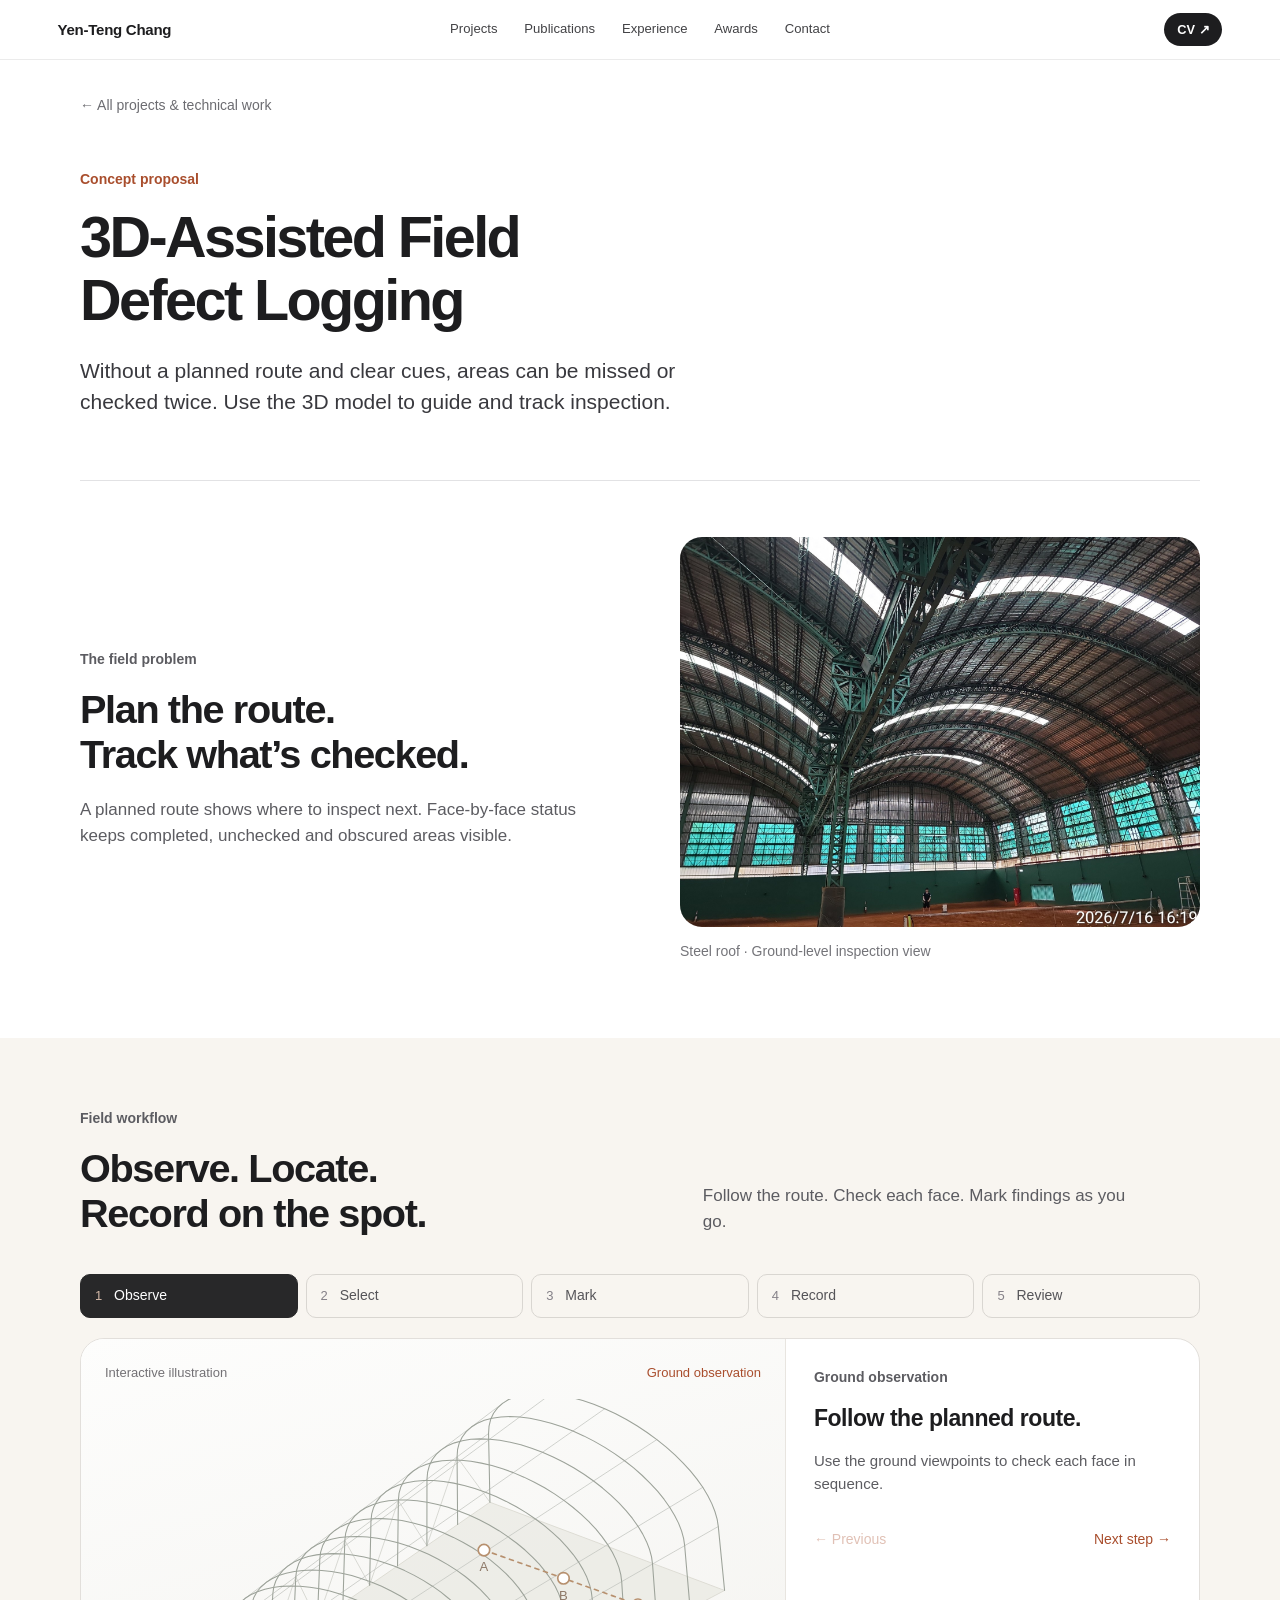
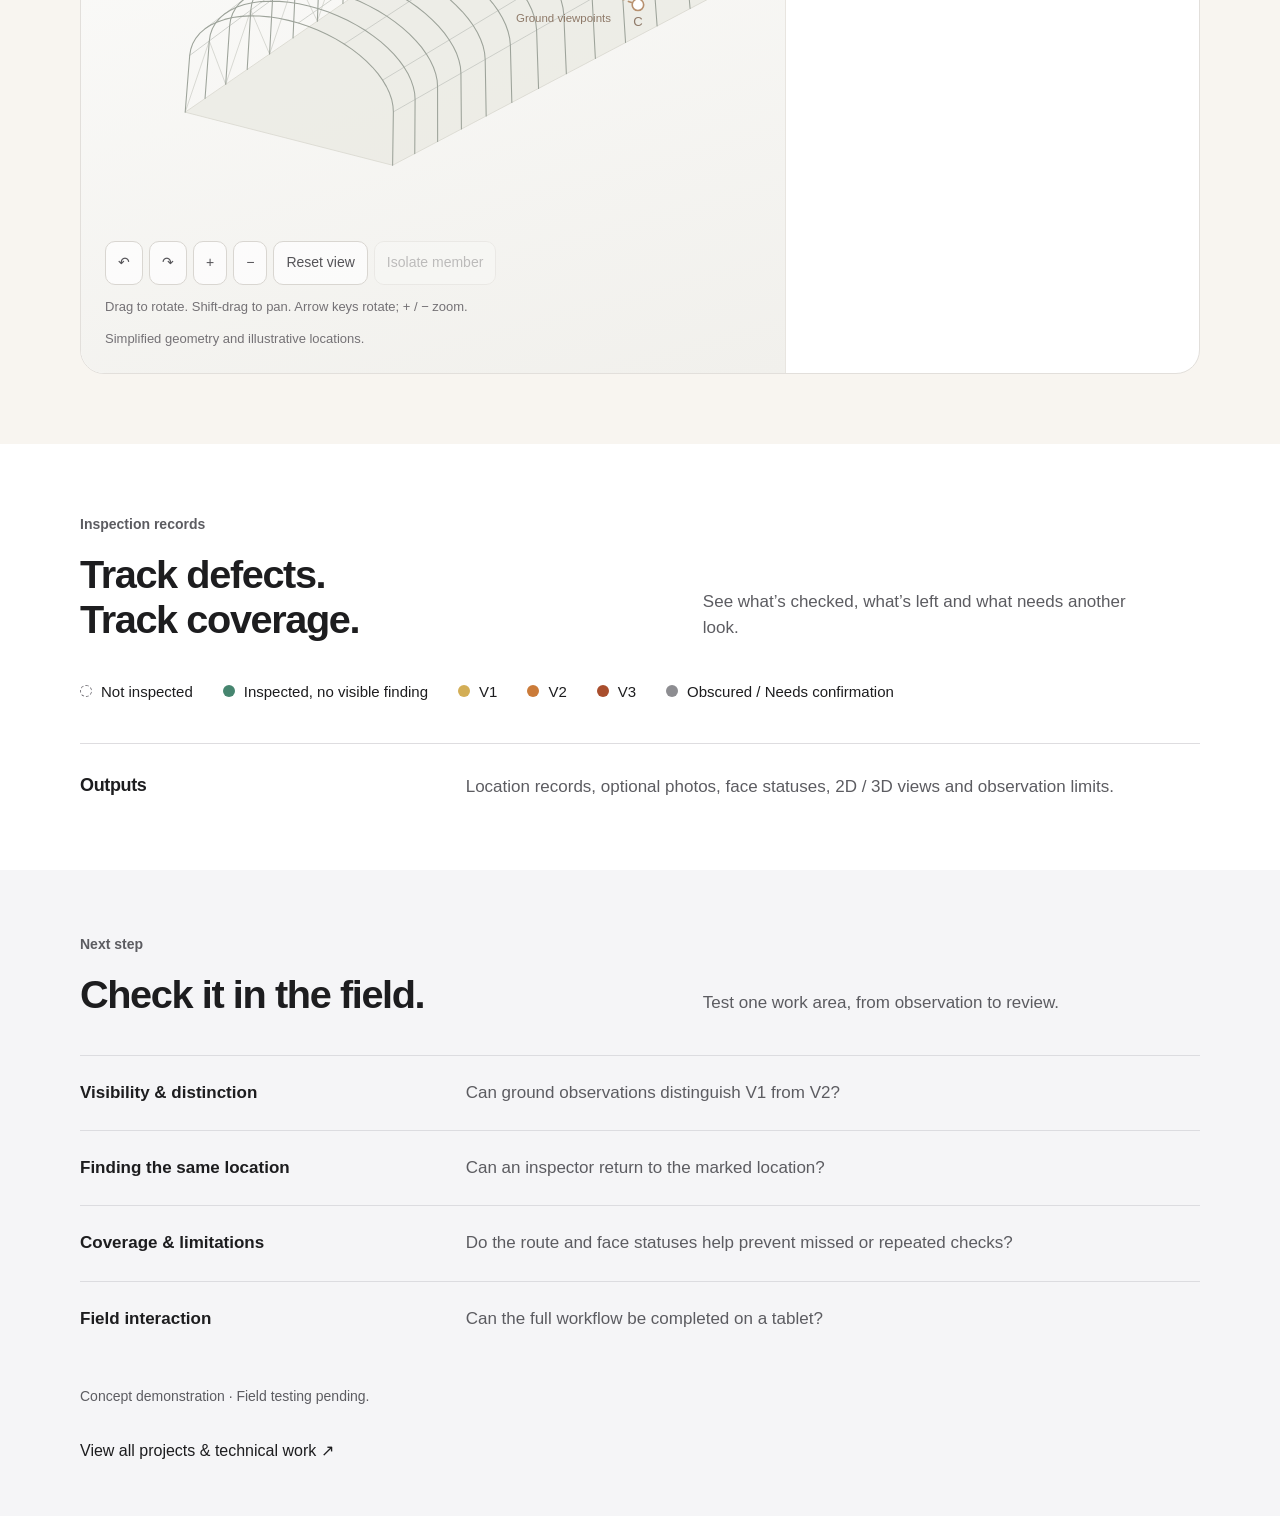
<file: 3d-assisted-field-defect-logging/index.html>
<!doctype html>
<html lang="en">
<head>
  <meta charset="utf-8">
  <meta name="viewport" content="width=device-width, initial-scale=1">
  <meta name="description" content="Guide field inspection with a planned route and clear face statuses to address missed or repeated checks. Concept demonstration; field testing pending.">
  <title>3D-Assisted Field Defect Logging | Yen-Teng Chang</title>
  <link rel="stylesheet" href="/assets/wireframe.css">
  <link rel="stylesheet" href="/assets/styles/3d-assisted-field-defect-logging.css">
  <script src="/assets/scripts/3d-assisted-field-defect-logging.js" defer></script>
</head>
<body class="df-page">
  <a class="skip-link" href="#df-main">Skip to content</a>
  <header class="site-header">
    <a class="site-name" href="/#top">Yen-Teng Chang</a>
    <nav class="desktop-nav" aria-label="Primary navigation">
      <a href="/#projects">Projects</a><a href="/#publications">Publications</a><a href="/#experience">Experience</a><a href="/#awards">Awards</a><a href="/#contact">Contact</a>
    </nav>
    <a class="header-cv" href="/#cv">CV <span aria-hidden="true">↗</span></a>
    <details class="mobile-menu"><summary aria-label="Open navigation">Menu</summary><nav aria-label="Mobile navigation"><a href="/#projects">Projects</a><a href="/#publications">Publications</a><a href="/#experience">Experience</a><a href="/#awards">Awards</a><a href="/#contact">Contact</a></nav></details>
  </header>
  <main id="df-main">
    <section class="df-shell df-hero" aria-labelledby="df-title">
      <a class="df-back" href="/#all-projects">← All projects &amp; technical work</a>
      <p class="df-kicker df-proposal">Concept proposal</p>
      <h1 id="df-title">3D-Assisted Field<br>Defect Logging</h1>
      <p class="df-lead">Without a planned route and clear cues, areas can be missed or checked twice. Use the 3D model to guide and track inspection.</p>
    </section>

    <section class="df-shell df-problem" aria-labelledby="df-problem-title">
      <div class="df-problem-copy">
        <p class="df-kicker">The field problem</p>
        <h2 id="df-problem-title">Plan the route.<br>Track what’s checked.</h2>
        <p>A planned route shows where to inspect next. Face-by-face status keeps completed, unchecked and obscured areas visible.</p>
      </div>
      <figure class="df-field-figure">
        <div class="df-field-photo"><img src="/assets/images/3d-assisted-field-defect-logging/field-context.jpg" width="1800" height="1350" alt="Repeated arched steel roof members above an indoor tennis court, viewed from the ground." decoding="async"></div>
        <figcaption>Steel roof · Ground-level inspection view</figcaption>
      </figure>
    </section>

    <section class="df-workflow" id="df-workflow" aria-labelledby="df-workflow-title">
      <div class="df-shell">
        <div class="df-heading-row"><div><p class="df-kicker">Field workflow</p><h2 id="df-workflow-title">Observe. Locate.<br>Record on the spot.</h2></div><p>Follow the route. Check each face. Mark findings as you go.</p></div>
        <div class="df-steps df-interactive" role="group" aria-label="Explore the field workflow illustration">
          <button type="button" data-df-step="0" aria-pressed="true"><span>1</span> Observe</button>
          <button type="button" data-df-step="1" aria-pressed="false"><span>2</span> Select</button>
          <button type="button" data-df-step="2" aria-pressed="false"><span>3</span> Mark</button>
          <button type="button" data-df-step="3" aria-pressed="false"><span>4</span> Record</button>
          <button type="button" data-df-step="4" aria-pressed="false"><span>5</span> Review</button>
        </div>
        <div class="df-stage">
          <div class="df-model-column">
            <div class="df-model-top"><span>Interactive illustration</span><span class="df-model-selection" data-df-selection>R02 · South face</span></div>
            <div class="df-model" data-df-model><img src="/assets/visuals/3d-assisted-field-defect-logging/model-review.svg" width="800" height="520" alt="Simplified arched structural model with a highlighted rib, an illustrative V2 marker and ground observation route."></div>
            <div class="df-model-tools df-interactive" role="group" aria-label="Model view controls">
              <button type="button" data-df-view="left" aria-label="Rotate model left">↶</button><button type="button" data-df-view="right" aria-label="Rotate model right">↷</button>
              <button type="button" data-df-view="in" aria-label="Zoom in">+</button><button type="button" data-df-view="out" aria-label="Zoom out">−</button>
              <button type="button" data-df-view="reset">Reset view</button><button type="button" data-df-isolate aria-pressed="false">Isolate member</button>
            </div>
            <p class="df-model-hint df-interactive">Drag to rotate. Shift-drag to pan. Arrow keys rotate; + / − zoom.</p>
            <p class="df-model-caption">Simplified geometry and illustrative locations.</p>
          </div>
          <div class="df-stage-copy">
            <p class="df-kicker" data-df-step-label>Example record</p>
            <h3 data-df-step-title>Review before moving on.</h3>
            <p data-df-step-copy>See which faces are checked, unchecked or obscured before moving on.</p>
            <div class="df-example-controls df-interactive">
              <label>Component <select data-df-component><option value="1">R01</option><option value="2" selected>R02</option><option value="3">R03</option></select></label>
              <label>Inspection face <select data-df-face><option>South face</option><option>North face</option></select></label>
              <label>Section <select data-df-section><option value="upper">Upper section</option><option value="middle" selected>Middle section</option><option value="lower">Lower section</option></select></label>
            </div>
            <div class="df-record" data-df-record>
              <div class="df-record-header"><span>Example record</span><span data-df-category-label>V2</span></div>
              <dl><div><dt>Location</dt><dd data-df-location>R02 · South face · Middle section</dd></div><div><dt>Photo</dt><dd>Optional clear photo</dd></div><div><dt>Notes</dt><dd>Text or voice</dd></div><div><dt>Observation limits</dt><dd>Visibility or image limits</dd></div></dl>
              <div class="df-categories df-interactive" role="group" aria-label="Example visual category"><button type="button" data-df-grade-choice="V1" aria-pressed="false">V1</button><button type="button" data-df-grade-choice="V2" aria-pressed="true">V2</button><button type="button" data-df-grade-choice="V3" aria-pressed="false">V3</button></div>
              <button type="button" class="df-marker-toggle df-interactive" data-df-marker>Remove example marker</button>
            </div>
            <p class="df-small" data-df-criteria>V1–V3: visual categories; criteria pending.</p>
            <div class="df-step-navigation df-interactive"><button type="button" data-df-previous>← Previous</button><button type="button" data-df-next>Next step →</button></div>
            <p class="df-sr-only" data-df-announcement aria-live="polite" aria-atomic="true"></p>
          </div>
        </div>
        <ol class="df-static-steps">
          <li><strong>Observe each face.</strong> Follow the planned route and check each face.</li>
          <li><strong>Select the component.</strong> Identify the member and face, isolating it if needed.</li>
          <li><strong>Mark the location.</strong> Select a section, then place or revise the marker.</li>
          <li><strong>Record the observation.</strong> Choose V1–V3 and add optional photos or notes.</li>
          <li><strong>Review face status.</strong> Check completed, unchecked and obscured areas before moving on.</li>
        </ol>
      </div>
    </section>

    <section class="df-shell df-records" aria-labelledby="df-records-title">
      <div class="df-heading-row"><div><p class="df-kicker">Inspection records</p><h2 id="df-records-title">Track defects.<br>Track coverage.</h2></div><p>See what’s checked, what’s left and what needs another look.</p></div>
      <ul class="df-status-list" aria-label="Inspection face statuses">
        <li><span class="df-dot df-dot-open"></span>Not inspected</li><li><span class="df-dot df-dot-clear"></span>Inspected, no visible finding</li><li><span class="df-dot df-dot-v1"></span>V1</li><li><span class="df-dot df-dot-v2"></span>V2</li><li><span class="df-dot df-dot-v3"></span>V3</li><li><span class="df-dot df-dot-limited"></span>Obscured / Needs confirmation</li>
      </ul>
      <div class="df-output-row"><h3>Outputs</h3><p>Location records, optional photos, face statuses, 2D / 3D views and observation limits.</p></div>
    </section>

    <section class="df-validation" aria-labelledby="df-validation-title"><div class="df-shell">
      <div class="df-heading-row"><div><p class="df-kicker">Next step</p><h2 id="df-validation-title">Check it in the field.</h2></div><p>Test one work area, from observation to review.</p></div>
      <dl class="df-questions">
        <div><dt>Visibility &amp; distinction</dt><dd>Can ground observations distinguish V1 from V2?</dd></div>
        <div><dt>Finding the same location</dt><dd>Can an inspector return to the marked location?</dd></div>
        <div><dt>Coverage &amp; limitations</dt><dd>Do the route and face statuses help prevent missed or repeated checks?</dd></div>
        <div><dt>Field interaction</dt><dd>Can the full workflow be completed on a tablet?</dd></div>
      </dl>
      <p class="df-source-note">Concept demonstration · Field testing pending.</p>
      <a class="df-return" href="/#all-projects">View all projects &amp; technical work <span aria-hidden="true">↗</span></a>
    </div></section>
  </main>
</body>
</html>
</file>
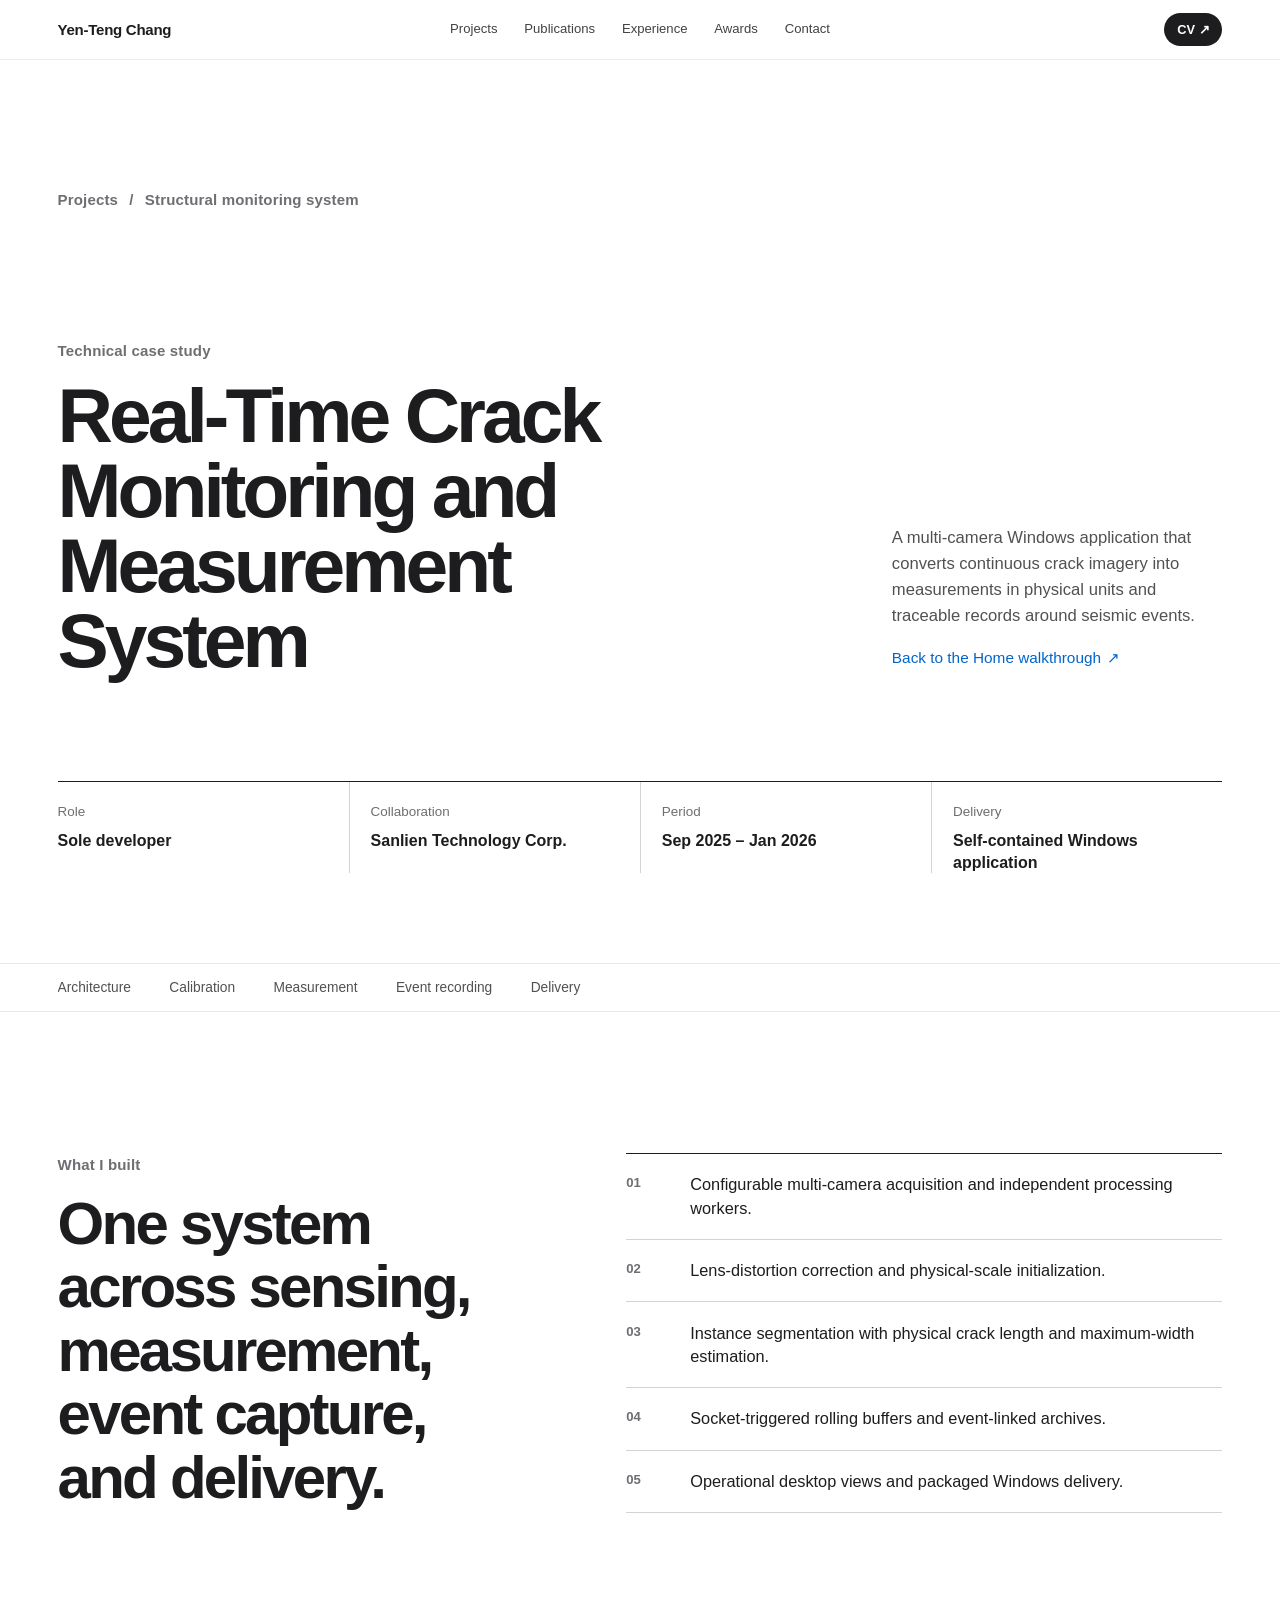
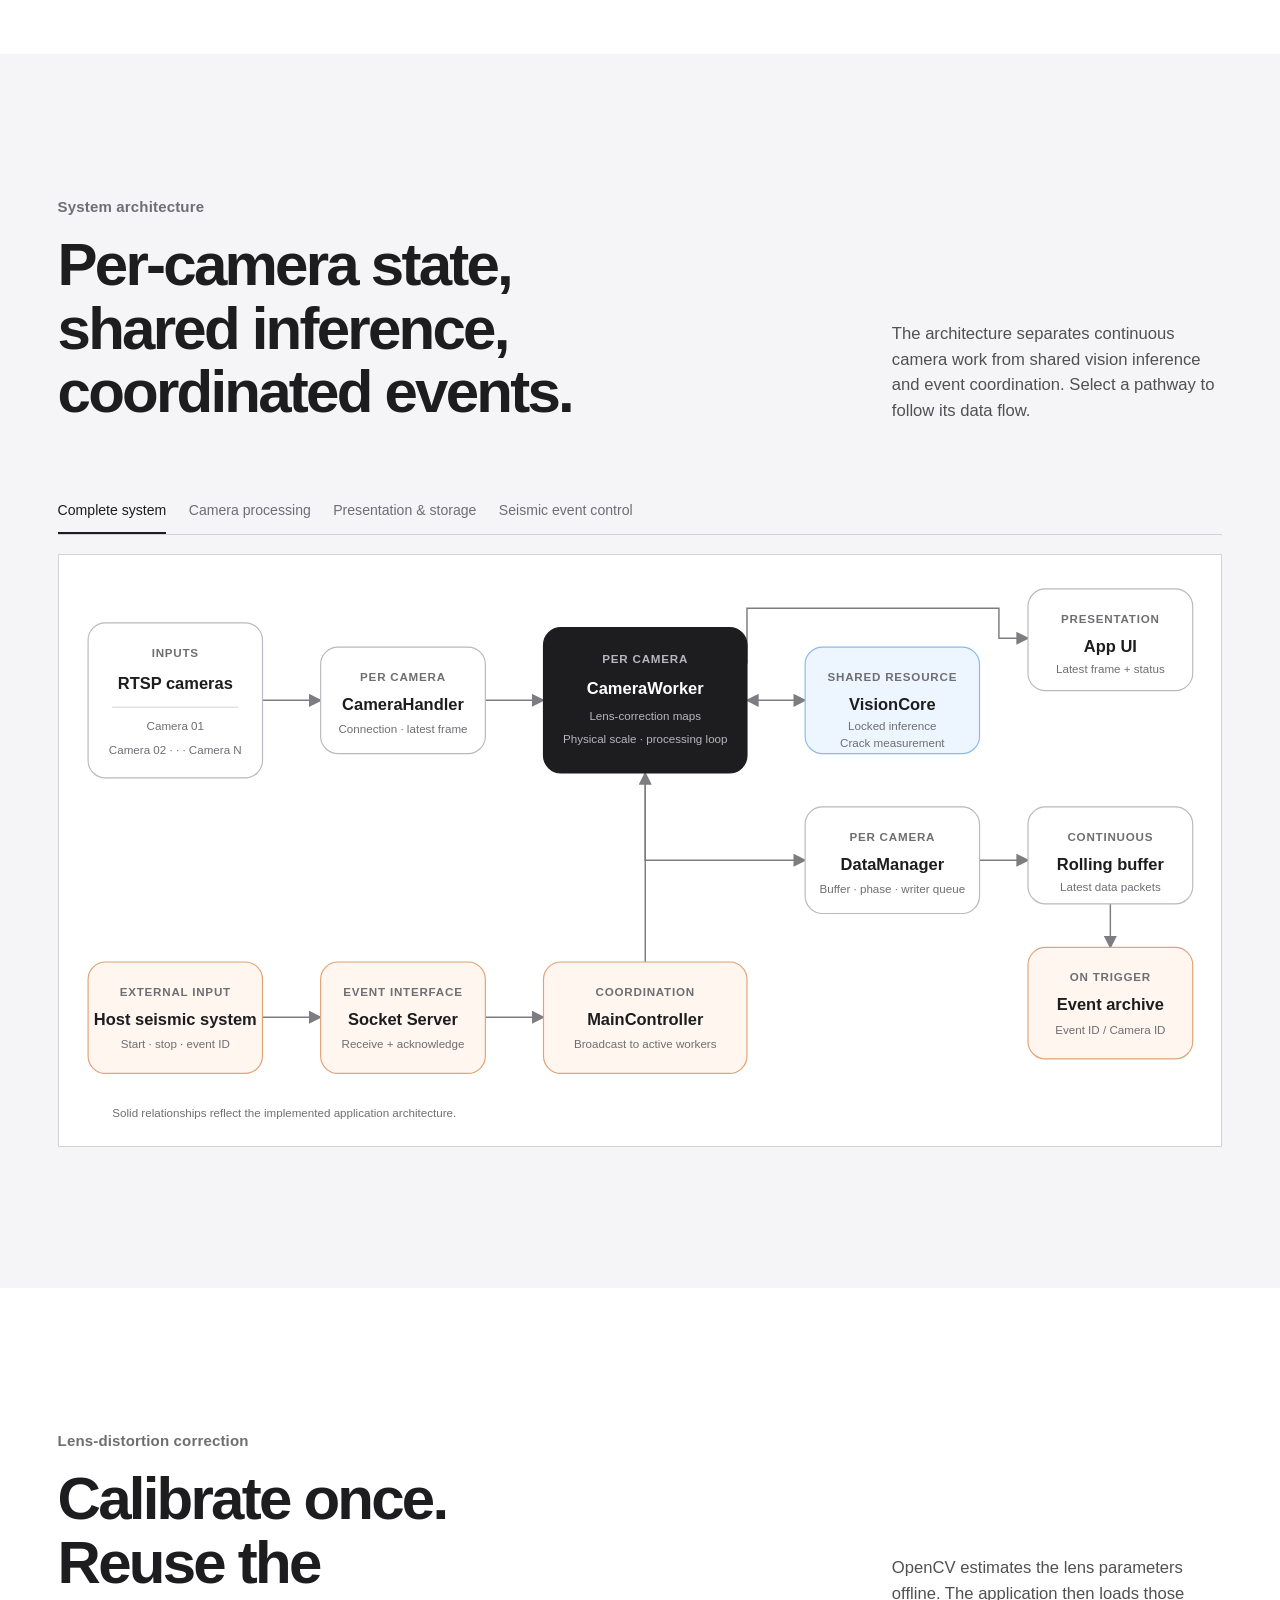
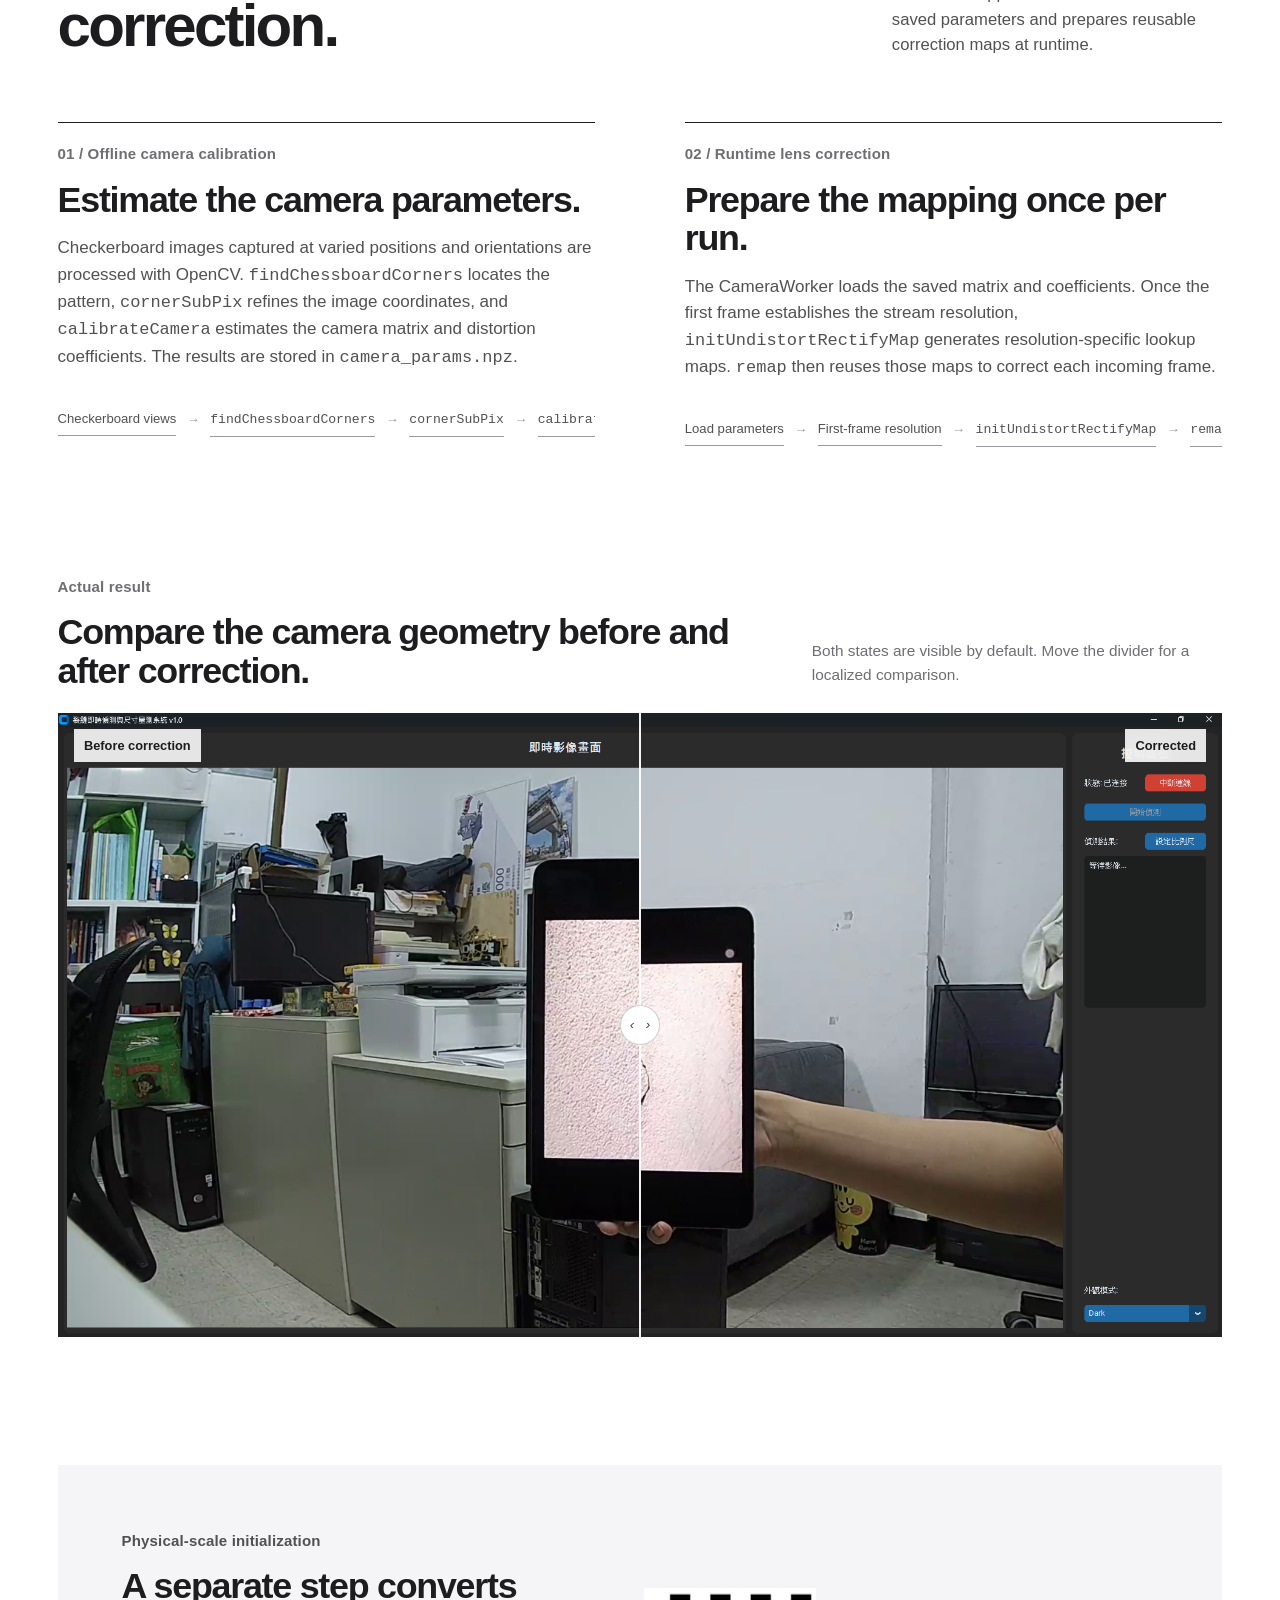
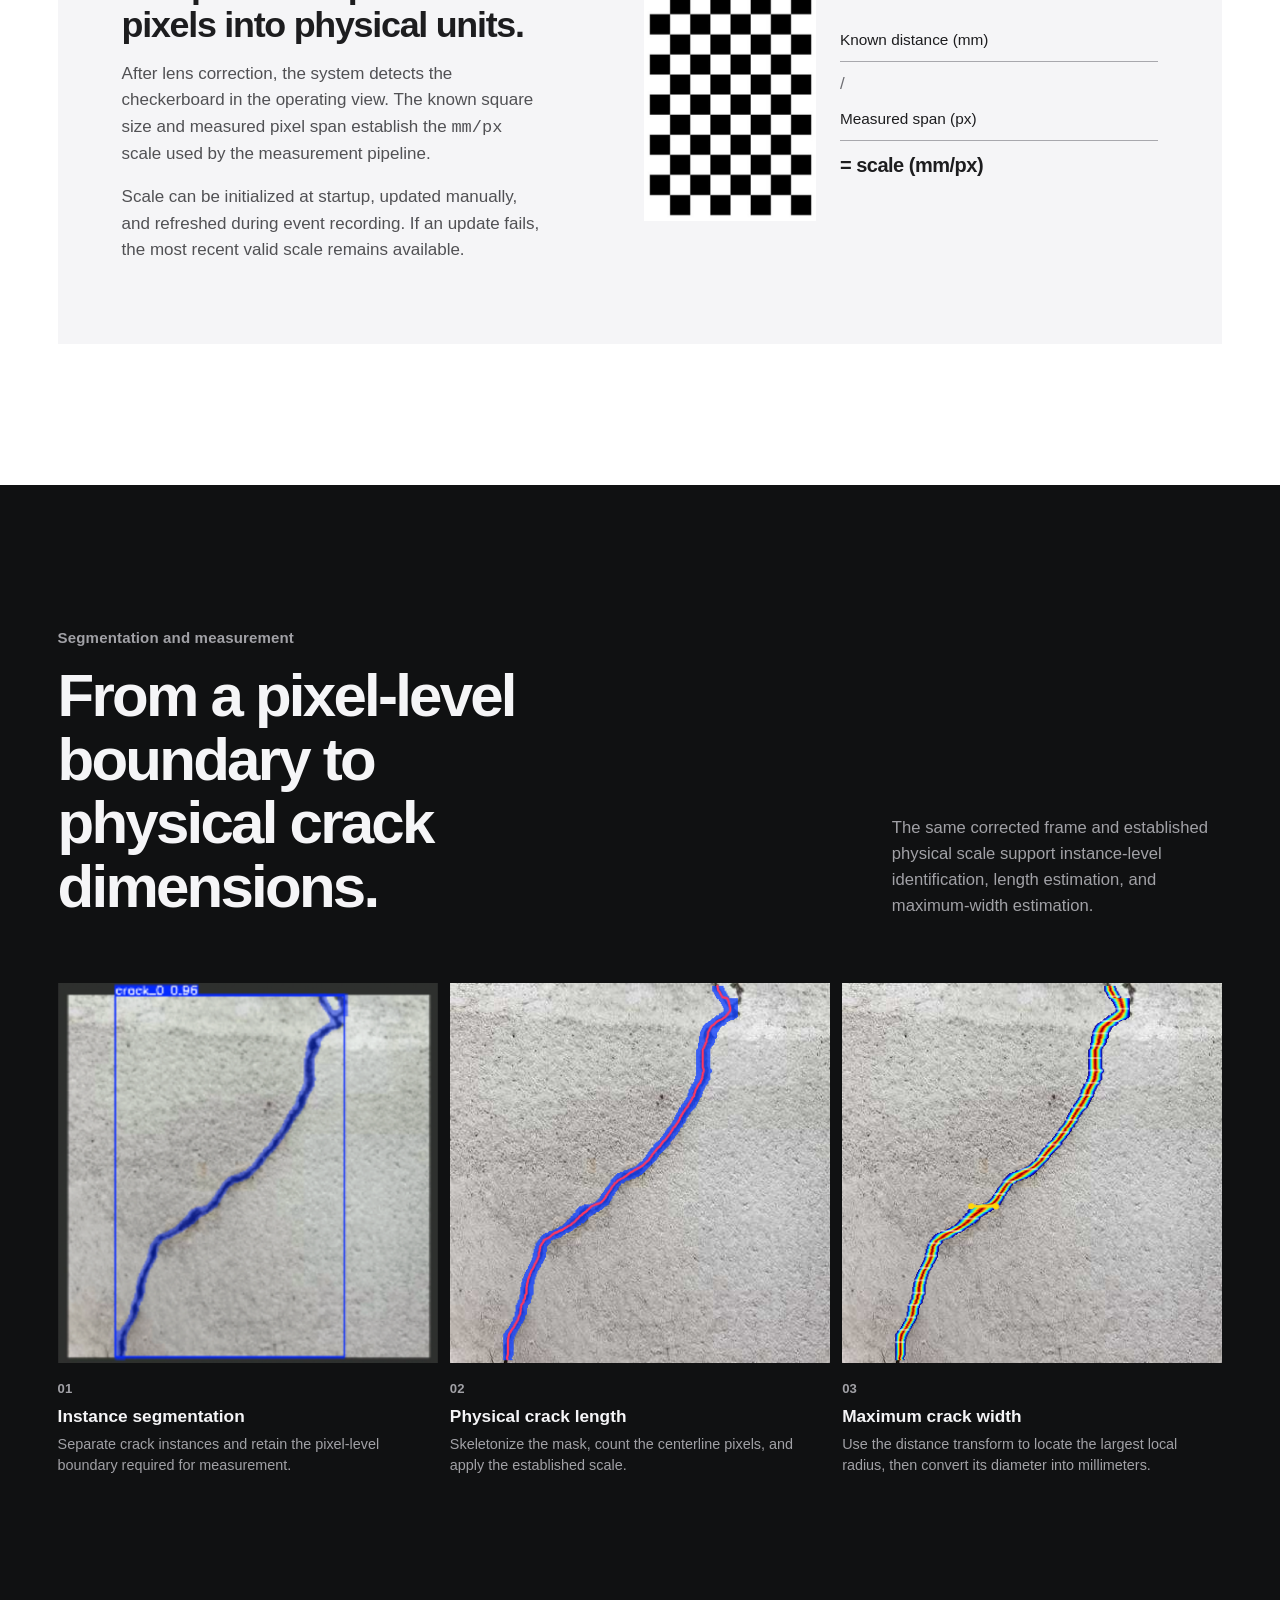
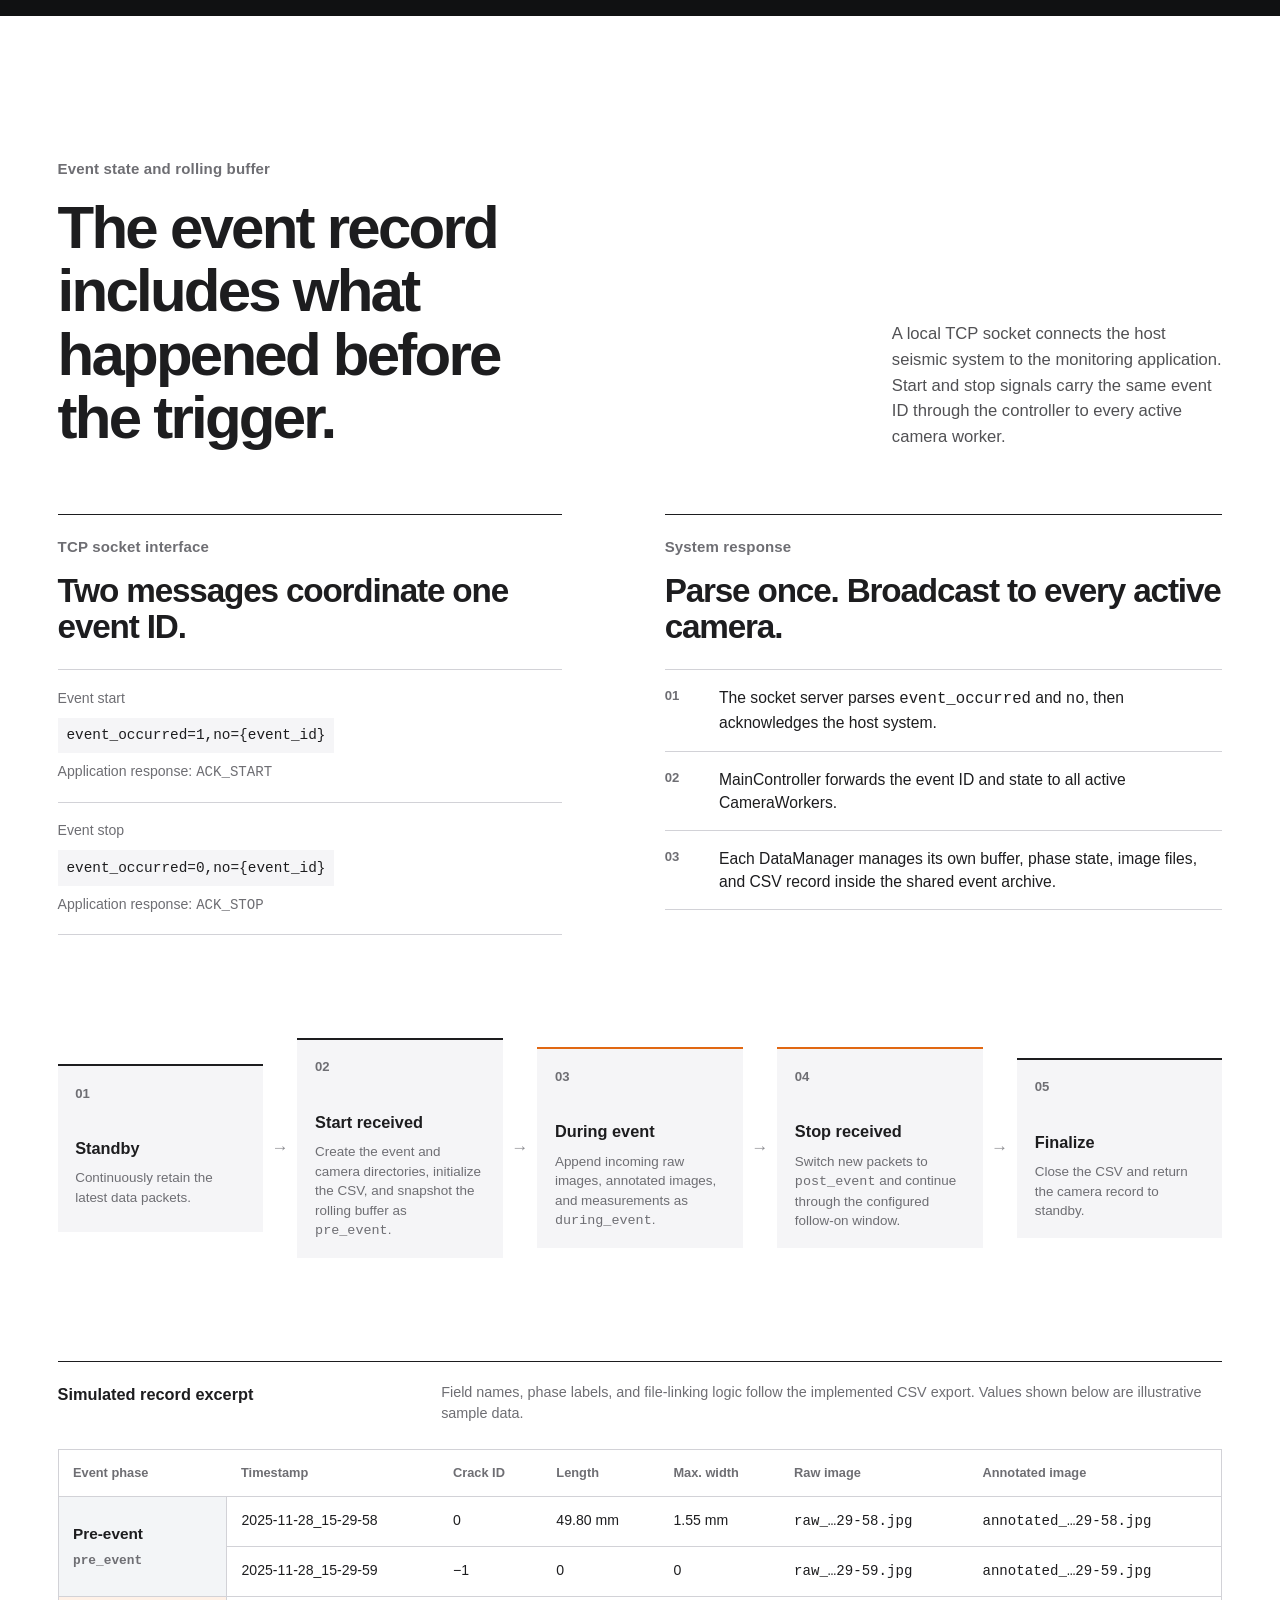
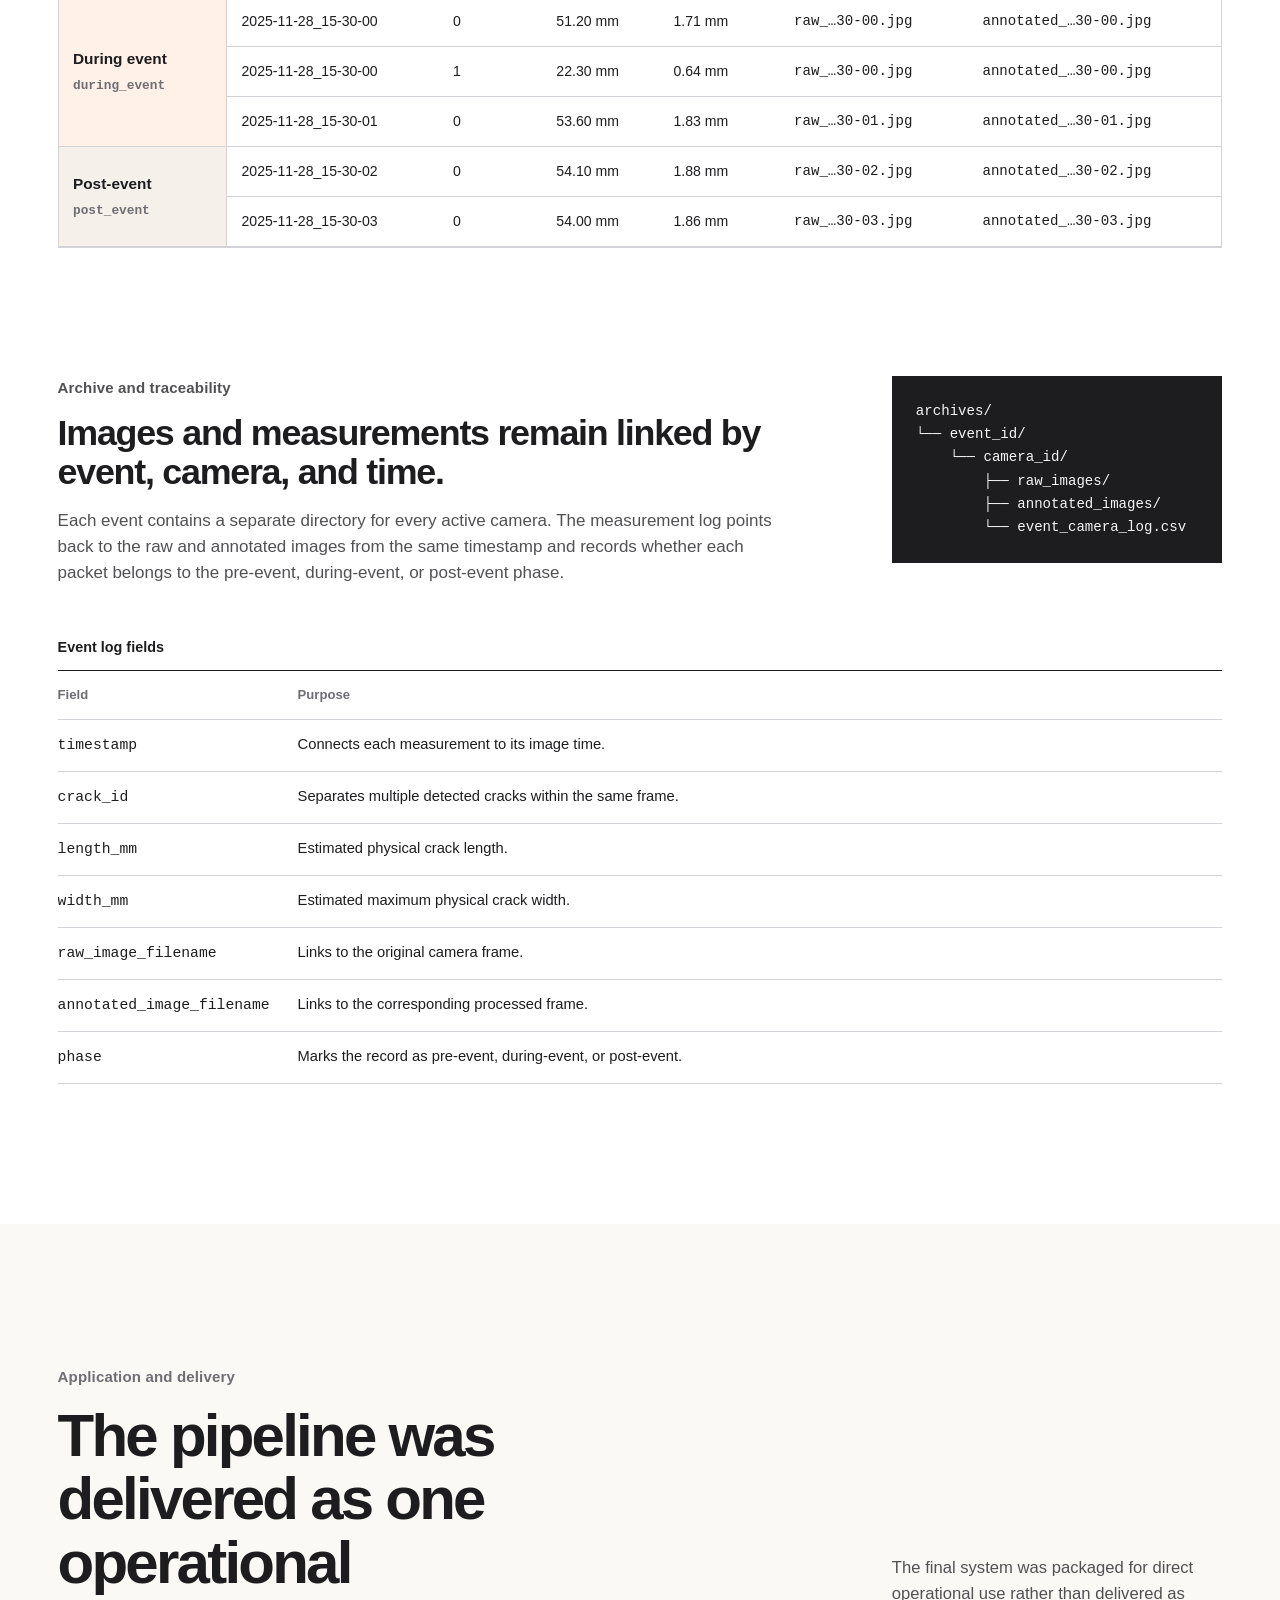
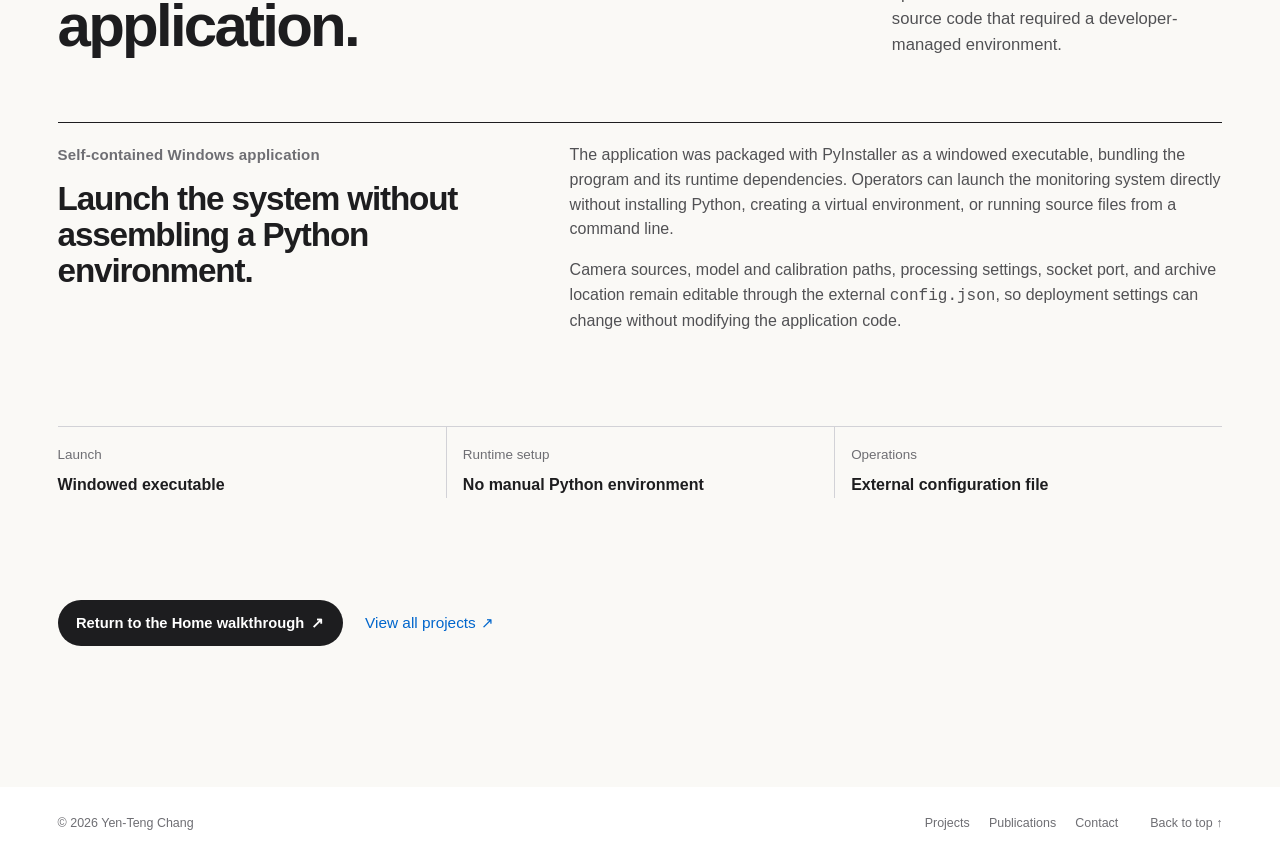
<file: crack-monitoring/index.html>
<!doctype html>
<html lang="en">
<head>
  <meta charset="utf-8">
  <meta name="viewport" content="width=device-width, initial-scale=1">
  <meta name="description" content="Technical case study of Yen-Teng Chang's real-time multi-camera crack monitoring and measurement system for Sanlien Technology Corp.">
  <title>Real-Time Crack Monitoring and Measurement System | Yen-Teng Chang</title>
  <link rel="stylesheet" href="/assets/wireframe.css">
  <link rel="stylesheet" href="/assets/crack-detail.css?v=20260906a">
</head>
<body class="detail-page">
  <a class="skip-link" href="#main-content">Skip to content</a>

  <header class="site-header">
    <a class="site-name" href="/#top">Yen-Teng Chang</a>
    <nav class="desktop-nav" aria-label="Primary navigation">
      <a href="/#projects">Projects</a>
      <a href="/#publications">Publications</a>
      <a href="/#experience">Experience</a>
      <a href="/#awards">Awards</a>
      <a href="/#contact">Contact</a>
    </nav>
    <a class="header-cv" href="/#cv">CV <span aria-hidden="true">↗</span></a>
    <details class="mobile-menu">
      <summary aria-label="Open navigation">Menu</summary>
      <nav aria-label="Mobile navigation">
        <a href="/#projects">Projects</a>
        <a href="/#publications">Publications</a>
        <a href="/#experience">Experience</a>
        <a href="/#awards">Awards</a>
        <a href="/#contact">Contact</a>
      </nav>
    </details>
  </header>

  <main id="main-content">
    <section class="detail-hero" id="top" aria-labelledby="project-title">
      <div class="detail-shell">
        <p class="detail-breadcrumb"><a href="/#projects">Projects</a><span aria-hidden="true">/</span> Structural monitoring system</p>
        <div class="detail-hero-grid">
          <div>
            <p class="detail-kicker">Technical case study</p>
            <h1 id="project-title">Real-Time Crack Monitoring and Measurement System</h1>
          </div>
          <div class="detail-introduction">
            <p>A multi-camera Windows application that converts continuous crack imagery into measurements in physical units and traceable records around seismic events.</p>
            <a class="detail-text-link" href="/#crack-monitoring">Back to the Home walkthrough <span aria-hidden="true">↗</span></a>
          </div>
        </div>
        <dl class="project-facts" aria-label="Project facts">
          <div><dt>Role</dt><dd>Sole developer</dd></div>
          <div><dt>Collaboration</dt><dd>Sanlien Technology Corp.</dd></div>
          <div><dt>Period</dt><dd>Sep 2025 – Jan 2026</dd></div>
          <div><dt>Delivery</dt><dd>Self-contained Windows application</dd></div>
        </dl>
      </div>
    </section>

    <nav class="detail-section-nav" aria-label="Case study sections">
      <div class="detail-shell">
        <a href="#architecture">Architecture</a>
        <a href="#calibration">Calibration</a>
        <a href="#measurement">Measurement</a>
        <a href="#event-recording">Event recording</a>
        <a href="#delivery">Delivery</a>
      </div>
    </nav>

    <section class="detail-overview detail-shell" aria-labelledby="overview-title">
      <div class="detail-section-heading">
        <p class="detail-kicker">What I built</p>
        <h2 id="overview-title">One system across sensing, measurement, event capture, and delivery.</h2>
      </div>
      <ol class="build-list">
        <li><span>01</span><p>Configurable multi-camera acquisition and independent processing workers.</p></li>
        <li><span>02</span><p>Lens-distortion correction and physical-scale initialization.</p></li>
        <li><span>03</span><p>Instance segmentation with physical crack length and maximum-width estimation.</p></li>
        <li><span>04</span><p>Socket-triggered rolling buffers and event-linked archives.</p></li>
        <li><span>05</span><p>Operational desktop views and packaged Windows delivery.</p></li>
      </ol>
    </section>

    <section class="architecture-section" id="architecture" aria-labelledby="architecture-title">
      <div class="detail-shell">
        <div class="detail-heading-row">
          <div class="detail-section-heading">
            <p class="detail-kicker">System architecture</p>
            <h2 id="architecture-title">Per-camera state, shared inference, coordinated events.</h2>
          </div>
          <p>The architecture separates continuous camera work from shared vision inference and event coordination. Select a pathway to follow its data flow.</p>
        </div>
        <div class="architecture-controls" role="group" aria-label="Highlight an architecture pathway">
          <button type="button" class="is-active" data-architecture-filter="all" aria-pressed="true">Complete system</button>
          <button type="button" data-architecture-filter="camera" aria-pressed="false">Camera processing</button>
          <button type="button" data-architecture-filter="output" aria-pressed="false">Presentation &amp; storage</button>
          <button type="button" data-architecture-filter="event" aria-pressed="false">Seismic event control</button>
        </div>
        <div class="architecture-scroll" tabindex="0" aria-label="Scrollable system architecture diagram">
          <svg class="architecture-map" viewBox="0 0 1200 610" role="img" aria-labelledby="architecture-svg-title architecture-svg-desc">
            <title id="architecture-svg-title">Crack monitoring system architecture</title>
            <desc id="architecture-svg-desc">Configurable RTSP cameras feed per-camera handlers and workers. Workers share one locked vision core, update the application interface, and pass images and measurements to per-camera data managers. A host seismic system sends start, stop, and event identifiers through a socket server and the main controller to all active workers.</desc>
            <defs>
              <marker id="arrow" markerWidth="9" markerHeight="9" refX="8" refY="4.5" orient="auto" markerUnits="strokeWidth"><path d="M0,0 L9,4.5 L0,9 z"></path></marker>
              <marker id="arrow-start" markerWidth="9" markerHeight="9" refX="1" refY="4.5" orient="auto" markerUnits="strokeWidth"><path d="M9,0 L0,4.5 L9,9 z"></path></marker>
            </defs>
            <g class="arch-connectors">
              <path data-path-tags="camera" d="M210 150 H270" marker-end="url(#arrow)"></path>
              <path data-path-tags="camera" d="M440 150 H500" marker-end="url(#arrow)"></path>
              <path data-path-tags="camera" d="M710 150 H770" marker-start="url(#arrow-start)" marker-end="url(#arrow)"></path>
              <path data-path-tags="output" d="M710 112 V55 H970 V86 H1000" marker-end="url(#arrow)"></path>
              <path data-path-tags="output event" d="M605 225 V315 H770" marker-end="url(#arrow)"></path>
              <path data-path-tags="output event" d="M950 315 H1000" marker-end="url(#arrow)"></path>
              <path data-path-tags="event" d="M210 477 H270" marker-end="url(#arrow)"></path>
              <path data-path-tags="event" d="M440 477 H500" marker-end="url(#arrow)"></path>
              <path data-path-tags="event" d="M605 420 V225" marker-end="url(#arrow)"></path>
              <path data-path-tags="event" d="M1085 360 V405" marker-end="url(#arrow)"></path>
            </g>
            <g class="arch-node" data-path-tags="camera">
              <rect x="30" y="70" width="180" height="160" rx="18"></rect>
              <text x="120" y="105" class="arch-label">INPUTS</text>
              <text x="120" y="138" class="arch-title">RTSP cameras</text>
              <line x1="55" y1="157" x2="185" y2="157"></line>
              <text x="120" y="181" class="arch-detail">Camera 01</text>
              <text x="120" y="205" class="arch-detail">Camera 02 · · · Camera N</text>
            </g>
            <g class="arch-node" data-path-tags="camera">
              <rect x="270" y="95" width="170" height="110" rx="18"></rect>
              <text x="355" y="130" class="arch-label">PER CAMERA</text>
              <text x="355" y="160" class="arch-title">CameraHandler</text>
              <text x="355" y="184" class="arch-detail">Connection · latest frame</text>
            </g>
            <g class="arch-node arch-node-primary" data-path-tags="camera output event">
              <rect x="500" y="75" width="210" height="150" rx="18"></rect>
              <text x="605" y="111" class="arch-label">PER CAMERA</text>
              <text x="605" y="143" class="arch-title">CameraWorker</text>
              <text x="605" y="170" class="arch-detail">Lens-correction maps</text>
              <text x="605" y="194" class="arch-detail">Physical scale · processing loop</text>
            </g>
            <g class="arch-node arch-node-shared" data-path-tags="camera">
              <rect x="770" y="95" width="180" height="110" rx="18"></rect>
              <text x="860" y="130" class="arch-label">SHARED RESOURCE</text>
              <text x="860" y="160" class="arch-title">VisionCore</text>
              <text x="860" y="181" class="arch-detail">Locked inference</text>
              <text x="860" y="198" class="arch-detail">Crack measurement</text>
            </g>
            <g class="arch-node" data-path-tags="output">
              <rect x="1000" y="35" width="170" height="105" rx="18"></rect>
              <text x="1085" y="70" class="arch-label">PRESENTATION</text>
              <text x="1085" y="100" class="arch-title">App UI</text>
              <text x="1085" y="122" class="arch-detail">Latest frame + status</text>
            </g>
            <g class="arch-node" data-path-tags="output event">
              <rect x="770" y="260" width="180" height="110" rx="18"></rect>
              <text x="860" y="295" class="arch-label">PER CAMERA</text>
              <text x="860" y="325" class="arch-title">DataManager</text>
              <text x="860" y="349" class="arch-detail">Buffer · phase · writer queue</text>
            </g>
            <g class="arch-node" data-path-tags="output event">
              <rect x="1000" y="260" width="170" height="100" rx="18"></rect>
              <text x="1085" y="295" class="arch-label">CONTINUOUS</text>
              <text x="1085" y="325" class="arch-title">Rolling buffer</text>
              <text x="1085" y="347" class="arch-detail">Latest data packets</text>
            </g>
            <g class="arch-node arch-node-event" data-path-tags="event output">
              <rect x="1000" y="405" width="170" height="115" rx="18"></rect>
              <text x="1085" y="440" class="arch-label">ON TRIGGER</text>
              <text x="1085" y="470" class="arch-title">Event archive</text>
              <text x="1085" y="494" class="arch-detail">Event ID / Camera ID</text>
            </g>
            <g class="arch-node arch-node-event" data-path-tags="event">
              <rect x="30" y="420" width="180" height="115" rx="18"></rect>
              <text x="120" y="455" class="arch-label">EXTERNAL INPUT</text>
              <text x="120" y="485" class="arch-title">Host seismic system</text>
              <text x="120" y="509" class="arch-detail">Start · stop · event ID</text>
            </g>
            <g class="arch-node arch-node-event" data-path-tags="event">
              <rect x="270" y="420" width="170" height="115" rx="18"></rect>
              <text x="355" y="455" class="arch-label">EVENT INTERFACE</text>
              <text x="355" y="485" class="arch-title">Socket Server</text>
              <text x="355" y="509" class="arch-detail">Receive + acknowledge</text>
            </g>
            <g class="arch-node arch-node-event" data-path-tags="event">
              <rect x="500" y="420" width="210" height="115" rx="18"></rect>
              <text x="605" y="455" class="arch-label">COORDINATION</text>
              <text x="605" y="485" class="arch-title">MainController</text>
              <text x="605" y="509" class="arch-detail">Broadcast to active workers</text>
            </g>
            <text x="55" y="580" class="arch-caption">Solid relationships reflect the implemented application architecture.</text>
          </svg>
        </div>
        <p class="architecture-hint" aria-hidden="true">On smaller screens, swipe horizontally to inspect the complete diagram.</p>
      </div>
    </section>

    <section class="calibration-section" id="calibration" aria-labelledby="calibration-title">
      <div class="detail-shell">
        <div class="detail-heading-row">
          <div class="detail-section-heading">
            <p class="detail-kicker">Lens-distortion correction</p>
            <h2 id="calibration-title">Calibrate once. Reuse the correction.</h2>
          </div>
          <p>OpenCV estimates the lens parameters offline. The application then loads those saved parameters and prepares reusable correction maps at runtime.</p>
        </div>
        <div class="calibration-process" aria-label="Camera calibration and runtime correction process">
          <article>
            <p class="process-index">01 / Offline camera calibration</p>
            <h3>Estimate the camera parameters.</h3>
            <p>Checkerboard images captured at varied positions and orientations are processed with OpenCV. <code>findChessboardCorners</code> locates the pattern, <code>cornerSubPix</code> refines the image coordinates, and <code>calibrateCamera</code> estimates the camera matrix and distortion coefficients. The results are stored in <code>camera_params.npz</code>.</p>
            <div class="process-flow" aria-label="Checkerboard views through OpenCV corner detection and camera calibration to a saved parameter file">
              <span>Checkerboard views</span><b aria-hidden="true">→</b><span><code>findChessboardCorners</code></span><b aria-hidden="true">→</b><span><code>cornerSubPix</code></span><b aria-hidden="true">→</b><span><code>calibrateCamera</code></span><b aria-hidden="true">→</b><span><code>camera_params.npz</code></span>
            </div>
          </article>
          <article>
            <p class="process-index">02 / Runtime lens correction</p>
            <h3>Prepare the mapping once per run.</h3>
            <p>The CameraWorker loads the saved matrix and coefficients. Once the first frame establishes the stream resolution, <code>initUndistortRectifyMap</code> generates resolution-specific lookup maps. <code>remap</code> then reuses those maps to correct each incoming frame.</p>
            <div class="process-flow" aria-label="Load parameters to first frame resolution to remap tables to corrected frames">
              <span>Load parameters</span><b aria-hidden="true">→</b><span>First-frame resolution</span><b aria-hidden="true">→</b><span><code>initUndistortRectifyMap</code></span><b aria-hidden="true">→</b><span><code>remap</code> every frame</span>
            </div>
          </article>
        </div>
        <div class="comparison-heading">
          <div><p class="detail-kicker">Actual result</p><h3>Compare the camera geometry before and after correction.</h3></div>
          <p>Both states are visible by default. Move the divider for a localized comparison.</p>
        </div>
        <figure class="lens-comparison" data-lens-comparison style="--split: 50%;">
          <img class="lens-before" src="/assets/images/crack-monitoring/technical/lens-before.png" alt="Camera image before lens-distortion correction" loading="lazy" decoding="async">
          <div class="lens-after-wrap" aria-hidden="true"><img class="lens-after" src="/assets/images/crack-monitoring/technical/lens-after.png" alt=""></div>
          <span class="comparison-label comparison-label-before">Before correction</span>
          <span class="comparison-label comparison-label-after">Corrected</span>
          <span class="comparison-divider" aria-hidden="true"><i></i></span>
          <input type="range" min="0" max="100" value="50" aria-label="Adjust the lens-correction comparison">
        </figure>
        <div class="physical-scale-block">
          <div>
            <p class="detail-kicker">Physical-scale initialization</p>
            <h3>A separate step converts pixels into physical units.</h3>
            <p>After lens correction, the system detects the checkerboard in the operating view. The known square size and measured pixel span establish the <code>mm/px</code> scale used by the measurement pipeline.</p>
            <p>Scale can be initialized at startup, updated manually, and refreshed during event recording. If an update fails, the most recent valid scale remains available.</p>
          </div>
          <div class="scale-equation" aria-label="Physical-scale calculation">
            <img src="/assets/images/crack-monitoring/checkerboard.jpg" alt="Checkerboard used to establish the physical scale" loading="lazy" decoding="async">
            <div><span>Known distance (mm)</span><b aria-hidden="true">/</b><span>Measured span (px)</span><strong>= scale (mm/px)</strong></div>
          </div>
        </div>
      </div>
    </section>

    <section class="measurement-section" id="measurement" aria-labelledby="measurement-title">
      <div class="detail-shell">
        <div class="detail-heading-row detail-heading-row-dark">
          <div class="detail-section-heading">
            <p class="detail-kicker">Segmentation and measurement</p>
            <h2 id="measurement-title">From a pixel-level boundary to physical crack dimensions.</h2>
          </div>
          <p>The same corrected frame and established physical scale support instance-level identification, length estimation, and maximum-width estimation.</p>
        </div>
        <div class="measurement-visuals" aria-label="Three stages of the crack measurement method">
          <figure>
            <div class="measurement-image"><img src="/assets/images/crack-monitoring/segmentation-reference.png" alt="Actual instance-segmentation result with crack mask, bounding box, class, and confidence" loading="lazy" decoding="async"></div>
            <figcaption><span>01</span><strong>Instance segmentation</strong><small>Separate crack instances and retain the pixel-level boundary required for measurement.</small></figcaption>
          </figure>
          <figure>
            <div class="measurement-image measurement-layered">
              <img src="/assets/images/crack-monitoring/crack-primary.jpg" alt="Crack image with a source-derived mask and centerline visualization" loading="lazy" decoding="async">
              <canvas width="400" height="400" data-technical-layer="mask" aria-hidden="true"></canvas>
              <canvas width="400" height="400" data-technical-layer="skeleton" aria-hidden="true"></canvas>
            </div>
            <figcaption><span>02</span><strong>Physical crack length</strong><small>Skeletonize the mask, count the centerline pixels, and apply the established scale.</small></figcaption>
          </figure>
          <figure>
            <div class="measurement-image measurement-layered">
              <img src="/assets/images/crack-monitoring/crack-primary.jpg" alt="Crack image with a source-derived distance-transform and maximum-width visualization" loading="lazy" decoding="async">
              <canvas width="400" height="400" data-technical-layer="distance" aria-hidden="true"></canvas>
              <canvas width="400" height="400" data-technical-layer="scan" aria-hidden="true"></canvas>
              <canvas width="400" height="400" data-technical-layer="maximum" aria-hidden="true"></canvas>
            </div>
            <figcaption><span>03</span><strong>Maximum crack width</strong><small>Use the distance transform to locate the largest local radius, then convert its diameter into millimeters.</small></figcaption>
          </figure>
        </div>
      </div>
    </section>

    <section class="event-section" id="event-recording" aria-labelledby="event-title">
      <div class="detail-shell">
        <div class="detail-heading-row">
          <div class="detail-section-heading">
            <p class="detail-kicker">Event state and rolling buffer</p>
            <h2 id="event-title">The event record includes what happened before the trigger.</h2>
          </div>
          <p>A local TCP socket connects the host seismic system to the monitoring application. Start and stop signals carry the same event ID through the controller to every active camera worker.</p>
        </div>
        <div class="event-interface">
          <article class="socket-contract">
            <p class="process-index">TCP socket interface</p>
            <h3>Two messages coordinate one event ID.</h3>
            <div class="socket-messages">
              <div>
                <span>Event start</span>
                <code>event_occurred=1,no={event_id}</code>
                <small>Application response: <code>ACK_START</code></small>
              </div>
              <div>
                <span>Event stop</span>
                <code>event_occurred=0,no={event_id}</code>
                <small>Application response: <code>ACK_STOP</code></small>
              </div>
            </div>
          </article>
          <article class="event-dispatch">
            <p class="process-index">System response</p>
            <h3>Parse once. Broadcast to every active camera.</h3>
            <ol>
              <li><span>01</span><p>The socket server parses <code>event_occurred</code> and <code>no</code>, then acknowledges the host system.</p></li>
              <li><span>02</span><p>MainController forwards the event ID and state to all active CameraWorkers.</p></li>
              <li><span>03</span><p>Each DataManager manages its own buffer, phase state, image files, and CSV record inside the shared event archive.</p></li>
            </ol>
          </article>
        </div>
        <div class="event-state-flow" aria-label="Event recording state sequence">
          <article><span>01</span><strong>Standby</strong><small>Continuously retain the latest data packets.</small></article>
          <i aria-hidden="true">→</i>
          <article><span>02</span><strong>Start received</strong><small>Create the event and camera directories, initialize the CSV, and snapshot the rolling buffer as <code>pre_event</code>.</small></article>
          <i aria-hidden="true">→</i>
          <article><span>03</span><strong>During event</strong><small>Append incoming raw images, annotated images, and measurements as <code>during_event</code>.</small></article>
          <i aria-hidden="true">→</i>
          <article><span>04</span><strong>Stop received</strong><small>Switch new packets to <code>post_event</code> and continue through the configured follow-on window.</small></article>
          <i aria-hidden="true">→</i>
          <article><span>05</span><strong>Finalize</strong><small>Close the CSV and return the camera record to standby.</small></article>
        </div>
        <figure class="event-data-figure" data-event-data-figure hidden>
          <figcaption>
            <span>Illustrative event histories</span>
            <small><strong>Simulated demonstration.</strong> The trajectories illustrate how the implemented event-log structure can organize crack measurements over time; they are not measurements from an experimental earthquake response.</small>
          </figcaption>
          <p class="event-chart-hint" aria-hidden="true">Swipe horizontally to follow the complete event history.</p>
          <div class="event-chart-scroll" tabindex="0" aria-label="Horizontally scrollable simulated crack measurement histories">
            <svg class="event-data-chart" viewBox="0 0 1160 660" role="img" aria-labelledby="event-chart-title event-chart-description">
              <title id="event-chart-title">Simulated crack length and maximum crack width histories around a seismic event</title>
              <desc id="event-chart-description">Two synchronized line charts share an event-relative time axis. Both are divided into pre-event, during-event, and post-event phases. Values are simulated to explain the implemented record structure and are not experimental results.</desc>

              <g class="event-phase-bands" aria-hidden="true">
                <rect class="event-phase-band event-phase-pre" x="130" y="112" width="285" height="460"></rect>
                <rect class="event-phase-band event-phase-during" x="415" y="112" width="427.5" height="460"></rect>
                <rect class="event-phase-band event-phase-post" x="842.5" y="112" width="237.5" height="460"></rect>
                <text x="272.5" y="92" text-anchor="middle">PRE-EVENT</text>
                <text x="628.75" y="92" text-anchor="middle">DURING EVENT</text>
                <text x="961.25" y="92" text-anchor="middle">POST-EVENT</text>
              </g>

              <g class="event-chart-grid" aria-hidden="true">
                <line x1="130" y1="120" x2="1080" y2="120"></line>
                <line x1="130" y1="157.5" x2="1080" y2="157.5"></line>
                <line x1="130" y1="195" x2="1080" y2="195"></line>
                <line x1="130" y1="232.5" x2="1080" y2="232.5"></line>
                <line x1="130" y1="270" x2="1080" y2="270"></line>
                <line x1="130" y1="300" x2="1080" y2="300"></line>
                <line x1="130" y1="385" x2="1080" y2="385"></line>
                <line x1="130" y1="430" x2="1080" y2="430"></line>
                <line x1="130" y1="475" x2="1080" y2="475"></line>
                <line x1="130" y1="520" x2="1080" y2="520"></line>
                <line x1="130" y1="565" x2="1080" y2="565"></line>
                <line x1="367.5" y1="120" x2="367.5" y2="300"></line>
                <line x1="605" y1="120" x2="605" y2="300"></line>
                <line x1="842.5" y1="120" x2="842.5" y2="300"></line>
                <line x1="367.5" y1="385" x2="367.5" y2="565"></line>
                <line x1="605" y1="385" x2="605" y2="565"></line>
                <line x1="842.5" y1="385" x2="842.5" y2="565"></line>
              </g>

              <g class="event-plot-frames" aria-hidden="true">
                <rect x="130" y="120" width="950" height="180"></rect>
                <rect x="130" y="385" width="950" height="180"></rect>
              </g>

              <g class="event-chart-labels" aria-hidden="true">
                <text class="event-chart-name" x="130" y="108">(a) Crack length history</text>
                <text class="event-axis-label" transform="translate(40 210) rotate(-90)" text-anchor="middle">Crack length (mm)</text>
                <text x="116" y="125" text-anchor="end">50.02</text>
                <text x="116" y="162.5" text-anchor="end">49.97</text>
                <text x="116" y="200" text-anchor="end">49.92</text>
                <text x="116" y="237.5" text-anchor="end">49.87</text>
                <text x="116" y="275" text-anchor="end">49.82</text>
                <text x="116" y="305" text-anchor="end">49.78</text>
                <text class="event-chart-name" x="130" y="373">(b) Maximum crack width history</text>
                <text class="event-axis-label" transform="translate(40 475) rotate(-90)" text-anchor="middle">Maximum width (mm)</text>
                <text x="116" y="390" text-anchor="end">1.64</text>
                <text x="116" y="435" text-anchor="end">1.60</text>
                <text x="116" y="480" text-anchor="end">1.56</text>
                <text x="116" y="525" text-anchor="end">1.52</text>
                <text x="116" y="570" text-anchor="end">1.48</text>
                <text class="event-time-label" x="605" y="637" text-anchor="middle">EVENT-RELATIVE TIME</text>
              </g>

              <g class="event-marker-group event-trigger-marker" aria-hidden="true">
                <line x1="415" y1="112" x2="415" y2="572"></line>
                <text x="403" y="610" text-anchor="end">t₀ · TRIGGER</text>
              </g>
              <g class="event-marker-group event-stop-marker" aria-hidden="true">
                <line x1="842.5" y1="112" x2="842.5" y2="572"></line>
                <text x="854.5" y="610">t₁ · STOP</text>
              </g>

              <path class="event-series-path event-series-length" pathLength="1" d="M130.0 266.8 L135.9 266.3 L141.9 268.2 L147.8 267.5 L153.8 268.5 L159.7 269.3 L165.6 266.3 L171.6 266.1 L177.5 268.5 L183.4 269.1 L189.4 272.1 L195.3 275.2 L201.3 273.2 L207.2 272.1 L213.1 272.4 L219.1 270.4 L225.0 271.3 L230.9 273.7 L236.9 271.6 L242.8 269.7 L248.8 268.8 L254.7 265.1 L260.6 264.8 L266.6 267.7 L272.5 267.9 L278.4 268.9 L284.4 270.5 L290.3 268.2 L296.3 267.9 L302.2 270.9 L308.1 271.6 L314.1 273.6 L320.0 276.2 L325.9 273.6 L331.9 271.2 L337.8 271.2 L343.8 269.1 L349.7 269.2 L355.6 271.6 L361.6 269.7 L367.5 267.5 L373.4 267.2 L379.4 264.7 L385.3 264.8 L391.3 268.8 L397.2 269.8 L403.1 270.6 L409.1 272.4 L415.0 270.5 L420.9 269.5 L426.9 272.3 L432.8 272.8 L438.8 274.7 L444.7 276.2 L450.6 272.1 L456.6 268.4 L462.5 266.5 L468.4 267.1 L474.4 268.9 L480.3 269.2 L486.3 267.3 L492.2 258.8 L498.1 255.4 L504.1 255.3 L510.0 250.1 L515.9 252.0 L521.9 246.8 L527.8 236.6 L533.8 240.6 L539.7 238.9 L545.6 240.0 L551.6 246.5 L557.5 236.9 L563.4 234.5 L569.4 236.3 L575.3 233.5 L581.3 240.5 L587.2 237.1 L593.1 229.8 L599.1 228.4 L605.0 223.4 L610.9 228.7 L616.9 226.8 L622.8 213.4 L628.8 204.2 L634.7 186.9 L640.6 185.1 L646.6 194.7 L652.5 191.3 L658.4 194.8 L664.4 187.8 L670.3 174.5 L676.3 182.3 L682.2 184.3 L688.1 186.7 L694.1 191.3 L700.0 177.7 L705.9 170.9 L711.9 170.1 L717.8 167.4 L723.8 171.3 L729.7 166.2 L735.6 157.1 L741.6 150.7 L747.5 145.4 L753.4 149.5 L759.4 151.7 L765.3 152.1 L771.3 153.5 L777.2 147.3 L783.1 146.6 L789.1 148.0 L795.0 144.3 L800.9 146.5 L806.9 146.4 L812.8 143.2 L818.8 144.9 L824.7 143.9 L830.6 140.9 L836.6 142.3 L842.5 144.4 L848.4 139.5 L854.4 144.9 L860.3 150.2 L866.3 150.5 L872.2 150.7 L878.1 148.9 L884.1 145.9 L890.0 148.0 L895.9 150.2 L901.9 148.5 L907.8 147.8 L913.8 145.5 L919.7 141.5 L925.6 142.3 L931.6 144.5 L937.5 143.9 L943.4 145.2 L949.4 145.1 L955.3 142.3 L961.3 143.7 L967.2 146.7 L973.1 147.6 L979.1 150.5 L985.0 151.6 L990.9 148.4 L996.9 147.6 L1002.8 148.0 L1008.8 146.6 L1014.7 148.2 L1020.6 149.2 L1026.6 145.7 L1032.5 143.9 L1038.4 142.9 L1044.4 140.5 L1050.3 142.4 L1056.3 145.6 L1062.2 145.1 L1068.1 145.9 L1074.1 146.5 L1080.0 144.3"></path>
              <path class="event-series-path event-series-width" pathLength="1" d="M130.0 493.6 L135.9 493.0 L141.9 496.4 L147.8 495.4 L153.8 495.8 L159.7 495.9 L165.6 492.4 L171.6 494.6 L177.5 497.6 L183.4 498.2 L189.4 501.8 L195.3 500.8 L201.3 498.0 L207.2 499.8 L213.1 499.2 L219.1 500.2 L225.0 503.0 L230.9 499.4 L236.9 497.1 L242.8 496.3 L248.8 493.1 L254.7 495.5 L260.6 497.3 L266.6 494.9 L272.5 495.5 L278.4 493.7 L284.4 492.1 L290.3 496.6 L296.3 498.1 L302.2 499.2 L308.1 501.4 L314.1 498.2 L320.0 497.9 L325.9 500.5 L331.9 499.9 L337.8 502.3 L343.8 502.3 L349.7 497.5 L355.6 496.9 L361.6 495.6 L367.5 494.4 L373.4 497.8 L379.4 496.5 L385.3 494.1 L391.3 494.6 L397.2 492.1 L403.1 493.7 L409.1 498.3 L415.0 498.0 L420.9 498.7 L426.9 498.4 L432.8 497.2 L438.8 506.1 L444.7 503.0 L450.6 498.5 L456.6 485.9 L462.5 501.3 L468.4 510.9 L474.4 507.8 L480.3 497.3 L486.3 471.9 L492.2 489.8 L498.1 490.3 L504.1 530.8 L510.0 509.2 L515.9 464.5 L521.9 469.3 L527.8 483.5 L533.8 537.0 L539.7 514.2 L545.6 512.3 L551.6 455.3 L557.5 455.5 L563.4 522.1 L569.4 538.5 L575.3 539.0 L581.3 447.0 L587.2 465.6 L593.1 470.9 L599.1 517.0 L605.0 553.7 L610.9 486.8 L616.9 451.0 L622.8 418.6 L628.8 517.3 L634.7 522.6 L640.6 510.1 L646.6 474.5 L652.5 420.2 L658.4 468.3 L664.4 489.3 L670.3 550.1 L676.3 475.1 L682.2 432.9 L688.1 448.4 L694.1 468.8 L700.0 516.2 L705.9 483.5 L711.9 474.2 L717.8 413.2 L723.8 446.0 L729.7 491.5 L735.6 484.3 L741.6 472.1 L747.5 425.6 L753.4 448.5 L759.4 452.2 L765.3 482.1 L771.3 481.6 L777.2 450.1 L783.1 444.4 L789.1 450.9 L795.0 478.7 L800.9 469.6 L806.9 468.0 L812.8 456.6 L818.8 452.2 L824.7 462.6 L830.6 462.6 L836.6 461.6 L842.5 459.6 L848.4 440.9 L854.4 450.1 L860.3 462.9 L866.3 464.4 L872.2 460.9 L878.1 453.8 L884.1 450.7 L890.0 457.6 L895.9 461.9 L901.9 463.2 L907.8 464.5 L913.8 460.7 L919.7 460.0 L925.6 462.4 L931.6 460.7 L937.5 462.0 L943.4 462.7 L949.4 459.3 L955.3 459.5 L961.3 457.6 L967.2 454.3 L973.1 456.6 L979.1 456.7 L985.0 456.6 L990.9 459.1 L996.9 456.4 L1002.8 455.6 L1008.8 458.5 L1014.7 458.7 L1020.6 462.2 L1026.6 464.5 L1032.5 461.3 L1038.4 461.4 L1044.4 461.1 L1050.3 459.9 L1056.3 463.5 L1062.2 462.8 L1068.1 459.6 L1074.1 459.1 L1080.0 455.3"></path>
            </svg>
          </div>
        </figure>
        <figure class="record-excerpt">
          <figcaption>
            <span>Simulated record excerpt</span>
            <small>Field names, phase labels, and file-linking logic follow the implemented CSV export. Values shown below are illustrative sample data.</small>
          </figcaption>
          <div class="record-table-wrap" tabindex="0" aria-label="Horizontally scrollable event record example">
            <table class="record-table">
              <thead>
                <tr><th>Event phase</th><th>Timestamp</th><th>Crack ID</th><th>Length</th><th>Max. width</th><th>Raw image</th><th>Annotated image</th></tr>
              </thead>
              <tbody>
                <tr class="record-pre"><th scope="rowgroup" rowspan="2"><strong>Pre-event</strong><code>pre_event</code></th><td>2025-11-28_15-29-58</td><td>0</td><td>49.80 mm</td><td>1.55 mm</td><td><code>raw_…29-58.jpg</code></td><td><code>annotated_…29-58.jpg</code></td></tr>
                <tr class="record-pre"><td>2025-11-28_15-29-59</td><td>−1</td><td>0</td><td>0</td><td><code>raw_…29-59.jpg</code></td><td><code>annotated_…29-59.jpg</code></td></tr>
                <tr class="record-during"><th scope="rowgroup" rowspan="3"><strong>During event</strong><code>during_event</code></th><td>2025-11-28_15-30-00</td><td>0</td><td>51.20 mm</td><td>1.71 mm</td><td><code>raw_…30-00.jpg</code></td><td><code>annotated_…30-00.jpg</code></td></tr>
                <tr class="record-during"><td>2025-11-28_15-30-00</td><td>1</td><td>22.30 mm</td><td>0.64 mm</td><td><code>raw_…30-00.jpg</code></td><td><code>annotated_…30-00.jpg</code></td></tr>
                <tr class="record-during"><td>2025-11-28_15-30-01</td><td>0</td><td>53.60 mm</td><td>1.83 mm</td><td><code>raw_…30-01.jpg</code></td><td><code>annotated_…30-01.jpg</code></td></tr>
                <tr class="record-post"><th scope="rowgroup" rowspan="2"><strong>Post-event</strong><code>post_event</code></th><td>2025-11-28_15-30-02</td><td>0</td><td>54.10 mm</td><td>1.88 mm</td><td><code>raw_…30-02.jpg</code></td><td><code>annotated_…30-02.jpg</code></td></tr>
                <tr class="record-post"><td>2025-11-28_15-30-03</td><td>0</td><td>54.00 mm</td><td>1.86 mm</td><td><code>raw_…30-03.jpg</code></td><td><code>annotated_…30-03.jpg</code></td></tr>
              </tbody>
            </table>
          </div>
        </figure>
        <div class="archive-block" aria-labelledby="archive-title">
          <div>
            <p class="detail-kicker">Archive and traceability</p>
            <h3 id="archive-title">Images and measurements remain linked by event, camera, and time.</h3>
            <p>Each event contains a separate directory for every active camera. The measurement log points back to the raw and annotated images from the same timestamp and records whether each packet belongs to the pre-event, during-event, or post-event phase.</p>
          </div>
          <pre class="archive-tree" aria-label="Event archive folder structure"><code>archives/
└── event_id/
    └── camera_id/
        ├── raw_images/
        ├── annotated_images/
        └── event_camera_log.csv</code></pre>
        </div>
        <div class="schema-table-wrap" tabindex="0">
          <table class="schema-table">
            <caption>Event log fields</caption>
            <thead><tr><th>Field</th><th>Purpose</th></tr></thead>
            <tbody>
              <tr><td><code>timestamp</code></td><td>Connects each measurement to its image time.</td></tr>
              <tr><td><code>crack_id</code></td><td>Separates multiple detected cracks within the same frame.</td></tr>
              <tr><td><code>length_mm</code></td><td>Estimated physical crack length.</td></tr>
              <tr><td><code>width_mm</code></td><td>Estimated maximum physical crack width.</td></tr>
              <tr><td><code>raw_image_filename</code></td><td>Links to the original camera frame.</td></tr>
              <tr><td><code>annotated_image_filename</code></td><td>Links to the corresponding processed frame.</td></tr>
              <tr><td><code>phase</code></td><td>Marks the record as pre-event, during-event, or post-event.</td></tr>
            </tbody>
          </table>
        </div>
      </div>
    </section>

    <section class="delivery-section" id="delivery" aria-labelledby="delivery-title">
      <div class="detail-shell">
        <div class="detail-heading-row">
          <div class="detail-section-heading">
            <p class="detail-kicker">Application and delivery</p>
            <h2 id="delivery-title">The pipeline was delivered as one operational application.</h2>
          </div>
          <p>The final system was packaged for direct operational use rather than delivered as source code that required a developer-managed environment.</p>
        </div>
        <div class="delivery-feature">
          <div>
            <p class="process-index">Self-contained Windows application</p>
            <h3>Launch the system without assembling a Python environment.</h3>
          </div>
          <div class="delivery-copy">
            <p>The application was packaged with PyInstaller as a windowed executable, bundling the program and its runtime dependencies. Operators can launch the monitoring system directly without installing Python, creating a virtual environment, or running source files from a command line.</p>
            <p>Camera sources, model and calibration paths, processing settings, socket port, and archive location remain editable through the external <code>config.json</code>, so deployment settings can change without modifying the application code.</p>
          </div>
          <dl>
            <div><dt>Launch</dt><dd>Windowed executable</dd></div>
            <div><dt>Runtime setup</dt><dd>No manual Python environment</dd></div>
            <div><dt>Operations</dt><dd>External configuration file</dd></div>
          </dl>
        </div>
        <div class="detail-next-actions">
          <a class="button" href="/#crack-monitoring">Return to the Home walkthrough <span aria-hidden="true">↗</span></a>
          <a class="detail-text-link" href="/#all-projects">View all projects <span aria-hidden="true">↗</span></a>
        </div>
      </div>
    </section>
  </main>

  <footer class="site-footer">
    <span>© 2026 Yen-Teng Chang</span>
    <nav aria-label="Footer navigation"><a href="/#projects">Projects</a><a href="/#publications">Publications</a><a href="/#contact">Contact</a></nav>
    <a href="#top">Back to top ↑</a>
  </footer>
  <script src="/scripts/crack-detail.js?v=20260906a" defer></script>
</body>
</html>
</file>
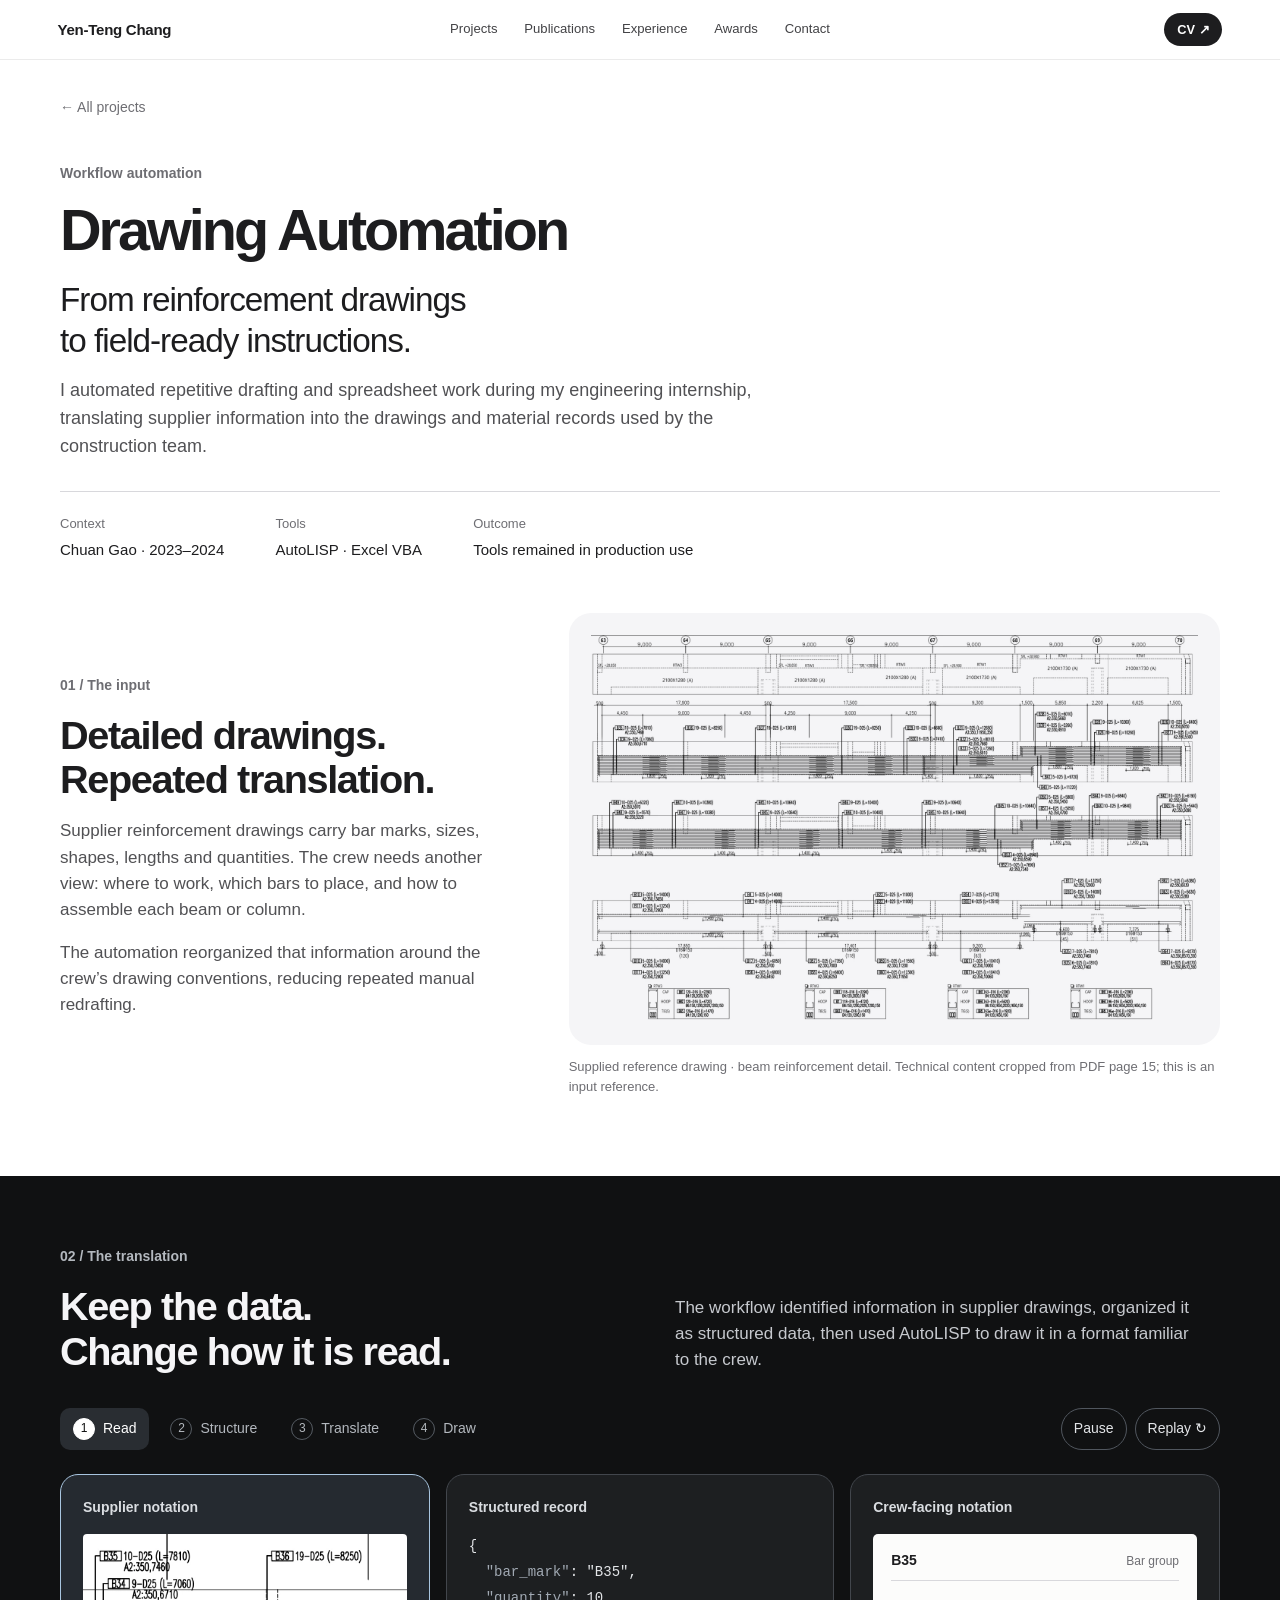
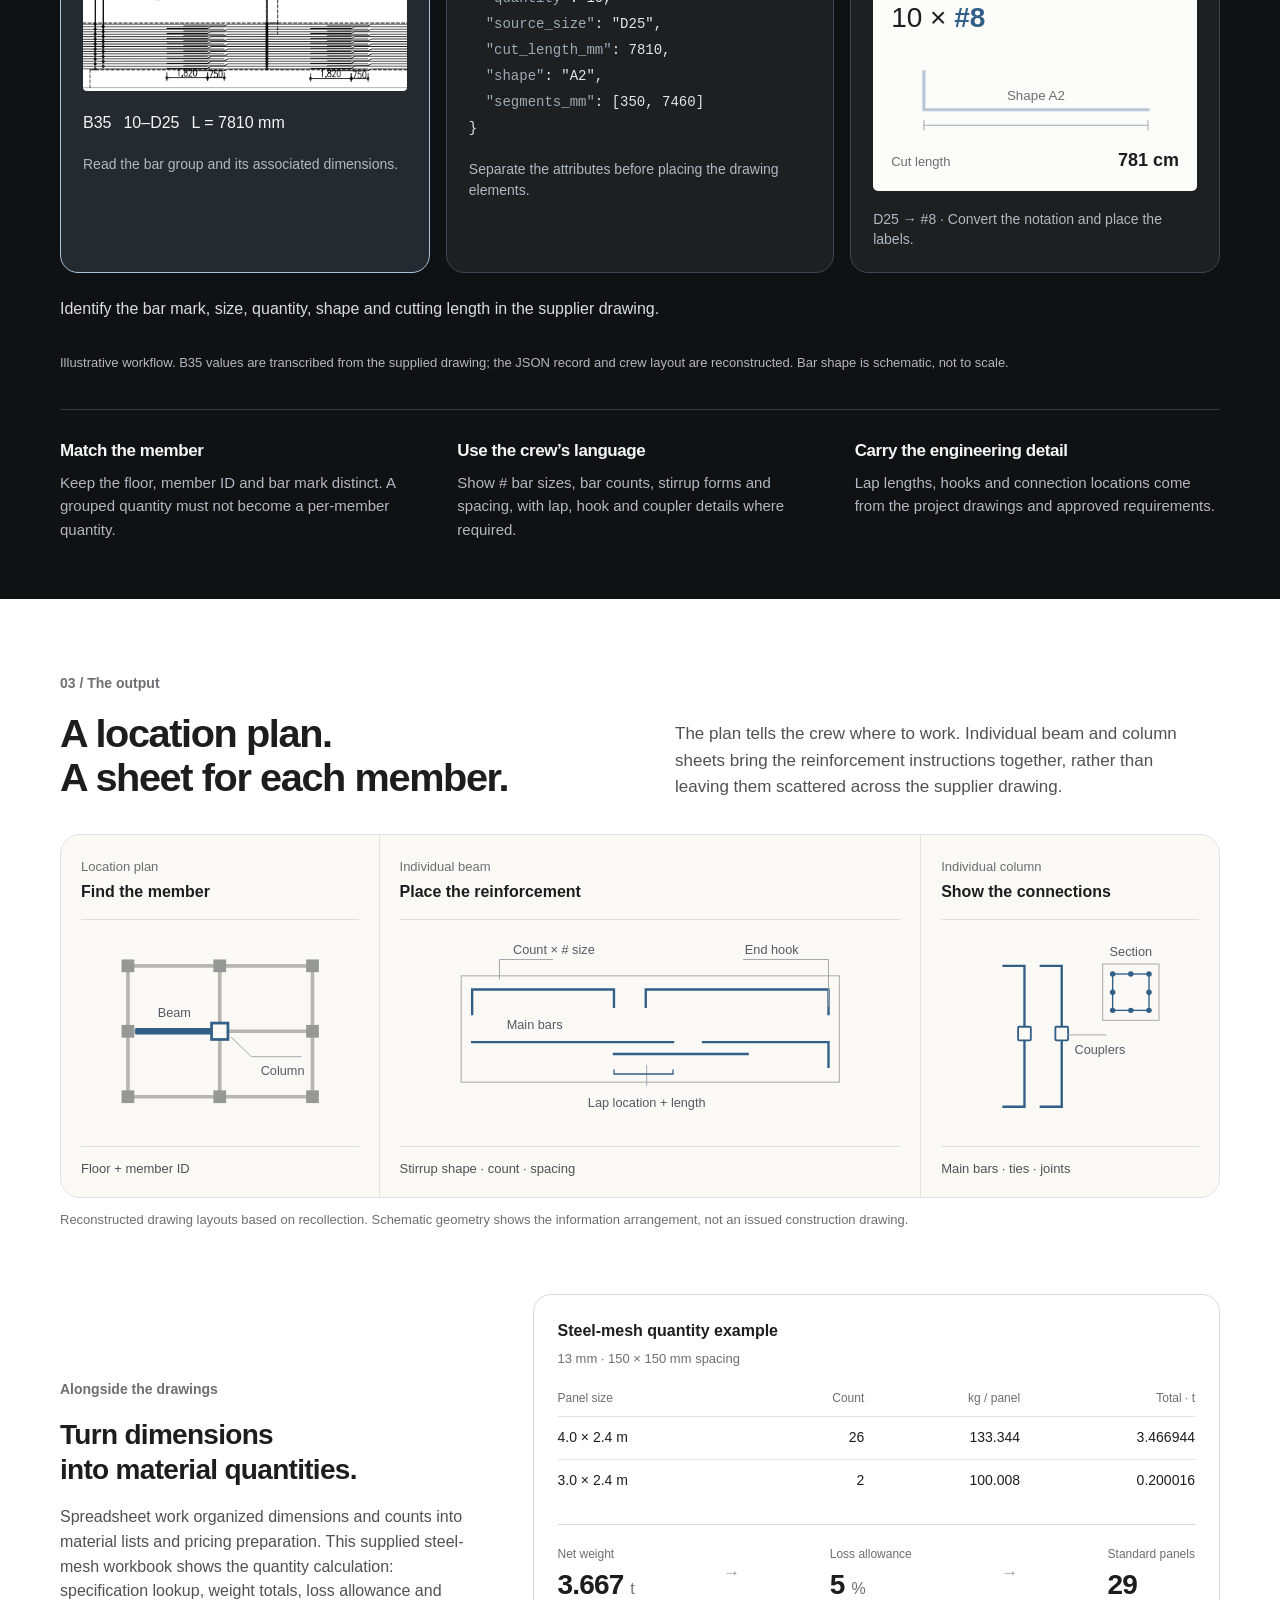
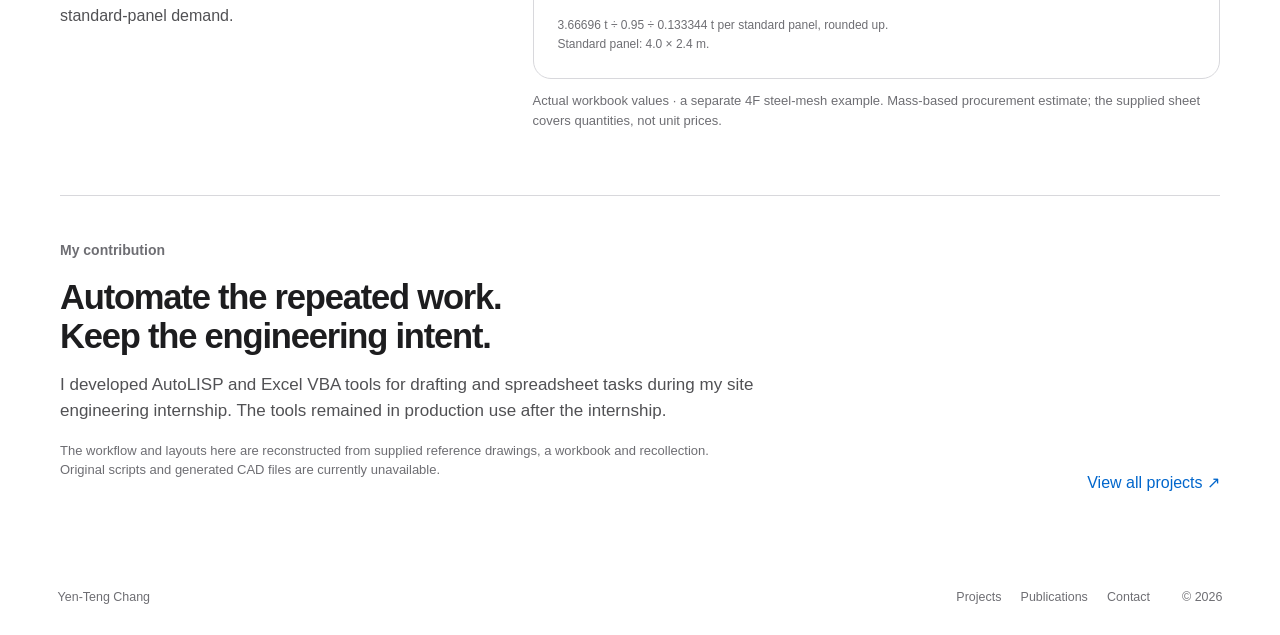
<file: drawing-automation/index.html>
<!doctype html>
<html lang="en">
<head>
  <meta charset="utf-8">
  <meta name="viewport" content="width=device-width, initial-scale=1">
  <meta name="description" content="Yen-Teng Chang’s engineering workflow automation: translating supplier reinforcement drawings into crew-oriented field sheets with AutoLISP, alongside Excel-based material preparation.">
  <title>Drawing Automation | Yen-Teng Chang</title>
  <link rel="stylesheet" href="/assets/wireframe.css">
  <link rel="stylesheet" href="/assets/styles/drawing-automation.css">
  <script src="/assets/scripts/drawing-automation.js" defer></script>
</head>
<body class="da-page">
  <a class="skip-link" href="#main-content">Skip to content</a>
  <header class="site-header">
    <a class="site-name" href="/#top">Yen-Teng Chang</a>
    <nav class="desktop-nav" aria-label="Primary navigation"><a href="/#projects">Projects</a><a href="/#publications">Publications</a><a href="/#experience">Experience</a><a href="/#awards">Awards</a><a href="/#contact">Contact</a></nav>
    <a class="header-cv" href="/#cv">CV <span aria-hidden="true">↗</span></a>
    <details class="mobile-menu"><summary aria-label="Open navigation">Menu</summary><nav aria-label="Mobile navigation"><a href="/#projects">Projects</a><a href="/#publications">Publications</a><a href="/#experience">Experience</a><a href="/#awards">Awards</a><a href="/#contact">Contact</a></nav></details>
  </header>
  <main id="main-content">
    <section class="da-hero da-shell" aria-labelledby="da-title">
      <a class="da-back" href="/#all-projects">← All projects</a>
      <p class="da-kicker">Workflow automation</p>
      <h1 id="da-title">Drawing Automation</h1>
      <p class="da-lead">From reinforcement drawings<br class="da-desktop-break"> to field-ready instructions.</p>
      <p class="da-intro">I automated repetitive drafting and spreadsheet work during my engineering internship, translating supplier information into the drawings and material records used by the construction team.</p>
      <dl class="da-facts">
        <div><dt>Context</dt><dd>Chuan Gao · 2023–2024</dd></div>
        <div><dt>Tools</dt><dd>AutoLISP · Excel VBA</dd></div>
        <div><dt>Outcome</dt><dd>Tools remained in production use</dd></div>
      </dl>
    </section>

    <section class="da-source da-shell" aria-labelledby="da-source-title">
      <div class="da-source-copy">
        <p class="da-kicker">01 / The input</p>
        <h2 id="da-source-title">Detailed drawings.<br>Repeated translation.</h2>
        <p>Supplier reinforcement drawings carry bar marks, sizes, shapes, lengths and quantities. The crew needs another view: where to work, which bars to place, and how to assemble each beam or column.</p>
        <p>The automation reorganized that information around the crew’s drawing conventions, reducing repeated manual redrafting.</p>
      </div>
      <figure class="da-source-figure">
        <div class="da-source-image"><img src="/assets/images/drawing-automation/supplier-beam-detail.webp" width="1600" height="1022" alt="Cropped supplier beam reinforcement drawing with plan, upper and lower bar groups, and stirrup schedules"></div>
        <figcaption>Supplied reference drawing · beam reinforcement detail. Technical content cropped from PDF page 15; this is an input reference.</figcaption>
      </figure>
    </section>

    <section class="da-process" aria-labelledby="da-process-title">
      <div class="da-shell">
        <div class="da-section-heading">
          <div><p class="da-kicker">02 / The translation</p><h2 id="da-process-title">Keep the data.<br>Change how it is read.</h2></div>
          <p>The workflow identified information in supplier drawings, organized it as structured data, then used AutoLISP to draw it in a format familiar to the crew.</p>
        </div>
        <div class="da-walkthrough" data-da-walkthrough data-da-state="3">
          <div class="da-process-controls da-js-only" aria-label="Illustrative workflow controls">
            <div class="da-steps" role="group" aria-label="Workflow steps">
              <button type="button" data-da-step="0" aria-pressed="false"><span>1</span>Read</button>
              <button type="button" data-da-step="1" aria-pressed="false"><span>2</span>Structure</button>
              <button type="button" data-da-step="2" aria-pressed="false"><span>3</span>Translate</button>
              <button type="button" data-da-step="3" aria-pressed="true"><span>4</span>Draw</button>
            </div>
            <div class="da-playback"><button type="button" data-da-play>Play</button><button type="button" data-da-replay>Replay <span aria-hidden="true">↻</span></button></div>
          </div>
          <div class="da-process-grid">
            <div class="da-stage da-stage-source">
              <p class="da-stage-label">Supplier notation</p>
              <img src="/assets/images/drawing-automation/supplier-bar-group.webp" width="447" height="217" loading="lazy" alt="Source bar group B35: 10-D25, cutting length 7810 millimetres, shape A2 with segment lengths 350 and 7460 millimetres">
              <div class="da-source-notation"><strong>B35</strong><span>10–D25</span><span>L = 7810 mm</span></div>
              <p class="da-stage-note">Read the bar group and its associated dimensions.</p>
            </div>
            <div class="da-stage da-stage-record">
              <p class="da-stage-label">Structured record</p>
              <pre aria-label="Illustrative JSON record for bar group B35"><code>{
  <span>"bar_mark"</span>: "B35",
  <span>"quantity"</span>: <b>10</b>,
  <span>"source_size"</span>: <b>"D25"</b>,
  <span>"cut_length_mm"</span>: <b>7810</b>,
  <span>"shape"</span>: "A2",
  <span>"segments_mm"</span>: [350, 7460]
}</code></pre>
              <p class="da-stage-note">Separate the attributes before placing the drawing elements.</p>
            </div>
            <div class="da-stage da-stage-drawing">
              <p class="da-stage-label">Crew-facing notation</p>
              <div class="da-bar-paper">
                <div class="da-paper-heading"><strong>B35</strong><span>Bar group</span></div>
                <p class="da-bar-callout">10 × <strong>#8</strong></p>
                <svg viewBox="0 0 280 92" role="img" aria-label="Schematic bent-bar shape with one short leg and a longer straight segment">
                  <path class="da-bar-base" d="M32 28V65H250"/>
                  <path class="da-bar-trace" d="M32 28V65H250"/>
                  <path class="da-bar-dimension" d="M32 80H250M32 75V85M250 75V85"/>
                  <text x="141" y="55" text-anchor="middle">Shape A2</text>
                </svg>
                <div class="da-cut-length"><span>Cut length</span><strong>781 cm</strong></div>
              </div>
              <p class="da-stage-note"><span class="da-size-mapping">D25 → #8</span> · Convert the notation and place the labels.</p>
            </div>
          </div>
          <p class="da-state-description" data-da-description>AutoLISP places the bar geometry and annotations using the crew’s drawing layout.</p>
          <p class="da-sr-only" data-da-announcement role="status" aria-live="polite"></p>
        </div>
        <p class="da-caption">Illustrative workflow. B35 values are transcribed from the supplied drawing; the JSON record and crew layout are reconstructed. Bar shape is schematic, not to scale.</p>
        <div class="da-rules">
          <div><h3>Match the member</h3><p>Keep the floor, member ID and bar mark distinct. A grouped quantity must not become a per-member quantity.</p></div>
          <div><h3>Use the crew’s language</h3><p>Show # bar sizes, bar counts, stirrup forms and spacing, with lap, hook and coupler details where required.</p></div>
          <div><h3>Carry the engineering detail</h3><p>Lap lengths, hooks and connection locations come from the project drawings and approved requirements.</p></div>
        </div>
      </div>
    </section>

    <section class="da-outputs da-shell" aria-labelledby="da-outputs-title">
      <div class="da-section-heading">
        <div><p class="da-kicker">03 / The output</p><h2 id="da-outputs-title">A location plan.<br>A sheet for each member.</h2></div>
        <p>The plan tells the crew where to work. Individual beam and column sheets bring the reinforcement instructions together, rather than leaving them scattered across the supplier drawing.</p>
      </div>
      <figure class="da-sheet-set">
        <div class="da-sheet-grid">
          <div class="da-location-sheet">
            <div class="da-sheet-title"><span>Location plan</span><strong>Find the member</strong></div>
            <svg viewBox="0 0 270 220" role="img" aria-label="Illustrative floor plan with a selected beam and a column located at its end">
              <g class="da-plan-grid"><path d="M34 35H237M34 107H237M34 179H237M34 35V179M135 35V179M237 35V179"/></g>
              <g class="da-plan-columns"><rect x="27" y="28" width="14" height="14"/><rect x="128" y="28" width="14" height="14"/><rect x="230" y="28" width="14" height="14"/><rect x="27" y="100" width="14" height="14"/><rect x="128" y="100" width="14" height="14"/><rect x="230" y="100" width="14" height="14"/><rect x="27" y="172" width="14" height="14"/><rect x="128" y="172" width="14" height="14"/><rect x="230" y="172" width="14" height="14"/></g>
              <path class="da-plan-selected" d="M42 107H128"/>
              <rect class="da-plan-selected-column" x="126" y="98" width="18" height="18"/>
              <text x="85" y="91" text-anchor="middle">Beam</text><path class="da-leader" d="M147 113L170 135H225"/><text x="180" y="155">Column</text>
            </svg>
            <p>Floor + member ID</p>
          </div>
          <div class="da-beam-sheet">
            <div class="da-sheet-title"><span>Individual beam</span><strong>Place the reinforcement</strong></div>
            <svg viewBox="0 0 460 220" role="img" aria-label="Reconstructed beam sheet showing main-bar groups, lap location, end hooks and a separate stirrup instruction band">
              <rect class="da-concrete" x="22" y="46" width="416" height="117"/>
              <g class="da-rebar"><path d="M34 88V61H190V80M225 80V61H426V88M34 119H255M190 132H337M288 119H426V146"/></g>
              <g class="da-leader"><path d="M64 50V28H123M426 80V28H332M226 144V167"/></g>
              <text x="79" y="22">Count × # size</text><text x="334" y="22">End hook</text>
              <text x="72" y="105">Main bars</text><text x="226" y="190" text-anchor="middle">Lap location + length</text>
              <path class="da-lap-bracket" d="M190 149V154H255V149"/>
            </svg>
            <p>Stirrup shape · count · spacing</p>
          </div>
          <div class="da-column-sheet">
            <div class="da-sheet-title"><span>Individual column</span><strong>Show the connections</strong></div>
            <svg viewBox="0 0 230 220" role="img" aria-label="Reconstructed column sheet showing main bars and couplers, alongside a schematic tied cross section">
              <g class="da-rebar"><path d="M42 35H65V102M65 117V190H42M83 35H106V102M106 117V190H83"/></g>
              <g class="da-couplers"><rect x="58" y="102" width="14" height="15" rx="1"/><rect x="99" y="102" width="14" height="15" rx="1"/></g>
              <path class="da-leader" d="M112 111H155"/><text x="120" y="132">Couplers</text>
              <rect class="da-concrete" x="151" y="33" width="62" height="62"/><rect class="da-stirrup" x="162" y="44" width="40" height="40"/>
              <g class="da-rebar-dots"><circle cx="162" cy="44" r="3"/><circle cx="182" cy="44" r="3"/><circle cx="202" cy="44" r="3"/><circle cx="162" cy="64" r="3"/><circle cx="202" cy="64" r="3"/><circle cx="162" cy="84" r="3"/><circle cx="182" cy="84" r="3"/><circle cx="202" cy="84" r="3"/></g>
              <text x="182" y="24" text-anchor="middle">Section</text>
            </svg>
            <p>Main bars · ties · joints</p>
          </div>
        </div>
        <figcaption>Reconstructed drawing layouts based on recollection. Schematic geometry shows the information arrangement, not an issued construction drawing.</figcaption>
      </figure>

      <div class="da-materials">
        <div class="da-materials-copy"><p class="da-kicker">Alongside the drawings</p><h3>Turn dimensions<br>into material quantities.</h3><p>Spreadsheet work organized dimensions and counts into material lists and pricing preparation. This supplied steel-mesh workbook shows the quantity calculation: specification lookup, weight totals, loss allowance and standard-panel demand.</p></div>
        <figure class="da-materials-figure">
          <div class="da-materials-paper">
            <div class="da-materials-title"><strong>Steel-mesh quantity example</strong><span>13 mm · 150 × 150 mm spacing</span></div>
            <table><caption class="da-sr-only">Two steel-mesh entries from the supplied workbook’s 4F M1 lowered-floor sheet</caption><thead><tr><th scope="col">Panel size</th><th scope="col">Count</th><th scope="col">kg / panel</th><th scope="col">Total · t</th></tr></thead><tbody><tr><th scope="row">4.0 × 2.4 m</th><td>26</td><td>133.344</td><td>3.466944</td></tr><tr><th scope="row">3.0 × 2.4 m</th><td>2</td><td>100.008</td><td>0.200016</td></tr></tbody></table>
            <div class="da-quantity-flow"><div><span>Net weight</span><strong>3.667 <small>t</small></strong></div><b aria-hidden="true">→</b><div><span>Loss allowance</span><strong>5 <small>%</small></strong></div><b aria-hidden="true">→</b><div><span>Standard panels</span><strong>29</strong></div></div>
            <p class="da-quantity-note">3.66696 t ÷ 0.95 ÷ 0.133344 t per standard panel, rounded up.<br>Standard panel: 4.0 × 2.4 m.</p>
          </div>
          <figcaption>Actual workbook values · a separate 4F steel-mesh example. Mass-based procurement estimate; the supplied sheet covers quantities, not unit prices.</figcaption>
        </figure>
      </div>
    </section>

    <section class="da-close da-shell" aria-labelledby="da-role-title">
      <div><p class="da-kicker">My contribution</p><h2 id="da-role-title">Automate the repeated work.<br>Keep the engineering intent.</h2><p>I developed AutoLISP and Excel VBA tools for drafting and spreadsheet tasks during my site engineering internship. The tools remained in production use after the internship.</p><p class="da-caption">The workflow and layouts here are reconstructed from supplied reference drawings, a workbook and recollection. Original scripts and generated CAD files are currently unavailable.</p></div>
      <a class="da-end-link" href="/#all-projects">View all projects <span aria-hidden="true">↗</span></a>
    </section>
  </main>
  <footer class="site-footer"><span>Yen-Teng Chang</span><nav aria-label="Footer navigation"><a href="/#projects">Projects</a><a href="/#publications">Publications</a><a href="/#contact">Contact</a></nav><span>© 2026</span></footer>
</body>
</html>
</file>
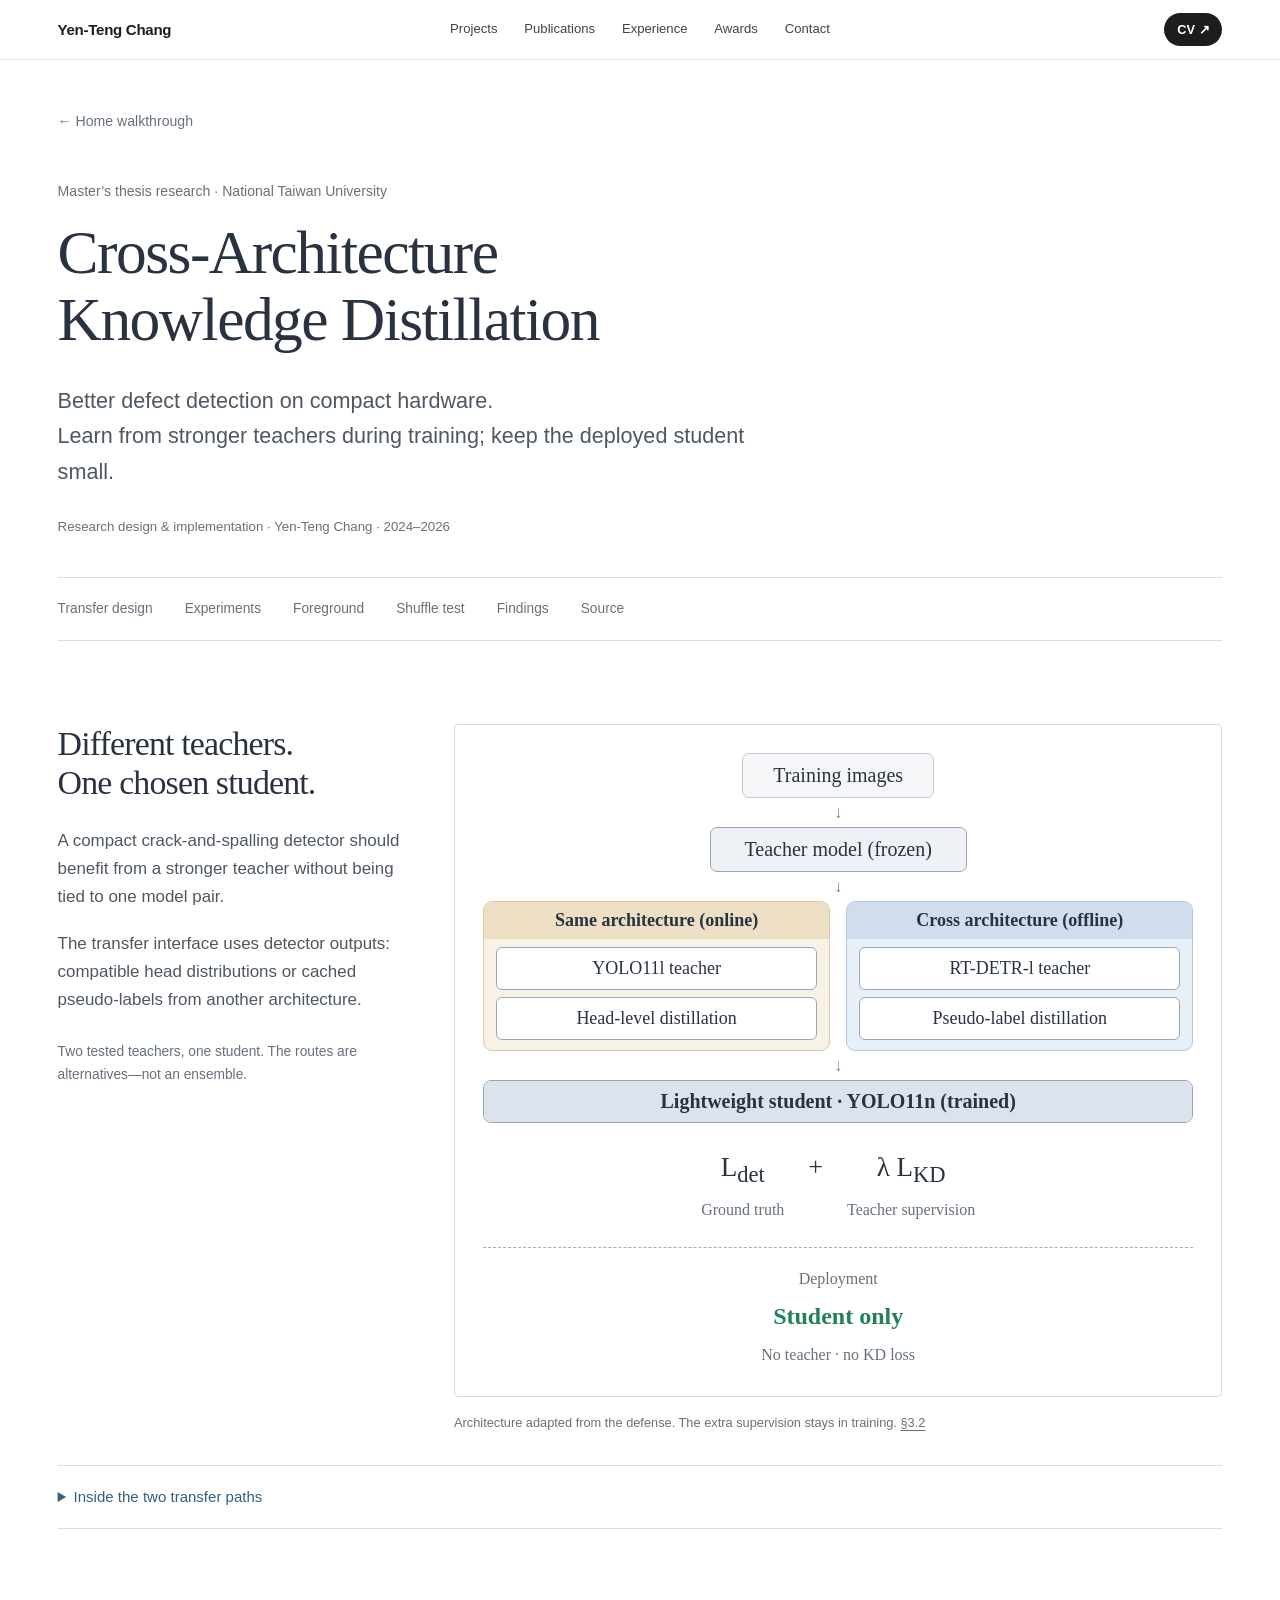
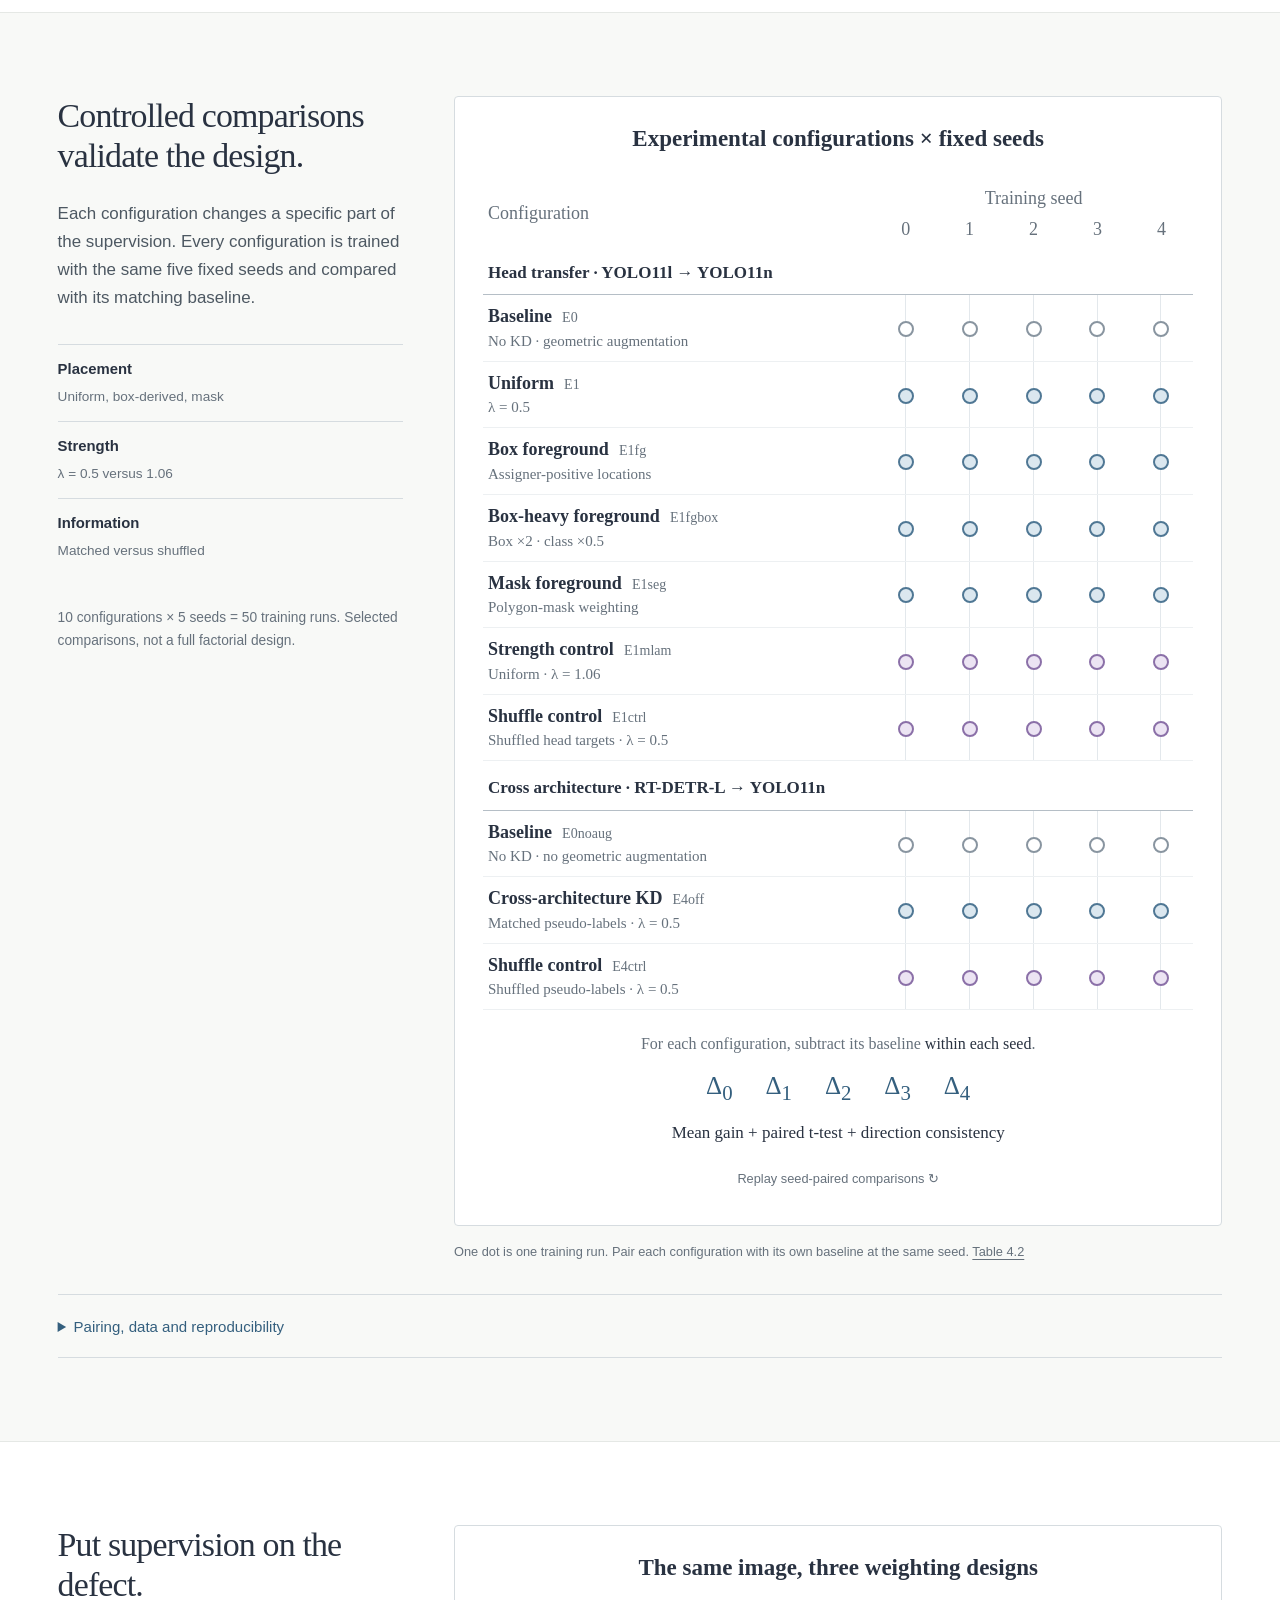
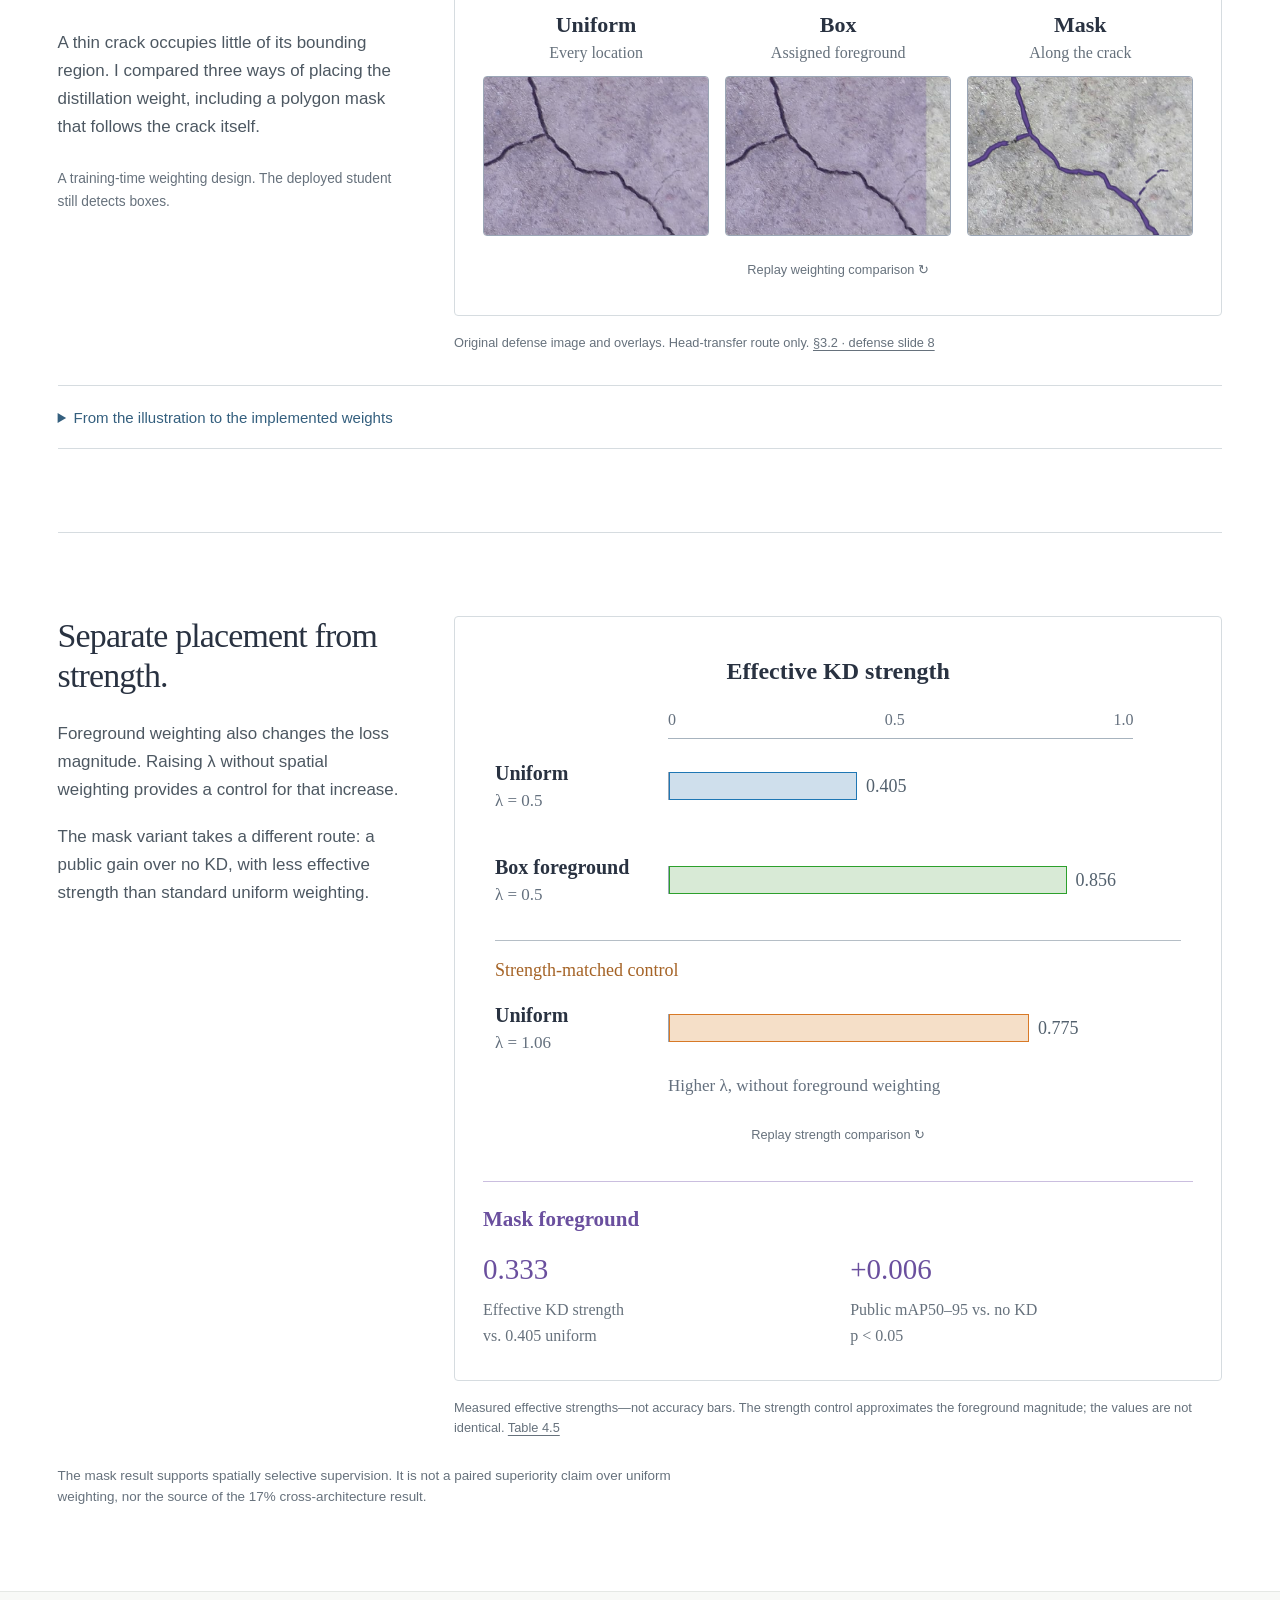
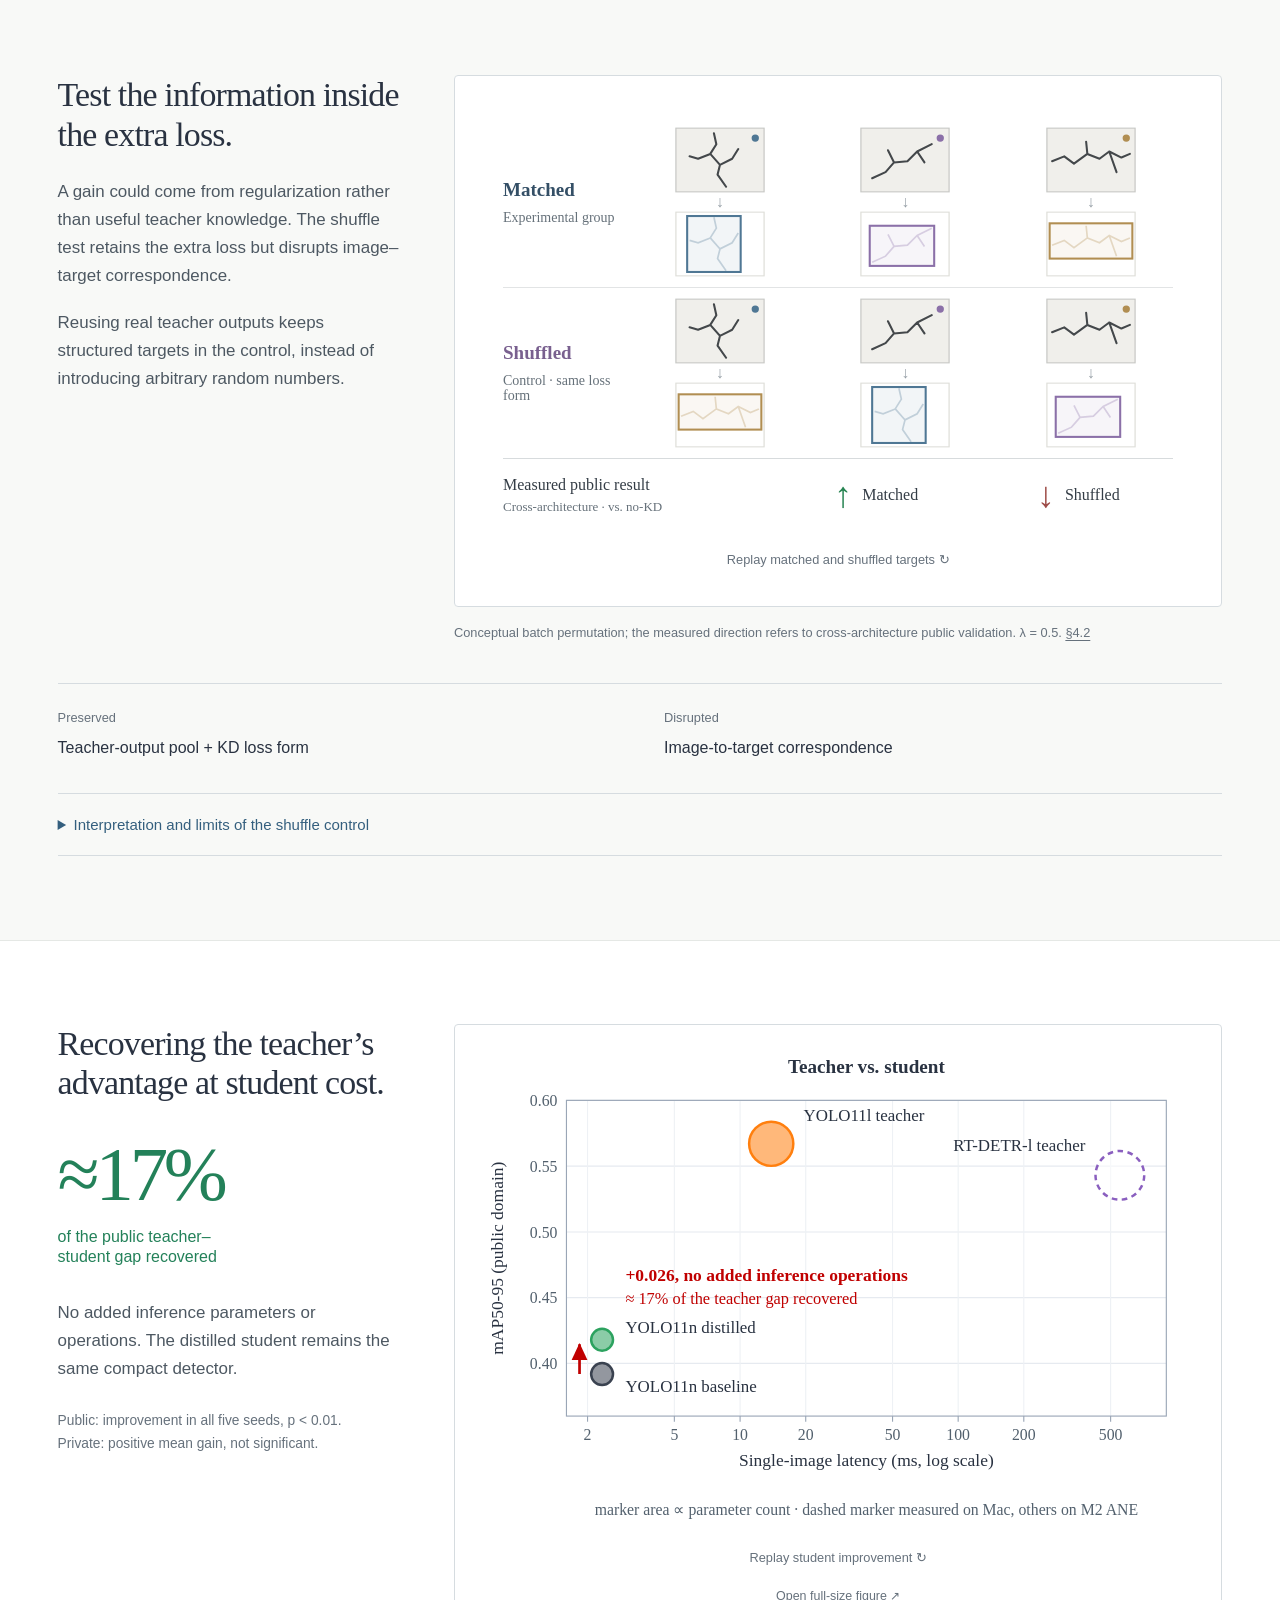
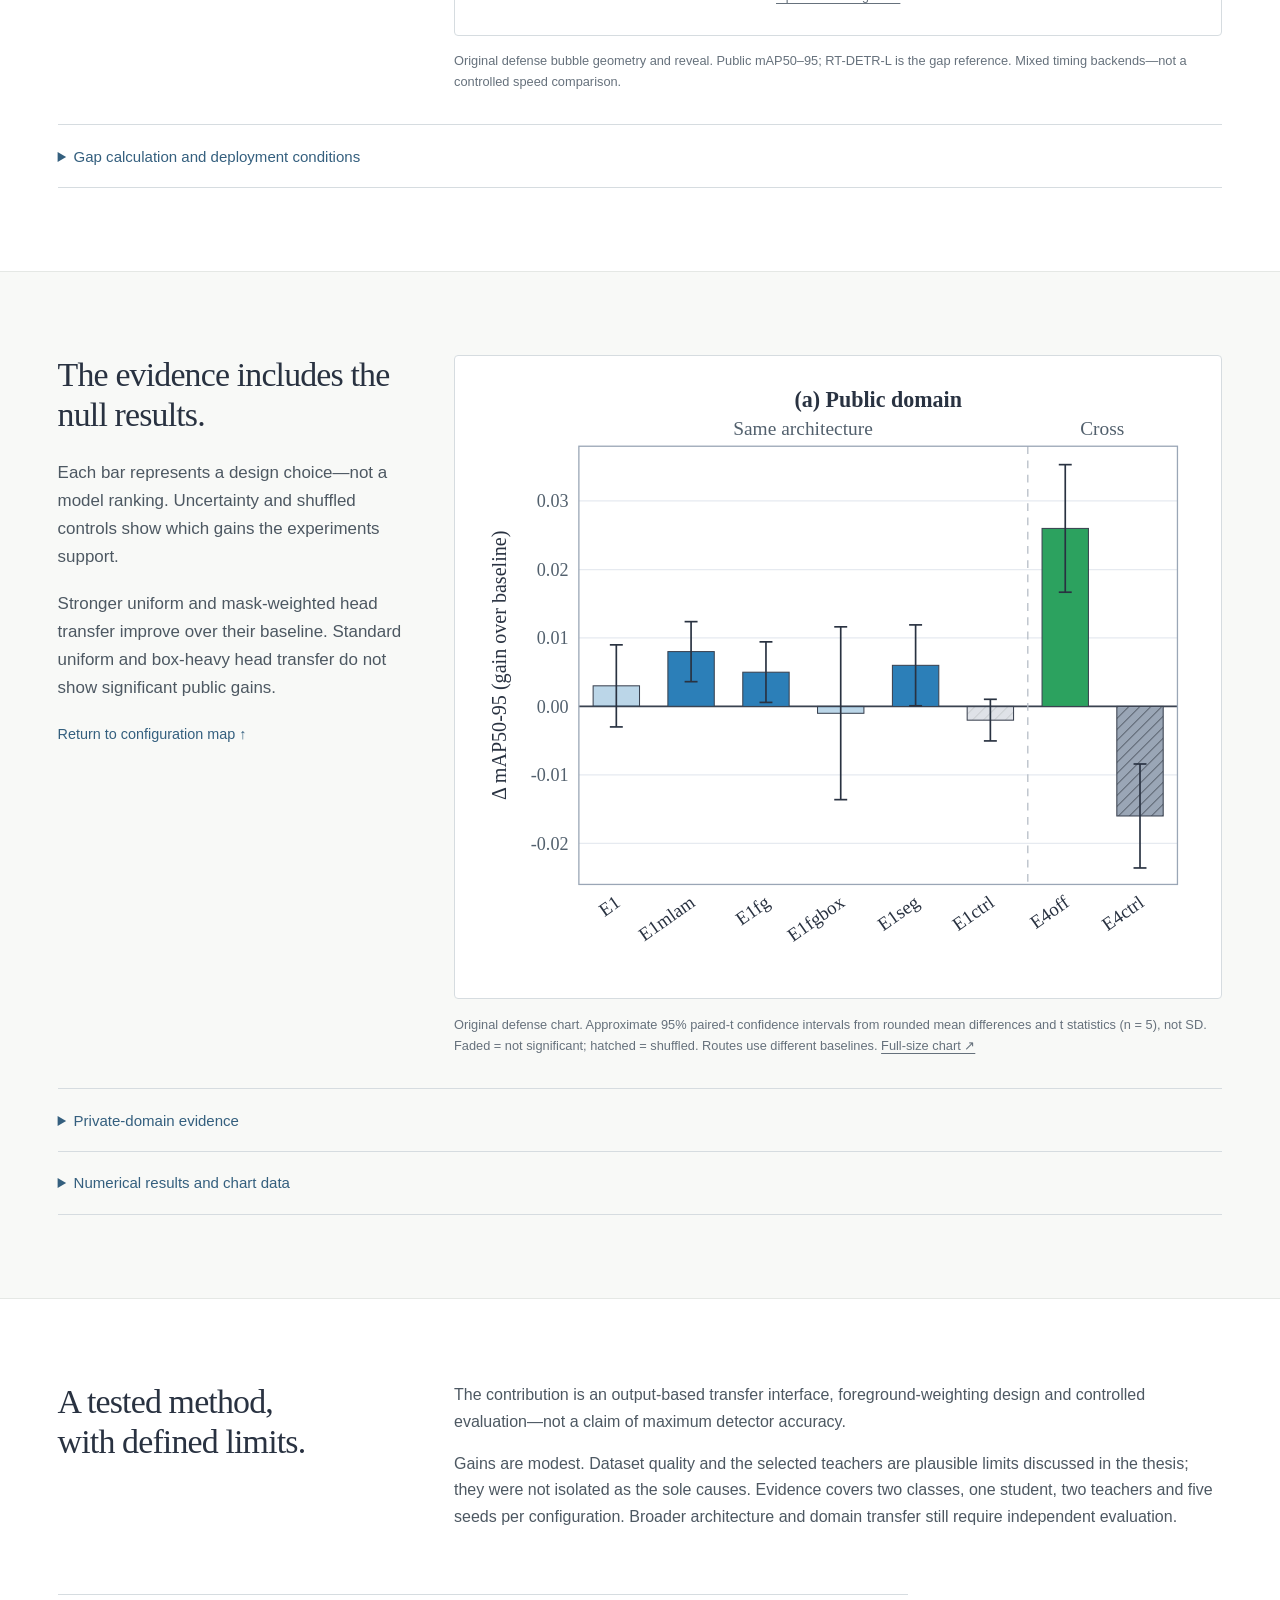
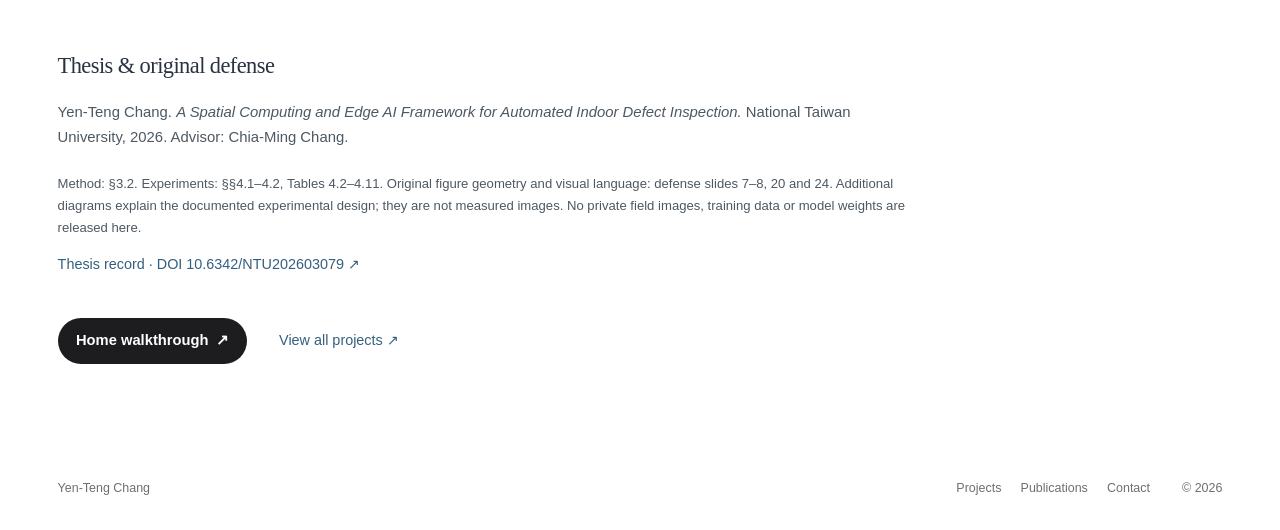
<file: knowledge-distillation/index.html>
<!doctype html>
<html lang="en">
<head>
  <meta charset="utf-8">
  <meta name="viewport" content="width=device-width, initial-scale=1">
  <title>Cross-Architecture Knowledge Distillation | Yen-Teng Chang</title>
  <meta name="description" content="Training compact defect detectors across teacher architectures: foreground weighting, distillation-strength controls and seed-paired shuffle tests, with unchanged student inference.">
  <link rel="stylesheet" href="/assets/wireframe.css">
  <link rel="stylesheet" href="/assets/styles/knowledge-distillation-deck.css?v=20260919-v08">
  <link rel="stylesheet" href="/assets/styles/knowledge-distillation-experiments.css?v=20260919-v08">
  <link rel="stylesheet" href="/assets/styles/knowledge-distillation-validation.css?v=20260919-v08">
  <link rel="stylesheet" href="/assets/styles/knowledge-distillation-detail.css?v=20260919-v08">
</head>
<body class="kd-detail-page">
  <a class="skip-link" href="#main-content">Skip to content</a>
  <header class="site-header">
    <a class="site-name" href="/#top">Yen-Teng Chang</a>
    <nav class="desktop-nav" aria-label="Primary navigation"><a href="/#projects">Projects</a><a href="/#publications">Publications</a><a href="/#experience">Experience</a><a href="/#awards">Awards</a><a href="/#contact">Contact</a></nav>
    <a class="header-cv" href="/#cv">CV <span aria-hidden="true">↗</span></a>
    <details class="mobile-menu"><summary aria-label="Open navigation">Menu</summary><nav aria-label="Mobile navigation"><a href="/#projects">Projects</a><a href="/#publications">Publications</a><a href="/#experience">Experience</a><a href="/#awards">Awards</a><a href="/#contact">Contact</a></nav></details>
  </header>
  <main id="main-content">
    <section class="kd-detail-hero kd-shell" id="top" aria-labelledby="project-title">
      <a class="kd-back" href="/#knowledge-distillation">← Home walkthrough</a>
      <p class="kd-detail-kicker">Master’s thesis research · National Taiwan University</p>
      <h1 id="project-title">Cross-Architecture<br>Knowledge Distillation</h1>
      <p class="kd-abstract">Better defect detection on compact hardware.<br>Learn from stronger teachers during training; keep the deployed student small.</p>
      <p class="kd-byline">Research design &amp; implementation · Yen-Teng Chang · 2024–2026</p>
      <nav class="kd-section-nav" aria-label="Case study sections"><a href="#method">Transfer design</a><a href="#protocol">Experiments</a><a href="#foreground">Foreground</a><a href="#validation">Shuffle test</a><a href="#results">Findings</a><a href="#sources">Source</a></nav>
    </section>

    <section class="kd-detail-section kd-shell" id="method" aria-labelledby="method-title">
      <div class="kd-detail-split">
        <div class="kd-detail-copy">
          <h2 id="method-title">Different teachers.<br>One chosen student.</h2>
          <p>A compact crack-and-spalling detector should benefit from a stronger teacher without being tied to one model pair.</p>
          <p>The transfer interface uses detector outputs: compatible head distributions or cached pseudo-labels from another architecture.</p>
          <p class="kd-margin-note">Two tested teachers, one student. The routes are alternatives—not an ensemble.</p>
        </div>
        <figure>
          <div class="kd-detail-paper">
            <!-- KD-DECK:framework --><div class="kd-deck-framework kd-deck-original">
<div class="fig">

  <!-- ① 輸入 -->
  <div class="row"><div class="input" id="kdd-framework-k-input">
    Training images
  </div></div>
  <div class="dn">↓</div>

  <!-- ② 教師 -->
  <div class="row"><div class="teacher" id="kdd-framework-k-teacher">
    Teacher model (frozen)
  </div></div>
  <div class="dn">↓</div>

  <!-- ③ 雙路徑 -->
  <div class="paths">
    <div class="path ho" id="kdd-framework-k-pathA">
      <div class="phd">Same architecture&nbsp;(online)</div>
      <div class="box">YOLO11l teacher</div>
      <div class="box">Head-level distillation</div>
    </div>
    <div class="path he" id="kdd-framework-k-pathB">
      <div class="phd">Cross architecture&nbsp;(offline)</div>
      <div class="box">RT-DETR-l teacher</div>
      <div class="box">Pseudo-label distillation</div>
    </div>
  </div>
  <div class="dn">↓</div>

  <!-- Foreground weighting is explained separately, only for head KD. -->

  <div class="student" id="kdd-framework-k-student">
    <div class="sh">Lightweight student&nbsp;·&nbsp;YOLO11n (trained)</div>

  </div>

</div>
</div><!-- /KD-DECK:framework -->
            <div class="kd-loss-flow" aria-label="Ground-truth detection loss plus weighted teacher loss trains the student. Only the student is deployed.">
              <div class="kd-loss-terms"><span><b>L<sub>det</sub></b><small>Ground truth</small></span><i>+</i><span><b>λ L<sub>KD</sub></b><small>Teacher supervision</small></span></div>
              <div class="kd-deploy-boundary"><span>Deployment</span><strong>Student only</strong><small>No teacher · no KD loss</small></div>
            </div>
          </div>
          <figcaption>Architecture adapted from the defense. The extra supervision stays in training. <a href="#sources">§3.2</a></figcaption>
        </figure>
      </div>
      <details class="kd-disclosure"><summary>Inside the two transfer paths</summary>
        <div class="kd-two-column">
          <div><h3>Compatible detection heads</h3><p>YOLO11l → YOLO11n. A frozen online teacher supplies temperature-scaled sigmoid class targets for binary cross-entropy and 16-bin box distributions for KL divergence. Temperature: 2.</p><p>Class, spatial-grid and box-bin semantics must be compatible. Foreground weighting applies to this route.</p></div>
          <div><h3>Cached pseudo-labels</h3><p>RT-DETR-L → YOLO11n. Boxes, classes and confidence above 0.5 form an additional detection loss (CIoU, classification and distribution focal loss), scaled by batch-mean confidence and λ = 0.5.</p><p>Ground-truth supervision is retained. Valid coordinates and class mapping are required; geometric augmentation is disabled to preserve cached-box correspondence.</p></div>
        </div>
      </details>
    </section>

    <section class="kd-detail-section kd-tinted" id="protocol" aria-labelledby="protocol-title">
      <div class="kd-shell kd-detail-split">
        <div class="kd-detail-copy">
          <h2 id="protocol-title">Controlled comparisons validate the design.</h2>
          <p>Each configuration changes a specific part of the supervision. Every configuration is trained with the same five fixed seeds and compared with its matching baseline.</p>
          <dl class="kd-design-questions">
            <div><dt>Placement</dt><dd>Uniform, box-derived, mask</dd></div>
            <div><dt>Strength</dt><dd>λ = 0.5 versus 1.06</dd></div>
            <div><dt>Information</dt><dd>Matched versus shuffled</dd></div>
          </dl>
          <p class="kd-margin-note">10 configurations × 5 seeds = 50 training runs. Selected comparisons, not a full factorial design.</p>
        </div>
        <figure>
          <div class="kd-detail-paper kd-matrix-paper">
            <!-- KD-VISUAL:matrix --><div class="kd-matrix-visual" data-kd-diagram>
<p class="kd-paper-heading">Experimental configurations × fixed seeds</p>
<table class="kd-config-matrix" aria-label="Ten configurations, five training seeds in each row. Dots represent runs, not results.">
<colgroup><col class="kd-config-column"><col span="5"></colgroup>
<thead><tr><th scope="col" rowspan="2">Configuration</th><th scope="colgroup" colspan="5">Training seed</th></tr><tr><th scope="col">0</th><th scope="col">1</th><th scope="col">2</th><th scope="col">3</th><th scope="col">4</th></tr></thead>
<tbody><tr class="kd-matrix-route"><th colspan="6" scope="rowgroup">Head transfer · YOLO11l → YOLO11n</th></tr>
<tr class="kd-config-row kd-protocol-baseline" data-kd-config="E0"><th scope="row"><strong>Baseline</strong> <code>E0</code><small>No KD · geometric augmentation</small></th><td aria-label="Seed 0 training run"><span class="kd-run" aria-hidden="true"></span></td><td aria-label="Seed 1 training run"><span class="kd-run" aria-hidden="true"></span></td><td aria-label="Seed 2 training run"><span class="kd-run" aria-hidden="true"></span></td><td aria-label="Seed 3 training run"><span class="kd-run" aria-hidden="true"></span></td><td aria-label="Seed 4 training run"><span class="kd-run" aria-hidden="true"></span></td></tr>
<tr class="kd-config-row kd-protocol-experiment" data-kd-config="E1"><th scope="row"><strong>Uniform</strong> <code>E1</code><small>λ = 0.5</small></th><td aria-label="Seed 0 training run"><span class="kd-run" aria-hidden="true"></span></td><td aria-label="Seed 1 training run"><span class="kd-run" aria-hidden="true"></span></td><td aria-label="Seed 2 training run"><span class="kd-run" aria-hidden="true"></span></td><td aria-label="Seed 3 training run"><span class="kd-run" aria-hidden="true"></span></td><td aria-label="Seed 4 training run"><span class="kd-run" aria-hidden="true"></span></td></tr>
<tr class="kd-config-row kd-protocol-experiment" data-kd-config="E1fg"><th scope="row"><strong>Box foreground</strong> <code>E1fg</code><small>Assigner-positive locations</small></th><td aria-label="Seed 0 training run"><span class="kd-run" aria-hidden="true"></span></td><td aria-label="Seed 1 training run"><span class="kd-run" aria-hidden="true"></span></td><td aria-label="Seed 2 training run"><span class="kd-run" aria-hidden="true"></span></td><td aria-label="Seed 3 training run"><span class="kd-run" aria-hidden="true"></span></td><td aria-label="Seed 4 training run"><span class="kd-run" aria-hidden="true"></span></td></tr>
<tr class="kd-config-row kd-protocol-experiment" data-kd-config="E1fgbox"><th scope="row"><strong>Box-heavy foreground</strong> <code>E1fgbox</code><small>Box ×2 · class ×0.5</small></th><td aria-label="Seed 0 training run"><span class="kd-run" aria-hidden="true"></span></td><td aria-label="Seed 1 training run"><span class="kd-run" aria-hidden="true"></span></td><td aria-label="Seed 2 training run"><span class="kd-run" aria-hidden="true"></span></td><td aria-label="Seed 3 training run"><span class="kd-run" aria-hidden="true"></span></td><td aria-label="Seed 4 training run"><span class="kd-run" aria-hidden="true"></span></td></tr>
<tr class="kd-config-row kd-protocol-experiment" data-kd-config="E1seg"><th scope="row"><strong>Mask foreground</strong> <code>E1seg</code><small>Polygon-mask weighting</small></th><td aria-label="Seed 0 training run"><span class="kd-run" aria-hidden="true"></span></td><td aria-label="Seed 1 training run"><span class="kd-run" aria-hidden="true"></span></td><td aria-label="Seed 2 training run"><span class="kd-run" aria-hidden="true"></span></td><td aria-label="Seed 3 training run"><span class="kd-run" aria-hidden="true"></span></td><td aria-label="Seed 4 training run"><span class="kd-run" aria-hidden="true"></span></td></tr>
<tr class="kd-config-row kd-protocol-control" data-kd-config="E1mlam"><th scope="row"><strong>Strength control</strong> <code>E1mlam</code><small>Uniform · λ = 1.06</small></th><td aria-label="Seed 0 training run"><span class="kd-run" aria-hidden="true"></span></td><td aria-label="Seed 1 training run"><span class="kd-run" aria-hidden="true"></span></td><td aria-label="Seed 2 training run"><span class="kd-run" aria-hidden="true"></span></td><td aria-label="Seed 3 training run"><span class="kd-run" aria-hidden="true"></span></td><td aria-label="Seed 4 training run"><span class="kd-run" aria-hidden="true"></span></td></tr>
<tr class="kd-config-row kd-protocol-control" data-kd-config="E1ctrl"><th scope="row"><strong>Shuffle control</strong> <code>E1ctrl</code><small>Shuffled head targets · λ = 0.5</small></th><td aria-label="Seed 0 training run"><span class="kd-run" aria-hidden="true"></span></td><td aria-label="Seed 1 training run"><span class="kd-run" aria-hidden="true"></span></td><td aria-label="Seed 2 training run"><span class="kd-run" aria-hidden="true"></span></td><td aria-label="Seed 3 training run"><span class="kd-run" aria-hidden="true"></span></td><td aria-label="Seed 4 training run"><span class="kd-run" aria-hidden="true"></span></td></tr>
</tbody>
<tbody><tr class="kd-matrix-route"><th colspan="6" scope="rowgroup">Cross architecture · RT-DETR-L → YOLO11n</th></tr>
<tr class="kd-config-row kd-protocol-baseline" data-kd-config="E0noaug"><th scope="row"><strong>Baseline</strong> <code>E0noaug</code><small>No KD · no geometric augmentation</small></th><td aria-label="Seed 0 training run"><span class="kd-run" aria-hidden="true"></span></td><td aria-label="Seed 1 training run"><span class="kd-run" aria-hidden="true"></span></td><td aria-label="Seed 2 training run"><span class="kd-run" aria-hidden="true"></span></td><td aria-label="Seed 3 training run"><span class="kd-run" aria-hidden="true"></span></td><td aria-label="Seed 4 training run"><span class="kd-run" aria-hidden="true"></span></td></tr>
<tr class="kd-config-row kd-protocol-experiment" data-kd-config="E4off"><th scope="row"><strong>Cross-architecture KD</strong> <code>E4off</code><small>Matched pseudo-labels · λ = 0.5</small></th><td aria-label="Seed 0 training run"><span class="kd-run" aria-hidden="true"></span></td><td aria-label="Seed 1 training run"><span class="kd-run" aria-hidden="true"></span></td><td aria-label="Seed 2 training run"><span class="kd-run" aria-hidden="true"></span></td><td aria-label="Seed 3 training run"><span class="kd-run" aria-hidden="true"></span></td><td aria-label="Seed 4 training run"><span class="kd-run" aria-hidden="true"></span></td></tr>
<tr class="kd-config-row kd-protocol-control" data-kd-config="E4ctrl"><th scope="row"><strong>Shuffle control</strong> <code>E4ctrl</code><small>Shuffled pseudo-labels · λ = 0.5</small></th><td aria-label="Seed 0 training run"><span class="kd-run" aria-hidden="true"></span></td><td aria-label="Seed 1 training run"><span class="kd-run" aria-hidden="true"></span></td><td aria-label="Seed 2 training run"><span class="kd-run" aria-hidden="true"></span></td><td aria-label="Seed 3 training run"><span class="kd-run" aria-hidden="true"></span></td><td aria-label="Seed 4 training run"><span class="kd-run" aria-hidden="true"></span></td></tr>
</tbody>
</table>
<div class="kd-pairing-analysis"><p>For each configuration, subtract its baseline <strong>within each seed</strong>.</p><div class="kd-delta-sequence" aria-label="Five paired differences: delta zero through delta four"><span>Δ<sub>0</sub></span><span>Δ<sub>1</sub></span><span>Δ<sub>2</sub></span><span>Δ<sub>3</sub></span><span>Δ<sub>4</sub></span></div><p class="kd-pairing-test">Mean gain + paired t-test + direction consistency</p></div>
</div><!-- /KD-VISUAL:matrix -->
            <button type="button" class="kd-detail-replay" data-kd-diagram-replay hidden>Replay seed-paired comparisons ↻</button>
          </div>
          <figcaption>One dot is one training run. Pair each configuration with its own baseline at the same seed. <a href="#sources">Table 4.2</a></figcaption>
        </figure>
      </div>
      <div class="kd-shell">
        <details class="kd-disclosure"><summary>Pairing, data and reproducibility</summary>
          <div class="kd-two-column">
            <div><h3>Five within-seed differences</h3><p>For each configuration, compute Δ<sub>s</sub> = mAP<sub>configuration,s</sub> − mAP<sub>baseline,s</sub>, then apply a paired t-test (n = 5, df = 4). Report direction consistency alongside the test. Pairing reduces seed-related variation; it does not eliminate training noise.</p><p>The head route uses augmented E0. The cached-label route uses E0noaug with geometric augmentation disabled; photometric augmentation remains. Different baselines prevent a direct ranking of the two routes.</p></div>
            <div><h3>Fixed training protocol</h3><p>YOLO11n · 640 × 640 · 100 epochs · batch 32 · no early stopping. SGD: learning rate 0.01, momentum 0.937, weight decay 0.0005; three warm-up epochs. Seeds 0–4, deterministic mode, NVIDIA V100 32 GB.</p><p>Approximately 31,500 training images combine public/private defect images and clean negatives, with private-data oversampling. Scene grouping and pHash deduplication reduce leakage.</p></div>
          </div>
          <div class="kd-data-split"><div><strong>Public validation</strong><span>2,065 images</span><small>Also selects checkpoints</small></div><div><strong>Private validation</strong><span>119 positive images</span><small>Detection / domain transfer</small></div><div><strong>Clean negatives</strong><span>200 images</span><small>Separate false-positive assessment</small></div></div>
          <p class="kd-source-note">Public validation is not an independent held-out test. Training and evaluation protocol: thesis §§4.1–4.2.</p>
        </details>
      </div>
    </section>

    <section class="kd-detail-section kd-shell" id="foreground" aria-labelledby="foreground-title">
      <div class="kd-detail-split">
        <div class="kd-detail-copy">
          <h2 id="foreground-title">Put supervision on the defect.</h2>
          <p>A thin crack occupies little of its bounding region. I compared three ways of placing the distillation weight, including a polygon mask that follows the crack itself.</p>
          <p class="kd-margin-note">A training-time weighting design. The deployed student still detects boxes.</p>
        </div>
        <figure>
          <div class="kd-detail-paper kd-weight-paper">
            <p class="kd-paper-heading">The same image, three weighting designs</p>
            <!-- KD-DECK:weights --><div class="kd-weight-visual" data-kd-diagram><div class="kd-weight-panel" style="--kd-weight-delay:0.35s"><div class="kd-weight-label"><h4>Uniform</h4><p>Every location</p></div><svg role="img" aria-label="Uniform weighting over all locations" viewBox="0 0 380 268" xmlns="http://www.w3.org/2000/svg"><image x="0" y="0" width="380" height="268" href="[data-uri]"/><g class="kd-weight-overlay"><rect width="380" height="268" fill="#7a5cab" opacity="0.30"/></g></svg></div><div class="kd-weight-panel" style="--kd-weight-delay:1.1s"><div class="kd-weight-label"><h4>Box</h4><p>Assigned foreground</p></div><svg role="img" aria-label="Box foreground illustration: substantial background remains inside the region" viewBox="0 0 380 268" xmlns="http://www.w3.org/2000/svg"><image x="0" y="0" width="380" height="268" href="[data-uri]"/><g class="kd-weight-overlay"><rect x="0.6" y="0.6" width="338.2" height="266.7" fill="#7a5cab" opacity="0.30" stroke="#5e4a87" stroke-width="1.6" stroke-dasharray="5 3"/></g></svg></div><div class="kd-weight-panel" style="--kd-weight-delay:1.85s"><div class="kd-weight-label"><h4>Mask</h4><p>Along the crack</p></div><svg role="img" aria-label="Mask foreground illustration: weights follow the crack" viewBox="0 0 380 268" xmlns="http://www.w3.org/2000/svg"><image x="0" y="0" width="380" height="268" href="[data-uri]"/><g class="kd-weight-overlay"><polygon points="300.4,187.7 298.3,187.7 297.6,188.4 297.6,189.1 296.9,189.8 296.2,189.8 296.2,190.5 295.5,191.2 295.5,191.9 294.1,193.3 293.4,193.3 293.4,194.0 291.3,196.1 291.3,196.8 290.6,197.5 290.6,198.9 292.0,198.9 292.7,198.2 292.7,197.5 293.4,196.8 293.4,196.1 294.8,194.7 294.8,194.0 299.7,189.1 299.7,188.4" fill="#6a4f9e" opacity="0.92" stroke="#43356e" stroke-width="2" stroke-linejoin="round"/><polygon points="319.2,166.1 317.1,166.1 315.7,167.5 315.0,167.5 313.6,168.9 312.9,168.9 309.4,172.4 308.8,172.4 307.4,173.8 306.7,173.8 305.3,175.2 304.6,175.2 302.5,177.3 301.8,177.3 301.8,178.0 302.5,178.7 302.5,179.4 303.2,178.7 303.9,178.7 308.8,173.8 309.4,173.8 309.4,173.1 310.1,172.4 310.8,172.4 315.0,168.2 315.7,168.2 316.4,167.5 317.1,167.5 317.8,166.8 318.5,166.8" fill="#6a4f9e" opacity="0.92" stroke="#43356e" stroke-width="2" stroke-linejoin="round"/><polygon points="321.3,160.5 322.0,161.2 322.7,161.2 324.1,159.8 324.8,159.8 325.5,159.1 326.2,159.1 326.9,158.4 329.7,158.4 330.4,159.1 338.8,159.1 332.5,159.1 331.8,158.4 331.8,157.7 326.2,157.7 325.5,158.4 324.8,158.4 324.1,159.1 323.4,159.1 322.7,159.8 322.0,159.8" fill="#6a4f9e" opacity="0.92" stroke="#43356e" stroke-width="2" stroke-linejoin="round"/><polygon points="67.1,109.6 62.9,109.6 62.2,108.9 60.1,108.9 59.4,109.6 58.0,109.6 56.6,111.0 54.5,111.0 53.8,110.3 52.4,111.0 51.7,110.3 48.9,113.8 47.5,113.1 46.1,113.8 45.4,115.2 41.9,115.9 40.5,117.9 37.0,118.6 36.3,120.0 33.5,122.1 33.5,122.8 31.4,124.9 30.7,127.0 28.6,129.1 27.9,131.2 24.4,134.7 23.1,134.7 18.9,138.2 14.0,140.3 11.2,142.4 9.1,142.4 6.3,144.5 4.9,144.5 2.8,145.9 0.0,145.9 0.0,150.1 1.4,150.1 2.1,150.8 5.6,150.8 7.0,149.4 9.1,149.4 10.5,148.0 11.9,148.0 14.0,145.9 16.1,145.9 21.0,143.8 22.4,141.0 23.1,141.7 24.4,141.7 25.1,141.0 27.9,140.3 27.9,139.6 29.3,138.9 32.8,135.4 34.9,131.2 41.9,122.8 43.3,123.5 47.5,120.0 51.7,119.3 53.1,117.9 55.2,117.2 55.2,116.6 57.3,115.2 58.0,115.9 64.3,115.9 65.0,115.2 67.1,115.2 67.8,113.8 65.7,113.8 65.0,113.1 65.0,112.4 67.1,111.0" fill="#6a4f9e" opacity="0.92" stroke="#43356e" stroke-width="2" stroke-linejoin="round"/><polygon points="74.0,0.0 74.7,8.4 81.7,18.1 81.0,28.6 90.1,51.6 92.2,69.1 103.4,95.6 83.1,100.5 83.1,107.5 104.1,99.1 119.4,113.8 122.2,121.4 146.0,141.0 153.0,154.9 165.6,161.9 185.1,164.0 187.2,161.2 197.0,166.1 220.7,165.4 230.5,173.1 236.8,188.4 246.6,191.2 261.2,204.5 277.3,212.2 291.3,230.3 303.2,256.1 315.0,263.8 315.0,267.3 323.4,267.3 315.7,256.1 306.7,251.9 305.3,243.6 285.7,215.7 291.3,206.6 284.3,212.9 250.1,186.3 241.7,184.2 231.2,164.0 212.4,158.4 215.1,161.2 213.1,162.6 188.6,157.0 175.3,158.4 155.1,152.8 152.3,143.1 142.5,129.1 122.2,113.1 119.4,106.1 108.3,96.3 106.9,90.0 102.0,87.2 104.8,83.1 85.9,23.0 89.4,19.5 79.6,0.0" fill="#6a4f9e" opacity="0.92" stroke="#43356e" stroke-width="2" stroke-linejoin="round"/></g></svg></div></div><!-- /KD-DECK:weights -->
            <button type="button" class="kd-detail-replay" data-kd-diagram-replay hidden>Replay weighting comparison ↻</button>
          </div>
          <figcaption>Original defense image and overlays. Head-transfer route only. <a href="#sources">§3.2 · defense slide 8</a></figcaption>
        </figure>
      </div>
      <details class="kd-disclosure"><summary>From the illustration to the implemented weights</summary>
        <div class="kd-weight-definitions">
          <div><h3>Uniform</h3><p>All head locations participate without foreground selection.</p></div>
          <div><h3>Box-derived foreground</h3><p><code>gt_positive</code> uses assigner-positive head locations. The rectangular illustration shows the background problem; implementation does not weight every image pixel inside the box.</p></div>
          <div><h3>Mask foreground</h3><p><code>gt_seg</code> rasterizes ground-truth polygons and uses max-pooling when reducing masks to each head grid, preserving thin defects. These are supervision weights, not student segmentation predictions.</p></div>
        </div>
        <p class="kd-source-note">The box-heavy E1fgbox ablation changes classification ×0.5 and box loss ×2. It is not a box-only loss.</p>
      </details>
    </section>

    <section class="kd-detail-section kd-shell kd-ruled" id="strength" aria-labelledby="strength-title">
      <div class="kd-detail-split">
        <div class="kd-detail-copy">
          <h2 id="strength-title">Separate placement from strength.</h2>
          <p>Foreground weighting also changes the loss magnitude. Raising λ without spatial weighting provides a control for that increase.</p>
          <p>The mask variant takes a different route: a public gain over no KD, with less effective strength than standard uniform weighting.</p>
        </div>
        <figure>
          <div class="kd-detail-paper">
            <!-- KD-VISUAL:strength --><div class="kd-strength-visual" data-kd-diagram role="group" aria-labelledby="kdd-strength-kd-strength-chart-title" aria-describedby="kdd-strength-kd-strength-chart-note">
  <p class="kd-experiment-heading" id="kdd-strength-kd-strength-chart-title">Effective KD strength</p>
  <div class="kd-strength-scale" aria-hidden="true"><span>0</span><span>0.5</span><span>1.0</span></div>
  <div class="kd-strength-row kd-strength-standard" style="--kd-strength:.405;--kd-strength-delay:0s"><p>Uniform<small>λ = 0.5</small></p><div class="kd-strength-track"><span class="kd-strength-bar"></span><b>0.405</b></div></div>
  <div class="kd-strength-row kd-strength-foreground" style="--kd-strength:.856;--kd-strength-delay:.7s"><p>Box foreground<small>λ = 0.5</small></p><div class="kd-strength-track"><span class="kd-strength-bar"></span><b>0.856</b></div></div>
  <div class="kd-strength-control-label">Strength-matched control</div>
  <div class="kd-strength-row kd-strength-control" style="--kd-strength:.775;--kd-strength-delay:1.4s"><p>Uniform<small>λ = 1.06</small></p><div class="kd-strength-track"><span class="kd-strength-bar"></span><b>0.775</b></div></div>
  <p class="kd-strength-note" id="kdd-strength-kd-strength-chart-note">Higher λ, without foreground weighting</p>
</div><!-- /KD-VISUAL:strength -->
            <button type="button" class="kd-detail-replay" data-kd-diagram-replay hidden>Replay strength comparison ↻</button>
            <div class="kd-mask-finding">
              <p>Mask foreground</p>
              <div><span><strong>0.333</strong><small>Effective KD strength<br>vs. 0.405 uniform</small></span><span><strong>+0.006</strong><small>Public mAP50–95 vs. no KD<br>p &lt; 0.05</small></span></div>
            </div>
          </div>
          <figcaption>Measured effective strengths—not accuracy bars. The strength control approximates the foreground magnitude; the values are not identical. <a href="#sources">Table 4.5</a></figcaption>
        </figure>
      </div>
      <p class="kd-method-boundary">The mask result supports spatially selective supervision. It is not a paired superiority claim over uniform weighting, nor the source of the 17% cross-architecture result.</p>
    </section>

    <section class="kd-detail-section kd-tinted" id="validation" aria-labelledby="validation-title">
      <div class="kd-shell">
        <div class="kd-detail-split">
          <div class="kd-detail-copy">
            <h2 id="validation-title">Test the information inside the extra loss.</h2>
            <p>A gain could come from regularization rather than useful teacher knowledge. The shuffle test retains the extra loss but disrupts image–target correspondence.</p>
            <p>Reusing real teacher outputs keeps structured targets in the control, instead of introducing arbitrary random numbers.</p>
          </div>
          <figure>
            <div class="kd-detail-paper">
              <!-- KD-VISUAL:validation --><!-- Embed once per page. Load knowledge-distillation-validation.css externally.
     The final state is the default. Toggle .is-playing on the outer element to replay. -->
<div class="kd-validation-visual" role="group" aria-labelledby="kdd-validation-kdv6-validation-title" aria-describedby="kdd-validation-kdv6-validation-description">
  <h4 class="kdv6-validation-sr" id="kdd-validation-kdv6-validation-title">Controlled validation of knowledge distillation</h4>
  <p class="kdv6-validation-sr" id="kdd-validation-kdv6-validation-description">Conceptual visualization. In the shuffle test, retain the same batch of real teacher outputs and the same loss formulation, but change their association with images. The three illustrated outputs move from matching images to different images. This does not guarantee identical loss values or gradient distributions. Actual random permutations may leave some items unchanged.</p>
  <svg class="kdv6-validation-defs" xmlns="http://www.w3.org/2000/svg" aria-hidden="true" focusable="false">
    <defs>
      <path id="kdd-validation-kdv6-validation-crack-a" d="M32 5 34 14 29 22 37 31 35 39 42 49M29 22 19 26 12 24M37 31 47 26 52 18"/>
      <path id="kdd-validation-kdv6-validation-crack-b" d="M10 42 21 37 28 29 39 28 47 20 59 14M28 29 23 19M47 20 53 29"/>
      <path id="kdd-validation-kdv6-validation-crack-c" d="M5 28 15 24 23 30 34 22 44 26 52 20 62 25 69 22M34 22 33 12M52 20 58 37"/>
      <symbol id="kdd-validation-kdv6-validation-image-a" viewBox="0 0 74 54"><rect x=".75" y=".75" width="72.5" height="52.5" fill="#f0efeb" stroke="#c7c8c5"/><use href="#kdd-validation-kdv6-validation-crack-a" fill="none" stroke="#44484b" stroke-width="1.7" stroke-linejoin="round" stroke-linecap="round"/><circle cx="66" cy="9" r="3" fill="#4f7794"/></symbol>
      <symbol id="kdd-validation-kdv6-validation-image-b" viewBox="0 0 74 54"><rect x=".75" y=".75" width="72.5" height="52.5" fill="#f0efeb" stroke="#c7c8c5"/><use href="#kdd-validation-kdv6-validation-crack-b" fill="none" stroke="#44484b" stroke-width="1.7" stroke-linejoin="round" stroke-linecap="round"/><circle cx="66" cy="9" r="3" fill="#8b70a8"/></symbol>
      <symbol id="kdd-validation-kdv6-validation-image-c" viewBox="0 0 74 54"><rect x=".75" y=".75" width="72.5" height="52.5" fill="#f0efeb" stroke="#c7c8c5"/><use href="#kdd-validation-kdv6-validation-crack-c" fill="none" stroke="#44484b" stroke-width="1.7" stroke-linejoin="round" stroke-linecap="round"/><circle cx="66" cy="9" r="3" fill="#b18e52"/></symbol>
      <symbol id="kdd-validation-kdv6-validation-target-a" viewBox="0 0 74 54"><rect x=".75" y=".75" width="72.5" height="52.5" fill="#fff" stroke="#deded9"/><use href="#kdd-validation-kdv6-validation-crack-a" fill="none" stroke="#4f7794" stroke-opacity=".3" stroke-width="1.4"/><rect x="10" y="4" width="44" height="46" fill="#4f7794" fill-opacity=".07" stroke="#4f7794" stroke-width="1.7"/></symbol>
      <symbol id="kdd-validation-kdv6-validation-target-b" viewBox="0 0 74 54"><rect x=".75" y=".75" width="72.5" height="52.5" fill="#fff" stroke="#deded9"/><use href="#kdd-validation-kdv6-validation-crack-b" fill="none" stroke="#8b70a8" stroke-opacity=".3" stroke-width="1.4"/><rect x="8" y="12" width="53" height="33" fill="#8b70a8" fill-opacity=".07" stroke="#8b70a8" stroke-width="1.7"/></symbol>
      <symbol id="kdd-validation-kdv6-validation-target-c" viewBox="0 0 74 54"><rect x=".75" y=".75" width="72.5" height="52.5" fill="#fff" stroke="#deded9"/><use href="#kdd-validation-kdv6-validation-crack-c" fill="none" stroke="#b18e52" stroke-opacity=".3" stroke-width="1.4"/><rect x="3" y="10" width="68" height="29" fill="#b18e52" fill-opacity=".07" stroke="#b18e52" stroke-width="1.7"/></symbol>
    </defs>
  </svg>

  <div class="kdv6-validation-row kdv6-validation-matched">
    <div class="kdv6-validation-row-label"><strong>Matched</strong><span>Experimental group</span></div>
    <div class="kdv6-validation-correspondence" aria-hidden="true">
      <div class="kdv6-validation-image-row"><svg viewBox="0 0 74 54" focusable="false"><use href="#kdd-validation-kdv6-validation-image-a"/></svg><svg viewBox="0 0 74 54" focusable="false"><use href="#kdd-validation-kdv6-validation-image-b"/></svg><svg viewBox="0 0 74 54" focusable="false"><use href="#kdd-validation-kdv6-validation-image-c"/></svg></div>
      <div class="kdv6-validation-arrows"><span>↓</span><span>↓</span><span>↓</span></div>
      <div class="kdv6-validation-output-row"><div><svg viewBox="0 0 74 54" focusable="false"><use href="#kdd-validation-kdv6-validation-target-a"/></svg></div><div><svg viewBox="0 0 74 54" focusable="false"><use href="#kdd-validation-kdv6-validation-target-b"/></svg></div><div><svg viewBox="0 0 74 54" focusable="false"><use href="#kdd-validation-kdv6-validation-target-c"/></svg></div></div>
    </div>
  </div>

  <div class="kdv6-validation-row kdv6-validation-shuffled">
    <div class="kdv6-validation-row-label"><strong>Shuffled</strong><span>Control · same loss form</span></div>
    <div class="kdv6-validation-correspondence" aria-hidden="true">
      <div class="kdv6-validation-image-row"><svg viewBox="0 0 74 54" focusable="false"><use href="#kdd-validation-kdv6-validation-image-a"/></svg><svg viewBox="0 0 74 54" focusable="false"><use href="#kdd-validation-kdv6-validation-image-b"/></svg><svg viewBox="0 0 74 54" focusable="false"><use href="#kdd-validation-kdv6-validation-image-c"/></svg></div>
      <div class="kdv6-validation-arrows"><span>↓</span><span>↓</span><span>↓</span></div>
      <div class="kdv6-validation-output-row"><div class="kdv6-validation-target-c"><svg viewBox="0 0 74 54" focusable="false"><use href="#kdd-validation-kdv6-validation-target-c"/></svg></div><div class="kdv6-validation-target-a"><svg viewBox="0 0 74 54" focusable="false"><use href="#kdd-validation-kdv6-validation-target-a"/></svg></div><div class="kdv6-validation-target-b"><svg viewBox="0 0 74 54" focusable="false"><use href="#kdd-validation-kdv6-validation-target-b"/></svg></div></div>
    </div>
  </div>
  <div class="kdv6-validation-finding" aria-label="Measured cross-architecture public-validation mAP: matched targets improve over the no-teacher baseline; shuffled targets decline below it. Arrows show direction, not magnitude.">
    <p>Measured public result <small>Cross-architecture · vs. no-KD</small></p>
    <div><span class="kdv6-validation-up" aria-hidden="true">↑</span><strong>Matched</strong></div>
    <div><span class="kdv6-validation-down" aria-hidden="true">↓</span><strong>Shuffled</strong></div>
  </div>
</div><!-- /KD-VISUAL:validation -->
              <button type="button" class="kd-detail-replay" data-kd-diagram-replay hidden>Replay matched and shuffled targets ↻</button>
            </div>
            <figcaption>Conceptual batch permutation; the measured direction refers to cross-architecture public validation. λ = 0.5. <a href="#sources">§4.2</a></figcaption>
          </figure>
        </div>
        <div class="kd-control-summary"><div><span>Preserved</span><strong>Teacher-output pool + KD loss form</strong></div><div><span>Disrupted</span><strong>Image-to-target correspondence</strong></div></div>
        <details class="kd-disclosure"><summary>Interpretation and limits of the shuffle control</summary>
          <p>Whole teacher-output bundles are shuffled across images in each batch. The control retains the structured output pool and loss computation, but does not guarantee identical numerical loss or gradient distributions. A permutation can retain some matched items.</p>
          <p>Matched cross-architecture targets outperform shuffled targets on both validation domains: public paired Δ +0.043 (p &lt; 0.001), private +0.041 (p &lt; 0.05). This supports a contribution from correctly associated information; it does not exclude every possible regularization mechanism.</p>
          <p>The head-route shuffle control uses λ = 0.5. There is no corresponding λ = 1.06 shuffle experiment. Numerical results are available below.</p>
        </details>
      </div>
    </section>

    <section class="kd-detail-section kd-shell" id="results" aria-labelledby="results-title">
      <div class="kd-detail-split">
        <div class="kd-detail-copy">
          <h2 id="results-title">Recovering the teacher’s advantage at student cost.</h2>
          <p class="kd-gap-callout"><strong>≈17%</strong><span>of the public teacher–student gap recovered</span></p>
          <p>No added inference parameters or operations. The distilled student remains the same compact detector.</p>
          <p class="kd-margin-note">Public: improvement in all five seeds, p &lt; 0.01.<br>Private: positive mean gain, not significant.</p>
        </div>
        <figure>
          <div class="kd-detail-paper">
            <div class="kd-bubble-overview"><!-- KD-DECK:bubbles --><svg class="kd-deck-bubbles kd-deck-original" role="img" aria-label="Baseline student and two teachers; the distilled student recovers about 17 percent of the gap to RT-DETR-L at unchanged model size" width="630" height="418" viewBox="0 0 630 418" xmlns="http://www.w3.org/2000/svg"><text class="kd-bubble-full-label" x="340" y="18" font-size="17" font-weight="bold" text-anchor="middle">Teacher vs. student</text><line x1="74" y1="275.3" x2="606" y2="275.3" stroke="#e6eaf0" stroke-width="1"/><text class="kd-bubble-full-label" x="66" y="280.3" font-size="14" fill="#52606d" text-anchor="end">0.40</text><line x1="74" y1="217.0" x2="606" y2="217.0" stroke="#e6eaf0" stroke-width="1"/><text class="kd-bubble-full-label" x="66" y="222.0" font-size="14" fill="#52606d" text-anchor="end">0.45</text><line x1="74" y1="158.7" x2="606" y2="158.7" stroke="#e6eaf0" stroke-width="1"/><text class="kd-bubble-full-label" x="66" y="163.7" font-size="14" fill="#52606d" text-anchor="end">0.50</text><line x1="74" y1="100.3" x2="606" y2="100.3" stroke="#e6eaf0" stroke-width="1"/><text class="kd-bubble-full-label" x="66" y="105.3" font-size="14" fill="#52606d" text-anchor="end">0.55</text><line x1="74" y1="42.0" x2="606" y2="42.0" stroke="#e6eaf0" stroke-width="1"/><text class="kd-bubble-full-label" x="66" y="47.0" font-size="14" fill="#52606d" text-anchor="end">0.60</text><line x1="92.7" y1="42" x2="92.7" y2="322" stroke="#eef1f5" stroke-width="1"/><line x1="92.7" y1="322" x2="92.7" y2="327" stroke="#9aa6b6" stroke-width="1"/><text class="kd-bubble-full-label" x="92.7" y="343" font-size="14" fill="#52606d" text-anchor="middle">2</text><line x1="169.7" y1="42" x2="169.7" y2="322" stroke="#eef1f5" stroke-width="1"/><line x1="169.7" y1="322" x2="169.7" y2="327" stroke="#9aa6b6" stroke-width="1"/><text class="kd-bubble-full-label" x="169.7" y="343" font-size="14" fill="#52606d" text-anchor="middle">5</text><line x1="228.0" y1="42" x2="228.0" y2="322" stroke="#eef1f5" stroke-width="1"/><line x1="228.0" y1="322" x2="228.0" y2="327" stroke="#9aa6b6" stroke-width="1"/><text class="kd-bubble-full-label" x="228.0" y="343" font-size="14" fill="#52606d" text-anchor="middle">10</text><line x1="286.2" y1="42" x2="286.2" y2="322" stroke="#eef1f5" stroke-width="1"/><line x1="286.2" y1="322" x2="286.2" y2="327" stroke="#9aa6b6" stroke-width="1"/><text class="kd-bubble-full-label" x="286.2" y="343" font-size="14" fill="#52606d" text-anchor="middle">20</text><line x1="363.2" y1="42" x2="363.2" y2="322" stroke="#eef1f5" stroke-width="1"/><line x1="363.2" y1="322" x2="363.2" y2="327" stroke="#9aa6b6" stroke-width="1"/><text class="kd-bubble-full-label" x="363.2" y="343" font-size="14" fill="#52606d" text-anchor="middle">50</text><line x1="421.4" y1="42" x2="421.4" y2="322" stroke="#eef1f5" stroke-width="1"/><line x1="421.4" y1="322" x2="421.4" y2="327" stroke="#9aa6b6" stroke-width="1"/><text class="kd-bubble-full-label" x="421.4" y="343" font-size="14" fill="#52606d" text-anchor="middle">100</text><line x1="479.6" y1="42" x2="479.6" y2="322" stroke="#eef1f5" stroke-width="1"/><line x1="479.6" y1="322" x2="479.6" y2="327" stroke="#9aa6b6" stroke-width="1"/><text class="kd-bubble-full-label" x="479.6" y="343" font-size="14" fill="#52606d" text-anchor="middle">200</text><line x1="556.6" y1="42" x2="556.6" y2="322" stroke="#eef1f5" stroke-width="1"/><line x1="556.6" y1="322" x2="556.6" y2="327" stroke="#9aa6b6" stroke-width="1"/><text class="kd-bubble-full-label" x="556.6" y="343" font-size="14" fill="#52606d" text-anchor="middle">500</text><g id="kdd-bubbles-e-teach" data-build="2"><circle cx="564.8" cy="108.5" r="21.6" fill="#fff" fill-opacity="0.55" stroke="#8a5fbf" stroke-width="2.2" stroke-dasharray="5 4"/><text class="kd-bubble-full-label" x="534.2" y="86.5" font-size="15" fill="#293241" text-anchor="end">RT-DETR-l teacher</text><circle cx="255.6" cy="80.5" r="19.6" fill="#ff7f0e" fill-opacity="0.55" stroke="#ff7f0e" stroke-width="2.2"/><text class="kd-bubble-full-label" x="284.2" y="60.5" font-size="15" fill="#293241" text-anchor="start">YOLO11l teacher</text><text class="kd-bubble-compact-label" x="220" y="47" >YOLO11l teacher</text><text class="kd-bubble-compact-label" x="595" y="154" text-anchor="end">RT-DETR-L teacher</text></g><g id="kdd-bubbles-e-base" data-build="2"><circle cx="105.6" cy="284.7" r="9.7" fill="#3a4250" fill-opacity="0.55" stroke="#3a4250" stroke-width="2.2"/><text class="kd-bubble-full-label" x="126.3" y="300.7" font-size="15" fill="#293241">YOLO11n baseline</text><text class="kd-bubble-compact-label" x="140" y="313" >Baseline student</text></g><g id="kdd-bubbles-e-dist" data-build="3"><circle cx="105.6" cy="254.3" r="9.7" fill="#2ca25f" fill-opacity="0.55" stroke="#2ca25f" stroke-width="2.2"/><text class="kd-bubble-full-label" x="126.3" y="248.3" font-size="15" fill="#293241">YOLO11n distilled</text><text class="kd-bubble-compact-label" x="140" y="258" >Distilled student</text></g><g id="kdd-bubbles-e-arrow" data-build="3"><defs><marker id="kdd-bubbles-am" markerWidth="8" markerHeight="8" refX="6" refY="3" orient="auto"><path d="M0 0 L6.5 3 L0 6 z" fill="#C00000"/></marker></defs><line x1="85.6" y1="284.7" x2="85.6" y2="258.3" stroke="#C00000" stroke-width="2.4" marker-end="url(#kdd-bubbles-am)"/><text class="kd-bubble-full-label" x="126.3" y="202.3" font-size="15.5" fill="#C00000" font-weight="bold">+0.026, no added inference operations</text><text class="kd-bubble-full-label" x="126.3" y="222.3" font-size="14.5" fill="#C00000">&asymp; 17% of the teacher gap recovered</text></g><rect x="74" y="42" width="532" height="280" fill="none" stroke="#9aa6b6" stroke-width="1"/><text class="kd-bubble-full-label" x="340" y="366" font-size="15.5" fill="#293241" text-anchor="middle">Single-image latency (ms, log scale)</text><text class="kd-bubble-full-label" x="18" y="182" font-size="15.5" fill="#293241" text-anchor="middle" transform="rotate(-90 18 182)">mAP50-95 (public domain)</text><text class="kd-bubble-full-label" x="340" y="410" font-size="14" fill="#52606d" text-anchor="middle">marker area &prop; parameter count &middot; dashed marker measured on Mac, others on M2 ANE</text><text class="kd-bubble-compact-label" x="66" y="284" text-anchor="end">0.40</text><text class="kd-bubble-compact-label" x="66" y="167" text-anchor="end">0.50</text><text class="kd-bubble-compact-label" x="66" y="50" text-anchor="end">0.60</text><text class="kd-bubble-compact-label" x="92.7" y="350" text-anchor="middle">2</text><text class="kd-bubble-compact-label" x="286.2" y="350" text-anchor="middle">20</text><text class="kd-bubble-compact-label" x="556.6" y="350" text-anchor="middle">500</text><text class="kd-bubble-compact-label" x="340" y="382" text-anchor="middle">Latency (ms, log)</text><text class="kd-bubble-compact-label" x="340" y="17" text-anchor="middle">Public mAP50–95</text><text class="kd-bubble-compact-label" x="340" y="410" text-anchor="middle">Area ∝ parameters</text></svg><!-- /KD-DECK:bubbles --></div>
            <button type="button" class="kd-detail-replay" data-kd-replay hidden>Replay student improvement ↻</button>
            <a class="kd-figure-fullsize" href="/assets/visuals/knowledge-distillation/defense/teacher-student.svg" target="_blank" rel="noopener">Open full-size figure ↗</a>
          </div>
          <figcaption>Original defense bubble geometry and reveal. Public mAP50–95; RT-DETR-L is the gap reference. Mixed timing backends—not a controlled speed comparison.</figcaption>
        </figure>
      </div>
      <details class="kd-disclosure"><summary>Gap calculation and deployment conditions</summary>
        <div class="kd-two-column">
          <div><h3>Fraction of the available gap</h3><p class="kd-gap-equation">(0.418 − 0.392) / (0.543 − 0.392)<br>= 17.2%</p><p>E4off minus E0noaug, divided by the RT-DETR-L teacher’s advantage over E0noaug. This is not a 17% relative accuracy increase.</p><p>Private mean gain: +0.016 mAP50–95, not significant; mean recall changes from 0.316 to 0.303.</p></div>
          <div id="deployment"><h3>The deployed architecture is unchanged</h3><p>YOLO11n · 2.6M parameters · 6.6 GFLOPs at 640 × 640 · 5.4 MB model. No teacher or KD-loss computation at inference.</p><p>M2 Core ML CPU_AND_NE: 2.2–2.7 ms per prediction across ten seed-0 configurations. FP16, 640 × 640, batch 1, random input, no embedded NMS. Eight warm-up calls and 60 timed model.predict calls; median per run.</p><p>This excludes camera capture and application rendering. It is not an iPad end-to-end frame rate or a guarantee of identical latency on every device.</p></div>
        </div>
      </details>
    </section>

    <section class="kd-detail-section kd-tinted" id="evidence" aria-labelledby="evidence-title">
      <div class="kd-shell">
        <div class="kd-detail-split">
          <div class="kd-detail-copy">
            <h2 id="evidence-title">The evidence includes the null results.</h2>
            <p>Each bar represents a design choice—not a model ranking. Uncertainty and shuffled controls show which gains the experiments support.</p>
            <p>Stronger uniform and mask-weighted head transfer improve over their baseline. Standard uniform and box-heavy head transfer do not show significant public gains.</p>
            <a class="kd-text-link" href="#protocol">Return to configuration map ↑</a>
          </div>
          <figure class="kd-gain-figure">
            <div class="kd-detail-paper"><div class="kd-chart-scroll" tabindex="0" role="region" aria-label="Public paired-gain chart. Scroll horizontally on narrow screens."><img src="/assets/visuals/knowledge-distillation/defense/gain-public.svg" width="548" height="452" loading="lazy" alt="Public mean paired mAP50–95 gain with approximate 95 percent paired-t confidence intervals. Faded bars are not significant; hatched bars are shuffled controls."></div></div>
            <figcaption>Original defense chart. Approximate 95% paired-t confidence intervals from rounded mean differences and t statistics (n = 5), not SD. Faded = not significant; hatched = shuffled. Routes use different baselines. <a href="/assets/visuals/knowledge-distillation/defense/gain-public.svg" target="_blank" rel="noopener">Full-size chart ↗</a></figcaption>
          </figure>
        </div>
        <details class="kd-disclosure"><summary>Private-domain evidence</summary>
          <div class="kd-two-column"><div><h3>Transfer is less consistent on the private domain.</h3><p>Matched cross-architecture KD improves in four of five seeds, but its mean gain is not statistically significant. The result does not establish reliable improvement in every deployment domain.</p><p>Same interval convention as the public chart; head and cross-architecture gains have separate baselines.</p></div><figure class="kd-gain-figure"><div class="kd-chart-scroll" tabindex="0" role="region" aria-label="Private gain chart. Scroll horizontally on narrow screens."><img src="/assets/visuals/knowledge-distillation/defense/gain-private.svg" width="548" height="452" loading="lazy" alt="Private paired-gain chart: cross-architecture matched gain is not significant, while shuffled targets are significantly below baseline."></div><figcaption><a href="/assets/visuals/knowledge-distillation/defense/gain-private.svg" target="_blank" rel="noopener">Full-size private chart ↗</a></figcaption></figure></div>
        </details>
        <details class="kd-disclosure"><summary>Numerical results and chart data</summary>
          <div class="kd-table-scroll" role="region" aria-label="Cross-architecture results" tabindex="0"><table class="kd-table"><caption>Cross-architecture · mAP50–95 · five seeds</caption><thead><tr><th scope="col">Configuration</th><th scope="col">Public mean ± SD</th><th scope="col">Private mean ± SD</th><th scope="col">Public paired Δ</th><th scope="col">Private paired Δ</th></tr></thead><tbody><tr><th scope="row">E0noaug · baseline</th><td>0.392 ± 0.006</td><td>0.232 ± 0.008</td><td>—</td><td>—</td></tr><tr><th scope="row">E4off · matched</th><td>0.418 ± 0.007</td><td>0.248 ± 0.015</td><td>+0.026 · p &lt; 0.01</td><td>+0.016 · n.s.</td></tr><tr><th scope="row">E4ctrl · shuffled</th><td>0.375 ± 0.002</td><td>0.207 ± 0.009</td><td>−0.016 · p &lt; 0.01</td><td>−0.025 · p &lt; 0.01</td></tr></tbody></table></div>
          <div class="kd-table-scroll" role="region" aria-label="Head-transfer public results" tabindex="0"><table class="kd-table"><caption>Head transfer · public gain over augmented E0 (mean 0.505)</caption><thead><tr><th scope="col">Configuration</th><th scope="col">Design</th><th scope="col">Paired Δ</th><th scope="col">Paired test</th></tr></thead><tbody><tr><th scope="row">E1</th><td>Uniform, λ = 0.5</td><td>+0.003</td><td>n.s.</td></tr><tr><th scope="row">E1mlam</th><td>Stronger uniform, λ = 1.06</td><td>+0.008</td><td>p &lt; 0.01</td></tr><tr><th scope="row">E1fg</th><td>Assigner-positive foreground</td><td>+0.005</td><td>p &lt; 0.05</td></tr><tr><th scope="row">E1fgbox</th><td>Foreground; box ×2, class ×0.5</td><td>−0.001</td><td>n.s.</td></tr><tr><th scope="row">E1seg</th><td>Polygon-mask foreground</td><td>+0.006</td><td>p &lt; 0.05</td></tr><tr><th scope="row">E1ctrl</th><td>Shuffled head outputs, λ = 0.5</td><td>−0.002</td><td>n.s.</td></tr></tbody></table></div>
          <p class="kd-source-note">n.s. = not significant at p &lt; 0.05. Table ± values are across-seed SD; chart error bars are confidence intervals of paired differences. Means and deltas were rounded separately. Thesis Tables 4.5–4.9.</p>
          <p class="kd-data-links"><a href="/assets/visuals/knowledge-distillation/defense/gain-data.json" download>Gain-chart data ↓</a><a href="/assets/visuals/knowledge-distillation/results.json" download>Cross-architecture seed data ↓</a></p>
        </details>
      </div>
    </section>

    <section class="kd-detail-section kd-shell kd-closing" id="limits" aria-labelledby="limits-title">
      <div class="kd-detail-split">
        <div class="kd-detail-copy"><h2 id="limits-title">A tested method,<br>with defined limits.</h2></div>
        <div class="kd-closing-copy"><p>The contribution is an output-based transfer interface, foreground-weighting design and controlled evaluation—not a claim of maximum detector accuracy.</p><p>Gains are modest. Dataset quality and the selected teachers are plausible limits discussed in the thesis; they were not isolated as the sole causes. Evidence covers two classes, one student, two teachers and five seeds per configuration. Broader architecture and domain transfer still require independent evaluation.</p></div>
      </div>
      <div class="kd-source-block" id="sources">
        <h3>Thesis &amp; original defense</h3>
        <p>Yen-Teng Chang. <cite>A Spatial Computing and Edge AI Framework for Automated Indoor Defect Inspection.</cite> National Taiwan University, 2026. Advisor: Chia-Ming Chang.</p>
        <p class="kd-source-note">Method: §3.2. Experiments: §§4.1–4.2, Tables 4.2–4.11. Original figure geometry and visual language: defense slides 7–8, 20 and 24. Additional diagrams explain the documented experimental design; they are not measured images. No private field images, training data or model weights are released here.</p>
        <a class="kd-text-link" href="https://doi.org/10.6342/NTU202603079">Thesis record · DOI 10.6342/NTU202603079 ↗</a>
      </div>
      <div class="kd-detail-actions"><a class="button" href="/#knowledge-distillation">Home walkthrough <span aria-hidden="true">↗</span></a><a class="kd-text-link" href="/#all-projects">View all projects <span aria-hidden="true">↗</span></a></div>
    </section>
  </main>
  <footer class="site-footer"><span>Yen-Teng Chang</span><nav aria-label="Footer navigation"><a href="/#projects">Projects</a><a href="/#publications">Publications</a><a href="/#contact">Contact</a></nav><span>© 2026</span></footer>
  <script src="/assets/scripts/knowledge-distillation.js?v=20260919-v08" defer></script>
</body>
</html>
</file>
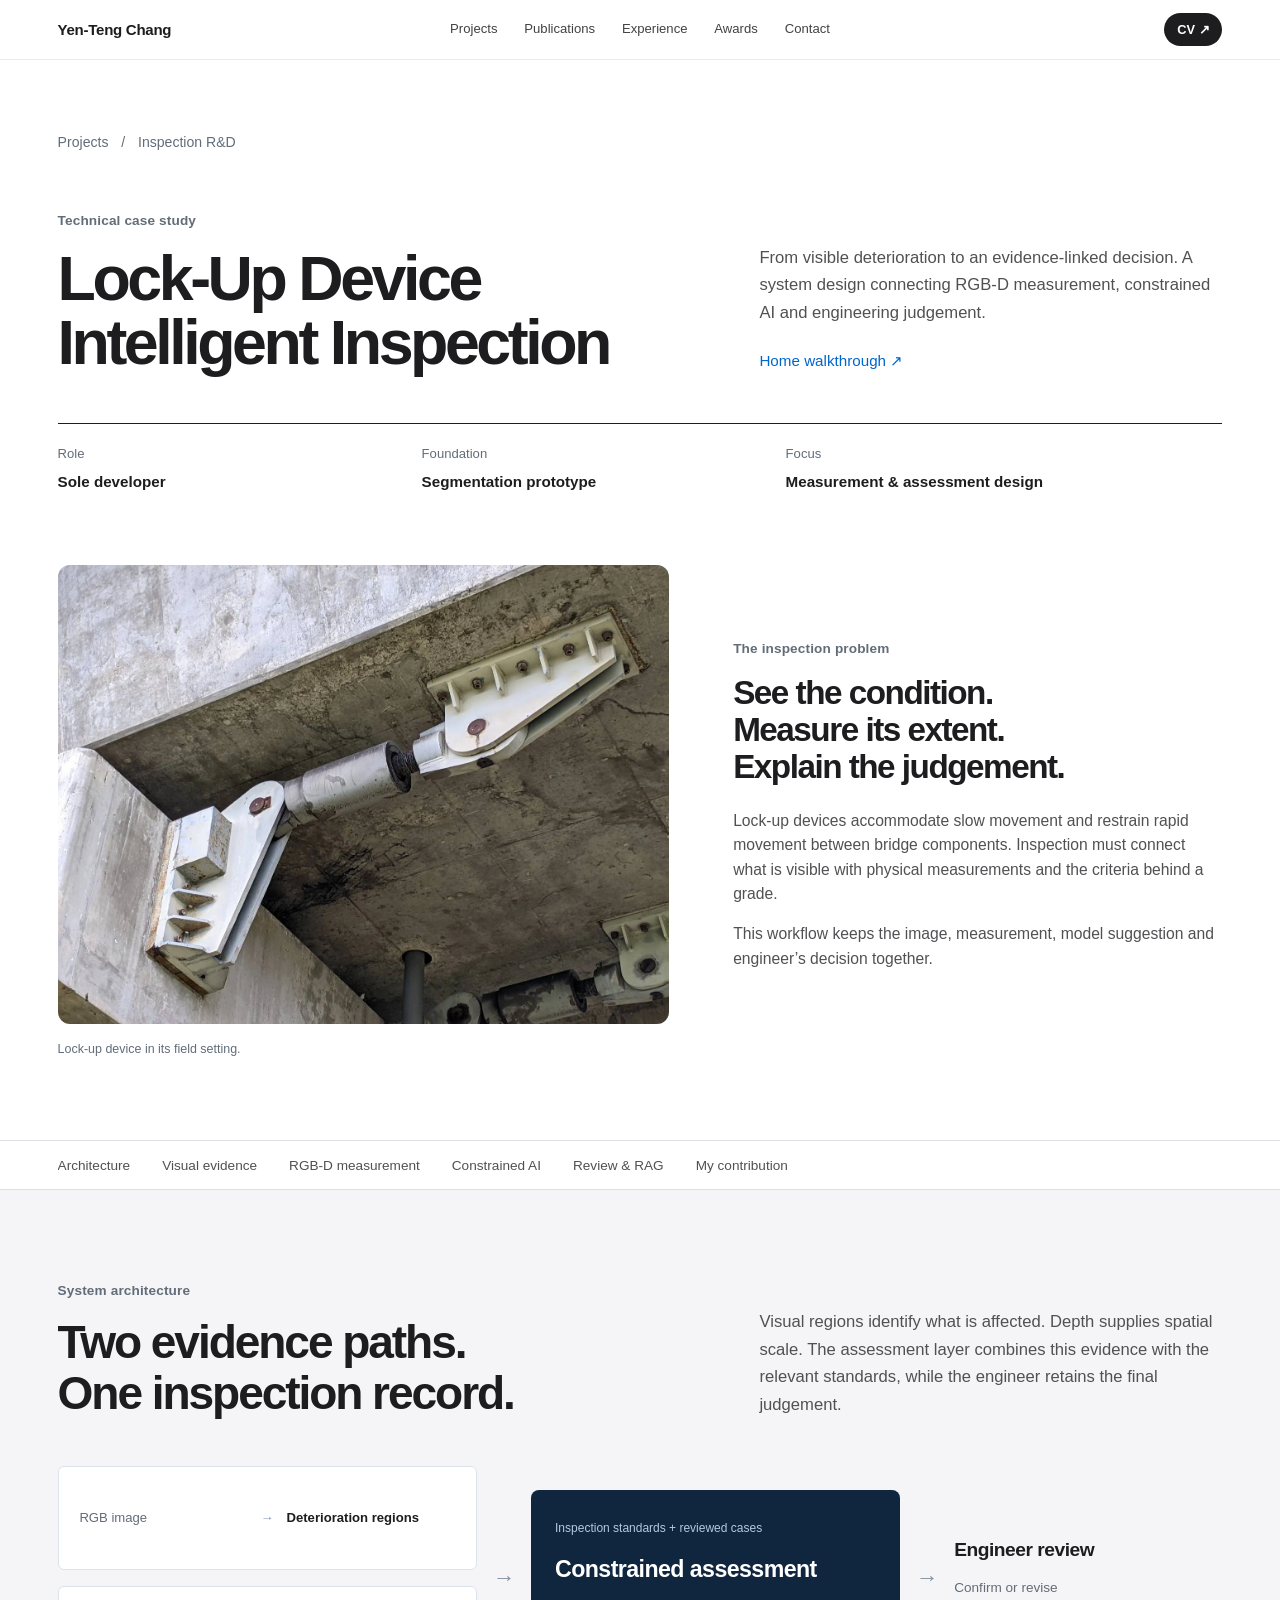
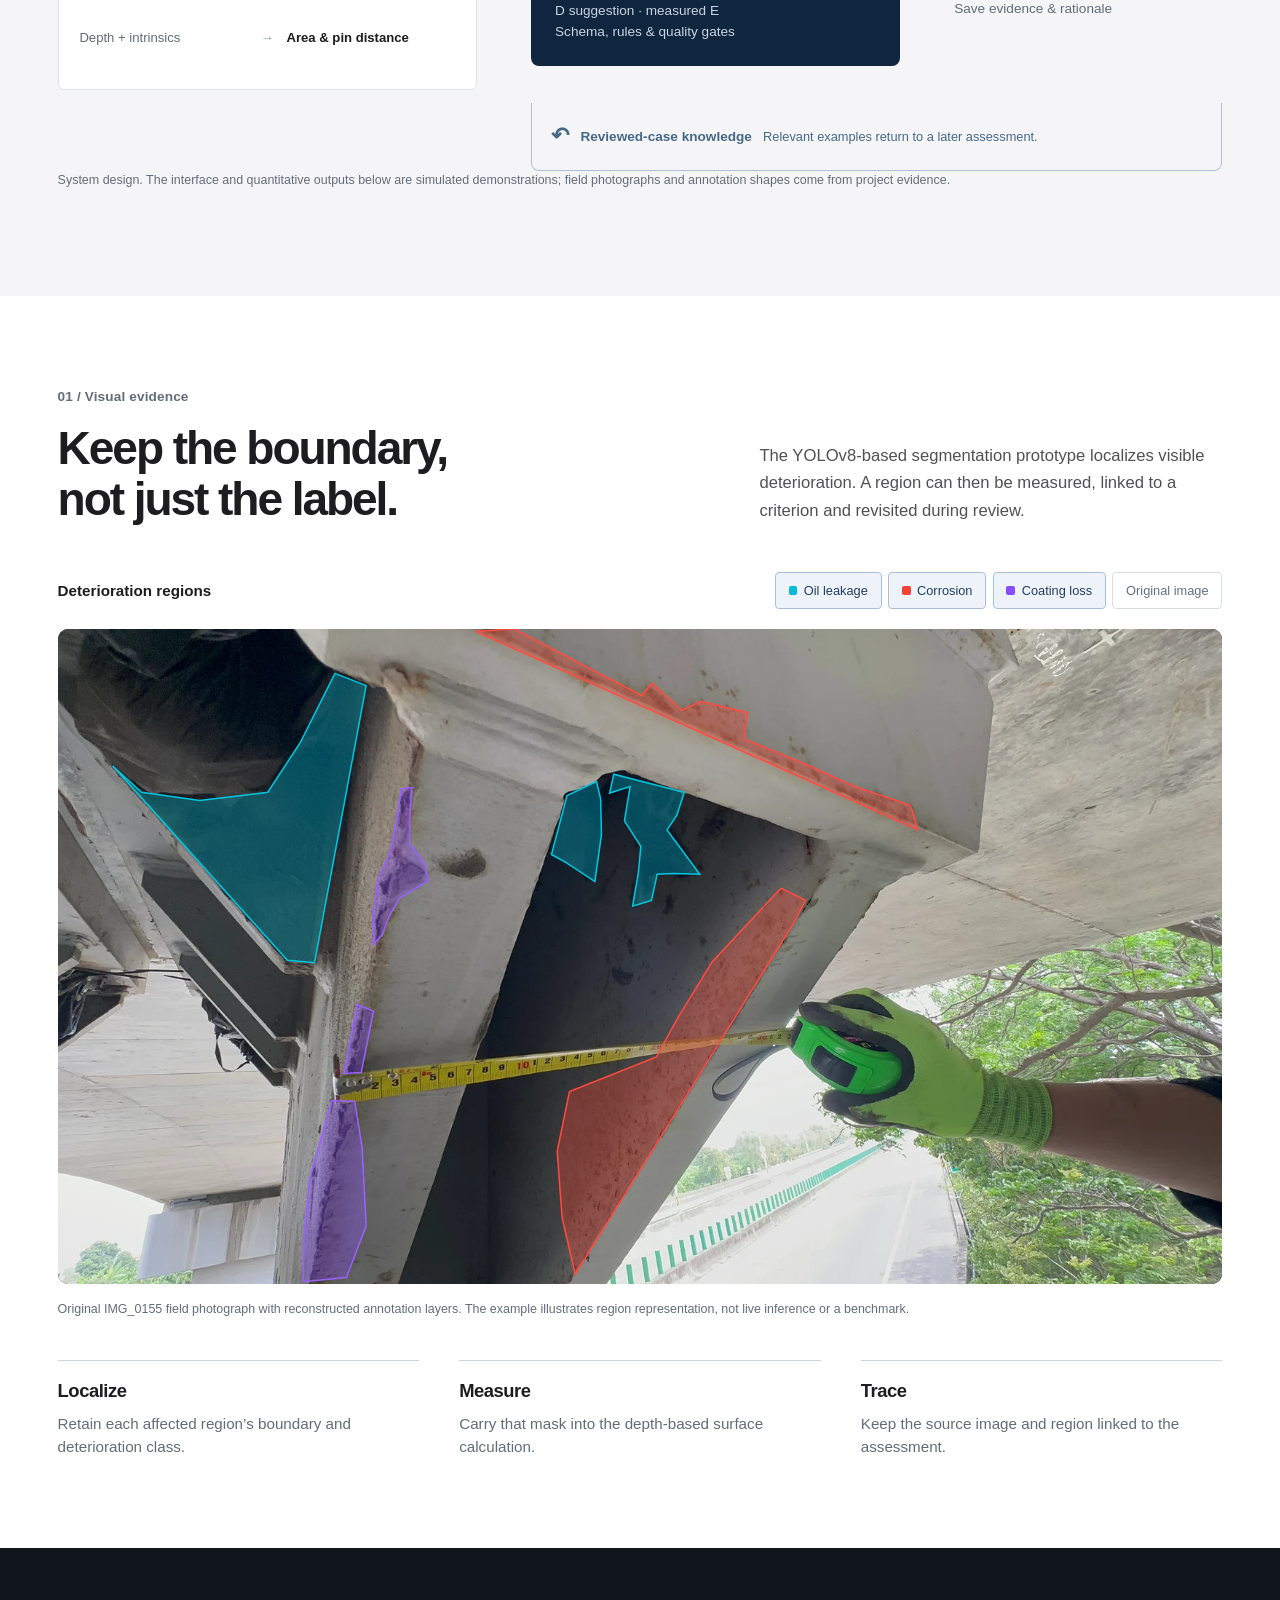
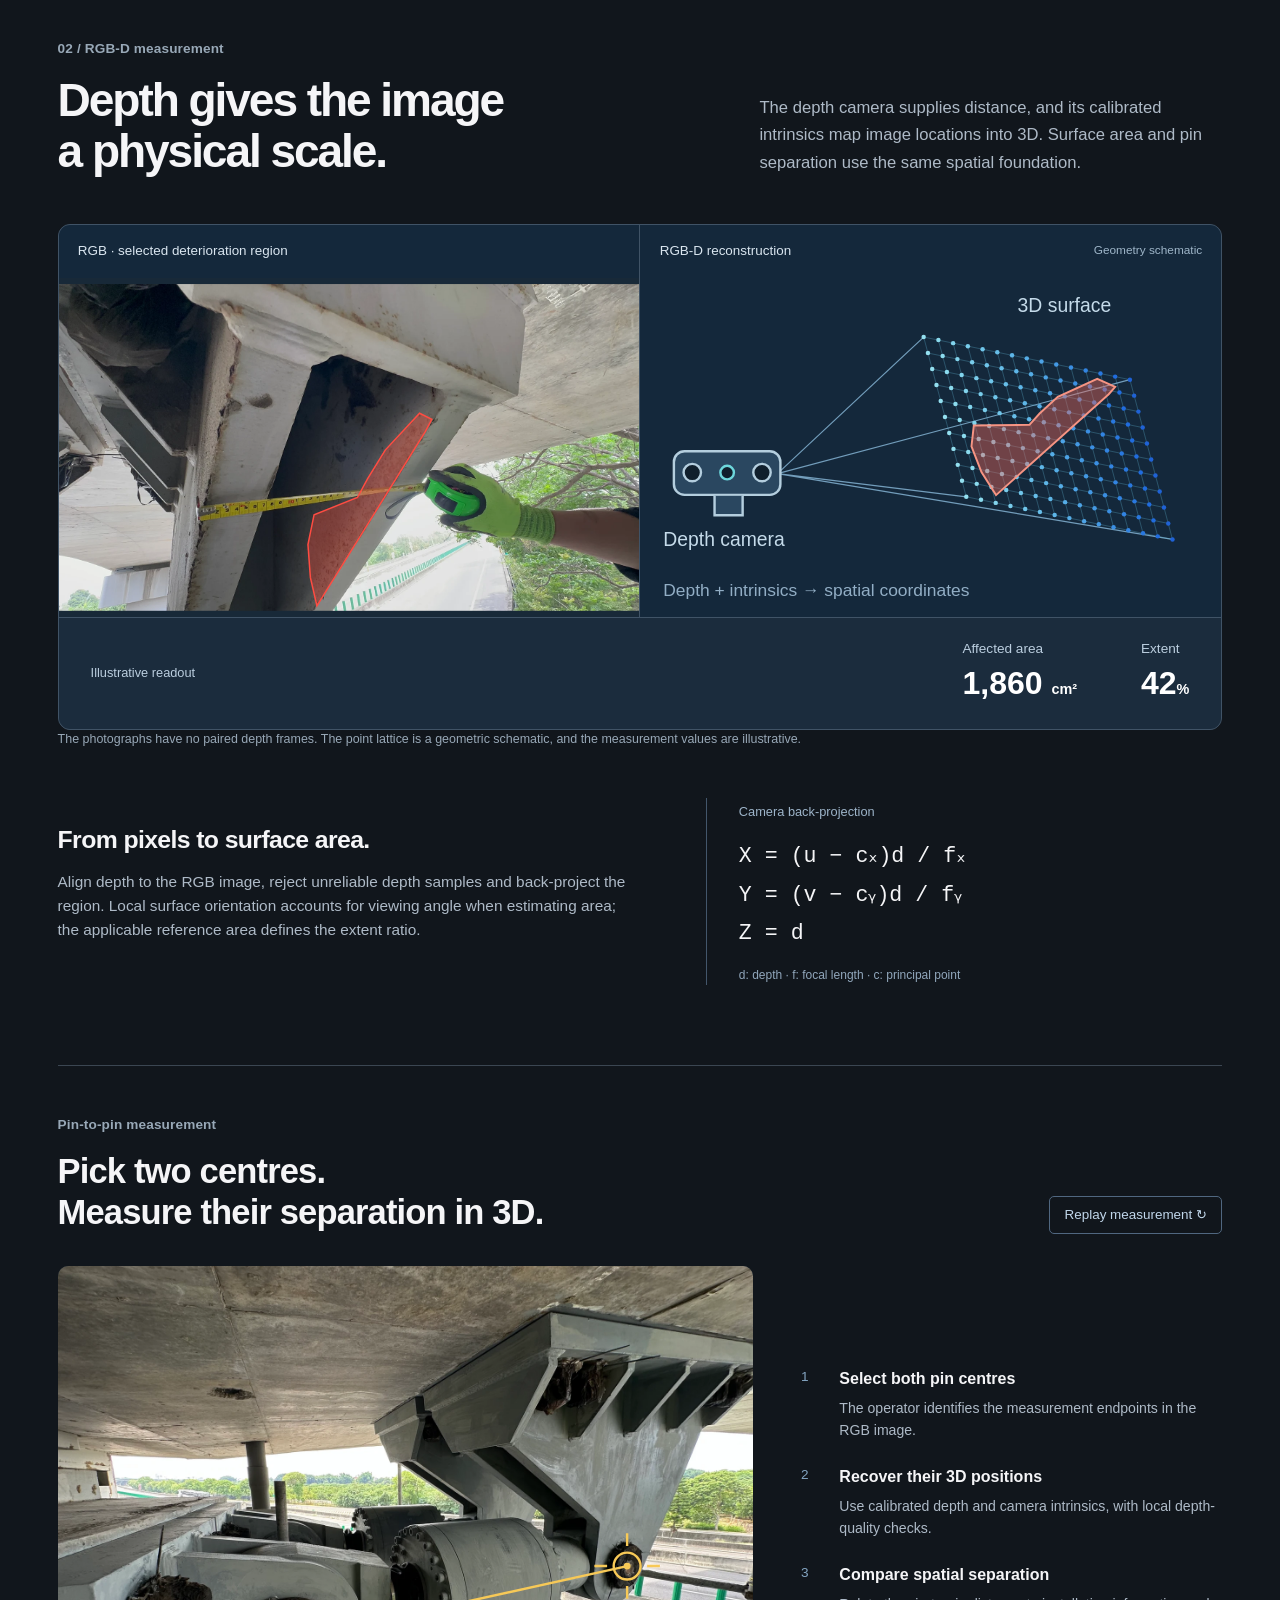
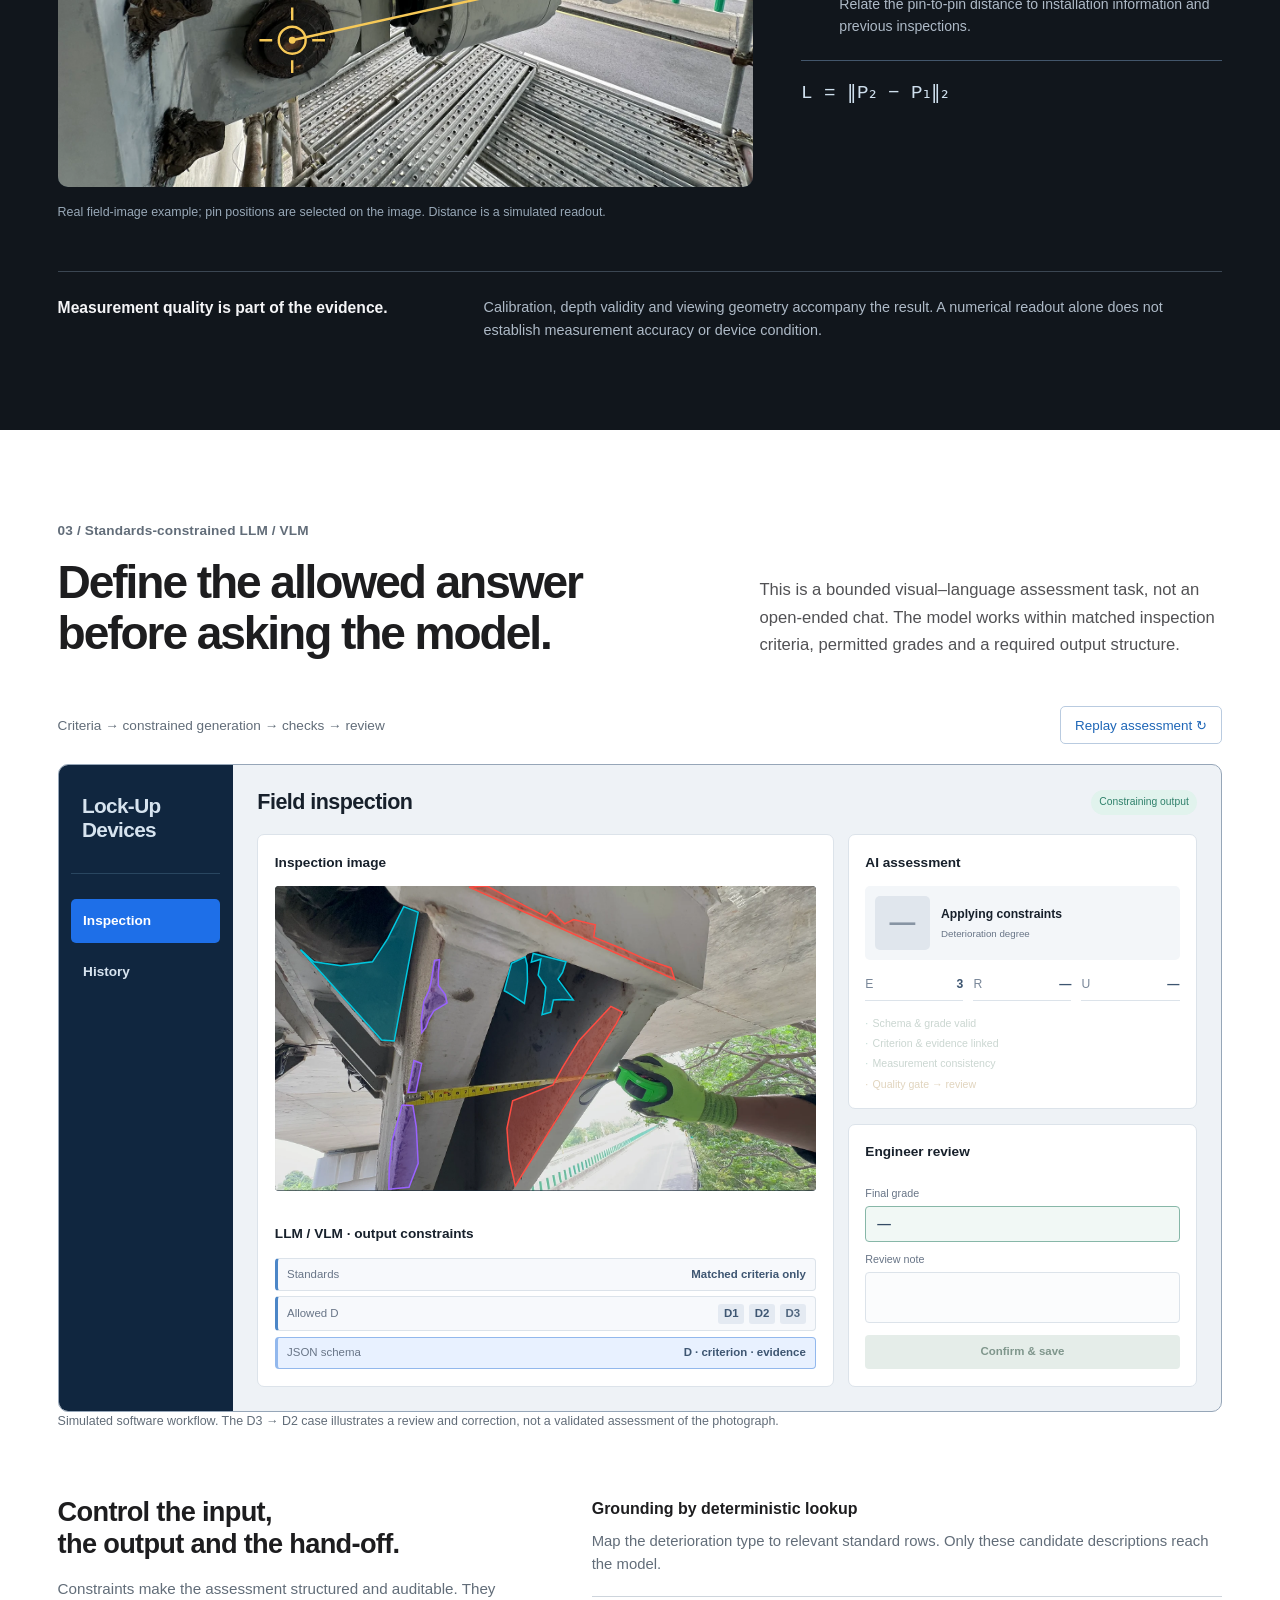
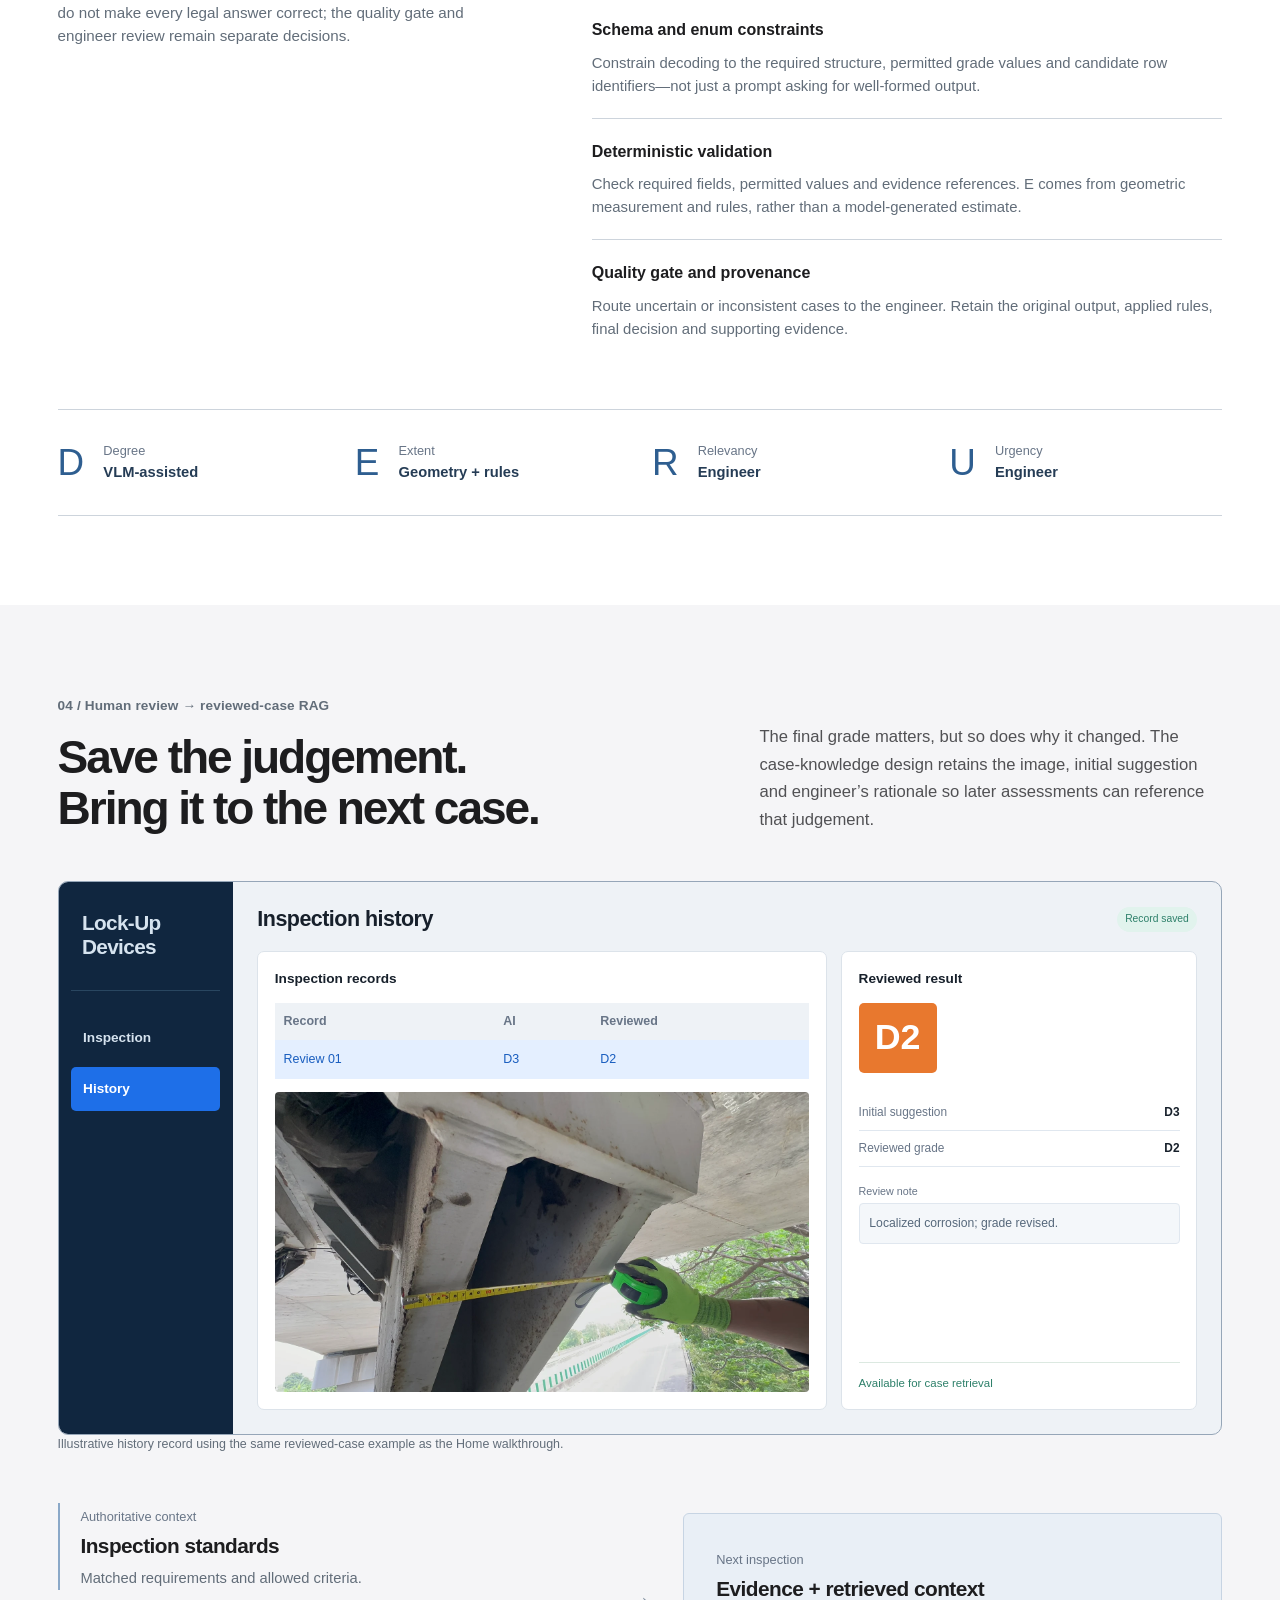
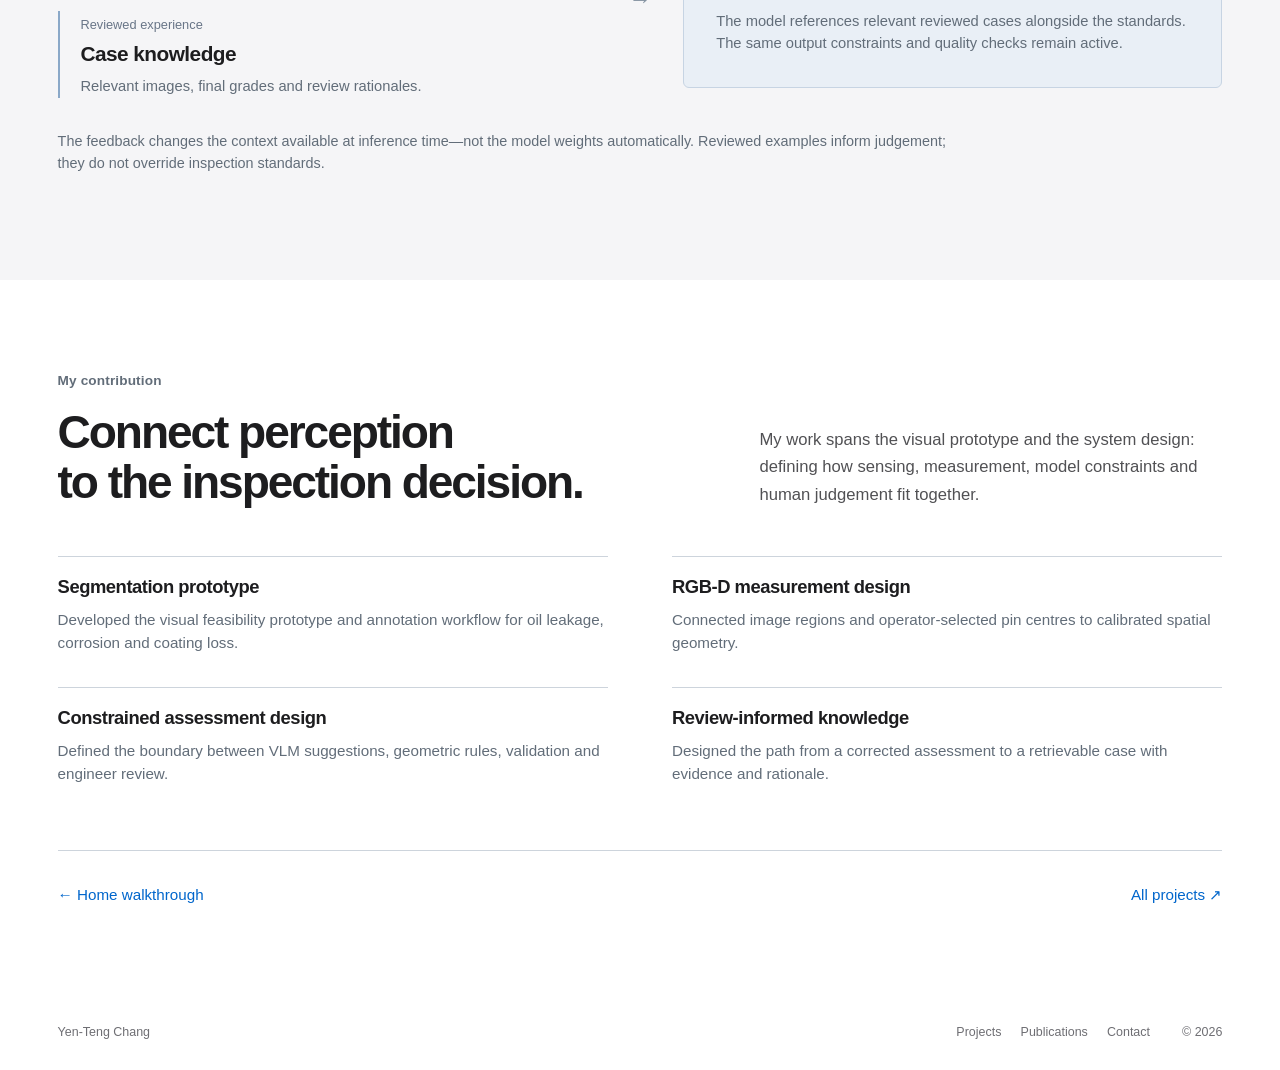
<file: lud-inspection/index.html>
<!doctype html>
<html lang="en">
<head>
  <meta charset="utf-8">
  <meta name="viewport" content="width=device-width, initial-scale=1">
  <meta name="description" content="Yen-Teng Chang’s LUD inspection case study: visual evidence, RGB-D geometry, standards-constrained VLM assessment and engineer-reviewed case retrieval.">
  <title>Lock-Up Device Intelligent Inspection | Yen-Teng Chang</title>
  <link rel="stylesheet" href="/assets/wireframe.css">
  <link rel="stylesheet" href="/assets/styles/lud-detail.css?v=20260919">
  <script src="/assets/scripts/lud-detail.js?v=20260919" defer></script>
</head>
<body class="ld-page">
  <a class="skip-link" href="#main-content">Skip to content</a>
  <header class="site-header">
    <a class="site-name" href="/#top">Yen-Teng Chang</a>
    <nav class="desktop-nav" aria-label="Primary navigation"><a href="/#projects">Projects</a><a href="/#publications">Publications</a><a href="/#experience">Experience</a><a href="/#awards">Awards</a><a href="/#contact">Contact</a></nav>
    <a class="header-cv" href="/#cv">CV <span aria-hidden="true">↗</span></a>
    <details class="mobile-menu"><summary aria-label="Open navigation">Menu</summary><nav aria-label="Mobile navigation"><a href="/#projects">Projects</a><a href="/#publications">Publications</a><a href="/#experience">Experience</a><a href="/#awards">Awards</a><a href="/#contact">Contact</a></nav></details>
  </header>
  <main id="main-content">
    <section class="ld-hero ld-shell" id="top" aria-labelledby="ld-title">
      <p class="ld-breadcrumb"><a href="/#projects">Projects</a><span>/</span> Inspection R&amp;D</p>
      <div class="ld-heading-row">
        <div><p class="ld-kicker">Technical case study</p><h1 id="ld-title">Lock-Up Device Intelligent Inspection</h1></div>
        <div class="ld-intro"><p>From visible deterioration to an evidence-linked decision. A system design connecting RGB-D measurement, constrained AI and engineering judgement.</p><a class="ld-link" href="/#lud">Home walkthrough ↗</a></div>
      </div>
      <dl class="ld-facts"><div><dt>Role</dt><dd>Sole developer</dd></div><div><dt>Foundation</dt><dd>Segmentation prototype</dd></div><div><dt>Focus</dt><dd>Measurement &amp; assessment design</dd></div></dl>
      <div class="ld-field-intro">
        <figure><img src="/assets/images/lud-inspection/overview.webp" alt="A complete lock-up device and its connections beneath a bridge" width="1477" height="1108"><figcaption>Lock-up device in its field setting.</figcaption></figure>
        <div><p class="ld-kicker">The inspection problem</p><h2>See the condition.<br>Measure its extent.<br>Explain the judgement.</h2><p>Lock-up devices accommodate slow movement and restrain rapid movement between bridge components. Inspection must connect what is visible with physical measurements and the criteria behind a grade.</p><p>This workflow keeps the image, measurement, model suggestion and engineer’s decision together.</p></div>
      </div>
    </section>
    <nav class="ld-section-nav" aria-label="Case study sections"><div class="ld-shell"><a href="#architecture">Architecture</a><a href="#segmentation">Visual evidence</a><a href="#geometry">RGB-D measurement</a><a href="#assessment">Constrained AI</a><a href="#case-knowledge">Review &amp; RAG</a><a href="#contribution">My contribution</a></div></nav>

    <section class="ld-section ld-tint" id="architecture" aria-labelledby="ld-architecture-title"><div class="ld-shell">
      <div class="ld-heading-row"><div><p class="ld-kicker">System architecture</p><h2 id="ld-architecture-title">Two evidence paths.<br>One inspection record.</h2></div><p>Visual regions identify what is affected. Depth supplies spatial scale. The assessment layer combines this evidence with the relevant standards, while the engineer retains the final judgement.</p></div>
      <div class="ld-architecture" aria-label="RGB imagery feeds segmentation; aligned depth feeds geometry; both feed constrained assessment and engineer review. Reviewed cases return as context.">
        <div class="ld-evidence-lanes"><div><span>RGB image</span><b aria-hidden="true">→</b><strong>Deterioration regions</strong></div><div><span>Depth + intrinsics</span><b aria-hidden="true">→</b><strong>Area &amp; pin distance</strong></div></div>
        <span class="ld-connector" aria-hidden="true">→</span><div class="ld-arch-assessment"><span>Inspection standards + reviewed cases</span><h3>Constrained assessment</h3><p>D suggestion · measured E<br>Schema, rules &amp; quality gates</p></div>
        <span class="ld-connector" aria-hidden="true">→</span><div class="ld-arch-review"><h3>Engineer review</h3><p>Confirm or revise<br>Save evidence &amp; rationale</p></div>
        <div class="ld-arch-return"><b aria-hidden="true">↶</b><strong>Reviewed-case knowledge</strong><span>Relevant examples return to a later assessment.</span></div>
      </div>
      <p class="ld-caption">System design. The interface and quantitative outputs below are simulated demonstrations; field photographs and annotation shapes come from project evidence.</p>
    </div></section>

    <section class="ld-section ld-shell" id="segmentation" aria-labelledby="ld-seg-title">
      <div class="ld-heading-row"><div><p class="ld-kicker">01 / Visual evidence</p><h2 id="ld-seg-title">Keep the boundary,<br>not just the label.</h2></div><p>The YOLOv8-based segmentation prototype localizes visible deterioration. A region can then be measured, linked to a criterion and revisited during review.</p></div>
      <figure class="ld-seg-figure" data-ld-segmentation>
        <div class="ld-figure-bar"><strong>Deterioration regions</strong><div class="ld-mask-controls ld-js-only" role="group" aria-label="Visible annotation categories"><button type="button" data-ld-category="oil" aria-pressed="true"><i class="ld-oil"></i>Oil leakage</button><button type="button" data-ld-category="rust" aria-pressed="true"><i class="ld-rust"></i>Corrosion</button><button type="button" data-ld-category="coating" aria-pressed="true"><i class="ld-coating"></i>Coating loss</button><button type="button" data-ld-original aria-pressed="false">Original image</button></div></div>
        <svg class="ld-photo" viewBox="0 0 3840 2160" role="img" aria-label="Support-connection photograph with oil leakage, corrosion and coating-loss annotations"><image href="/assets/images/lud-inspection/deterioration.webp" width="3840" height="2160"/><g class="ld-masks" data-ld-regions></g></svg>
        <figcaption>Original IMG_0155 field photograph with reconstructed annotation layers. The example illustrates region representation, not live inference or a benchmark.</figcaption>
        <p class="ld-asset-status" data-ld-mask-status role="status"></p>
      </figure>
      <div class="ld-three-notes"><div><h3>Localize</h3><p>Retain each affected region’s boundary and deterioration class.</p></div><div><h3>Measure</h3><p>Carry that mask into the depth-based surface calculation.</p></div><div><h3>Trace</h3><p>Keep the source image and region linked to the assessment.</p></div></div>
    </section>

    <section class="ld-section ld-dark" id="geometry" aria-labelledby="ld-geometry-title"><div class="ld-shell">
      <div class="ld-heading-row"><div><p class="ld-kicker">02 / RGB-D measurement</p><h2 id="ld-geometry-title">Depth gives the image<br>a physical scale.</h2></div><p>The depth camera supplies distance, and its calibrated intrinsics map image locations into 3D. Surface area and pin separation use the same spatial foundation.</p></div>
      <div class="ld-area-pair">
        <figure><div class="ld-media-label">RGB · selected deterioration region</div><svg class="ld-photo" viewBox="0 0 3840 2160" role="img" aria-label="Actual support-connection image with the corrosion region selected for measurement"><image href="/assets/images/lud-inspection/deterioration.webp" width="3840" height="2160"/><g class="ld-masks" data-ld-regions="region-4"></g></svg></figure>
        <figure class="ld-depth-figure"><div class="ld-media-label">RGB-D reconstruction <span>Geometry schematic</span></div><svg viewBox="0 0 600 350" role="img" aria-label="Schematic depth camera and projected 3D surface, with the source annotation silhouette mapped onto a synthetic plane"><g class="ld-depth-rays"><path d="M142 202L293 61M142 202L506 105M142 202L550 270M142 202L337 226"/></g><g class="ld-depth-camera"><rect x="35" y="179" width="110" height="45" rx="11"/><circle cx="54" cy="201" r="9"/><circle cx="90" cy="201" r="7"/><circle cx="126" cy="201" r="9"/><path d="M77 225V245H106V225"/></g><g data-ld-depth-cloud></g><g class="ld-depth-region" data-ld-depth-region></g><g class="ld-depth-labels"><text x="24" y="277">Depth camera</text><text x="390" y="35">3D surface</text><text x="24" y="328">Depth + intrinsics → spatial coordinates</text></g></svg></figure>
        <div class="ld-area-results"><span>Illustrative readout</span><div>Affected area <strong>1,860 <small>cm²</small></strong></div><div>Extent <strong>42<small>%</small></strong></div></div>
      </div>
      <p class="ld-caption">The photographs have no paired depth frames. The point lattice is a geometric schematic, and the measurement values are illustrative.</p>
      <div class="ld-geometry-explainer"><div><h3>From pixels to surface area.</h3><p>Align depth to the RGB image, reject unreliable depth samples and back-project the region. Local surface orientation accounts for viewing angle when estimating area; the applicable reference area defines the extent ratio.</p></div><div class="ld-equation"><span>Camera back-projection</span><code>X = (u − cₓ)d / fₓ<br>Y = (v − cᵧ)d / fᵧ<br>Z = d</code><p>d: depth · f: focal length · c: principal point</p></div></div>
      <div class="ld-pin-block" data-ld-motion="pins" data-phase="complete">
        <div class="ld-subheading"><div><p class="ld-kicker">Pin-to-pin measurement</p><h3>Pick two centres.<br>Measure their separation in 3D.</h3></div><button class="ld-replay ld-js-only" type="button" data-ld-replay="pins">Replay measurement ↻</button></div>
        <div class="ld-pin-layout"><figure><svg class="ld-pin-photo" viewBox="0 0 4032 3024" role="img" aria-label="Real close-up image with both pin centres marked and an illustrative 1.24 metre separation"><image href="/assets/images/lud-inspection/pin-distance.webp" width="4032" height="3024"/><g class="ld-pin-one"><circle cx="1358" cy="2170" r="78"/><circle cx="1358" cy="2170" r="13"/><path d="M1358 2054V1980M1242 2170H1168M1474 2170H1548M1358 2286V2360"/></g><g class="ld-pin-two"><circle cx="3300" cy="1740" r="78"/><circle cx="3300" cy="1740" r="13"/><path d="M3300 1624V1550M3184 1740H3110M3416 1740H3490M3300 1856V1930"/></g><path class="ld-pin-line" d="M1358 2170L3300 1740" pathLength="1"/><g class="ld-pin-value"><rect x="1980" y="1735" width="710" height="220" rx="24"/><text x="2335" y="1885" text-anchor="middle">1.24 m</text></g></svg><figcaption>Real field-image example; pin positions are selected on the image. Distance is a simulated readout.</figcaption></figure>
          <div class="ld-pin-method"><ol><li><span>1</span><div><strong>Select both pin centres</strong><p>The operator identifies the measurement endpoints in the RGB image.</p></div></li><li><span>2</span><div><strong>Recover their 3D positions</strong><p>Use calibrated depth and camera intrinsics, with local depth-quality checks.</p></div></li><li><span>3</span><div><strong>Compare spatial separation</strong><p>Relate the pin-to-pin distance to installation information and previous inspections.</p></div></li></ol><div class="ld-pin-equation">L = ‖P₂ − P₁‖₂</div></div>
        </div>
      </div>
      <div class="ld-method-note"><strong>Measurement quality is part of the evidence.</strong><p>Calibration, depth validity and viewing geometry accompany the result. A numerical readout alone does not establish measurement accuracy or device condition.</p></div>
    </div></section>

    <section class="ld-section ld-shell" id="assessment" aria-labelledby="ld-assessment-title">
      <div class="ld-heading-row"><div><p class="ld-kicker">03 / Standards-constrained LLM / VLM</p><h2 id="ld-assessment-title">Define the allowed answer<br>before asking the model.</h2></div><p>This is a bounded visual–language assessment task, not an open-ended chat. The model works within matched inspection criteria, permitted grades and a required output structure.</p></div>
      <div class="ld-assessment-demo" data-ld-motion="assessment" data-phase="complete">
        <div class="ld-demo-bar"><span>Criteria → constrained generation → checks → review</span><button class="ld-replay ld-js-only" type="button" data-ld-replay="assessment">Replay assessment ↻</button></div>
        <div class="ld-app">
          <aside class="ld-app-sidebar"><strong>Lock-Up<br> Devices</strong><div class="is-active">Inspection</div><div>History</div></aside>
          <div class="ld-app-main"><header><h3>Field inspection</h3><span class="ld-status" data-ld-assess-status>Review completed</span></header><div class="ld-app-inspection">
            <div class="ld-app-image"><h4>Inspection image</h4><svg class="ld-photo" viewBox="0 0 3840 2160" role="img" aria-label="Deterioration evidence supplied to the constrained assessment"><image href="/assets/images/lud-inspection/deterioration.webp" width="3840" height="2160"/><g class="ld-masks" data-ld-regions></g></svg><div class="ld-output-contract"><h4>LLM / VLM · output constraints</h4><div data-ld-contract="criteria"><span>Standards</span><strong>Matched criteria only</strong></div><div data-ld-contract="grades"><span>Allowed D</span><strong class="ld-options"><b>D1</b><b>D2</b><b class="ld-chosen">D3</b></strong></div><div data-ld-contract="schema"><span>JSON schema</span><strong>D · criterion · evidence</strong></div></div></div>
            <div class="ld-app-results"><section class="ld-app-card"><h4>AI assessment</h4><div class="ld-prediction"><b class="ld-grade" data-ld-suggested>D3</b><div><strong data-ld-suggestion-label>VLM suggestion</strong><span>Deterioration degree</span></div></div><dl class="ld-deru-inline"><div><dt>E</dt><dd>3</dd></div><div><dt>R</dt><dd>—</dd></div><div><dt>U</dt><dd>—</dd></div></dl><div class="ld-checks"><span>Schema &amp; grade valid</span><span>Criterion &amp; evidence linked</span><span>Measurement consistency</span><span class="ld-review-check" data-ld-review-status>Engineer review completed</span></div></section><section class="ld-app-card ld-app-review"><h4>Engineer review</h4><span class="ld-field-label">Final grade</span><div class="ld-select" data-ld-reviewed>D2</div><span class="ld-field-label">Review note</span><p class="ld-review-note" data-ld-rationale>Localized corrosion; grade revised.</p><span class="ld-save">Confirm &amp; save</span></section></div>
          </div></div>
        </div>
        <p class="ld-caption">Simulated software workflow. The D3 → D2 case illustrates a review and correction, not a validated assessment of the photograph.</p><p class="ld-sr-only" data-ld-animation-status aria-live="polite"></p>
      </div>
      <div class="ld-harness-detail"><div><h3>Control the input,<br>the output and the hand-off.</h3><p>Constraints make the assessment structured and auditable. They do not make every legal answer correct; the quality gate and engineer review remain separate decisions.</p></div><ol><li><strong>Grounding by deterministic lookup</strong><p>Map the deterioration type to relevant standard rows. Only these candidate descriptions reach the model.</p></li><li><strong>Schema and enum constraints</strong><p>Constrain decoding to the required structure, permitted grade values and candidate row identifiers—not just a prompt asking for well-formed output.</p></li><li><strong>Deterministic validation</strong><p>Check required fields, permitted values and evidence references. E comes from geometric measurement and rules, rather than a model-generated estimate.</p></li><li><strong>Quality gate and provenance</strong><p>Route uncertain or inconsistent cases to the engineer. Retain the original output, applied rules, final decision and supporting evidence.</p></li></ol></div>
      <div class="ld-responsibility" aria-label="DERU division of responsibility"><div><b>D</b><span>Degree<strong>VLM-assisted</strong></span></div><div><b>E</b><span>Extent<strong>Geometry + rules</strong></span></div><div><b>R</b><span>Relevancy<strong>Engineer</strong></span></div><div><b>U</b><span>Urgency<strong>Engineer</strong></span></div></div>
    </section>

    <section class="ld-section ld-tint" id="case-knowledge" aria-labelledby="ld-rag-title"><div class="ld-shell">
      <div class="ld-heading-row"><div><p class="ld-kicker">04 / Human review → reviewed-case RAG</p><h2 id="ld-rag-title">Save the judgement.<br>Bring it to the next case.</h2></div><p>The final grade matters, but so does why it changed. The case-knowledge design retains the image, initial suggestion and engineer’s rationale so later assessments can reference that judgement.</p></div>
      <div class="ld-app ld-history-app"><aside class="ld-app-sidebar"><strong>Lock-Up<br> Devices</strong><div>Inspection</div><div class="is-active">History</div></aside><div class="ld-app-main"><header><h3>Inspection history</h3><span class="ld-status">Record saved</span></header><div class="ld-history-grid"><section class="ld-app-card"><h4>Inspection records</h4><table><thead><tr><th>Record</th><th>AI</th><th>Reviewed</th></tr></thead><tbody><tr><td>Review 01</td><td>D3</td><td>D2</td></tr></tbody></table><img src="/assets/images/lud-inspection/deterioration.webp" alt="Original image retained in the illustrative reviewed case" width="1600" height="900" loading="lazy"></section><section class="ld-app-card ld-history-detail"><h4>Reviewed result</h4><b class="ld-reviewed-grade">D2</b><dl><div><dt>Initial suggestion</dt><dd>D3</dd></div><div><dt>Reviewed grade</dt><dd>D2</dd></div></dl><span class="ld-field-label">Review note</span><p>Localized corrosion; grade revised.</p><div class="ld-indexed">Available for case retrieval</div></section></div></div></div>
      <p class="ld-caption">Illustrative history record using the same reviewed-case example as the Home walkthrough.</p>
      <div class="ld-rag-flow"><div class="ld-rag-sources"><div><span>Authoritative context</span><h3>Inspection standards</h3><p>Matched requirements and allowed criteria.</p></div><div><span>Reviewed experience</span><h3>Case knowledge</h3><p>Relevant images, final grades and review rationales.</p></div></div><b class="ld-connector" aria-hidden="true">→</b><div class="ld-rag-next"><span>Next inspection</span><h3>Evidence + retrieved context</h3><p>The model references relevant reviewed cases alongside the standards. The same output constraints and quality checks remain active.</p></div></div>
      <p class="ld-rag-note">The feedback changes the context available at inference time—not the model weights automatically. Reviewed examples inform judgement; they do not override inspection standards.</p>
    </div></section>

    <section class="ld-section ld-shell" id="contribution" aria-labelledby="ld-contribution-title">
      <div class="ld-heading-row"><div><p class="ld-kicker">My contribution</p><h2 id="ld-contribution-title">Connect perception<br>to the inspection decision.</h2></div><p>My work spans the visual prototype and the system design: defining how sensing, measurement, model constraints and human judgement fit together.</p></div>
      <div class="ld-contributions"><div><h3>Segmentation prototype</h3><p>Developed the visual feasibility prototype and annotation workflow for oil leakage, corrosion and coating loss.</p></div><div><h3>RGB-D measurement design</h3><p>Connected image regions and operator-selected pin centres to calibrated spatial geometry.</p></div><div><h3>Constrained assessment design</h3><p>Defined the boundary between VLM suggestions, geometric rules, validation and engineer review.</p></div><div><h3>Review-informed knowledge</h3><p>Designed the path from a corrected assessment to a retrievable case with evidence and rationale.</p></div></div>
      <div class="ld-end"><a class="ld-link" href="/#lud">← Home walkthrough</a><a class="ld-link" href="/#all-projects">All projects ↗</a></div>
    </section>
  </main>
  <footer class="site-footer"><span>Yen-Teng Chang</span><nav aria-label="Footer navigation"><a href="/#projects">Projects</a><a href="/#publications">Publications</a><a href="/#contact">Contact</a></nav><span>© 2026</span></footer>
</body>
</html>
</file>
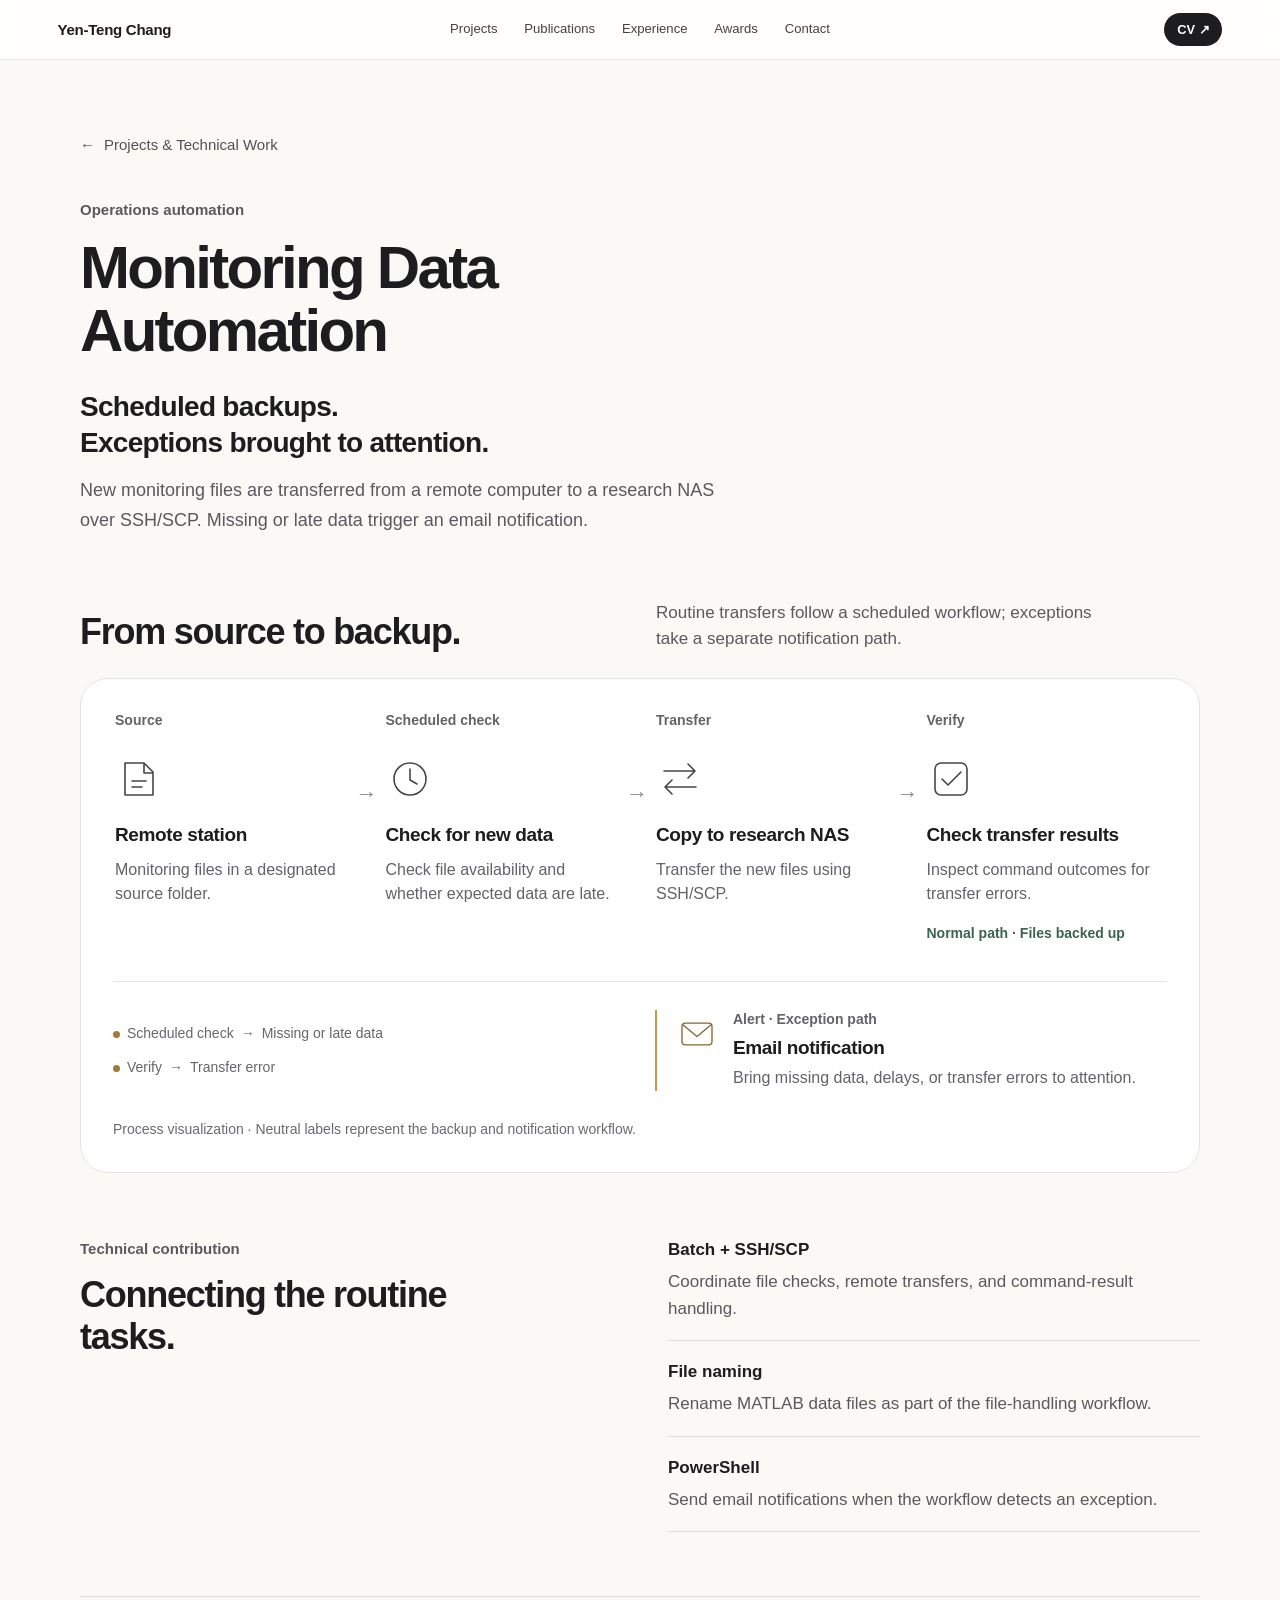
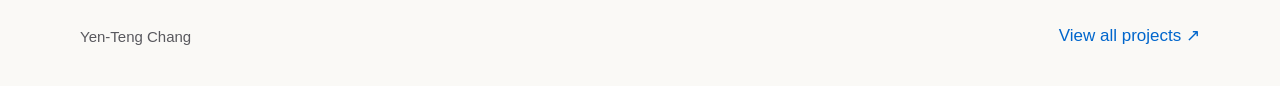
<file: monitoring-data-automation/index.html>
<!doctype html>
<html lang="en">
<head>
  <meta charset="utf-8">
  <meta name="viewport" content="width=device-width, initial-scale=1">
  <meta name="description" content="Yen-Teng Chang's operations automation for scheduled monitoring-file backups to a research NAS and email alerts for missing or late data.">
  <title>Monitoring Data Automation | Yen-Teng Chang</title>
  <link rel="stylesheet" href="/assets/wireframe.css">
  <link rel="stylesheet" href="/assets/styles/monitoring-data-automation.css?v=20261004a">
</head>
<body class="mda-page">
  <a class="skip-link" href="#main-content">Skip to content</a>
  <header class="site-header">
    <a class="site-name" href="/#top">Yen-Teng Chang</a>
    <nav class="desktop-nav" aria-label="Primary navigation">
      <a href="/#projects">Projects</a>
      <a href="/#publications">Publications</a>
      <a href="/#experience">Experience</a>
      <a href="/#awards">Awards</a>
      <a href="/#contact">Contact</a>
    </nav>
    <a class="header-cv" href="/#cv">CV <span aria-hidden="true">↗</span></a>
    <details class="mobile-menu">
      <summary aria-label="Open navigation">Menu</summary>
      <nav aria-label="Mobile navigation">
        <a href="/#projects">Projects</a>
        <a href="/#publications">Publications</a>
        <a href="/#experience">Experience</a>
        <a href="/#awards">Awards</a>
        <a href="/#contact">Contact</a>
      </nav>
    </details>
  </header>
  <main id="main-content" class="mda-shell">
    <section class="mda-intro" aria-labelledby="mda-title">
      <a class="mda-back" href="/#all-projects"><span aria-hidden="true">←</span> Projects &amp; Technical Work</a>
      <p class="mda-kicker">Operations automation</p>
      <h1 id="mda-title">Monitoring Data<br>Automation</h1>
      <p class="mda-lead">Scheduled backups.<br>Exceptions brought to attention.</p>
      <p class="mda-summary">New monitoring files are transferred from a remote computer to a research NAS over SSH/SCP. Missing or late data trigger an email notification.</p>
    </section>

    <section class="mda-workflow" aria-labelledby="mda-workflow-title">
      <div class="mda-section-heading">
        <h2 id="mda-workflow-title">From source to backup.</h2>
        <p>Routine transfers follow a scheduled workflow; exceptions take a separate notification path.</p>
      </div>
      <figure class="mda-process" aria-describedby="mda-caption">
        <ol class="mda-steps" aria-label="Backup workflow">
          <li class="mda-step">
            <p class="mda-step-label">Source</p>
            <svg class="mda-icon" viewBox="0 0 48 48" aria-hidden="true"><path d="M10 8h19l9 9v23H10zM29 8v10h9M17 26h14M17 32h10"/></svg>
            <h3>Remote station</h3>
            <p>Monitoring files in a designated source folder.</p>
          </li>
          <li class="mda-step mda-check">
            <p class="mda-step-label">Scheduled check</p>
            <svg class="mda-icon" viewBox="0 0 48 48" aria-hidden="true"><circle cx="24" cy="24" r="16"/><path d="M24 14v11l7 4"/></svg>
            <h3>Check for new data</h3>
            <p>Check file availability and whether expected data are late.</p>
          </li>
          <li class="mda-step">
            <p class="mda-step-label">Transfer</p>
            <svg class="mda-icon" viewBox="0 0 48 48" aria-hidden="true"><path d="M8 16h31m-7-7 7 7-7 7M40 32H9m7-7-7 7 7 7"/></svg>
            <h3>Copy to research NAS</h3>
            <p>Transfer the new files using SSH/SCP.</p>
          </li>
          <li class="mda-step mda-verify">
            <p class="mda-step-label">Verify</p>
            <svg class="mda-icon" viewBox="0 0 48 48" aria-hidden="true"><rect x="8" y="8" width="32" height="32" rx="6"/><path d="m15 24 6 6 13-13"/></svg>
            <h3>Check transfer results</h3>
            <p>Inspect command outcomes for transfer errors.</p>
            <span class="mda-outcome">Normal path · Files backed up</span>
          </li>
        </ol>
        <div class="mda-exceptions">
          <div class="mda-exception-sources" aria-label="Conditions that trigger an alert">
            <p><span class="mda-branch-dot" aria-hidden="true"></span> Scheduled check <span aria-hidden="true">→</span> Missing or late data</p>
            <p><span class="mda-branch-dot" aria-hidden="true"></span> Verify <span aria-hidden="true">→</span> Transfer error</p>
          </div>
          <div class="mda-alert">
            <svg class="mda-alert-icon" viewBox="0 0 48 48" aria-hidden="true"><rect x="6" y="11" width="36" height="26" rx="4"/><path d="m7 13 17 14 17-14"/></svg>
            <div><p class="mda-step-label">Alert · Exception path</p><h3>Email notification</h3><p>Bring missing data, delays, or transfer errors to attention.</p></div>
          </div>
        </div>
        <figcaption id="mda-caption">Process visualization · Neutral labels represent the backup and notification workflow.</figcaption>
      </figure>
    </section>

    <section class="mda-contribution" aria-labelledby="mda-contribution-title">
      <div><p class="mda-kicker">Technical contribution</p><h2 id="mda-contribution-title">Connecting the routine tasks.</h2></div>
      <dl class="mda-tools">
        <div><dt>Batch + SSH/SCP</dt><dd>Coordinate file checks, remote transfers, and command-result handling.</dd></div>
        <div><dt>File naming</dt><dd>Rename MATLAB data files as part of the file-handling workflow.</dd></div>
        <div><dt>PowerShell</dt><dd>Send email notifications when the workflow detects an exception.</dd></div>
      </dl>
    </section>
    <footer class="mda-footer"><span>Yen-Teng Chang</span><a class="mda-text-link" href="/#all-projects">View all projects <span aria-hidden="true">↗</span></a></footer>
  </main>
</body>
</html>
</file>
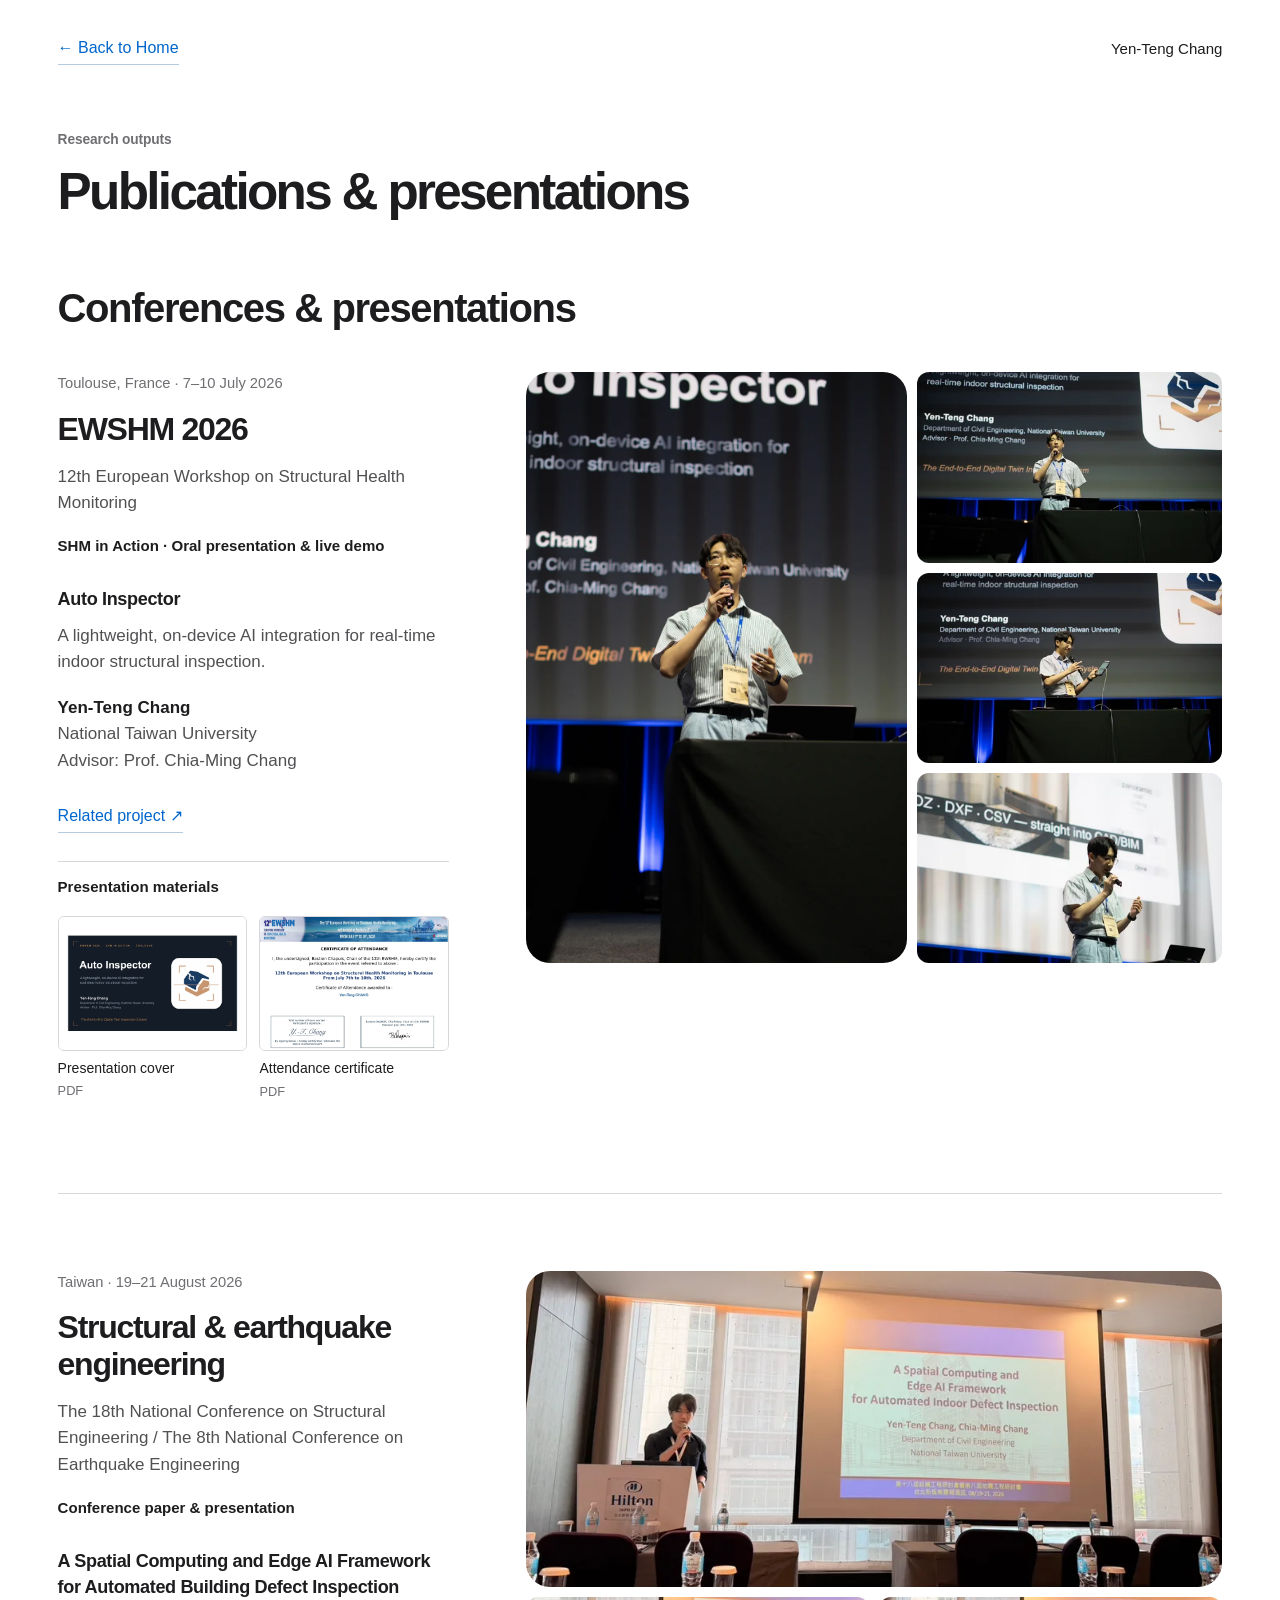
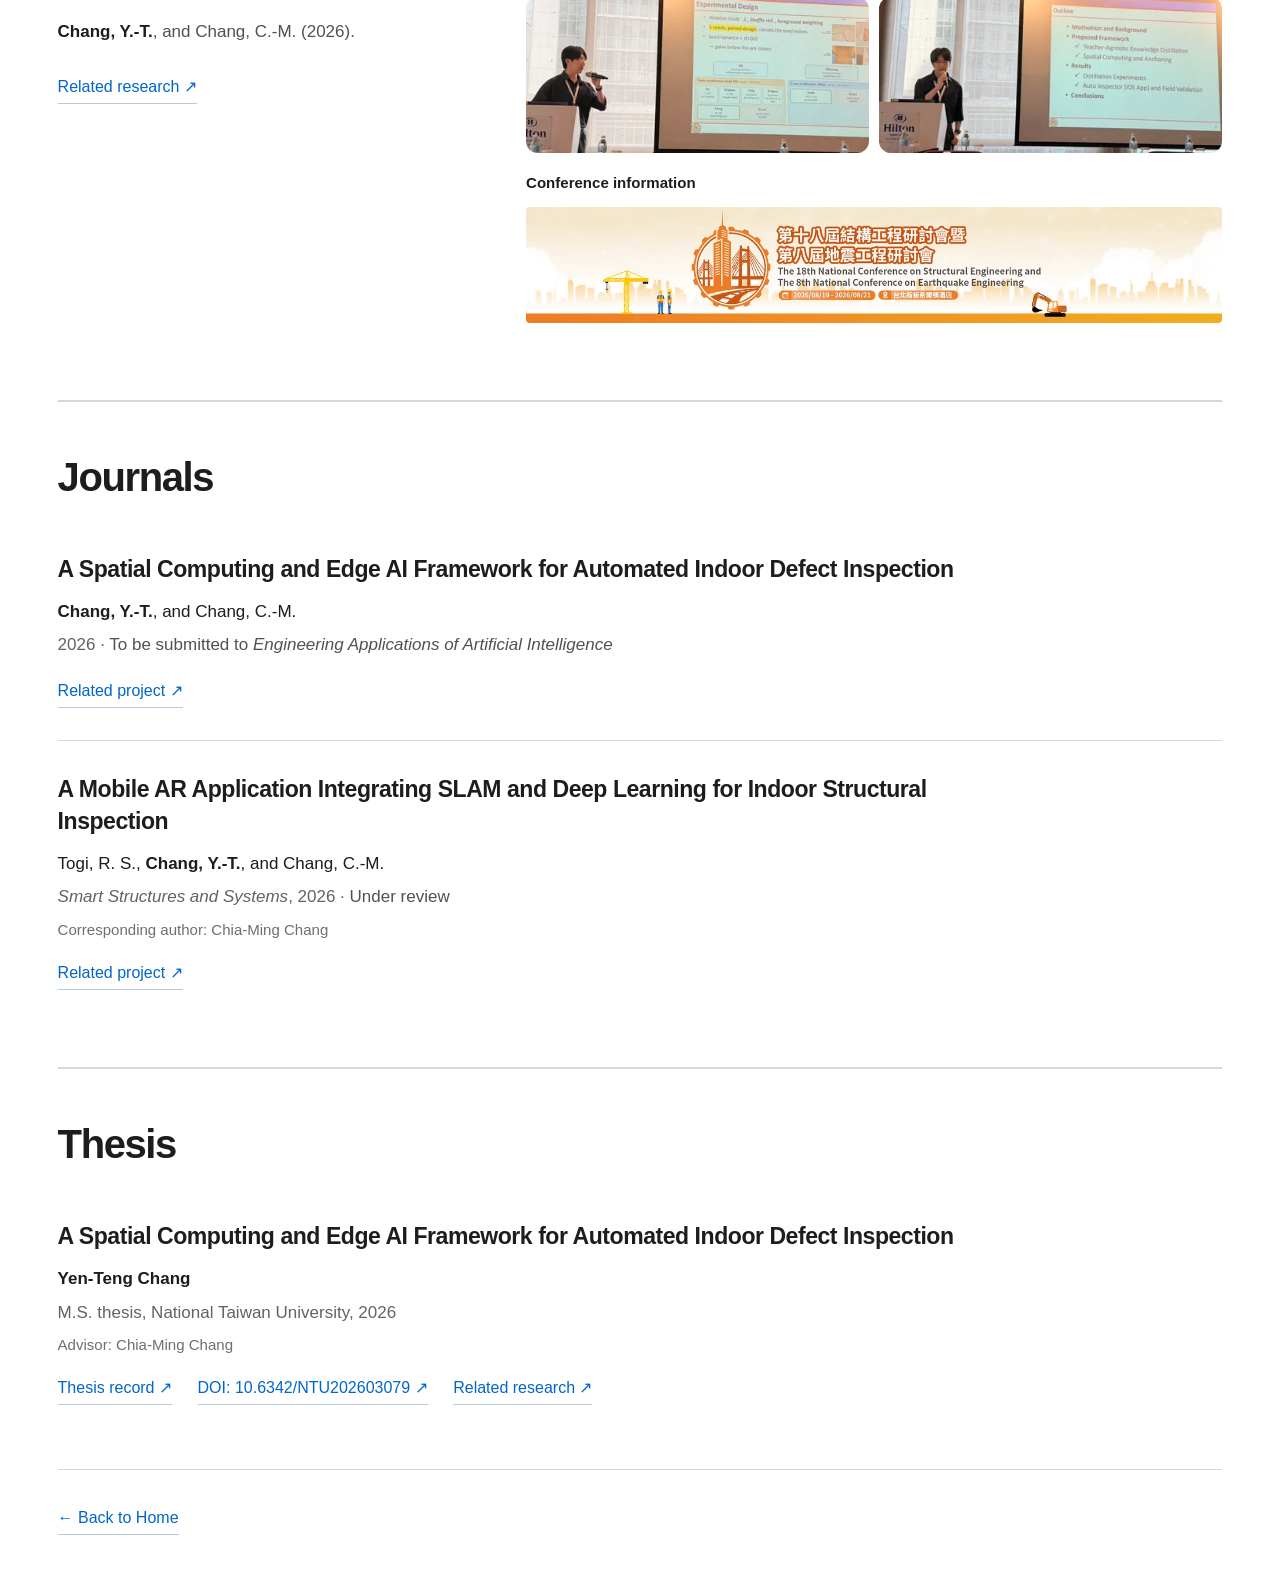
<file: publications/index.html>
<!doctype html>
<html lang="en">
<head>
 <meta charset="utf-8">
 <meta name="viewport" content="width=device-width, initial-scale=1">
 <title>Publications &amp; presentations — Yen-Teng Chang</title>
 <meta name="description" content="Conference presentations, journal manuscripts, and the master's thesis of Yen-Teng Chang, with publication status and supporting materials.">
 <link rel="stylesheet" href="/assets/wireframe.css">
 <link rel="stylesheet" href="/assets/styles/site-content.css?v=20260925c">
</head>
<body>
 <a class="skip-link" href="#publications">Skip to publications</a>
 <main class="section-shell site-content-record-page">
  <nav class="site-content-record-nav" aria-label="Page navigation"><a class="site-content-link" href="/#publications">← Back to Home</a><a href="/">Yen-Teng Chang</a></nav>
  <section class="site-content-publications" id="publications" aria-labelledby="publications-title">
   <div class="site-content-publications-heading"><p class="eyebrow">Research outputs</p><h1 id="publications-title">Publications &amp; presentations</h1></div>

<div class="site-content-conferences" aria-labelledby="site-content-conferences-title">
 <h2 class="site-content-group-title" id="site-content-conferences-title">Conferences &amp; presentations</h2>
 <article class="site-content-event" id="site-content-ewshm">
  <div class="site-content-event-copy">
   <p class="site-content-kicker">Toulouse, France · 7–10 July 2026</p>
   <h3 class="site-content-event-title">EWSHM 2026</h3>
   <p class="site-content-venue">12th European Workshop on Structural Health Monitoring</p>
   <p class="site-content-event-type">SHM in Action · Oral presentation &amp; live demo</p>
   <h4 class="site-content-talk-title">Auto Inspector</h4>
   <p>A lightweight, on-device AI integration for real-time indoor structural inspection.</p>
   <p class="site-content-credit"><strong>Yen-Teng Chang</strong><br>National Taiwan University<br>Advisor: Prof. Chia-Ming Chang</p>
   <a class="site-content-link" href="/auto-inspector/">Related project <span aria-hidden="true">↗</span></a>
   <div class="site-content-materials">
    <p class="site-content-materials-title">Presentation materials</p>
    <div class="site-content-document-grid">
     <a class="site-content-document" href="/assets/documents/site-content/ewshm-2026-presentation-cover.pdf" data-site-content-media="ewshm-materials" data-preview-src="/assets/images/site-content/publications/presentation-cover.webp" data-caption="Presentation cover" aria-label="Preview presentation cover"><img src="/assets/images/site-content/publications/presentation-cover.webp" alt="Auto Inspector presentation title slide." loading="lazy" width="1200" height="848"><span>Presentation cover <small>PDF</small></span></a>
     <a class="site-content-document" href="/assets/documents/site-content/ewshm-2026-attendance.pdf" data-site-content-media="ewshm-materials" data-preview-src="/assets/images/site-content/publications/attendance.webp" data-caption="Attendance certificate" aria-label="Preview attendance certificate"><img src="/assets/images/site-content/publications/attendance.webp" alt="EWSHM 2026 certificate of attendance awarded to Yen-Teng Chang." loading="lazy" width="1200" height="848"><span>Attendance certificate <small>PDF</small></span></a>
    </div>
   </div>
  </div>
  <div class="site-content-event-media site-content-ewshm-gallery">
<a class="site-content-gallery-image site-content-gallery-main" href="/assets/images/site-content/publications/8992-large.jpg" data-site-content-photo="ewshm" data-caption="EWSHM presentation" aria-label="Enlarge photo: Yen-Teng Chang holding a microphone and gesturing during the EWSHM presentation.">
  <img src="/assets/images/site-content/publications/8992-960.webp" alt="Yen-Teng Chang holding a microphone and gesturing during the EWSHM presentation." loading="lazy" decoding="async" style="object-position: 50% 38%">
</a>
 <div class="site-content-gallery-thumbnails">
<a class="site-content-gallery-image" href="/assets/images/site-content/publications/8991-large.jpg" data-site-content-photo="ewshm" data-caption="EWSHM presentation" aria-label="Enlarge photo: Yen-Teng Chang speaking on stage at EWSHM 2026.">
  <img src="/assets/images/site-content/publications/8991-480.webp" alt="Yen-Teng Chang speaking on stage at EWSHM 2026." loading="lazy" decoding="async" style="object-position: 50% 50%">
</a>
<a class="site-content-gallery-image" href="/assets/images/site-content/publications/8993-large.jpg" data-site-content-photo="ewshm" data-caption="EWSHM live demonstration" aria-label="Enlarge photo: Yen-Teng Chang demonstrating Auto Inspector with a tablet at EWSHM 2026.">
  <img src="/assets/images/site-content/publications/8993-480.webp" alt="Yen-Teng Chang demonstrating Auto Inspector with a tablet at EWSHM 2026." loading="lazy" decoding="async" style="object-position: 50% 50%">
</a>
<a class="site-content-gallery-image" href="/assets/images/site-content/publications/8994-large.jpg" data-site-content-photo="ewshm" data-caption="EWSHM presentation" aria-label="Enlarge photo: Yen-Teng Chang presenting in front of a projected slide at EWSHM 2026.">
  <img src="/assets/images/site-content/publications/8994-480.webp" alt="Yen-Teng Chang presenting in front of a projected slide at EWSHM 2026." loading="lazy" decoding="async" style="object-position: 50% 52%">
</a>
 </div>
  </div>
 </article>
 <article class="site-content-event" id="site-content-national-conference">
  <div class="site-content-event-copy">
   <p class="site-content-kicker">Taiwan · 19–21 August 2026</p>
   <h3 class="site-content-event-title">Structural &amp; earthquake engineering</h3>
   <p class="site-content-venue">The 18th National Conference on Structural Engineering / The 8th National Conference on Earthquake Engineering</p>
   <p class="site-content-event-type">Conference paper &amp; presentation</p>
   <h4 class="site-content-talk-title">A Spatial Computing and Edge AI Framework for Automated Building Defect Inspection</h4>
   <p class="site-content-credit"><strong>Chang, Y.-T.</strong>, and Chang, C.-M. (2026).</p>
   <a class="site-content-link" href="/knowledge-distillation/">Related research <span aria-hidden="true">↗</span></a>

  </div>
  <div class="site-content-event-media">
 <div class="site-content-national-gallery">
 <a class="site-content-gallery-image site-content-gallery-main" href="/assets/images/site-content/publications/9162-large.jpg" data-site-content-photo="national" data-caption="Structural and earthquake engineering conference" aria-label="Enlarge photo: Yen-Teng Chang presenting a spatial computing and edge AI framework in a conference room.">
  <img src="/assets/images/site-content/publications/9162-960.webp" alt="Yen-Teng Chang presenting a spatial computing and edge AI framework in a conference room." loading="lazy" decoding="async">
</a>
 <div class="site-content-gallery-thumbnails" style="--site-content-thumbnail-count: 2"><a class="site-content-gallery-image" href="/assets/images/site-content/publications/9163-large.jpg" data-site-content-photo="national" data-caption="Experimental design presentation" aria-label="Enlarge photo: Yen-Teng Chang explaining the experimental design at the structural and earthquake engineering conference.">
  <img src="/assets/images/site-content/publications/9163-480.webp" alt="Yen-Teng Chang explaining the experimental design at the structural and earthquake engineering conference." loading="lazy" decoding="async">
</a><a class="site-content-gallery-image" href="/assets/images/site-content/publications/9164-large.jpg" data-site-content-photo="national" data-caption="Research presentation" aria-label="Enlarge photo: Yen-Teng Chang presenting the research outline at the structural and earthquake engineering conference.">
  <img src="/assets/images/site-content/publications/9164-480.webp" alt="Yen-Teng Chang presenting the research outline at the structural and earthquake engineering conference." loading="lazy" decoding="async">
</a></div>
 </div>
 <div class="site-content-conference-information">
  <p class="site-content-materials-title">Conference information</p>
  <a class="site-content-banner" href="/assets/images/site-content/publications/conference-banner.webp" data-site-content-media="national-information" data-caption="Conference information" aria-label="Enlarge conference information"><img src="/assets/images/site-content/publications/conference-banner.webp" alt="Conference banner listing the 18th structural engineering and 8th earthquake engineering conferences, 19–21 August 2026, at Hilton Taipei Sinban." loading="lazy" width="1200" height="199"></a>
 </div>
 </div>
 </article>
</div>
<div class="site-content-bibliography" aria-labelledby="site-content-journals-title">
 <h2 class="site-content-group-title" id="site-content-journals-title">Journals</h2>
 <article class="site-content-citation" id="site-content-manuscript-preparation">
  <h3>A Spatial Computing and Edge AI Framework for Automated Indoor Defect Inspection</h3>
  <p class="site-content-authors"><strong>Chang, Y.-T.</strong>, and Chang, C.-M.</p>
  <p class="site-content-publication-meta">2026 · <span class="site-content-status">To be submitted to <em>Engineering Applications of Artificial Intelligence</em></span></p>
  <div class="site-content-citation-links"><a class="site-content-link" href="/knowledge-distillation/">Related project <span aria-hidden="true">↗</span></a></div>
 </article>
 <article class="site-content-citation" id="site-content-manuscript-sss">
  <h3>A Mobile AR Application Integrating SLAM and Deep Learning for Indoor Structural Inspection</h3>
  <p class="site-content-authors">Togi, R. S., <strong>Chang, Y.-T.</strong>, and Chang, C.-M.</p>
  <p class="site-content-publication-meta"><em>Smart Structures and Systems</em>, 2026 · <span class="site-content-status">Under review</span></p>
  <p class="site-content-corresponding">Corresponding author: Chia-Ming Chang</p>
  <div class="site-content-citation-links"><a class="site-content-link" href="/auto-inspector/">Related project <span aria-hidden="true">↗</span></a></div>
 </article>
</div>
<div class="site-content-bibliography" aria-labelledby="site-content-thesis-title">
 <h2 class="site-content-group-title" id="site-content-thesis-title">Thesis</h2>
 <article class="site-content-citation" id="site-content-thesis">
  <h3>A Spatial Computing and Edge AI Framework for Automated Indoor Defect Inspection</h3>
  <p class="site-content-authors"><strong>Yen-Teng Chang</strong></p>
  <p class="site-content-publication-meta">M.S. thesis, National Taiwan University, 2026</p>
  <p class="site-content-corresponding">Advisor: Chia-Ming Chang</p>
  <div class="site-content-citation-links"><a class="site-content-link" href="https://tdr.lib.ntu.edu.tw/jspui/handle/123456789/104421" target="_blank" rel="noopener">Thesis record <span aria-hidden="true">↗</span></a><a class="site-content-link" href="https://doi.org/10.6342/NTU202603079" target="_blank" rel="noopener">DOI: 10.6342/NTU202603079 <span aria-hidden="true">↗</span></a><a class="site-content-link" href="/knowledge-distillation/">Related research <span aria-hidden="true">↗</span></a></div>
 </article>
</div>
<dialog class="site-content-lightbox" aria-labelledby="site-content-lightbox-title">
 <div class="site-content-lightbox-panel">
  <div class="site-content-lightbox-top"><p id="site-content-lightbox-title">Presentation photograph</p><button class="site-content-lightbox-close" type="button" aria-label="Close preview" autofocus>Close <span aria-hidden="true">×</span></button></div>
  <div class="site-content-lightbox-stage"><img class="site-content-lightbox-image" alt=""></div>
  <div class="site-content-lightbox-file" hidden><a class="site-content-link" download>Download PDF <span aria-hidden="true">↓</span></a></div>
  <div class="site-content-lightbox-bottom"><button class="site-content-photo-previous" type="button" aria-label="Previous photograph">← Previous</button><p class="site-content-photo-counter" aria-live="polite"></p><button class="site-content-photo-next" type="button" aria-label="Next photograph">Next →</button></div>
 </div>
</dialog>
  </section>
  <footer class="site-content-record-footer"><a class="site-content-link" href="/#publications">← Back to Home</a></footer>
 </main>
 <script src="/assets/scripts/site-content.js?v=20260925a" defer></script>
</body>
</html>
</file>
<file: assets/wireframe.css>
:root {
  --page: #ffffff;
  --surface: #f5f5f7;
  --surface-warm: #faf9f6;
  --ink: #1d1d1f;
  --muted: #6e6e73;
  --line: #d8d8dc;
  --accent: #0066cc;
  --project: #101112;
  --project-surface: #1d1f21;
  --project-ink: #f5f5f7;
  --project-muted: #a1a1a6;
  --max-width: 1280px;
  --gutter: clamp(1.25rem, 4.5vw, 4rem);
  color-scheme: light;
}

* { box-sizing: border-box; }

html {
  scroll-behavior: smooth;
  scroll-padding-top: 4.75rem;
  -webkit-text-size-adjust: 100%;
}

body {
  margin: 0;
  overflow-x: hidden;
  background: var(--page);
  color: var(--ink);
  font-family: -apple-system, BlinkMacSystemFont, "SF Pro Display", "SF Pro Text", "Helvetica Neue", Arial, sans-serif;
  font-size: 17px;
  line-height: 1.55;
  -webkit-font-smoothing: antialiased;
}

a { color: inherit; text-decoration: none; }

a:focus-visible,
summary:focus-visible {
  outline: 3px solid rgba(0, 102, 204, 0.55);
  outline-offset: 4px;
}

.skip-link {
  position: fixed;
  z-index: 30;
  top: 0.7rem;
  left: 0.7rem;
  padding: 0.65rem 0.9rem;
  border-radius: 999px;
  background: var(--ink);
  color: #fff;
  transform: translateY(-180%);
}

.skip-link:focus { transform: translateY(0); }

.site-header {
  position: sticky;
  z-index: 20;
  top: 0;
  display: grid;
  grid-template-columns: minmax(10rem, 1fr) auto minmax(10rem, 1fr);
  align-items: center;
  min-height: 3.75rem;
  padding-inline: var(--gutter);
  border-bottom: 1px solid rgba(0, 0, 0, 0.08);
  background: rgba(255, 255, 255, 0.82);
  backdrop-filter: saturate(180%) blur(20px);
  -webkit-backdrop-filter: saturate(180%) blur(20px);
}

.site-name {
  justify-self: start;
  font-size: 0.94rem;
  font-weight: 650;
  letter-spacing: -0.018em;
}

.desktop-nav {
  display: flex;
  align-items: center;
  justify-content: center;
  gap: clamp(1.15rem, 2.1vw, 2rem);
  color: #424245;
  font-size: 0.82rem;
  white-space: nowrap;
}

.desktop-nav a,
.header-cv,
.site-footer a { transition: color 160ms ease; }

.desktop-nav a:hover,
.site-footer a:hover { color: var(--accent); }

.header-cv {
  justify-self: end;
  padding: 0.42rem 0.8rem;
  border-radius: 999px;
  background: var(--ink);
  color: #fff;
  font-size: 0.8rem;
  font-weight: 600;
}

.header-cv span { display: inline-block; transition: transform 160ms ease; }
.header-cv:hover span { transform: translate(2px, -2px); }
.mobile-menu { display: none; }

.section-shell,
.project-chapter,
.site-footer {
  width: min(100% - (2 * var(--gutter)), var(--max-width));
  margin-inline: auto;
}

.section-shell { padding-block: clamp(5.5rem, 10vw, 9.5rem); }

.hero {
  display: flex;
  align-items: center;
  min-height: calc(92svh - 3.75rem);
  padding-top: clamp(5rem, 10vw, 8rem);
  padding-bottom: clamp(5rem, 9vw, 7.5rem);
}

.hero-copy { width: min(100%, 1030px); }

.hero-name {
  margin: 0 0 clamp(2.8rem, 7vw, 5.5rem);
  font-size: clamp(1.1rem, 1.6vw, 1.35rem);
  font-weight: 650;
  letter-spacing: -0.025em;
}

.eyebrow {
  margin: 0 0 0.8rem;
  color: var(--muted);
  font-size: clamp(0.86rem, 1.05vw, 0.96rem);
  font-weight: 600;
  letter-spacing: -0.01em;
}

h1,
h2,
p { margin-top: 0; }

h1 {
  max-width: 18ch;
  margin-bottom: 2rem;
  font-size: clamp(3.5rem, 6.1vw, 4.5rem);
  font-weight: 650;
  letter-spacing: -0.052em;
  line-height: 1.02;
}

h2 {
  margin-bottom: 1rem;
  font-size: clamp(2.5rem, 4.4vw, 3.25rem);
  font-weight: 650;
  letter-spacing: -0.046em;
  line-height: 1.06;
}

.profile-copy {
  max-width: 60ch;
  margin-bottom: 0;
  color: #515154;
  font-size: clamp(1.08rem, 1.7vw, 1.3rem);
  line-height: 1.5;
}

.button-row {
  display: flex;
  flex-wrap: wrap;
  align-items: center;
  gap: 1.3rem;
  margin-top: 2rem;
}

.button {
  display: inline-flex;
  align-items: center;
  justify-content: center;
  gap: 0.45rem;
  min-height: 2.8rem;
  padding: 0.72rem 1.15rem;
  border-radius: 999px;
  background: var(--ink);
  color: #fff;
  font-size: 0.92rem;
  font-weight: 600;
  transition: background 160ms ease, color 160ms ease;
}

.button span,
.text-action span,
.contact-email span {
  display: inline-block;
  transition: transform 160ms ease;
}

.button:hover { background: #38383a; }
.button:hover span { transform: translateY(2px); }

.text-action {
  display: inline-flex;
  align-items: center;
  gap: 0.35rem;
  color: var(--accent);
  font-size: 1rem;
  font-weight: 500;
}

.text-action:hover span,
.contact-email:hover span { transform: translate(2px, -2px); }

.research-focus {
  display: grid;
  grid-template-columns: minmax(0, 0.85fr) minmax(0, 1.15fr);
  gap: clamp(3rem, 8vw, 8rem);
  border-top: 1px solid var(--line);
}

.section-heading { max-width: 43rem; }
.section-heading h2:last-child,
.section-heading p:last-child { margin-bottom: 0; }
.section-heading > p:not(.eyebrow) { color: var(--muted); font-size: 1.08rem; }
.section-heading .text-action { margin-top: 1.15rem; }
.section-heading-compact h2 { font-size: clamp(2.3rem, 4vw, 3.05rem); }

.focus-list { border-top: 1px solid var(--line); }

.focus-list article {
  display: grid;
  grid-template-columns: minmax(11rem, 0.9fr) minmax(0, 1.1fr);
  gap: 1.5rem;
  padding-block: 1.35rem;
  border-bottom: 1px solid var(--line);
}

.focus-list span { font-weight: 600; letter-spacing: -0.02em; }
.focus-list small { color: var(--muted); font-size: 0.9rem; }

.gallery-section { background: var(--surface); }
.gallery-section .section-shell { width: min(100%, calc(var(--max-width) + (2 * var(--gutter)))); padding-inline: var(--gutter); }
.gallery-section-first { padding-bottom: clamp(1rem, 3vw, 3rem); }
.gallery-section-grid { background: var(--surface-warm); }

.section-heading-row {
  display: grid;
  grid-template-columns: minmax(0, 1.15fr) minmax(16rem, 0.55fr);
  align-items: end;
  gap: 3rem;
  max-width: none;
  margin-bottom: 2.4rem;
}

.section-heading-row h2 { margin-bottom: 0; }
.section-heading-row > p { margin-bottom: 0; padding-bottom: 0.35rem; }

.project-gallery { display: grid; gap: 1rem; }

.project-gallery-scroll {
  grid-auto-columns: minmax(17.5rem, 21rem);
  grid-auto-flow: column;
  overflow-x: auto;
  scroll-snap-type: x proximity;
  scrollbar-width: none;
  padding: 0.2rem var(--gutter) 1.2rem 0;
  margin-right: calc(-1 * var(--gutter));
  overscroll-behavior-inline: contain;
}

.project-gallery-scroll::-webkit-scrollbar { display: none; }
.project-gallery-scroll .gallery-card { scroll-snap-align: start; }

.gallery-card {
  position: relative;
  display: flex;
  flex-direction: column;
  justify-content: space-between;
  min-height: 18rem;
  padding: 1.45rem;
  overflow: hidden;
  border: 1px solid #dfdfe3;
  border-radius: 1.5rem;
  background: #fff;
  transition: border-color 160ms ease, background 160ms ease;
}

.gallery-card small { color: var(--muted); font-size: 0.86rem; }
.gallery-card span { max-width: 12ch; font-size: 1.45rem; font-weight: 650; letter-spacing: -0.035em; line-height: 1.08; }
.gallery-card b { align-self: flex-end; font-size: 1.15rem; font-weight: 400; transition: transform 160ms ease; }
a.gallery-card:hover { border-color: #a9a9ae; background: #fdfdfd; }
a.gallery-card:hover b { transform: translate(3px, 3px); }

.gallery-hint {
  display: flex;
  justify-content: flex-end;
  gap: 0.5rem;
  margin: 0.5rem 0 0;
  color: var(--muted);
  font-size: 0.82rem;
}

.project-sequence {
  padding-block: clamp(2.5rem, 6vw, 5.5rem);
  background: var(--project);
  color: var(--project-ink);
}

.project-chapter {
  padding-block: clamp(5.5rem, 10vw, 9rem);
  border-bottom: 1px solid rgba(255, 255, 255, 0.15);
}

.project-chapter:last-child { border-bottom: 0; }

.project-summary {
  display: grid;
  grid-template-columns: minmax(0, 1.15fr) minmax(17rem, 0.55fr);
  align-items: end;
  gap: clamp(3rem, 8vw, 8rem);
  margin-bottom: clamp(2.5rem, 5vw, 4rem);
}

.project-summary h2 {
  max-width: 17ch;
  margin-bottom: 0;
  font-size: clamp(2.8rem, 5vw, 3.75rem);
}

.project-chapter .eyebrow { color: var(--project-muted); }
.project-intro p { color: var(--project-muted); font-size: 1.05rem; }

.button-light { background: var(--project-ink); color: var(--project); }
.button-light:hover { background: #d8d8dc; }
.button-light:hover span { transform: translate(2px, -2px); }

.media-placeholder,
.content-placeholder {
  display: flex;
  flex-direction: column;
  align-items: center;
  justify-content: center;
  gap: 0.45rem;
  text-align: center;
}

.project-media {
  min-height: clamp(25rem, 52vw, 42rem);
  padding: 2rem;
  border: 1px solid rgba(255, 255, 255, 0.15);
  border-radius: clamp(1.5rem, 3vw, 2rem);
  background: var(--project-surface);
  color: var(--project-muted);
}

.media-placeholder span,
.content-placeholder span { font-size: 1rem; font-weight: 600; }
.media-placeholder small,
.content-placeholder small { color: inherit; opacity: 0.72; }

.project-gallery-grid { grid-template-columns: repeat(4, minmax(0, 1fr)); }
.project-gallery-grid .gallery-card { min-height: 14rem; }

.content-section {
  display: grid;
  grid-template-columns: minmax(0, 0.72fr) minmax(20rem, 1.28fr);
  align-items: center;
  gap: clamp(3rem, 8vw, 8rem);
  border-bottom: 1px solid var(--line);
}

.content-placeholder {
  min-height: clamp(20rem, 35vw, 30rem);
  padding: 2rem;
  border-radius: clamp(1.5rem, 3vw, 2rem);
  background: var(--surface);
  color: var(--muted);
}

.capabilities { padding-bottom: clamp(6rem, 12vw, 11rem); }
.capabilities .section-heading { margin-bottom: clamp(2.5rem, 5vw, 4rem); }

.capability-grid {
  display: grid;
  grid-template-columns: repeat(3, minmax(0, 1fr));
  border-top: 1px solid var(--ink);
}

.capability-grid article {
  display: flex;
  flex-direction: column;
  gap: 3.5rem;
  min-height: 14rem;
  padding: 1.5rem 1.5rem 1.5rem 0;
  border-bottom: 1px solid var(--line);
}

.capability-grid article + article { padding-left: 1.5rem; border-left: 1px solid var(--line); }
.capability-grid span { font-size: 1.35rem; font-weight: 650; letter-spacing: -0.03em; }
.capability-grid small { margin-top: auto; color: var(--muted); font-size: 0.9rem; }

.contact-section { background: var(--project); color: var(--project-ink); }
.contact-inner { padding-top: clamp(6rem, 11vw, 10rem); padding-bottom: clamp(5rem, 9vw, 8rem); }
.contact-inner .eyebrow { color: var(--project-muted); }
.contact-inner h2 { max-width: 15ch; font-size: clamp(2.8rem, 5.2vw, 4rem); }

.contact-email {
  display: inline-flex;
  align-items: center;
  gap: 0.55rem;
  margin-top: clamp(1.5rem, 4vw, 3rem);
  padding-bottom: 0.2rem;
  border-bottom: 1px solid rgba(255, 255, 255, 0.65);
  font-size: clamp(1.15rem, 2.3vw, 1.7rem);
  letter-spacing: -0.025em;
}

.contact-meta {
  display: flex;
  align-items: center;
  justify-content: space-between;
  gap: 2rem;
  margin-top: clamp(5rem, 12vw, 10rem);
  padding-top: 1.4rem;
  border-top: 1px solid rgba(255, 255, 255, 0.18);
  color: var(--project-muted);
  font-size: 0.92rem;
}

.contact-meta a { color: var(--project-ink); }

.site-footer {
  display: grid;
  grid-template-columns: 1fr auto auto;
  gap: 2rem;
  padding-block: 1.7rem;
  color: var(--muted);
  font-size: 0.78rem;
}

.site-footer nav { display: flex; flex-wrap: wrap; gap: 1.2rem; }

@media (max-width: 980px) {
  .site-header { grid-template-columns: 1fr auto auto; gap: 1rem; }
  .desktop-nav { display: none; }
  .mobile-menu { display: block; position: relative; justify-self: end; }
  .mobile-menu summary { cursor: pointer; list-style: none; font-size: 0.82rem; }
  .mobile-menu summary::-webkit-details-marker { display: none; }
  .mobile-menu nav {
    position: absolute;
    top: calc(100% + 1rem);
    right: 0;
    display: grid;
    width: min(19rem, calc(100vw - 2rem));
    padding: 0.6rem;
    border: 1px solid var(--line);
    border-radius: 1rem;
    background: rgba(255, 255, 255, 0.97);
    box-shadow: 0 1rem 2.5rem rgba(0, 0, 0, 0.12);
  }
  .mobile-menu nav a { padding: 0.72rem 0.8rem; border-radius: 0.55rem; }
  .mobile-menu nav a:hover { background: var(--surface); }
  .research-focus,
  .content-section { grid-template-columns: 1fr; }
  .research-focus { gap: 3.5rem; }
  .content-section { align-items: start; }
  .project-gallery-grid { grid-template-columns: repeat(2, minmax(0, 1fr)); }
}

@media (max-width: 720px) {
  :root { --gutter: 1.25rem; }
  html { scroll-padding-top: 4.25rem; }
  body { font-size: 16px; }
  .site-header { min-height: 3.5rem; }
  .site-name { font-size: 0.88rem; }
  .header-cv { padding: 0.34rem 0.68rem; }
  .section-shell { padding-block: 5rem; }
  .hero { min-height: auto; padding-top: 6.25rem; padding-bottom: 5.75rem; }
  .hero-name { margin-bottom: 3.5rem; }
  h1 { max-width: 16ch; font-size: clamp(2.5rem, 11vw, 3rem); }
  h2 { font-size: clamp(2rem, 9vw, 2.4rem); }
  .profile-copy { font-size: 1.08rem; }
  .research-focus { gap: 2.5rem; }
  .focus-list article { grid-template-columns: 1fr; gap: 0.35rem; }
  .section-heading-row,
  .project-summary { grid-template-columns: 1fr; gap: 1.3rem; }
  .section-heading-row { margin-bottom: 2rem; }
  .section-heading-row > p { max-width: 31rem; }
  .project-gallery-scroll { grid-auto-columns: minmax(16rem, 82vw); }
  .gallery-card { min-height: 15rem; border-radius: 1.25rem; }
  .gallery-hint { justify-content: flex-start; }
  .project-sequence { padding-block: 1rem; }
  .project-chapter { padding-block: 5.5rem; }
  .project-summary { margin-bottom: 2.2rem; }
  .project-summary h2 { font-size: clamp(2.25rem, 10vw, 2.75rem); }
  .project-intro p { margin-bottom: 1.25rem; }
  .project-media { min-height: 23rem; border-radius: 1.5rem; }
  .project-gallery-grid { grid-template-columns: 1fr; }
  .project-gallery-grid .gallery-card { min-height: 11rem; }
  .content-section { gap: 2.5rem; }
  .content-placeholder { min-height: 18rem; }
  .capability-grid { grid-template-columns: 1fr; }
  .capability-grid article,
  .capability-grid article + article { min-height: 9rem; padding: 1.25rem 0; border-left: 0; }
  .contact-meta { align-items: flex-start; flex-direction: column; }
  .site-footer { grid-template-columns: 1fr; gap: 0.75rem; }
  .site-footer nav { gap: 0.8rem 1rem; }
}

@media (prefers-reduced-motion: reduce) {
  html { scroll-behavior: auto; }
  *, *::before, *::after {
    animation-duration: 0.01ms !important;
    animation-iteration-count: 1 !important;
    scroll-behavior: auto !important;
    transition-duration: 0.01ms !important;
  }
}
</file>
<file: assets/styles/3d-assisted-field-defect-logging.css>
/* Scoped to the concept page; shared site tokens and navigation stay unchanged. */
.df-page { --df-accent: #a94e2d; --df-soft: #f8f5f0; }
.df-page h1,.df-page h2,.df-page h3,.df-page p,.df-page figure,.df-page dl { margin: 0; }
.df-shell { width: min(1120px, calc(100% - 2 * var(--gutter))); margin-inline: auto; }
.df-page h1 { font-size: clamp(36px, 4.5vw, 60px); letter-spacing: -.045em; line-height: 1.08; font-weight: 650; }
.df-page h2 { font-size: clamp(30px, 3.1vw, 43px); letter-spacing: -.035em; line-height: 1.13; font-weight: 620; }
.df-page h3 { font-size: 23px; letter-spacing: -.02em; line-height: 1.25; }
.df-page p { color: #5c5c61; }
.df-kicker { font-size: 14px; font-weight: 600; color: #737377; margin-bottom: 16px !important; }
.df-page .df-proposal { color: var(--df-accent); }
.df-small,.df-page figcaption { font-size: 14px; line-height: 1.6; color: #747479; }
.df-hero { padding-block: 32px 62px; }
.df-back { display: inline-block; font-size: 14px; color: #6c6c71; margin-bottom: 52px; }
.df-back:hover,.df-return:hover { color: var(--df-accent); }
.df-lead { max-width: 660px; font-size: 21px; line-height: 1.5; margin-top: 24px !important; color: #39393e !important; }
.df-status { margin-top: 20px !important; font-size: 14px; }
.df-problem { border-top: 1px solid #e2e2e4; padding-block: 56px 76px; display: grid; grid-template-columns: 1fr 1fr; gap: 80px; align-items: center; }
.df-problem-copy>p:not(.df-kicker) { margin-top: 20px; }
.df-field-photo { position: relative; aspect-ratio: 4 / 3; overflow: hidden; border-radius: 22px; background: #e4e3e0; }
.df-field-photo img { display: block; width: 100%; height: 100%; object-fit: cover; object-position: 50% 24%; }
.df-page figcaption { margin-top: 13px; }
.df-workflow { background: var(--df-soft); padding-block: 70px; }
.df-heading-row { display: grid; grid-template-columns: 1.1fr 1fr; gap: 76px; align-items: end; margin-bottom: 38px; }
.df-heading-row>p { max-width: 45ch; }
.df-interactive { display: none; }
.df-page [hidden] { display: none !important; }
.df-enhanced .df-interactive { display: flex; }
.df-steps { gap: 8px; margin-bottom: 20px; flex-wrap: wrap; }
.df-page button,.df-page select { font: inherit; }
.df-page button { cursor: pointer; border: 1px solid #d9d6d1; color: #555458; background: transparent; border-radius: 10px; padding: 9px 14px; font-size: 14px; min-height: 44px; }
.df-page button:hover { background: #eeebe6; }
.df-page button:focus-visible,.df-page select:focus-visible,.df-model svg:focus-visible { outline: 3px solid #0066cc; outline-offset: 3px; }
.df-page button:disabled { cursor: default; opacity: .35; }
.df-steps button { flex: 1; text-align: left; white-space: nowrap; }
.df-steps button span { font-size: 13px; margin-right: 8px; color: #858188; }
.df-steps button[aria-pressed="true"] { background: #282829; border-color: #282829; color: white; }
.df-steps button[aria-pressed="true"] span { color: #d3b8a7; }
.df-stage { display: grid; grid-template-columns: minmax(0,1.7fr) minmax(0,1fr); background: #fff; border: 1px solid #e2dfdb; border-radius: 24px; overflow: hidden; }
.df-model-column { padding: 24px; min-width: 0; background: linear-gradient(165deg, #fdfdfc, #f1f0ec); display: flex; flex-direction: column; }
.df-model-top { display: flex; flex-wrap: wrap; gap: 8px 16px; justify-content: space-between; font-size: 13px; color: #737175; }
.df-model-selection { color: var(--df-accent); }
.df-model { margin-block: 16px; flex: 1; display: grid; align-items: center; min-height: 370px; }
.df-model img,.df-model svg { display: block; width: 100%; height: auto; }
.df-model svg { touch-action: pan-y; cursor: grab; }
.df-model svg.df-dragging { cursor: grabbing; touch-action: none; }
.df-model-tools { gap: 6px; flex-wrap: wrap; }
.df-model-tools button { background: #ffffffb3; padding-inline: 12px; }
.df-model-tools button[aria-pressed="true"] { border-color: var(--df-accent); color: var(--df-accent); }
.df-page .df-model-hint,.df-page .df-model-caption { font-size: 13px; margin-top: 12px; color: #747175; }
.df-stage-copy { padding: 28px; border-left: 1px solid #e8e5e0; }
.df-stage-copy>p:not(.df-kicker) { margin-top: 16px; font-size: 15px; }
.df-enhanced .df-example-controls { display: grid; grid-template-columns: 1fr 1fr; gap: 12px; margin-top: 20px; }
.df-example-controls label { display: grid; gap: 6px; font-size: 13px; color: #777479; }
.df-example-controls label:last-child { grid-column: 1/-1; }
.df-page select { max-width: 100%; min-width: 0; padding: 9px 5px; font-size: 14px; border: 1px solid #dedbd5; border-radius: 7px; background: #fff; color: #39383b; min-height: 44px; }
.df-record { margin-top: 24px; border-top: 1px solid #e6e2db; }
.df-record-header { display: flex; justify-content: space-between; gap: 12px; padding-block: 15px; font-size: 13px; font-weight: 600; }
.df-record-header span:last-child { color: var(--df-accent); }
.df-record dl { display: grid; grid-template-columns: 1fr 1fr; gap: 0 20px; }
.df-record dl>div:first-child,.df-record dl>div:last-child { grid-column: 1/-1; }
.df-record dl>div { margin-bottom: 12px; }
.df-record dt { font-size: 12px; color: #858188; }
.df-record dd { margin: 3px 0 0; font-size: 14px; color: #45434a; }
.df-categories { gap: 8px; margin-top: 18px; }
.df-categories button { flex: 1; }
.df-categories button[aria-pressed="true"] { color: var(--df-accent); border-color: var(--df-accent); background: #f7eee7; }
.df-page .df-marker-toggle { margin-top: 12px; padding: 0; border: 0; color: #716c6c; text-decoration: underline; text-underline-offset: 3px; }
.df-step-navigation { justify-content: space-between; gap: 10px; margin-top: 22px; }
.df-page .df-step-navigation button { padding-inline: 0; border: 0; color: var(--df-accent); }
.df-static-steps { padding-left: 22px; line-height: 1.65; margin: 28px 0 0; }
.df-static-steps li+li { margin-top: 12px; }
.df-enhanced .df-static-steps { display: none; }
.df-records { padding-block: 70px; }
.df-status-list { list-style: none; padding: 0; display: flex; flex-wrap: wrap; gap: 20px 30px; margin: 30px 0 40px; }
.df-status-list li { font-size: 15px; display: flex; align-items: center; gap: 9px; }
.df-dot { display: inline-block; width: 12px; height: 12px; border-radius: 50%; flex: 0 0 12px; }
.df-dot-open { border: 1px dashed #79777d; }.df-dot-clear { background: #46856f; }.df-dot-v1 { background: #d3ae56; }.df-dot-v2 { background: #cb7b39; }.df-dot-v3 { background: #a94e2d; }.df-dot-limited { background: #8d8d91; }
.df-output-row { border-top: 1px solid #dedde0; padding-top: 30px; display: grid; grid-template-columns: 1fr 2.1fr; gap: 36px; }
.df-output-row h3 { font-size: 18px; }
.df-validation { background: #f5f5f7; padding-block: 64px 52px; }
.df-questions>div { padding-block: 24px; border-top: 1px solid #dcdce0; display: grid; grid-template-columns: 1fr 2.1fr; gap: 36px; }
.df-questions dt { font-weight: 600; font-size: 17px; }.df-questions dd { margin: 0; color: #5c5c61; }
.df-page .df-source-note { font-size: 14px; margin-block: 30px; max-width: 85ch; }
.df-return { display: inline-block; font-weight: 500; font-size: 16px; }
.df-sr-only { position: absolute; width: 1px; height: 1px; overflow: hidden; clip-path: inset(50%); white-space: nowrap; }
@media (max-width: 960px) { .df-problem,.df-heading-row { gap: 36px; }.df-stage { grid-template-columns: minmax(0,1.25fr) minmax(0,1fr); }.df-stage-copy { padding: 22px; }.df-model-column { padding: 18px; }.df-model { min-height: 320px; } }
@media (max-width: 700px) {
  .df-hero { padding-bottom: 42px; }.df-back { margin-bottom: 36px; }.df-lead { font-size: 18px; }
  .df-problem,.df-heading-row,.df-stage,.df-output-row,.df-questions>div { grid-template-columns: 1fr; }
  .df-problem { padding-block: 40px 48px; gap: 28px; }.df-field-photo { aspect-ratio: 4 / 3; }
  .df-workflow,.df-records,.df-validation { padding-block: 46px; }.df-heading-row { gap: 20px; margin-bottom: 28px; }
  .df-steps { gap: 6px; }.df-steps button { flex: 1 1 29%; font-size: 13px; padding-inline: 10px; }
  .df-stage { border-radius: 18px; }.df-stage-copy { border-left: 0; border-top: 1px solid #e8e5e0; }.df-model { min-height: 0; }
  .df-model-top { font-size: 12px; }.df-model-tools { gap: 5px; }.df-model-tools button { font-size: 13px; padding-inline: 10px; }
  .df-questions>div { gap: 12px; }.df-output-row { gap: 16px; }.df-status-list { gap: 16px 22px; }
}
@media (prefers-reduced-motion: reduce) { .df-page { scroll-behavior: auto; }.df-page * { scroll-behavior: auto; animation: none !important; transition: none !important; } }
</file>
<file: assets/crack-detail.css>
.detail-page {
  --detail-rule: #d2d2d7;
  --detail-blue: #0066cc;
  --detail-orange: #b44a00;
}

.detail-shell {
  width: min(100% - (2 * var(--gutter)), var(--max-width));
  margin-inline: auto;
}

.detail-page section[id] { scroll-margin-top: 7.5rem; }

.detail-hero {
  padding-block: clamp(5.5rem, 10vw, 9rem) clamp(3.25rem, 7vw, 6rem);
}

.detail-breadcrumb,
.detail-kicker,
.process-index {
  color: var(--muted);
  font-size: 0.94rem;
  font-weight: 620;
  letter-spacing: 0.01em;
}

.detail-breadcrumb {
  display: flex;
  gap: 0.7rem;
  margin-bottom: clamp(4.5rem, 10vw, 8rem);
}

.detail-breadcrumb a:hover,
.detail-text-link:hover { text-decoration: underline; text-underline-offset: 0.18em; }

.detail-hero-grid,
.detail-heading-row,
.archive-block {
  display: grid;
  grid-template-columns: minmax(0, 1.55fr) minmax(18rem, 0.7fr);
  gap: clamp(3rem, 8vw, 8rem);
}

.detail-hero h1 {
  max-width: 15ch;
  margin-bottom: 0;
  font-size: clamp(3.25rem, 6vw, 5.15rem);
  line-height: 0.98;
}

.detail-introduction {
  align-self: end;
  padding-bottom: 0.45rem;
}

.detail-introduction p,
.detail-heading-row > p {
  color: #515154;
  font-size: 1.04rem;
}

.detail-text-link {
  display: inline-flex;
  align-items: center;
  gap: 0.35rem;
  color: var(--detail-blue);
  font-size: 0.96rem;
  font-weight: 520;
}

.project-facts {
  display: grid;
  grid-template-columns: repeat(4, minmax(0, 1fr));
  margin: clamp(4rem, 8vw, 7rem) 0 0;
  border-top: 1px solid var(--ink);
}

.project-facts div {
  min-width: 0;
  padding: 1.25rem 1.3rem 0 0;
}

.project-facts div + div {
  padding-left: 1.3rem;
  border-left: 1px solid var(--detail-rule);
}

.project-facts dt {
  margin-bottom: 0.45rem;
  color: var(--muted);
  font-size: 0.84rem;
}

.project-facts dd {
  margin: 0;
  font-size: 1rem;
  font-weight: 590;
  line-height: 1.35;
}

.detail-section-nav {
  position: sticky;
  z-index: 15;
  top: 3.75rem;
  border-block: 1px solid rgba(0, 0, 0, 0.09);
  background: rgba(255, 255, 255, 0.9);
  backdrop-filter: saturate(180%) blur(18px);
  -webkit-backdrop-filter: saturate(180%) blur(18px);
}

.detail-section-nav .detail-shell {
  display: flex;
  gap: clamp(1.2rem, 3vw, 2.5rem);
  overflow-x: auto;
  scrollbar-width: none;
}

.detail-section-nav .detail-shell::-webkit-scrollbar { display: none; }

.detail-section-nav a {
  flex: 0 0 auto;
  padding-block: 0.82rem;
  color: #515154;
  font-size: 0.86rem;
  white-space: nowrap;
}

.detail-section-nav a:hover { color: var(--detail-blue); }

.detail-overview,
.architecture-section .detail-shell,
.calibration-section .detail-shell,
.event-section .detail-shell,
.delivery-section .detail-shell {
  padding-block: clamp(6rem, 11vw, 10rem);
}

.detail-overview {
  display: grid;
  grid-template-columns: minmax(0, 0.85fr) minmax(22rem, 1.15fr);
  gap: clamp(4rem, 10vw, 10rem);
}

.detail-section-heading h2 {
  max-width: 16ch;
  margin-bottom: 0;
  font-size: clamp(2.4rem, 4.7vw, 3.75rem);
}

.build-list {
  margin: 0;
  padding: 0;
  border-top: 1px solid var(--ink);
  list-style: none;
}

.build-list li {
  display: grid;
  grid-template-columns: 3rem minmax(0, 1fr);
  gap: 1rem;
  padding-block: 1.2rem;
  border-bottom: 1px solid var(--detail-rule);
}

.build-list span,
.measurement-visuals figcaption > span,
.event-state-flow article > span {
  color: var(--muted);
  font-size: 0.82rem;
  font-weight: 650;
}

.build-list p { margin: 0; font-size: 1.02rem; line-height: 1.42; }

.architecture-section { background: var(--surface); }

.detail-heading-row {
  align-items: end;
  margin-bottom: clamp(2.5rem, 5vw, 4.5rem);
}

.detail-heading-row > p { margin: 0; }

.architecture-controls {
  display: flex;
  flex-wrap: wrap;
  gap: 0.25rem 1.4rem;
  margin-bottom: 1.2rem;
  border-bottom: 1px solid var(--detail-rule);
}

.architecture-controls button {
  margin: 0;
  padding: 0.75rem 0 0.65rem;
  border: 0;
  border-bottom: 2px solid transparent;
  background: transparent;
  color: var(--muted);
  font: inherit;
  font-size: 0.88rem;
  cursor: pointer;
}

.architecture-controls button:hover,
.architecture-controls button.is-active {
  border-bottom-color: var(--ink);
  color: var(--ink);
}

.architecture-controls button:focus-visible,
.lens-comparison input:focus-visible {
  outline: 3px solid rgba(0, 102, 204, 0.45);
  outline-offset: 3px;
}

.architecture-scroll {
  overflow-x: auto;
  border: 1px solid var(--detail-rule);
  background: #fff;
}

.architecture-map {
  display: block;
  min-width: 960px;
  width: 100%;
  height: auto;
}

.architecture-map .arch-node,
.architecture-map .arch-connectors path { transition: opacity 180ms ease; }
.architecture-map .is-dim { opacity: 0.11; }
.architecture-map .arch-node rect { fill: #fff; stroke: #b9b9bf; stroke-width: 1.2; }
.architecture-map .arch-node-primary rect { fill: #1d1d1f; stroke: #1d1d1f; }
.architecture-map .arch-node-shared rect { fill: #edf5ff; stroke: #8bb9eb; }
.architecture-map .arch-node-event rect { fill: #fff6ef; stroke: #e2a275; }
.architecture-map .arch-node line { stroke: #d2d2d7; stroke-width: 1; }
.architecture-map .arch-node text { text-anchor: middle; }
.architecture-map .arch-label { fill: #6e6e73; font-size: 12px; font-weight: 700; letter-spacing: 0.8px; }
.architecture-map .arch-title { fill: #1d1d1f; font-size: 17px; font-weight: 650; }
.architecture-map .arch-detail { fill: #6e6e73; font-size: 12px; }
.architecture-map .arch-node-primary .arch-label,
.architecture-map .arch-node-primary .arch-detail { fill: #b7b7bc; }
.architecture-map .arch-node-primary .arch-title { fill: #fff; }
.architecture-map .arch-caption { fill: #6e6e73; font-size: 12px; }
.architecture-map .arch-connectors path {
  fill: none;
  stroke: #7c7c81;
  stroke-width: 1.5;
}
.architecture-map marker path { fill: #7c7c81; }

.architecture-hint {
  display: none;
  margin: 0.7rem 0 0;
  color: var(--muted);
  font-size: 0.82rem;
}

.measurement-visuals figcaption small {
  color: var(--muted);
  font-size: 0.9rem;
}

.calibration-process {
  display: grid;
  grid-template-columns: repeat(2, minmax(0, 1fr));
  gap: clamp(2.5rem, 7vw, 7rem);
  margin-top: 0;
}

.calibration-process article {
  min-width: 0;
  padding-top: 1.2rem;
  border-top: 1px solid var(--ink);
}

.calibration-process h3,
.comparison-heading h3,
.physical-scale-block h3,
.archive-block h3 {
  margin: 0 0 1rem;
  font-size: clamp(1.65rem, 2.8vw, 2.25rem);
  letter-spacing: -0.035em;
  line-height: 1.08;
}

.calibration-process article > p:not(.process-index),
.physical-scale-block p,
.archive-block p {
  color: #515154;
}

.calibration-process p code,
.event-interface p code,
.delivery-copy p code {
  overflow-wrap: anywhere;
  word-break: break-word;
}

.process-flow {
  display: flex;
  align-items: center;
  gap: 0.65rem;
  margin-top: 2rem;
  overflow-x: auto;
  color: #515154;
  font-size: 0.82rem;
  white-space: nowrap;
}

.process-flow span {
  padding-block: 0.35rem;
  border-bottom: 1px solid #99999f;
}

.process-flow b { color: #99999f; font-weight: 400; }

.comparison-heading {
  display: flex;
  align-items: end;
  justify-content: space-between;
  gap: 2rem;
  margin: clamp(5rem, 10vw, 9rem) 0 1.4rem;
}

.comparison-heading > div { max-width: 46rem; }
.comparison-heading h3 { margin-bottom: 0; }
.comparison-heading > p { margin: 0 0 0.25rem; color: var(--muted); font-size: 0.96rem; }

.lens-comparison {
  position: relative;
  margin: 0;
  overflow: hidden;
  aspect-ratio: 1917 / 1027;
  background: #d7d7d7;
  user-select: none;
}

.lens-comparison > img,
.lens-after-wrap,
.lens-after-wrap img {
  position: absolute;
  inset: 0;
  display: block;
  width: 100%;
  height: 100%;
  object-fit: cover;
}

.lens-after-wrap {
  clip-path: inset(0 0 0 var(--split));
}

.comparison-label {
  position: absolute;
  z-index: 3;
  top: 1rem;
  padding: 0.42rem 0.65rem;
  background: rgba(255, 255, 255, 0.88);
  color: #1d1d1f;
  font-size: 0.8rem;
  font-weight: 650;
  backdrop-filter: blur(10px);
}

.comparison-label-before { left: 1rem; }
.comparison-label-after { right: 1rem; }

.comparison-divider {
  position: absolute;
  z-index: 4;
  top: 0;
  bottom: 0;
  left: var(--split);
  width: 2px;
  background: rgba(255, 255, 255, 0.94);
  transform: translateX(-1px);
}

.comparison-divider i {
  position: absolute;
  top: 50%;
  left: 50%;
  width: 2.5rem;
  height: 2.5rem;
  border: 1px solid rgba(0, 0, 0, 0.18);
  border-radius: 50%;
  background: rgba(255, 255, 255, 0.94);
  transform: translate(-50%, -50%);
}

.comparison-divider i::before,
.comparison-divider i::after {
  position: absolute;
  top: 50%;
  color: #333336;
  font-size: 0.85rem;
  transform: translateY(-54%);
}

.comparison-divider i::before { left: 0.55rem; content: "‹"; }
.comparison-divider i::after { right: 0.55rem; content: "›"; }

.lens-comparison input {
  position: absolute;
  z-index: 5;
  inset: 0;
  width: 100%;
  height: 100%;
  margin: 0;
  opacity: 0;
  cursor: ew-resize;
}

.physical-scale-block {
  display: grid;
  grid-template-columns: minmax(0, 0.9fr) minmax(22rem, 1.1fr);
  gap: clamp(3rem, 8vw, 8rem);
  align-items: center;
  margin-top: clamp(5rem, 10vw, 9rem);
  padding: clamp(2rem, 5vw, 4.5rem);
  background: var(--surface);
}

.scale-equation {
  display: grid;
  grid-template-columns: minmax(8rem, 0.7fr) minmax(14rem, 1.3fr);
  align-items: center;
  gap: 1.5rem;
}

.scale-equation img {
  display: block;
  width: 100%;
  max-height: 21rem;
  object-fit: cover;
}

.scale-equation div { display: grid; gap: 0.6rem; }
.scale-equation span { padding-bottom: 0.55rem; border-bottom: 1px solid #a8a8ad; font-size: 0.96rem; }
.scale-equation b { color: var(--muted); font-weight: 400; }
.scale-equation strong { font-size: 1.25rem; letter-spacing: -0.025em; }

.measurement-section {
  background: #101112;
  color: #f5f5f7;
}

.measurement-section .detail-shell { padding-block: clamp(6rem, 11vw, 10rem); }
.detail-heading-row-dark > p { color: #a1a1a6; }
.measurement-section .detail-kicker { color: #a1a1a6; }

.measurement-visuals {
  display: grid;
  grid-template-columns: repeat(3, minmax(0, 1fr));
  gap: 0.75rem;
}

.measurement-visuals figure {
  min-width: 0;
  margin: 0;
}

.measurement-image {
  position: relative;
  overflow: hidden;
  aspect-ratio: 1;
  background: #222326;
}

.measurement-image img,
.measurement-layered canvas {
  position: absolute;
  inset: 0;
  display: block;
  width: 100%;
  height: 100%;
}

.measurement-image img { object-fit: cover; }
.measurement-visuals figure:first-child .measurement-image img { object-position: 50% 50%; }
.measurement-layered canvas { pointer-events: none; }

.measurement-visuals figcaption {
  display: grid;
  gap: 0.25rem;
  padding: 1rem 0.4rem 0 0;
}

.measurement-visuals figcaption > span,
.measurement-visuals figcaption small { color: #a1a1a6; }
.measurement-visuals figcaption strong { font-size: 1.08rem; }
.measurement-visuals figcaption small { line-height: 1.45; }

.event-interface {
  display: grid;
  grid-template-columns: minmax(0, 0.95fr) minmax(0, 1.05fr);
  gap: clamp(3rem, 8vw, 8rem);
  margin-bottom: clamp(4rem, 8vw, 7rem);
}

.socket-contract,
.event-dispatch {
  padding-top: 1.25rem;
  border-top: 1px solid var(--ink);
}

.socket-contract h3,
.event-dispatch h3,
.delivery-feature h3 {
  margin: 0 0 1.5rem;
  font-size: clamp(1.55rem, 2.6vw, 2.15rem);
  letter-spacing: -0.035em;
  line-height: 1.08;
}

.socket-messages {
  display: grid;
  gap: 0;
  border-top: 1px solid var(--detail-rule);
}

.socket-messages > div {
  display: grid;
  gap: 0.5rem;
  padding-block: 1.1rem;
  border-bottom: 1px solid var(--detail-rule);
}

.socket-messages span,
.socket-messages small {
  color: var(--muted);
  font-size: 0.88rem;
}

.socket-messages > div > code {
  width: fit-content;
  max-width: 100%;
  padding: 0.42rem 0.55rem;
  overflow-wrap: anywhere;
  background: var(--surface);
  font-size: 0.9rem;
}

.event-dispatch ol {
  margin: 0;
  padding: 0;
  border-top: 1px solid var(--detail-rule);
  list-style: none;
}

.event-dispatch li {
  display: grid;
  grid-template-columns: 2.5rem minmax(0, 1fr);
  gap: 0.9rem;
  padding-block: 1rem;
  border-bottom: 1px solid var(--detail-rule);
}

.event-dispatch li span {
  color: var(--muted);
  font-size: 0.82rem;
  font-weight: 650;
}

.event-dispatch li p { margin: 0; font-size: 0.98rem; line-height: 1.48; }

.event-state-flow {
  display: grid;
  grid-template-columns: repeat(4, 1fr auto) 1fr;
  align-items: center;
  gap: 0.55rem;
  overflow-x: auto;
}

.event-state-flow article {
  min-width: 10rem;
  min-height: 10.5rem;
  padding: 1.1rem;
  border-top: 2px solid var(--ink);
  background: var(--surface);
}

.event-state-flow article:nth-of-type(3),
.event-state-flow article:nth-of-type(4) { border-top-color: #e16812; }
.event-state-flow article > span { display: block; margin-bottom: 2rem; }
.event-state-flow strong { display: block; margin-bottom: 0.45rem; font-size: 1.02rem; }
.event-state-flow small { display: block; color: var(--muted); font-size: 0.84rem; line-height: 1.45; }
.event-state-flow > i { color: #8e8e93; font-style: normal; }

.event-data-figure {
  min-width: 0;
  margin: clamp(4rem, 8vw, 7rem) 0 0;
  padding-top: 1.25rem;
  border-top: 1px solid var(--ink);
}

.event-data-figure figcaption {
  display: grid;
  grid-template-columns: minmax(10rem, 0.45fr) minmax(20rem, 1fr);
  gap: 2rem;
  align-items: start;
  margin-bottom: 1.5rem;
}

.event-data-figure figcaption > span {
  font-size: 1.02rem;
  font-weight: 650;
}

.event-data-figure figcaption small {
  color: var(--muted);
  font-size: 0.9rem;
  line-height: 1.5;
}

.event-data-figure figcaption small strong {
  color: var(--detail-orange);
  font-weight: 650;
}

.event-chart-scroll {
  min-width: 0;
  overflow-x: auto;
  border: 1px solid #b8b8b8;
  background: #fff;
}

.event-data-chart {
  display: block;
  width: 100%;
  min-width: 56rem;
  height: auto;
  background: #fff;
  font-family: Arial, Helvetica, sans-serif;
}

.event-phase-band { opacity: 0.62; }
.event-phase-pre { fill: #f5f5f5; }
.event-phase-during { fill: #fff3ea; }
.event-phase-post { fill: #f5f5f5; }

.event-phase-bands text,
.event-chart-labels text,
.event-marker-group text {
  fill: #404040;
  font-size: 12px;
  font-weight: 400;
  letter-spacing: 0;
}

.event-phase-bands text {
  font-size: 11px;
  font-weight: 600;
  letter-spacing: 0.55px;
}

.event-chart-grid line {
  stroke: #d6d6d6;
  stroke-width: 0.8;
  stroke-dasharray: 2 3;
  vector-effect: non-scaling-stroke;
}

.event-plot-frames rect {
  fill: none;
  stroke: #333;
  stroke-width: 1.1;
  vector-effect: non-scaling-stroke;
}

.event-chart-labels .event-chart-name {
  fill: #111;
  font-size: 15px;
  font-weight: 600;
  letter-spacing: 0;
}

.event-chart-labels .event-chart-unit,
.event-chart-labels .event-time-label {
  fill: #202020;
  font-size: 12px;
  font-weight: 400;
  letter-spacing: 0;
}

.event-marker-group line {
  stroke: #666;
  stroke-width: 1;
  stroke-dasharray: 6 4;
  vector-effect: non-scaling-stroke;
}

.event-trigger-marker line { stroke: #7c3f21; }
.event-trigger-marker text { fill: #7c3f21; font-weight: 600; }

.event-series-path {
  fill: none;
  stroke-width: 1.9;
  stroke-linecap: round;
  stroke-linejoin: round;
  stroke-dasharray: 1;
  stroke-dashoffset: 0;
  vector-effect: non-scaling-stroke;
}

.event-series-length { stroke: #0072bd; }
.event-series-width { stroke: #d95319; }

.event-data-figure.is-animated .event-phase-band,
.event-data-figure.is-animated .event-marker-group { opacity: 0; }

.event-data-figure.is-animated .event-series-path { stroke-dashoffset: 1; }

.event-data-figure.is-animated.is-visible .event-phase-band,
.event-data-figure.is-animated.is-visible .event-marker-group { opacity: 1; }

.event-data-figure.is-animated.is-visible .event-phase-pre { transition: opacity 280ms ease 0ms; }
.event-data-figure.is-animated.is-visible .event-phase-during { transition: opacity 280ms ease 120ms; }
.event-data-figure.is-animated.is-visible .event-phase-post { transition: opacity 280ms ease 240ms; }
.event-data-figure.is-animated.is-visible .event-marker-group { transition: opacity 300ms ease 300ms; }

.event-data-figure.is-animated.is-visible .event-series-path {
  stroke-dashoffset: 0;
  transition: stroke-dashoffset 1.35s cubic-bezier(0.22, 0.61, 0.36, 1) 320ms;
}

.event-chart-hint {
  display: none;
  margin: 0 0 0.75rem;
  color: var(--muted);
  font-size: 0.82rem;
}

.record-excerpt {
  margin: clamp(4rem, 8vw, 7rem) 0 0;
  padding-top: 1.25rem;
  border-top: 1px solid var(--ink);
}

.record-excerpt figcaption {
  display: grid;
  grid-template-columns: minmax(10rem, 0.45fr) minmax(20rem, 1fr);
  gap: 2rem;
  align-items: start;
  margin-bottom: 1.5rem;
}

.record-excerpt figcaption > span { font-size: 1.02rem; font-weight: 650; }
.record-excerpt figcaption small { color: var(--muted); font-size: 0.9rem; line-height: 1.5; }

.record-table-wrap {
  overflow-x: auto;
  border: 1px solid var(--detail-rule);
  background: #fff;
}

.record-table {
  width: 100%;
  min-width: 67rem;
  border-collapse: collapse;
  text-align: left;
}

.record-table th,
.record-table td {
  padding: 0.82rem 0.9rem;
  border-bottom: 1px solid var(--detail-rule);
  font-size: 0.88rem;
  vertical-align: middle;
  white-space: nowrap;
}

.record-table thead th {
  color: var(--muted);
  font-size: 0.8rem;
  font-weight: 620;
}

.record-table tbody th {
  width: 10.5rem;
  border-right: 1px solid var(--detail-rule);
  white-space: normal;
}

.record-table tbody th strong,
.record-table tbody th code { display: block; }
.record-table tbody th strong { margin-bottom: 0.35rem; font-size: 0.96rem; }
.record-table tbody th code { color: var(--muted); font-size: 0.8rem; }
.record-table .record-pre th { background: #f3f5f7; }
.record-table .record-during th { background: #fff1e7; }
.record-table .record-post th { background: #f6f0eb; }

.archive-block {
  align-items: start;
  margin-top: clamp(5rem, 10vw, 9rem);
}

.archive-tree {
  margin: 0;
  padding: 1.5rem;
  overflow-x: auto;
  background: #1d1d1f;
  color: #f5f5f7;
  font-size: 0.88rem;
  line-height: 1.65;
}

.schema-table-wrap {
  margin-top: 2rem;
  overflow-x: auto;
}

.schema-table {
  width: 100%;
  min-width: 42rem;
  border-collapse: collapse;
  text-align: left;
}

.schema-table caption {
  padding-bottom: 0.75rem;
  border-bottom: 1px solid var(--ink);
  font-size: 0.9rem;
  font-weight: 650;
  text-align: left;
}

.schema-table th,
.schema-table td {
  padding: 0.85rem 1rem 0.85rem 0;
  border-bottom: 1px solid var(--detail-rule);
  font-size: 0.92rem;
  vertical-align: top;
}

.schema-table th { color: var(--muted); font-size: 0.82rem; font-weight: 600; }
.schema-table td:first-child { width: 15rem; }

.delivery-section { background: var(--surface-warm); }

.delivery-feature {
  display: grid;
  grid-template-columns: minmax(16rem, 0.8fr) minmax(22rem, 1.2fr);
  gap: clamp(2rem, 6vw, 6rem);
  padding-top: 1.25rem;
  border-top: 1px solid var(--ink);
}

.delivery-copy p { color: #515154; font-size: 1rem; }

.delivery-feature dl {
  display: grid;
  grid-column: 1 / -1;
  grid-template-columns: repeat(3, minmax(0, 1fr));
  margin: 0;
  border-top: 1px solid var(--detail-rule);
}

.delivery-feature dl div { padding: 1.1rem 1rem 0 0; }
.delivery-feature dl div + div { padding-left: 1rem; border-left: 1px solid var(--detail-rule); }
.delivery-feature dt { margin-bottom: 0.45rem; color: var(--muted); font-size: 0.84rem; }
.delivery-feature dd { margin: 0; font-size: 1rem; font-weight: 590; }

.detail-next-actions {
  display: flex;
  align-items: center;
  gap: 1.4rem;
  margin-top: clamp(4rem, 8vw, 7rem);
}

@media (max-width: 980px) {
  .detail-section-nav { top: 3.75rem; }
  .detail-hero-grid,
  .detail-heading-row,
  .archive-block { grid-template-columns: 1fr; gap: 1.5rem; }
  .detail-introduction { max-width: 38rem; }
  .detail-overview { grid-template-columns: 1fr; gap: 3rem; }
  .detail-section-heading h2 { max-width: 18ch; }
  .architecture-map { width: 1100px; }
  .architecture-hint { display: block; }
  .physical-scale-block { grid-template-columns: 1fr; }
  .measurement-visuals { grid-template-columns: repeat(2, minmax(0, 1fr)); gap: 2rem 0.75rem; }
  .measurement-visuals figure:last-child { grid-column: 1 / -1; width: calc(50% - 0.375rem); }
  .event-interface { grid-template-columns: 1fr; gap: 3.5rem; }
  .event-chart-hint { display: block; }
  .delivery-feature { grid-template-columns: 1fr; gap: 1.5rem; }
}

@media (max-width: 720px) {
  .detail-page section[id] { scroll-margin-top: 7rem; }
  .detail-hero { padding-block: 4.5rem 3.5rem; }
  .detail-breadcrumb { margin-bottom: 3.5rem; }
  .detail-hero h1 { font-size: clamp(2.65rem, 13vw, 3.55rem); }
  .project-facts { grid-template-columns: repeat(2, minmax(0, 1fr)); gap: 0; }
  .project-facts div { min-height: 6.6rem; padding: 1rem 1rem 1rem 0; border-bottom: 1px solid var(--detail-rule); }
  .project-facts div + div { padding-left: 1rem; }
  .project-facts div:nth-child(3) { padding-left: 0; border-left: 0; }
  .detail-section-nav { top: 3.5rem; }
  .detail-section-nav .detail-shell { width: 100%; padding-inline: var(--gutter); }
  .detail-overview,
  .architecture-section .detail-shell,
  .calibration-section .detail-shell,
  .event-section .detail-shell,
  .delivery-section .detail-shell,
  .measurement-section .detail-shell { padding-block: 5rem; }
  .detail-section-heading h2 { font-size: clamp(2.15rem, 10vw, 2.75rem); }
  .architecture-controls { flex-wrap: nowrap; overflow-x: auto; }
  .calibration-process { grid-template-columns: 1fr; gap: 3.5rem; }
  .comparison-heading { display: block; }
  .comparison-heading > p { margin-top: 1rem; }
  .comparison-label { top: 0.6rem; padding: 0.32rem 0.45rem; font-size: 0.72rem; }
  .comparison-label-before { left: 0.6rem; }
  .comparison-label-after { right: 0.6rem; }
  .comparison-divider i { width: 2rem; height: 2rem; }
  .comparison-divider i::before { left: 0.4rem; }
  .comparison-divider i::after { right: 0.4rem; }
  .physical-scale-block { margin-inline: calc(-1 * var(--gutter)); padding: 2.2rem var(--gutter); }
  .scale-equation { grid-template-columns: minmax(6rem, 0.55fr) minmax(10rem, 1.45fr); gap: 1rem; }
  .measurement-visuals { grid-template-columns: 1fr; gap: 3rem; }
  .measurement-visuals figure:last-child { grid-column: auto; width: auto; }
  .event-state-flow { grid-template-columns: 1fr; overflow: visible; }
  .event-state-flow article { min-height: auto; }
  .event-state-flow article > span { margin-bottom: 1.1rem; }
  .event-state-flow > i { padding-left: 1.1rem; transform: rotate(90deg); transform-origin: left center; }
  .event-data-figure figcaption,
  .record-excerpt figcaption { grid-template-columns: 1fr; gap: 0.6rem; }
  .delivery-feature dl { grid-template-columns: 1fr; }
  .delivery-feature dl div { padding: 1rem 0; border-bottom: 1px solid var(--detail-rule); }
  .delivery-feature dl div + div { padding-left: 0; border-left: 0; }
  .detail-next-actions { align-items: flex-start; flex-direction: column; }
}

@media (prefers-reduced-motion: reduce) {
  .architecture-map .arch-node,
  .architecture-map .arch-connectors path,
  .event-data-figure *,
  .event-data-figure.is-animated * { transition: none; }

  .event-data-figure.is-animated .event-phase-band,
  .event-data-figure.is-animated .event-marker-group { opacity: 1; }

  .event-data-figure.is-animated .event-series-path { stroke-dashoffset: 0; }
}
</file>
<file: assets/styles/drawing-automation.css>
.da-page { --da-blue: #315f87; --da-dark-muted: #b3b8be; }
.da-shell { width: min(100% - 2 * var(--gutter), 1160px); margin-inline: auto; }
.da-page h1, .da-page h2, .da-page h3 { font-weight: 650; }
.da-page h1 { max-width: none; margin: 0 0 18px; font-size: clamp(36px, 4.5vw, 60px); line-height: 1.07; }
.da-page h2 { font-size: clamp(30px, 3.1vw, 42px); line-height: 1.13; letter-spacing: -.035em; }
.da-page h3 { font-size: 21px; line-height: 1.25; letter-spacing: -.025em; }
.da-page p { margin-bottom: 16px; }
.da-kicker { color: var(--muted); font-size: 14px; font-weight: 600; }
.da-back { display: inline-block; margin-bottom: 44px; color: var(--muted); font-size: 14px; transition: color 160ms; }
.da-back:hover, .da-end-link:hover { color: var(--accent); }
.da-hero { padding-top: 34px; padding-bottom: 52px; }
.da-lead { max-width: 760px; font-size: clamp(24px, 2.6vw, 34px); line-height: 1.22; letter-spacing: -.03em; }
.da-intro { max-width: 730px; color: #515154; font-size: 18px; }
.da-facts { display: flex; gap: clamp(24px, 4vw, 64px); margin: 30px 0 0; padding: 22px 0 0; border-top: 1px solid var(--line); }
.da-facts dt { margin-bottom: 4px; color: var(--muted); font-size: 13px; }
.da-facts dd { margin: 0; font-size: 15px; font-weight: 500; }
.da-source { display: grid; grid-template-columns: .82fr 1.18fr; gap: 56px; align-items: center; padding-bottom: 80px; }
.da-source-copy > p:not(.da-kicker) { color: #515154; }
.da-page figure { margin: 0; min-width: 0; }
.da-source-image { padding: 22px; background: var(--surface); border-radius: 22px; }
.da-source-image img { display: block; width: 100%; height: auto; mix-blend-mode: multiply; }
.da-page figcaption, .da-caption { margin: 12px 0 0; color: var(--muted); font-size: 13px; line-height: 1.5; }
.da-process { padding: 70px 0 58px; background: var(--project); color: var(--project-ink); }
.da-process .da-kicker, .da-process .da-caption { color: var(--da-dark-muted); }
.da-section-heading { display: grid; grid-template-columns: 1fr 1fr; gap: 70px; align-items: end; margin-bottom: 34px; }
.da-section-heading h2 { margin-bottom: 0; }
.da-section-heading > p { margin: 0; max-width: 520px; color: #515154; }
.da-process .da-section-heading > p { color: #c6c9ce; }
.da-walkthrough { margin-top: 32px; }
.da-js-only { display: none; }
.da-enhanced .da-process-controls { display: flex; }
.da-process-controls { justify-content: space-between; align-items: center; gap: 20px; margin-bottom: 24px; }
.da-steps { display: flex; gap: 8px; }
.da-page button { font: inherit; font-size: 14px; cursor: pointer; }
.da-page button:focus-visible { outline: 3px solid #77b5ef; outline-offset: 4px; }
.da-steps button { display: flex; align-items: center; gap: 8px; padding: 8px 12px; min-height: 42px; border: 1px solid transparent; border-radius: 10px; background: transparent; color: #b3b8be; transition: color 160ms, background 160ms; }
.da-steps button span { display: grid; place-items: center; width: 22px; height: 22px; border-radius: 50%; border: 1px solid #555b62; font-size: 12px; }
.da-steps button[aria-pressed="true"] { color: #fff; background: #292d32; }
.da-steps button[aria-pressed="true"] span { background: #fff; color: #101112; border-color: #fff; }
.da-steps button:hover { color: #fff; }
.da-playback { display: flex; gap: 8px; }
.da-playback button { padding: 8px 12px; min-height: 42px; background: transparent; border: 1px solid #50565e; border-radius: 999px; color: #e3e5e8; }
.da-playback button:hover { background: #292d32; }
.da-process-grid { display: grid; grid-template-columns: 1fr 1.05fr 1fr; gap: 16px; }
.da-stage { min-width: 0; padding: 22px; border: 1px solid #42464c; border-radius: 18px; background: #1d1f21; transition: border-color 250ms, background 250ms; }
.da-stage-label { color: #dadde1; font-size: 14px; font-weight: 600; }
.da-stage-source img { display: block; width: 100%; height: auto; border-radius: 4px; }
.da-source-notation { display: flex; flex-wrap: wrap; gap: 6px 12px; align-items: baseline; padding-top: 20px; font-size: 16px; }
.da-source-notation strong { font-weight: 500; }
.da-source-notation span { white-space: nowrap; }
.da-stage-note { margin: 18px 0 0 !important; font-size: 14px; color: var(--da-dark-muted); line-height: 1.45; }
.da-stage pre { margin: 14px 0 0; font-family: "SFMono-Regular", Consolas, "Liberation Mono", monospace; font-size: clamp(12px, 1.12vw, 14px); line-height: 1.85; white-space: pre-wrap; overflow-wrap: anywhere; color: #e3e5e8; }
.da-stage pre span { color: #a1a9b3; }
.da-stage pre b { font-weight: 500; }
.da-bar-paper { background: #fcfcfb; color: var(--ink); padding: 16px 18px; border-radius: 5px; }
.da-paper-heading { display: flex; justify-content: space-between; align-items: center; border-bottom: 1px solid var(--line); padding-bottom: 8px; font-size: 14px; }
.da-paper-heading span { color: var(--muted); font-size: 12px; }
.da-bar-callout { font-size: 28px; line-height: 1.2; margin: 20px 0 8px !important; }
.da-bar-callout strong { font-weight: 650; color: var(--da-blue); }
.da-bar-paper svg { display: block; width: 100%; height: auto; overflow: visible; }
.da-bar-base, .da-bar-trace { fill: none; stroke: var(--da-blue); stroke-width: 3; stroke-linecap: square; }
.da-bar-dimension { fill: none; stroke: #a5a9ae; stroke-width: 1; }
.da-bar-paper text { fill: var(--muted); font: 13px -apple-system, BlinkMacSystemFont, "Helvetica Neue", Arial, sans-serif; }
.da-cut-length { display: flex; align-items: baseline; justify-content: space-between; gap: 10px; margin-top: 10px; font-size: 13px; }
.da-cut-length > span { color: var(--muted); }
.da-cut-length strong { font-size: 18px; font-weight: 550; }
.da-size-mapping { white-space: nowrap; }
.da-state-description { min-height: 2.8em; max-width: 760px; margin: 24px 0 0 !important; color: #d9dde1; font-size: 16px; }
.da-enhanced [data-da-state="0"] .da-stage-source,
.da-enhanced [data-da-state="1"] .da-stage-record,
.da-enhanced [data-da-state="2"] .da-stage-drawing,
.da-enhanced [data-da-state="3"] .da-stage-drawing { border-color: #a8c5df; background: #252a30; }
.da-enhanced [data-da-state="1"] .da-stage-record pre b { color: #c7e4ff; }
.da-enhanced [data-da-state="2"] .da-size-mapping { color: #c7e4ff; }
.da-bar-trace { display: none; }
.da-enhanced .da-bar-base { stroke: #b8c7d3; }
.da-enhanced [data-da-state="3"] .da-bar-trace { display: block; stroke-dasharray: 255; stroke-dashoffset: 0; animation: da-draw-bar 1.1s ease-out both; }
@keyframes da-draw-bar { from { stroke-dashoffset: 255; } to { stroke-dashoffset: 0; } }
.da-rules { display: grid; grid-template-columns: repeat(3, 1fr); gap: 32px; margin-top: 36px; padding-top: 30px; border-top: 1px solid #383c41; }
.da-rules h3 { font-size: 17px; margin: 0 0 10px; }
.da-rules p { font-size: 15px; color: var(--da-dark-muted); margin: 0; }
.da-outputs { padding-top: 74px; padding-bottom: 65px; }
.da-sheet-grid { display: grid; grid-template-columns: .85fr 1.45fr .8fr; background: var(--surface-warm); border: 1px solid #e3e2df; border-radius: 20px; overflow: hidden; }
.da-sheet-grid > div { min-width: 0; padding: 22px 20px 18px; }
.da-sheet-grid > div + div { border-left: 1px solid #e3e2df; }
.da-sheet-title { display: grid; gap: 3px; padding-bottom: 14px; border-bottom: 1px solid #dfdeda; }
.da-sheet-title span { color: var(--muted); font-size: 13px; }
.da-sheet-title strong { font-size: 16px; font-weight: 550; }
.da-sheet-grid svg { display: block; width: 100%; height: 200px; margin-top: 14px; }
.da-sheet-grid svg text { font: 14px -apple-system, BlinkMacSystemFont, "Helvetica Neue", Arial, sans-serif; fill: #555a61; }
.da-plan-grid { fill: none; stroke: #b5b5b1; stroke-width: 4; }
.da-plan-columns { fill: #959895; }
.da-plan-selected { stroke: var(--da-blue); stroke-width: 7; }
.da-plan-selected-column { fill: #faf9f6; stroke: var(--da-blue); stroke-width: 3; }
.da-concrete { fill: none; stroke: #b5b5b1; stroke-width: 1.3; }
.da-rebar { fill: none; stroke: var(--da-blue); stroke-width: 2.6; stroke-linecap: square; }
.da-leader { fill: none; stroke: #9c9fa3; stroke-width: 1; }
.da-lap-bracket { fill: none; stroke: var(--da-blue); stroke-width: 1.4; }
.da-couplers { fill: #faf9f6; stroke: var(--da-blue); stroke-width: 2; }
.da-stirrup { fill: none; stroke: var(--da-blue); stroke-width: 1.5; }
.da-rebar-dots { fill: var(--da-blue); }
.da-sheet-grid > div > p { margin: 12px 0 0; padding-top: 12px; border-top: 1px solid #dfdeda; color: #515154; font-size: 13px; }
.da-materials { display: grid; grid-template-columns: .75fr 1.25fr; gap: 60px; margin-top: 64px; align-items: center; }
.da-materials-copy h3 { font-size: 28px; margin: 0 0 18px; }
.da-materials-copy > p:not(.da-kicker) { color: #515154; font-size: 16px; }
.da-materials-paper { padding: 24px; border: 1px solid var(--line); border-radius: 18px; }
.da-materials-title { display: grid; gap: 5px; margin-bottom: 20px; }
.da-materials-title strong { font-weight: 550; font-size: 16px; }
.da-materials-title span { color: var(--muted); font-size: 13px; }
.da-materials table { width: 100%; border-collapse: collapse; font-size: 14px; font-variant-numeric: tabular-nums; }
.da-materials th { font-weight: 500; }
.da-materials thead th { padding: 0 0 9px; color: var(--muted); font-size: 12px; }
.da-materials td, .da-materials tbody th { padding: 10px 0; border-top: 1px solid #e3e3e6; }
.da-materials th, .da-materials td { text-align: right; }
.da-materials tr > :first-child { text-align: left; }
.da-quantity-flow { display: flex; justify-content: space-between; align-items: center; gap: 12px; margin: 22px 0 14px; padding-top: 20px; border-top: 1px solid var(--line); }
.da-quantity-flow div { display: grid; gap: 5px; }
.da-quantity-flow span { color: var(--muted); font-size: 12px; }
.da-quantity-flow strong { font-size: 28px; font-weight: 600; line-height: 1.2; letter-spacing: -.03em; }
.da-quantity-flow small { color: var(--muted); font-size: 16px; font-weight: 500; }
.da-quantity-flow > b { color: #9b9ba0; font-weight: 400; }
.da-quantity-note { margin: 0 !important; color: var(--muted); font-size: 12px; line-height: 1.6; }
.da-close { display: flex; justify-content: space-between; align-items: end; gap: 50px; padding: 44px 0 65px; border-top: 1px solid var(--line); }
.da-close > div { max-width: 720px; }
.da-close h2 { font-size: clamp(28px, 2.7vw, 36px); }
.da-close > div > p:not(.da-kicker, .da-caption) { color: #515154; }
.da-close .da-caption { max-width: 680px; }
.da-end-link { flex: none; font-size: 16px; color: var(--accent); white-space: nowrap; transition: color 160ms; }
.da-end-link span { display: inline-block; transition: transform 160ms; }
.da-end-link:hover span { transform: translate(2px, -2px); }
.da-sr-only { position: absolute; width: 1px; height: 1px; padding: 0; margin: -1px; overflow: hidden; clip: rect(0, 0, 0, 0); white-space: nowrap; border: 0; }
@media (max-width: 1050px) {
  .da-source { gap: 30px; }
  .da-section-heading { gap: 40px; }
  .da-stage { padding: 18px; }
  .da-stage pre { font-size: 12px; }
  .da-materials { gap: 30px; }
}
@media (max-width: 800px) {
  .da-hero { padding-bottom: 40px; }
  .da-back { margin-bottom: 32px; }
  .da-intro { font-size: 17px; }
  .da-facts { gap: 18px 30px; flex-wrap: wrap; }
  .da-source, .da-section-heading, .da-materials { grid-template-columns: 1fr; gap: 24px; }
  .da-source { padding-bottom: 50px; }
  .da-source-copy { max-width: 630px; }
  .da-source-image { padding: 20px; }
  .da-source-image img { max-height: 380px; object-fit: contain; }
  .da-process { padding: 48px 0; }
  .da-process-controls { flex-wrap: wrap; gap: 12px; }
  .da-process-grid { grid-template-columns: 1fr; gap: 14px; }
  .da-stage { padding: 20px; display: grid; grid-template-columns: 1fr 1fr; gap: 8px 24px; align-items: center; }
  .da-stage-label { grid-column: 1 / -1; margin: 0 0 10px !important; }
  .da-stage-source img { grid-row: 2 / 4; max-width: 447px; }
  .da-source-notation { padding: 0; }
  .da-stage-note { margin: 0 !important; }
  .da-stage pre { margin: 0; font-size: 14px; }
  .da-bar-paper { max-width: 310px; }
  .da-rules { gap: 22px; }
  .da-outputs { padding-top: 50px; padding-bottom: 44px; }
  .da-sheet-grid { grid-template-columns: 1fr 1fr; }
  .da-beam-sheet { grid-column: 1 / -1; grid-row: 2; border-top: 1px solid #e3e2df; border-left: 0 !important; }
  .da-sheet-grid svg { height: 210px; }
  .da-materials { margin-top: 44px; }
  .da-materials-copy { max-width: 620px; }
  .da-close { padding: 36px 0 50px; flex-direction: column; align-items: start; gap: 24px; }
}
@media (max-width: 540px) {
  .da-desktop-break { display: none; }
  .da-hero { padding-top: 26px; }
  .da-facts { display: grid; grid-template-columns: 1fr 1fr; margin-top: 24px; }
  .da-facts > div:last-child { grid-column: 1 / -1; }
  .da-source-image { padding: 12px; border-radius: 14px; }
  .da-steps { width: 100%; justify-content: space-between; gap: 0; }
  .da-steps button { flex-direction: column; gap: 5px; padding: 8px 9px; font-size: 12px; }
  .da-playback { margin-left: auto; }
  .da-playback button { padding: 6px 12px; min-height: 38px; }
  .da-stage { display: block; padding: 20px; }
  .da-stage-source img { max-width: none; }
  .da-source-notation { padding-top: 16px; }
  .da-stage-note { margin-top: 16px !important; }
  .da-stage pre { font-size: 13px; }
  .da-bar-paper { max-width: none; }
  .da-bar-paper svg { max-height: 100px; }
  .da-state-description { min-height: 4.4em; font-size: 15px; }
  .da-rules { grid-template-columns: 1fr; gap: 22px; }
  .da-sheet-grid { grid-template-columns: 1fr; border-radius: 14px; }
  .da-sheet-grid > div { grid-column: auto; grid-row: auto; border-left: 0 !important; }
  .da-sheet-grid > div + div { border-top: 1px solid #e3e2df; }
  .da-sheet-grid svg { height: auto; max-height: 240px; }
  .da-beam-sheet svg { min-height: 170px; }
  .da-beam-sheet svg text { font-size: 20px; }
  .da-materials-paper { padding: 18px 14px; }
  .da-materials table { font-size: 12px; }
  .da-materials thead th { font-size: 11px; }
  .da-quantity-flow { gap: 6px; }
  .da-quantity-flow span { font-size: 11px; }
  .da-quantity-flow strong { font-size: 24px; }
  .da-quantity-flow small { font-size: 14px; }
}
@media (prefers-reduced-motion: reduce) {
  .da-page { scroll-behavior: auto; }
  .da-page *, .da-page *::before, .da-page *::after { animation: none !important; transition: none !important; }
  .da-enhanced .da-bar-base { stroke: var(--da-blue); }
}
</file>
<file: assets/styles/knowledge-distillation-deck.css>
/* Extracted from defense theme.css; see source-manifest.json. */
.kd-deck-framework{
    --ink:#293241; --muted:#6b7280; --arrow:#7b8694; --nodebd:#9aa6b6;
    --inBg:#f5f6f8; --inBd:#c3cad4;
    --hoBg:#f8f2e6; --hoHd:#ecdfc4; --hoBd:#dcc9a6;
    --heBg:#e8f0f7; --heHd:#cfdded; --heBd:#b3cae2;
    --fgBd:#a892cf; --fgBg:#f4f0fb; --fgInk:#5b4a86;
    --stHd:#dbe3ec;
  }
.kd-deck-framework *{box-sizing:border-box;}
.kd-deck-framework{margin:0;background:#fff;color:var(--ink);
    font-family:"Times New Roman","PMingLiU","Noto Serif CJK TC",serif;}
.kd-deck-framework .fig{width:1160px;margin:0 auto;padding:2px 14px;}
.kd-deck-framework .row{display:flex;justify-content:center;}
.kd-deck-framework .dn{text-align:center;color:var(--arrow);font-size:17px;line-height:1;margin:3px 0;}
.kd-deck-framework .input{border:1.4px solid var(--inBd);background:var(--inBg);border-radius:7px;
    padding:9px 30px;text-align:center;font-size:22px;}
.kd-deck-framework .input small{color:var(--muted);font-size:15px;}
.kd-deck-framework .teacher{border:1.4px solid var(--nodebd);background:#eef2f7;border-radius:7px;
    padding:9px 34px;text-align:center;font-size:22px;}
.kd-deck-framework .teacher small{color:var(--muted);font-size:15px;}
.kd-deck-framework .paths{display:flex;gap:22px;align-items:stretch;}
.kd-deck-framework .path{flex:1;border:1.5px solid;border-radius:9px;padding:0 12px 10px;}
.kd-deck-framework .path.ho{background:var(--hoBg);border-color:var(--hoBd);}
.kd-deck-framework .path.he{background:var(--heBg);border-color:var(--heBd);}
.kd-deck-framework .phd{margin:0 -12px 8px;padding:7px;border-radius:8px 8px 0 0;text-align:center;
    font-size:20px;font-weight:bold;}
.kd-deck-framework .path.ho .phd{background:var(--hoHd);}
.kd-deck-framework .path.he .phd{background:var(--heHd);}
.kd-deck-framework .box{background:#fff;border:1.3px solid var(--nodebd);border-radius:6px;padding:8px 12px;
    text-align:center;font-size:20px;line-height:1.4;}
.kd-deck-framework .box small{display:block;color:var(--muted);font-size:14px;margin-top:2px;}
.kd-deck-framework .box+.box{margin-top:7px;}
.kd-deck-framework .fg{border:1.5px solid var(--fgBd);background:var(--fgBg);border-radius:8px;
    padding:8px 14px;text-align:center;}
.kd-deck-framework .fg .t{font-weight:bold;color:var(--fgInk);font-size:21px;}
.kd-deck-framework .fg small{display:block;color:var(--muted);font-size:18px;margin-top:4px;}
.kd-deck-framework .student{border:1.4px solid var(--nodebd);border-radius:8px;overflow:hidden;}
.kd-deck-framework .student .sh{background:var(--stHd);text-align:center;font-size:22px;font-weight:bold;padding:8px;}
.kd-deck-framework .student .sb{padding:10px 14px;text-align:center;font-size:23px;line-height:1.35;}
.kd-deck-framework .student .eq{font-size:23px;}
.kd-deck-framework .student .eq i{font-style:italic;}
.kd-deck-framework .student .sb small{color:var(--muted);font-size:14.5px;}

.kd-deck-foreground{margin:0;background:#fff;font-family:"Times New Roman","PMingLiU",serif;color:#293241}
.kd-deck-foreground .fig{width:1120px;margin:0 auto;padding:4px 8px}
.kd-deck-foreground .en{position:relative;top:1.5px}
.kd-deck-foreground .panels{display:flex;gap:22px;justify-content:center;align-items:flex-start}
.kd-deck-foreground .panel{display:flex;flex-direction:column;align-items:center}
.kd-deck-foreground .ptitle{font-size:19px;font-weight:bold;text-align:center;margin-bottom:7px}
.kd-deck-foreground .ptitle small{display:block;font-weight:normal;color:#6b7280;font-size:11.5px;margin-top:1px}
.kd-deck-foreground .frame{border:1.3px solid #9aa6b6;border-radius:4px;overflow:hidden;line-height:0}
.kd-deck-foreground .pcap{font-size:16px;text-align:center;margin-top:8px;line-height:1.5}
.kd-deck-foreground .note{margin-top:18px;text-align:center;font-size:12.5px;line-height:1.6;border-top:1px solid #d7dde5;padding-top:12px}
.kd-deck-foreground .note b{color:#6a4f9e}
.kd-deck-foreground .swatch{display:inline-block;width:11px;height:11px;background:#6a4f9e;border:1px solid #43356e;border-radius:2px;vertical-align:-1px;margin:0 2px}

/* Original slide build timing and bar easing, scoped to these figures. */
.kd-deck-animated [data-build]{opacity:0;transition:opacity .4s ease}
.kd-deck-animated [data-build].on{opacity:1}
.kd-deck-animated g.bargrp[data-build]{transform:scaleY(0);transition:opacity .25s ease,transform .55s cubic-bezier(.2,.85,.3,1)}
.kd-deck-animated g.bargrp[data-build].on{transform:scaleY(1)}
/* Container adaptations only; source colors, drawing geometry and serif type stay intact. */
.kd-deck-original { line-height:1.25; letter-spacing:normal; font-family:"Times New Roman","PMingLiU",serif; color:#293241; }
.kd-deck-original svg text, svg.kd-deck-original text { font-family:"Times New Roman","PMingLiU",serif; letter-spacing:normal; }
.kd-deck-framework .fig, .kd-deck-foreground .fig { width:100%; padding:0; }
.kd-deck-framework .box { padding:8px; }
.kd-deck-framework .input, .kd-deck-framework .teacher { font-size:20px; }
.kd-deck-framework .phd, .kd-deck-framework .box { font-size:18px; }
.kd-deck-framework .student .sh { font-size:20px; }
.kd-deck-framework .paths { gap:16px; }
.kd-deck-framework .dn { margin-block:6px; }
.kd-deck-foreground .panels { display:grid; grid-template-columns:repeat(4,minmax(0,1fr)); gap:16px; }
.kd-deck-foreground .panel { min-width:0; }
.kd-deck-foreground .ptitle { min-height:45px; font-size:18px; }
.kd-deck-foreground .frame { width:100%; }
.kd-deck-foreground .frame svg { width:100% !important; height:auto; }
.kd-deck-foreground .pcap { font-size:15px; }
@container (max-width:640px) {
  .kd-deck-framework .input, .kd-deck-framework .teacher, .kd-deck-framework .student .sh { font-size:18px; }
  .kd-deck-framework .phd, .kd-deck-framework .box { font-size:16px; }
  .kd-deck-foreground .panels { grid-template-columns:repeat(2,minmax(0,1fr)); gap:22px 18px; max-width:440px; margin-inline:auto; }
  .kd-deck-foreground .ptitle { min-height:0; }
  .kd-deck-foreground .pcap { font-size:14px; }
}
@container (max-width:380px) {
  .kd-deck-framework .paths { flex-direction:column; }
  .kd-deck-framework .input, .kd-deck-framework .teacher { padding:9px 12px; font-size:17px; }
  .kd-deck-foreground .ptitle { font-size:16px; min-height:58px; }
  .kd-deck-foreground .pcap { font-size:13px; }
  .kd-deck-foreground .panels { gap:18px 12px; }
}
@media (prefers-reduced-motion:reduce) {
  .kd-deck-animated [data-build] { transition:none !important; }
}
</file>
<file: assets/styles/knowledge-distillation-experiments.css>
/* Scientific comparison figures, using the defense's serif paper style. */
.kd-protocol-visual,.kd-strength-visual { color:#293241; font-family:"Times New Roman","PMingLiU",serif; letter-spacing:normal; line-height:1.25; max-width:720px; margin-inline:auto; padding:12px 12px 4px; }
.kd-experiment-heading { margin:0 0 1.5rem; text-align:center; font:700 24px/1.2 "Times New Roman",serif; color:#293241; letter-spacing:normal; }
.kd-paired-design { width:100%; border-collapse:collapse; table-layout:fixed; font:18px/1.2 "Times New Roman",serif; color:#293241; }
.kd-paired-design th,.kd-paired-design td { border:0; padding:18px 8px; text-align:center; vertical-align:middle; }
.kd-paired-design .kd-group-column { width:30%; }
.kd-paired-design th[scope="row"],.kd-paired-design th[rowspan] { text-align:left; }
.kd-paired-design thead th { font-weight:400; padding-block:7px; color:#64707e; }
.kd-paired-design thead { border-bottom:1px solid #b5bec6; }
.kd-paired-design tbody th { font-weight:600; }
.kd-paired-design th small { display:block; margin-top:5px; color:#64707e; font-size:16px; font-weight:400; }
.kd-paired-design tbody td { position:relative; background:linear-gradient(to right,transparent calc(50% - .5px),#d3dae0 calc(50% - .5px),#d3dae0 calc(50% + .5px),transparent calc(50% + .5px)); }
.kd-paired-design tbody tr { --kd-run-color:#87939e; }
.kd-paired-design .kd-protocol-experiment { --kd-run-color:#4f7794; }
.kd-paired-design .kd-protocol-control { --kd-run-color:#8b70a8; }
.kd-run { display:inline-block; position:relative; width:19px; height:19px; border:2px solid var(--kd-run-color); border-radius:50%; background:#fff; vertical-align:middle; }
.kd-run-stack { display:flex; flex-direction:column; align-items:center; gap:8px; }
.kd-config-ellipsis { color:var(--kd-run-color); background:#fff; font:20px/12px "Times New Roman",serif; }
.kd-protocol-experiment .kd-run { background:#dbe7ef; }
.kd-protocol-control .kd-run { background:#ece4f3; }
.kd-paired-design tfoot { border-top:1px solid #b5bec6; }
.kd-paired-design tfoot th { font-size:16px; font-weight:400; color:#64707e; }
.kd-paired-design tfoot td { font-size:22px; color:#4f7794; }
.kd-paired-design sub { font-size:12px; }
.kd-protocol-test { margin:1.1rem 0 0; color:#64707e; font:17px/1.35 "Times New Roman",serif; text-align:center; }
.kd-protocol-test span { margin-inline:.5rem; }
.kd-protocol-visual.is-playing .kd-run { animation:kd-paired-column .7s ease both; }
.kd-paired-design td:nth-child(2) { --kd-pair-delay:0s; }
.kd-paired-design td:nth-child(3) { --kd-pair-delay:.5s; }
.kd-paired-design td:nth-child(4) { --kd-pair-delay:1s; }
.kd-paired-design td:nth-child(5) { --kd-pair-delay:1.5s; }
.kd-paired-design td:nth-child(6) { --kd-pair-delay:2s; }
.kd-protocol-visual.is-playing .kd-run { animation-delay:var(--kd-pair-delay); }
@keyframes kd-paired-column { 0% { opacity:.2; transform:scale(.8); } 65% { opacity:1; transform:scale(1.3); } 100% { opacity:1; transform:scale(1); } }
.kd-strength-visual { --kd-strength-label:155px; --kd-strength-gap:18px; }
.kd-strength-scale { display:flex; justify-content:space-between; margin-left:calc(var(--kd-strength-label) + var(--kd-strength-gap)); margin-right:48px; padding-bottom:8px; border-bottom:1px solid #a7b3be; color:#64707e; font-size:16px; }
.kd-strength-row { display:grid; grid-template-columns:var(--kd-strength-label) minmax(0,1fr); align-items:center; gap:var(--kd-strength-gap); padding-block:22px; }
.kd-strength-row p { margin:0; color:#293241; font:600 20px/1.2 "Times New Roman",serif; }
.kd-strength-row small { display:block; margin-top:6px; color:#64707e; font-size:17px; font-weight:400; }
.kd-strength-track { position:relative; margin-right:48px; height:28px; border-left:1px solid #9aa6b6; }
.kd-strength-bar { display:block; width:calc(var(--kd-strength) * 100%); height:100%; border:1px solid var(--kd-strength-color); background:var(--kd-strength-fill); transform-origin:left; }
.kd-strength-standard { --kd-strength-color:#1f77b4; --kd-strength-fill:#cfdfec; }
.kd-strength-foreground { --kd-strength-color:#2ca02c; --kd-strength-fill:#d8ead6; }
.kd-strength-control { --kd-strength-color:#d87926; --kd-strength-fill:#f5dfc8; }
.kd-strength-track b { position:absolute; top:3px; left:calc(var(--kd-strength) * 100% + 9px); color:#52606d; font-size:18px; font-weight:400; }
.kd-strength-control-label { margin:12px 0 0; padding-top:18px; border-top:1px solid #b5bec6; color:#a56326; font-size:18px; }
.kd-strength-note { margin:0 0 0 calc(var(--kd-strength-label) + var(--kd-strength-gap)); color:#64707e; font-size:17px; }
.kd-strength-visual.is-playing .kd-strength-bar { animation:kd-strength-grow .75s ease both; animation-delay:var(--kd-strength-delay); }
@keyframes kd-strength-grow { from { transform:scaleX(0); } to { transform:scaleX(1); } }
@container (max-width:520px) {
  .kd-protocol-visual,.kd-strength-visual { padding:4px 0; }
  .kd-experiment-heading { font-size:21px; }
  .kd-paired-design { font-size:16px; }
  .kd-paired-design th,.kd-paired-design td { padding:18px 3px; }
  .kd-paired-design .kd-group-column { width:35%; }
  .kd-paired-design th small,.kd-paired-design tfoot th { font-size:14px; }
  .kd-run { width:15px; height:15px; }
  .kd-paired-design tfoot td { font-size:18px; }
  .kd-protocol-test { font-size:15px; }
  .kd-strength-visual { --kd-strength-label:110px; --kd-strength-gap:12px; }
  .kd-strength-row p { font-size:18px; }
  .kd-strength-row small,.kd-strength-scale { font-size:15px; }
  .kd-strength-track { height:25px; }
  .kd-strength-track b { font-size:16px; }
  .kd-strength-note { font-size:15px; }
}
@container (max-width:350px) {
  .kd-strength-visual { --kd-strength-label:0px; --kd-strength-gap:0px; }
  .kd-strength-row { grid-template-columns:minmax(0,1fr); gap:13px; padding-block:18px; }
  .kd-strength-row p { display:flex; align-items:baseline; justify-content:space-between; gap:10px; }
  .kd-strength-row small { margin:0; }
  .kd-strength-note { margin-top:4px; }
  .kd-paired-design .kd-group-column { width:39%; }
}
@media (prefers-reduced-motion:reduce) {
  .kd-protocol-visual.is-playing .kd-run,.kd-strength-visual.is-playing .kd-strength-bar { animation:none; }
}
</file>
<file: assets/styles/knowledge-distillation-validation.css>
/* Native validation diagram. Final state works without JS or animation. */
.kd-validation-visual { --kdv6-gap: 20px; position: relative; width: 100%; max-width: 740px; margin-inline: auto; padding: 13px 20px 11px; box-sizing: border-box; background: #fff; color: #343d46; font-family: "Times New Roman", Georgia, serif; font-size: 15px; line-height: 1.2; }
.kd-validation-visual *, .kd-validation-visual *::before, .kd-validation-visual *::after { box-sizing: border-box; }
.kd-validation-visual .kdv6-validation-sr { position: absolute; width: 1px; height: 1px; padding: 0; margin: -1px; overflow: hidden; clip: rect(0,0,0,0); white-space: nowrap; border: 0; }
.kd-validation-visual .kdv6-validation-defs { position: absolute; width: 0; height: 0; overflow: hidden; }
.kd-validation-visual .kdv6-validation-controls { display: grid; grid-template-columns: 1fr 1.4fr .95fr; gap: 28px; align-items: start; padding-bottom: 11px; border-bottom: 1px solid #d7dbdd; }
.kd-validation-visual .kdv6-validation-control { min-width: 0; text-align: center; }
.kd-validation-visual .kdv6-validation-control > span { display: block; margin-bottom: 5px; font-size: 16px; }
.kd-validation-visual .kdv6-validation-control > svg { display: block; width: 100%; max-width: 145px; height: 31px; margin-inline: auto; }
.kd-validation-visual .kdv6-validation-control small { font-size: 14px; font-weight: 400; color: #66717a; }
.kd-validation-visual .kdv6-validation-control > small { display: block; margin-top: 3px; }
.kd-validation-visual .kdv6-validation-weight-options { display: flex; justify-content: center; gap: 13px; }
.kd-validation-visual .kdv6-validation-weight-options > span { display: block; width: 48px; }
.kd-validation-visual .kdv6-validation-weight-options svg { display: block; width: 48px; height: 34px; }
.kd-validation-visual .kdv6-validation-weight-options small { display: block; margin-top: 3px; }
.kd-validation-visual .kdv6-validation-row { display: grid; grid-template-columns: 112px minmax(0, 1fr); gap: 22px; align-items: center; padding-block: 10px; }
.kd-validation-visual .kdv6-validation-row + .kdv6-validation-row { border-top: 1px solid #e2e4e5; }
.kd-validation-visual .kdv6-validation-row-label strong { display: block; margin-bottom: 8px; color: #344f66; font-size: 19px; font-weight: 600; }
.kd-validation-visual .kdv6-validation-shuffled .kdv6-validation-row-label strong { color: #79608f; }
.kd-validation-visual .kdv6-validation-row-label > span { display: block; color: #66717a; font-size: 14px; line-height: 1.1; }
.kd-validation-visual .kdv6-validation-row-label i { font-style: normal; line-height: 1.1; }
.kd-validation-visual .kdv6-validation-correspondence { min-width: 0; }
.kd-validation-visual .kdv6-validation-image-row, .kd-validation-visual .kdv6-validation-output-row, .kd-validation-visual .kdv6-validation-arrows { display: grid; grid-template-columns: repeat(3, minmax(0,1fr)); gap: var(--kdv6-gap); text-align: center; }
.kd-validation-visual .kdv6-validation-image-row > svg, .kd-validation-visual .kdv6-validation-output-row svg { display: block; width: 90px; height: 66px; max-width: 100%; margin-inline: auto; overflow: visible; }
.kd-validation-visual .kdv6-validation-arrows { padding-block: 1px; color: #969fa6; font-family: Georgia, serif; font-size: 16px; line-height: 16px; }
.kd-validation-visual .kdv6-validation-output-row > div { min-width: 0; }
.kd-validation-visual .kdv6-validation-finding { display:grid; grid-template-columns:minmax(0,1.4fr) 1fr 1fr; align-items:center; gap:12px; padding-top:16px; border-top:1px solid #d7dbdd; }
.kd-validation-visual .kdv6-validation-finding p { margin:0; font-size:16px; }
.kd-validation-visual .kdv6-validation-finding small { display:block; margin-top:5px; color:#66717a; font-size:13px; }
.kd-validation-visual .kdv6-validation-finding > div { display:flex; align-items:center; justify-content:center; gap:10px; }
.kd-validation-visual .kdv6-validation-finding strong { font-size:16px; font-weight:400; }
.kd-validation-visual .kdv6-validation-finding span { font-size:36px; line-height:1; }
.kd-validation-visual .kdv6-validation-up { color:#278452; }
.kd-validation-visual .kdv6-validation-down { color:#9e4c48; }
@container (max-width:420px) {
  .kd-validation-visual .kdv6-validation-finding { grid-template-columns:1fr 1fr; }
  .kd-validation-visual .kdv6-validation-finding p { grid-column:1/-1; text-align:center; }
}
.kd-validation-visual.is-playing .kdv6-validation-target-a { animation: kdv6-validation-shuffle-a 2.9s ease-in-out 1 both; }
.kd-validation-visual.is-playing .kdv6-validation-target-b { animation: kdv6-validation-shuffle-b 2.9s ease-in-out 1 both; }
.kd-validation-visual.is-playing .kdv6-validation-target-c { animation: kdv6-validation-shuffle-c 2.9s ease-in-out 1 both; }
.kd-validation-visual.is-playing .kdv6-validation-shuffled .kdv6-validation-arrows { animation: kdv6-validation-association 2.9s ease-in-out 1 both; }
@keyframes kdv6-validation-shuffle-a {
  0%, 24% { transform: translate(calc(-100% - var(--kdv6-gap)), 0); }
  39% { transform: translate(calc(-100% - var(--kdv6-gap)), -8px); }
  77% { transform: translate(0, -8px); }
  90%, 100% { transform: translate(0, 0); }
}
@keyframes kdv6-validation-shuffle-b {
  0%, 24% { transform: translate(calc(-100% - var(--kdv6-gap)), 0); }
  39% { transform: translate(calc(-100% - var(--kdv6-gap)), -8px); }
  77% { transform: translate(0, -8px); }
  90%, 100% { transform: translate(0, 0); }
}
@keyframes kdv6-validation-shuffle-c {
  0%, 24% { transform: translate(calc(200% + var(--kdv6-gap) + var(--kdv6-gap)), 0); }
  39% { transform: translate(calc(200% + var(--kdv6-gap) + var(--kdv6-gap)), 9px); }
  77% { transform: translate(0, 9px); }
  90%, 100% { transform: translate(0, 0); }
}
@keyframes kdv6-validation-association { 0%, 22%, 94%, 100% { opacity: 1; } 38%, 78% { opacity: .15; } }
/* The embedding .kd-figure-paper provides container-type: inline-size. */
@container (max-width: 620px) {
  .kd-validation-visual { --kdv6-gap: 9px; padding-inline: 12px; }
  .kd-validation-visual .kdv6-validation-controls { gap: 13px; grid-template-columns: 1fr 1.5fr 1fr; }
  .kd-validation-visual .kdv6-validation-control > span { font-size: 16px; }
  .kd-validation-visual .kdv6-validation-control > span > small { display: block; margin-top: 2px; }
  .kd-validation-visual .kdv6-validation-weight-options { gap: 6px; }
  .kd-validation-visual .kdv6-validation-weight-options > span, .kd-validation-visual .kdv6-validation-weight-options svg { width: 39px; }
  .kd-validation-visual .kdv6-validation-row { grid-template-columns: 83px minmax(0,1fr); gap: 10px; }
  .kd-validation-visual .kdv6-validation-row-label strong { font-size: 17px; }
  .kd-validation-visual .kdv6-validation-image-row > svg, .kd-validation-visual .kdv6-validation-output-row svg { width: 82px; height: 60px; }
}
@container (max-width: 420px) {
  .kd-validation-visual { padding: 11px 8px 10px; }
  .kd-validation-visual .kdv6-validation-controls { grid-template-columns: minmax(136px, 1.2fr) minmax(0, 1fr); gap: 9px 13px; }
  .kd-validation-visual .kdv6-validation-seeds { grid-column: 1 / -1; display: grid; grid-template-columns: auto 1fr auto; align-items: center; gap: 9px; }
  .kd-validation-visual .kdv6-validation-seeds > span, .kd-validation-visual .kdv6-validation-seeds > small { margin: 0; }
  .kd-validation-visual .kdv6-validation-seeds > svg { height: 26px; max-width: 135px; }
  .kd-validation-visual .kdv6-validation-control > span > small { display: block; }
  .kd-validation-visual .kdv6-validation-weights { grid-column: 1; }
  .kd-validation-visual .kdv6-validation-strength { grid-column: 2; }
  .kd-validation-visual .kdv6-validation-row { grid-template-columns: 1fr; gap: 7px; padding-block: 11px; }
  .kd-validation-visual .kdv6-validation-row-label { display: flex; align-items: baseline; justify-content: space-between; gap: 8px; }
  .kd-validation-visual .kdv6-validation-row-label strong { margin: 0; }
  .kd-validation-visual .kdv6-validation-row-label > span br { display: none; }
  .kd-validation-visual .kdv6-validation-row-label > span i { display: inline-block; margin-inline: 3px; }
  .kd-validation-visual .kdv6-validation-row-label > span { font-size: 14px; }
  .kd-validation-visual .kdv6-validation-image-row > svg, .kd-validation-visual .kdv6-validation-output-row svg { width: 74px; height: 54px; }
}
@media (prefers-reduced-motion: reduce) {
  .kd-validation-visual.is-playing .kdv6-validation-target-a, .kd-validation-visual.is-playing .kdv6-validation-target-b, .kd-validation-visual.is-playing .kdv6-validation-target-c, .kd-validation-visual.is-playing .kdv6-validation-shuffled .kdv6-validation-arrows { animation: none; }
}
</file>
<file: assets/styles/knowledge-distillation-detail.css>
/* KD technical narrative only. Shared site shell and tokens remain untouched. */
.kd-detail-page { --kd-rule:#d6dce0; --kd-blue:#345f7e; --kd-green:#238159; --kd-muted:#66717c; --kd-ink:#293241; }
.kd-detail-page main { background:#fff; color:var(--kd-ink); }
.kd-shell { width:min(100% - 2 * var(--gutter),1200px); margin-inline:auto; }
.kd-detail-page main :is(section[id],div[id]) { scroll-margin-top:6rem; }
.kd-detail-page main :is(h1,h2,h3) { font-family:Georgia,"Times New Roman",serif; font-weight:500; letter-spacing:-.025em; }
.kd-detail-copy > p,.kd-disclosure p,.kd-closing-copy p,.kd-source-block > p,.kd-abstract { line-height:1.65; }
.kd-detail-page main figure { min-width:0; margin:0; }
.kd-detail-page main figcaption { margin-top:1rem; color:var(--kd-muted); font-size:.8rem; line-height:1.6; }
.kd-detail-page main figcaption a { text-decoration:underline; text-underline-offset:3px; }
.kd-detail-hero { padding-block:3rem 0; }
.kd-back { display:inline-block; margin-bottom:3rem; color:var(--kd-muted); font-size:.88rem; }
.kd-back:hover { color:var(--kd-blue); }
.kd-detail-kicker { margin:0 0 1rem; color:var(--kd-muted); font-size:.88rem; }
.kd-detail-hero h1 { font-size:clamp(2.55rem,4.8vw,4.1rem); line-height:1.1; max-width:23ch; margin:0 0 1.8rem; }
.kd-abstract { font-size:clamp(1.1rem,1.8vw,1.35rem); color:#4d5862; max-width:60ch; margin:0; }
.kd-byline { font-size:.83rem; color:var(--kd-muted); margin:1.7rem 0 2.5rem; }
.kd-section-nav { display:flex; flex-wrap:wrap; gap:.8rem 2rem; padding-block:1.25rem; border-block:1px solid var(--kd-rule); font-size:.86rem; }
.kd-section-nav a { color:var(--kd-muted); }
.kd-section-nav a:hover { color:var(--kd-blue); text-decoration:underline; text-underline-offset:5px; }
.kd-detail-section { padding-block:clamp(3.5rem,6.5vw,6.5rem); }
.kd-detail-split { display:grid; grid-template-columns:minmax(0,.62fr) minmax(0,1.38fr); align-items:start; gap:clamp(2rem,4vw,4.5rem); }
.kd-detail-copy h2 { margin:0 0 1.5rem; font-size:clamp(1.9rem,2.65vw,2.6rem); line-height:1.17; }
.kd-detail-copy > p { margin:0 0 1.2rem; color:#4d5862; font-size:1.06rem; }
.kd-detail-copy .kd-margin-note { margin-top:1.7rem; color:var(--kd-muted); font-size:.86rem; }
.kd-tinted { background:#f8f9f7; border-block:1px solid #e5e8e5; }
.kd-ruled { border-top:1px solid var(--kd-rule); }
.kd-detail-paper { padding:clamp(1rem,2.2vw,1.75rem); border:1px solid var(--kd-rule); border-radius:4px; background:#fff; color:var(--kd-ink); container-type:inline-size; }
.kd-paper-heading { font:700 23px/1.25 "Times New Roman",serif; text-align:center; letter-spacing:normal; margin:0 0 1.8rem; }
.kd-detail-replay { display:block; margin:1rem auto 0; border:0; background:none; color:var(--kd-muted); padding:.5rem; font:inherit; font-size:.8rem; cursor:pointer; }
.kd-detail-replay:hover { color:var(--kd-green); }
.kd-detail-replay[hidden] { display:none; }
.kd-detail-page main :is(a,button,summary,[tabindex]):focus-visible { outline:2px solid #557e9c; outline-offset:5px; }
.kd-disclosure { margin-top:2rem; border-block:1px solid var(--kd-rule); padding-block:1.2rem; }
.kd-disclosure + .kd-disclosure { margin-top:0; border-top:0; }
.kd-disclosure summary { cursor:pointer; font-size:.94rem; color:var(--kd-blue); }
.kd-disclosure[open] summary { margin-bottom:1.8rem; }
.kd-disclosure p { color:#4d5862; font-size:.94rem; max-width:90ch; }
.kd-disclosure h3 { font-size:1.35rem; line-height:1.3; margin:0 0 1rem; }
.kd-two-column { display:grid; grid-template-columns:repeat(2,minmax(0,1fr)); gap:3rem; }
.kd-source-note { color:var(--kd-muted); font-size:.82rem !important; margin-top:1.5rem; }
.kd-loss-flow { margin-top:1.5rem; font-family:"Times New Roman",serif; letter-spacing:normal; }
.kd-loss-terms { display:flex; justify-content:center; align-items:start; gap:1.5rem; padding-bottom:1.5rem; }
.kd-loss-terms span { text-align:center; }
.kd-loss-terms b { font-size:27px; font-weight:400; }
.kd-loss-terms small { display:block; font-size:16px; margin-top:.3rem; color:var(--kd-muted); }
.kd-loss-terms i { font-style:normal; font-size:26px; }
.kd-deploy-boundary { padding-top:1.2rem; border-top:1px dashed #a2afbb; text-align:center; }
.kd-deploy-boundary span { display:block; font-size:16px; color:var(--kd-muted); }
.kd-deploy-boundary strong { display:block; font-size:24px; margin:.4rem 0; color:var(--kd-green); }
.kd-deploy-boundary small { font-size:16px; color:var(--kd-muted); }
.kd-design-questions { margin:2rem 0; }
.kd-design-questions > div { padding:.85rem 0; border-top:1px solid var(--kd-rule); }
.kd-design-questions dt { font-size:.93rem; font-weight:550; }
.kd-design-questions dd { margin:.3rem 0 0; font-size:.85rem; color:var(--kd-muted); }
.kd-config-matrix { width:100%; table-layout:fixed; border-collapse:collapse; font:18px/1.2 "Times New Roman",serif; letter-spacing:normal; }
.kd-config-matrix .kd-config-column { width:55%; }
.kd-config-matrix th,.kd-config-matrix td { padding:11px 5px; text-align:center; border:0; vertical-align:middle; }
.kd-config-matrix thead th { font-weight:400; color:var(--kd-muted); padding-block:5px; }
.kd-config-matrix thead th[rowspan] { text-align:left; }
.kd-config-matrix tbody th { text-align:left; font-weight:400; }
.kd-config-matrix tbody th strong { font-size:18px; font-weight:600; }
.kd-config-matrix tbody th code { color:var(--kd-muted); font:14px/1.3 "Times New Roman",serif; margin-left:.35rem; white-space:nowrap; }
.kd-config-matrix tbody th small { display:block; margin-top:4px; color:var(--kd-muted); font-size:15px; }
.kd-config-matrix .kd-matrix-route th { padding:17px 5px 11px; font-weight:600; font-size:17px; border-bottom:1px solid #b5bec6; }
.kd-config-matrix .kd-config-row { --kd-run-color:#8995a0; border-bottom:1px solid #edf0f2; }
.kd-config-matrix .kd-protocol-experiment { --kd-run-color:#4f7794; }
.kd-config-matrix .kd-protocol-control { --kd-run-color:#8b70a8; }
.kd-config-matrix td { background:linear-gradient(to right,transparent calc(50% - .5px),#e3e8ec calc(50% - .5px),#e3e8ec calc(50% + .5px),transparent calc(50% + .5px)); }
.kd-config-matrix .kd-run { width:16px; height:16px; }
.kd-matrix-visual.is-playing .kd-run { animation:kd-paired-column .7s ease both; }
.kd-config-matrix td:nth-child(3) .kd-run { animation-delay:.5s; }
.kd-config-matrix td:nth-child(4) .kd-run { animation-delay:1s; }
.kd-config-matrix td:nth-child(5) .kd-run { animation-delay:1.5s; }
.kd-config-matrix td:nth-child(6) .kd-run { animation-delay:2s; }
.kd-pairing-analysis { text-align:center; font:17px/1.4 "Times New Roman",serif; margin-top:1.4rem; }
.kd-pairing-analysis > p { margin:.5rem 0; }
.kd-pairing-analysis > p:first-child { color:var(--kd-muted); font-size:16px; }
.kd-pairing-analysis strong { font-weight:400; color:var(--kd-ink); }
.kd-delta-sequence { display:flex; justify-content:space-evenly; max-width:330px; margin:.8rem auto; color:var(--kd-blue); font-size:25px; }
.kd-data-split { display:grid; grid-template-columns:repeat(3,minmax(0,1fr)); gap:2rem; border-top:1px solid var(--kd-rule); margin-top:1rem; padding-top:1.5rem; }
.kd-data-split :is(strong,span,small) { display:block; margin-bottom:.4rem; }
.kd-data-split strong { font-size:.95rem; font-weight:550; }
.kd-data-split span { font-size:1.2rem; }
.kd-data-split small { color:var(--kd-muted); font-size:.8rem; }
.kd-detail-page .kd-weight-visual { display:grid; grid-template-columns:repeat(3,minmax(0,1fr)); gap:1rem; font-family:"Times New Roman",serif; letter-spacing:normal; }
.kd-detail-page .kd-weight-panel { min-width:0; }
.kd-detail-page .kd-weight-label { margin-bottom:.8rem; text-align:center; }
.kd-detail-page .kd-weight-label h4 { margin:0 0 .3rem; color:var(--kd-ink); font:700 22px/1.2 "Times New Roman",serif; letter-spacing:normal; }
.kd-detail-page .kd-weight-label p { margin:0; color:var(--kd-muted); font:16px/1.25 "Times New Roman",serif; }
.kd-detail-page .kd-weight-panel svg { display:block; width:100%; height:auto; border:1px solid #9aa6b6; border-radius:4px; }
.kd-detail-page .kd-weight-visual.is-playing .kd-weight-overlay { animation:kd-detail-weight-reveal .7s ease both; animation-delay:var(--kd-weight-delay); }
@keyframes kd-detail-weight-reveal { from { opacity:0; } to { opacity:1; } }
.kd-weight-definitions { display:grid; grid-template-columns:repeat(3,minmax(0,1fr)); gap:2rem; }
.kd-mask-finding { margin-top:1.8rem; padding:1.3rem 0 .2rem; border-top:1px solid #cabedf; font-family:"Times New Roman",serif; letter-spacing:normal; }
.kd-mask-finding > p { margin:0 0 .7rem; color:#6a4f9e; font-size:21px; font-weight:600; }
.kd-mask-finding > div { display:grid; grid-template-columns:1fr 1fr; gap:1.5rem; }
.kd-mask-finding strong { display:block; font-size:29px; font-weight:400; color:#6a4f9e; margin-bottom:.3rem; }
.kd-mask-finding small { color:var(--kd-muted); font-size:16px; }
.kd-method-boundary { max-width:90ch; color:var(--kd-muted); font-size:.84rem; padding-top:1.7rem; margin:0; }
.kd-control-summary { display:grid; grid-template-columns:1fr 1fr; gap:3rem; margin-top:2.5rem; padding-top:1.5rem; border-top:1px solid var(--kd-rule); }
.kd-control-summary span,.kd-control-summary strong { display:block; }
.kd-control-summary span { font-size:.8rem; color:var(--kd-muted); margin-bottom:.5rem; }
.kd-control-summary strong { font-size:1rem; font-weight:500; }
.kd-detail-copy .kd-gap-callout { margin-block:2rem; color:var(--kd-green); line-height:1.25; }
.kd-gap-callout strong { display:block; font:500 clamp(4rem,6vw,5.7rem)/1.05 Georgia,serif; letter-spacing:-.055em; }
.kd-gap-callout span { display:block; font-size:1rem; max-width:22ch; margin-top:.7rem; }
.kd-bubble-overview > svg { display:block; width:100%; height:auto; fill:var(--kd-ink); }
.kd-bubble-compact-label { display:none; }
.kd-figure-fullsize { display:block; text-align:center; color:var(--kd-muted); font-size:.78rem; margin-top:.7rem; text-decoration:underline; text-underline-offset:3px; }
.kd-gap-equation { font:24px/1.7 "Times New Roman",serif !important; }
.kd-chart-scroll { max-width:100%; overflow-x:auto; overscroll-behavior-inline:contain; }
.kd-chart-scroll img { display:block; width:100%; min-width:510px; height:auto; max-width:none; }
.kd-chart-scroll:before { content:""; }
.kd-table-scroll { overflow-x:auto; margin-top:1.8rem; }
.kd-table { width:100%; min-width:660px; border-collapse:collapse; text-align:left; font-size:.84rem; font-variant-numeric:tabular-nums; }
.kd-table caption { text-align:left; margin-bottom:1rem; color:var(--kd-muted); }
.kd-table th,.kd-table td { padding:.8rem 1.2rem .8rem 0; border-bottom:1px solid var(--kd-rule); vertical-align:top; }
.kd-table thead th { font-weight:500; color:var(--kd-muted); border-top:1px solid var(--kd-rule); }
.kd-table tbody th { font-weight:550; }
.kd-data-links { display:flex; flex-wrap:wrap; gap:1rem 2rem; color:var(--kd-blue); }
.kd-closing-copy p { margin:0 0 1rem; color:#4d5862; font-size:1rem; }
.kd-source-block { max-width:850px; border-top:1px solid var(--kd-rule); margin-top:3rem; padding-top:2rem; }
.kd-source-block h3 { font-size:1.4rem; margin-bottom:1rem; }
.kd-source-block > p { font-size:.93rem; color:#4d5862; }
.kd-text-link { color:var(--kd-blue); font-size:.9rem; }
.kd-text-link:hover { text-decoration:underline; text-underline-offset:4px; }
.kd-detail-actions { display:flex; flex-wrap:wrap; align-items:center; gap:1.5rem 2rem; margin-top:2.5rem; }
.kd-detail-page .site-footer { padding-block:2rem; }
@container (max-width:520px) {
  .kd-paper-heading { font-size:21px; }
  .kd-config-matrix .kd-config-column { width:56%; }
  .kd-config-matrix th,.kd-config-matrix td { padding:11px 2px; }
  .kd-config-matrix tbody th strong { font-size:16px; }
  .kd-config-matrix tbody th code { display:block; margin:3px 0 0; font-size:13px; }
  .kd-config-matrix tbody th small { font-size:14px; }
  .kd-config-matrix .kd-matrix-route th { font-size:16px; }
  .kd-config-matrix .kd-run { width:13px; height:13px; border-width:1.5px; }
  .kd-chart-scroll:before { content:"Swipe to read the full chart →"; display:block; font-size:.8rem; color:var(--kd-muted); margin-bottom:.8rem; }
}
@container (max-width:480px) {
  .kd-detail-page .kd-weight-visual { grid-template-columns:1fr; gap:1.2rem; }
  .kd-detail-page .kd-weight-panel { display:grid; grid-template-columns:5.5rem minmax(0,1fr); align-items:center; gap:.8rem; }
  .kd-detail-page .kd-weight-label { margin:0; text-align:left; }
  .kd-detail-page .kd-weight-label h4 { font-size:20px; }
  .kd-detail-page .kd-weight-label p { font-size:15px; }
  .kd-bubble-overview .kd-bubble-full-label { display:none; }
  .kd-bubble-overview .kd-bubble-compact-label { display:block; font-size:28px; fill:var(--kd-ink); }
}
@container (max-width:300px) {
  .kd-config-matrix { font-size:16px; }
  .kd-config-matrix .kd-run { width:11px; height:11px; }
  .kd-bubble-overview .kd-bubble-compact-label { font-size:30px; }
  .kd-mask-finding > div { gap:1rem; }
  .kd-mask-finding small { font-size:15px; }
}
@media (max-width:1000px) {
  .kd-detail-split { grid-template-columns:minmax(0,.66fr) minmax(0,1.34fr); gap:2rem; }
  .kd-detail-copy h2 { font-size:1.9rem; }
}
@media (max-width:760px) {
  .kd-shell { width:min(100% - 2 * var(--gutter),650px); }
  .kd-detail-hero { padding-top:2rem; }
  .kd-back { margin-bottom:2.2rem; }
  .kd-detail-hero h1 { font-size:clamp(2rem,7.3vw,3rem); }
  .kd-detail-section { padding-block:3.2rem; }
  .kd-detail-split { grid-template-columns:minmax(0,1fr); gap:1.8rem; }
  .kd-detail-copy h2 { max-width:24ch; font-size:2rem; }
  .kd-detail-copy > p { max-width:48ch; font-size:1rem; }
  .kd-detail-copy .kd-margin-note { margin-top:1rem; font-size:.85rem; }
  .kd-detail-paper { padding:1rem; }
  .kd-section-nav { gap:.8rem 1.4rem; font-size:.82rem; }
  .kd-two-column,.kd-weight-definitions { grid-template-columns:1fr; gap:1.3rem; }
  .kd-design-questions { margin:1.5rem 0 0; }
  .kd-design-questions > div { display:grid; grid-template-columns:7rem 1fr; gap:.6rem; padding-block:.7rem; }
  .kd-design-questions dd { margin:0; line-height:1.45; }
  .kd-data-split { grid-template-columns:1fr; gap:1.2rem; }
  .kd-control-summary { gap:1.5rem; }
  .kd-control-summary strong { font-size:.91rem; }
  .kd-gap-callout strong { font-size:4.5rem; }
  .kd-gap-callout span { max-width:30ch; }
  .kd-chart-scroll img { min-width:510px; }
}
@media (prefers-reduced-motion:reduce) {
  .kd-detail-page main * { animation:none !important; transition:none !important; }
}
</file>
<file: assets/styles/lud-detail.css>
/* LUD technical page only. The accepted Home has an independent stylesheet. */
.ld-page { --ld-blue: #1e6fe8; --ld-navy: #10263f; --ld-line: #dce3ea; --ld-muted: #626d79; }
.ld-shell { width: min(1180px, calc(100% - 2 * var(--gutter))); margin-inline: auto; }
.ld-page section[id] { scroll-margin-top: 8rem; }
.ld-page h1, .ld-page h2, .ld-page h3, .ld-page h4 { font-weight: 620; }
.ld-page h2 { font-size: clamp(2rem, 3.6vw, 3rem); line-height: 1.1; letter-spacing: -.045em; margin: 0; }
.ld-page h3 { margin: 0 0 1rem; font-size: 1.45rem; line-height: 1.2; letter-spacing: -.025em; }
.ld-page p { margin: 0 0 1rem; }
.ld-page figure { margin: 0; min-width: 0; }
.ld-page button { font-family: inherit; cursor: pointer; }
.ld-page button:focus-visible { outline: 3px solid #1e6fe899; outline-offset: 4px; }
.ld-page img { display: block; max-width: 100%; height: auto; }
.ld-kicker { font-size: .85rem; font-weight: 600; color: var(--ld-muted); letter-spacing: .01em; margin-bottom: 1rem !important; }
.ld-heading-row { display: grid; grid-template-columns: 1.35fr 1fr; gap: clamp(2rem, 6vw, 6rem); align-items: end; margin-bottom: 3rem; }
.ld-heading-row > p, .ld-intro p { color: #515154; font-size: 1.04rem; line-height: 1.65; margin-bottom: 0; }
.ld-link { color: #0066cc; font-size: .95rem; }
.ld-link:hover { text-decoration: underline; text-underline-offset: .2em; }
.ld-section { padding-block: clamp(4rem, 7vw, 7rem); }
.ld-tint { background: #f5f5f7; }
.ld-caption, .ld-page figcaption { color: var(--ld-muted); font-size: .78rem; line-height: 1.6; margin: 1rem 0 0; }
.ld-hero { padding-block: 4.5rem 5rem; }
.ld-breadcrumb { display: flex; gap: .8rem; color: var(--ld-muted); font-size: .88rem; margin-bottom: 3.5rem !important; }
.ld-hero h1 { font-size: clamp(2.8rem, 4.9vw, 4.4rem); line-height: 1.02; letter-spacing: -.055em; margin: 0; max-width: 16ch; }
.ld-intro p { margin-bottom: 1.4rem; }
.ld-facts { display: grid; grid-template-columns: 1fr 1fr 1.2fr; border-top: 1px solid #1d1d1f; margin: 3rem 0 4.5rem; }
.ld-facts > div { padding: 1.25rem 1.5rem 0 0; }.ld-facts dt { font-size: .82rem; color: var(--ld-muted); margin-bottom: .35rem; }.ld-facts dd { font-weight: 550; font-size: .95rem; margin: 0; }
.ld-field-intro { display: grid; grid-template-columns: 1.25fr 1fr; gap: clamp(2rem, 5vw, 5rem); align-items: center; }
.ld-field-intro img { width: 100%; border-radius: 12px; }
.ld-field-intro h2 { font-size: clamp(1.8rem, 2.6vw, 2.35rem); margin-bottom: 1.5rem; }
.ld-field-intro p:not(.ld-kicker) { font-size: .98rem; color: #515154; }
.ld-section-nav { position: sticky; top: 3.75rem; z-index: 15; background: #fffffff0; border-block: 1px solid #dce0e5; backdrop-filter: blur(14px); }
.ld-section-nav > div { display: flex; gap: 2rem; overflow-x: auto; scrollbar-width: thin; }
.ld-section-nav a { flex-shrink: 0; padding-block: .85rem; font-size: .85rem; color: #515154; }
.ld-section-nav a:hover { color: #0066cc; }
.ld-architecture { display: grid; grid-template-columns: 1.25fr auto 1.1fr auto .8fr; align-items: center; gap: 1rem; }
.ld-evidence-lanes { display: grid; gap: 1rem; }
.ld-evidence-lanes > div { display: grid; grid-template-columns: 1fr auto 1fr; gap: .8rem; align-items: center; padding: 1.3rem; background: #fff; border: 1px solid var(--ld-line); border-radius: 6px; font-size: .82rem; min-height: 6.5rem; }
.ld-evidence-lanes span { color: var(--ld-muted); }.ld-evidence-lanes strong { font-weight: 550; }.ld-evidence-lanes b { color: #8a99aa; font-weight: 400; }
.ld-connector { font-size: 1.4rem; color: #8593a2; font-weight: 400; }
.ld-arch-assessment { padding: 1.5rem; background: var(--ld-navy); color: #fff; border-radius: 8px; }
.ld-arch-assessment > span { font-size: .75rem; color: #b3c9e0; }.ld-arch-assessment h3 { margin-top: 1rem; }.ld-arch-assessment p { font-size: .85rem; color: #c8d4e1; margin: 0; }
.ld-arch-review h3 { font-size: 1.2rem; }.ld-arch-review p { font-size: .85rem; color: var(--ld-muted); margin: 0; }
.ld-arch-return { grid-column: 3 / -1; border: 1px solid #adc2d8; border-top: 0; padding: 1rem 1.2rem; display: flex; flex-wrap: wrap; gap: .4rem .7rem; align-items: center; color: #466887; border-radius: 0 0 8px 8px; margin-top: -.2rem; font-size: .85rem; }
.ld-arch-return strong { font-weight: 550; }.ld-arch-return span { font-size: .8rem; }.ld-arch-return b { font-size: 1.4rem; }
.ld-figure-bar, .ld-demo-bar, .ld-subheading { display: flex; justify-content: space-between; align-items: center; gap: 1.25rem; margin-bottom: 1.25rem; }
.ld-figure-bar > strong { font-size: .95rem; font-weight: 550; }
.ld-mask-controls { display: flex; gap: .4rem; flex-wrap: wrap; }.ld-mask-controls button { display: inline-flex; align-items: center; gap: .4rem; border: 1px solid #d6dee8; border-radius: 4px; padding: .6rem .8rem; font-size: .8rem; color: #647182; background: #fff; }
.ld-mask-controls button[aria-pressed="true"] { background: #eef3fa; color: #243e5f; border-color: #a9bfd9; }.ld-mask-controls i { display: inline-block; width: .55rem; height: .55rem; border-radius: 2px; }
.ld-oil { background: #00bcd4; }.ld-rust { background: #f44336; }.ld-coating { background: #884dff; }
.ld-photo { display: block; width: 100%; height: auto; background: #182938; }
.ld-seg-figure > .ld-photo { border-radius: 10px; }
.ld-masks path { fill-opacity: .34; stroke-width: 1.5; vector-effect: non-scaling-stroke; transition: opacity .2s; }
.ld-mask-oil { fill: #00bcd4; stroke: #00c7df; }.ld-mask-rust { fill: #f44336; stroke: #ff4c42; }.ld-mask-coating { fill: #884dff; stroke: #9962ff; }
.ld-asset-status:empty { display: none; }.ld-asset-status { font-size: .85rem; color: #7c641c; margin-top: .8rem !important; }
.ld-three-notes, .ld-contributions { display: grid; grid-template-columns: repeat(3, 1fr); gap: 2.5rem; margin-top: 2.5rem; }
.ld-three-notes > div, .ld-contributions > div { border-top: 1px solid #cdd4dc; padding-top: 1.2rem; }
.ld-three-notes h3, .ld-contributions h3 { font-size: 1.15rem; margin-bottom: .6rem; }.ld-three-notes p, .ld-contributions p { font-size: .95rem; color: #626d79; margin: 0; }
.ld-dark { background: #11161c; color: #f5f5f7; }.ld-dark .ld-kicker, .ld-dark .ld-caption, .ld-dark figcaption { color: #98a8b7; }.ld-dark .ld-heading-row > p, .ld-dark .ld-geometry-explainer p, .ld-pin-method p { color: #aebac7; }
.ld-area-pair { display: grid; grid-template-columns: 1fr 1fr; gap: 1px; overflow: hidden; border: 1px solid #405366; border-radius: 12px; background: #405366; }
.ld-area-pair figure { display: flex; flex-direction: column; background: #14283b; }.ld-area-pair .ld-photo { flex: 1; }.ld-depth-figure > svg { display: block; width: 100%; height: auto; }
.ld-media-label { display: flex; justify-content: space-between; flex-wrap: wrap; gap: .4rem; padding: 1rem 1.2rem; font-size: .84rem; color: #dae6f0; }.ld-media-label span { color: #9fb6c9; font-size: .74rem; }
.ld-depth-rays { fill: none; stroke: #729dbb; stroke-width: 1.2; }.ld-depth-camera { stroke: #b4cede; stroke-width: 2.5; fill: #2a4760; }.ld-depth-camera circle { fill: #101f2c; }.ld-depth-camera circle:nth-of-type(2) { stroke: #6dd6db; }.ld-depth-region { fill: #ef665a6b; stroke: #f69483; stroke-width: 2; }.ld-depth-labels { font: 20px -apple-system, BlinkMacSystemFont, sans-serif; fill: #c5dbea; }.ld-depth-labels text:last-child { font-size: 18px; fill: #92aec5; }
.ld-area-results { grid-column: 1 / -1; display: flex; align-items: center; justify-content: flex-end; gap: 4rem; background: #1b2c3d; padding: 1.25rem 2rem; font-size: .85rem; color: #bbcedf; }.ld-area-results > span { margin-right: auto; font-size: .8rem; }.ld-area-results strong { display: block; color: #fff; font-size: 2rem; font-weight: 550; }.ld-area-results small { font-size: .9rem; }
.ld-geometry-explainer { display: grid; grid-template-columns: 1.1fr 1fr; gap: 5rem; margin-top: 3rem; align-items: center; }.ld-geometry-explainer h3 { font-size: 1.55rem; }.ld-geometry-explainer p { font-size: .96rem; }
.ld-equation { border-left: 1px solid #43566b; padding-left: 2rem; }.ld-equation > span { font-size: .8rem; color: #9db4c9; }.ld-equation code { display: block; font-size: 1.35rem; line-height: 1.8; padding-block: .8rem; }.ld-equation p { font-size: .75rem; color: #91a7bc !important; margin: 0; }
.ld-pin-block { margin-top: 5rem; padding-top: 3rem; border-top: 1px solid #3b4652; }.ld-subheading { align-items: end; margin-bottom: 2rem; }.ld-subheading h3 { font-size: clamp(1.6rem, 2.7vw, 2.2rem); margin-bottom: 0; }
.ld-replay { background: transparent; color: #1e66b7; border: 1px solid #b9cbe0; border-radius: 5px; padding: .65rem .9rem; font-size: .84rem; white-space: nowrap; }.ld-dark .ld-replay { color: #c1d7eb; border-color: #506780; }.ld-replay:hover { background: #1e6fe80c; }.ld-dark .ld-replay:hover { background: #ffffff0a; }
.ld-pin-layout { display: grid; grid-template-columns: 1.65fr 1fr; gap: 3rem; align-items: center; }.ld-pin-photo { display: block; width: 100%; border-radius: 10px; background: #14283b; }
.ld-pin-one, .ld-pin-two { fill: none; stroke: #f7c957; stroke-width: 14; transition: opacity .3s; }.ld-pin-one circle:last-of-type, .ld-pin-two circle:last-of-type { fill: #f7c957; }.ld-pin-line { fill: none; stroke: #f7c957; stroke-width: 14; stroke-dasharray: 1; stroke-dashoffset: 0; transition: stroke-dashoffset .8s ease; }.ld-pin-value { transition: opacity .3s; }.ld-pin-value rect { fill: #10263fed; stroke: #f7c957; stroke-width: 5; }.ld-pin-value text { fill: #ffe091; font: 600 130px Arial, sans-serif; }
[data-ld-motion="pins"][data-phase="start"] :is(.ld-pin-one, .ld-pin-two), [data-ld-motion="pins"][data-phase="one"] .ld-pin-two { opacity: 0; }
[data-ld-motion="pins"]:is([data-phase="start"], [data-phase="one"], [data-phase="two"]) .ld-pin-line { stroke-dashoffset: 1; }
[data-ld-motion="pins"]:not([data-phase="complete"]) .ld-pin-value { opacity: 0; }
.ld-pin-method ol { list-style: none; padding: 0; margin: 0; }.ld-pin-method li { display: grid; grid-template-columns: 1.5rem 1fr; gap: .9rem; margin-bottom: 1.4rem; }.ld-pin-method li > span { color: #83a4c1; font-size: .85rem; }.ld-pin-method strong { font-size: 1rem; font-weight: 550; }.ld-pin-method p { font-size: .88rem; margin: .35rem 0 0; }.ld-pin-equation { padding: 1.2rem 0; border-top: 1px solid #43566b; color: #cfdfed; font: 1.2rem ui-monospace, monospace; }
.ld-method-note { display: grid; grid-template-columns: .8fr 1.5fr; gap: 2rem; margin-top: 3rem; padding-top: 1.5rem; border-top: 1px solid #3b4652; }.ld-method-note strong { font-size: .98rem; font-weight: 550; }.ld-method-note p { font-size: .9rem; color: #aebac7; margin: 0; }
.ld-demo-bar > span { color: var(--ld-muted); font-size: .85rem; }
.ld-app { display: grid; grid-template-columns: 15% minmax(0, 1fr); overflow: hidden; border: 1px solid #96a6b8; border-radius: 10px; background: #eef2f6; color: #17202b; font-size: clamp(12px, 1.12vw, 15px); }
.ld-app-sidebar { padding: 2em .9em; background: #10263f; color: #d6e3ef; }.ld-app-sidebar > strong { display: block; padding: 0 .5em 1.5em; margin-bottom: 1.2em; border-bottom: 1px solid #294660; font-size: 1.45em; line-height: 1.15; font-weight: 550; letter-spacing: -.03em; }.ld-app-sidebar > div { padding: .85em; margin-bottom: .5em; font-size: .95em; font-weight: 550; border-radius: 5px; }.ld-app-sidebar > .is-active { background: #1e6fe8; color: #fff; }
.ld-app-main { padding: 1.7em; min-width: 0; }.ld-app-main > header { display: flex; justify-content: space-between; align-items: center; gap: 1em; margin-bottom: 1.3em; }.ld-app h3 { font-size: 1.5em; margin: 0; }.ld-app h4 { font-size: .95em; margin: 0 0 1em; letter-spacing: 0; }
.ld-status { color: #2e806a; background: #e1f3ed; border-radius: 20px; padding: .4em .8em; font-size: .72em; white-space: nowrap; }
.ld-app-inspection { display: grid; grid-template-columns: 1.65fr 1fr; gap: 1em; }.ld-app-image, .ld-app-card { background: #fff; border: 1px solid #dce3ea; border-radius: 7px; padding: 1.15em; min-width: 0; }
.ld-app-image { display: flex; flex-direction: column; }.ld-app-image > .ld-photo { border-radius: 4px; margin-bottom: 1.2em; }.ld-output-contract { margin-top: auto; }.ld-output-contract > div { display: flex; justify-content: space-between; gap: .7em; align-items: center; margin-top: .5em; padding: .55em .8em; border: 1px solid #dce3ea; border-left: 3px solid #4c86c7; border-radius: 4px; background: #f7f9fc; font-size: .8em; transition: border-color .2s, background .2s; }
.ld-output-contract > div > span { color: #687587; flex-shrink: 0; }.ld-output-contract strong { color: #3e5672; font-weight: 550; }.ld-options { display: flex; gap: .4em; }.ld-options b { padding: .1em .5em; border-radius: 3px; background: #e4eaf2; font-weight: 550; }.ld-options .ld-chosen { background: #1e6fe8; color: #fff; }
.ld-app-results { display: grid; grid-template-rows: auto 1fr; gap: 1em; }.ld-prediction { display: flex; align-items: center; gap: .8em; padding: .7em; background: #f3f6f9; border-radius: 5px; }.ld-grade { display: flex; justify-content: center; align-items: center; width: 2.1em; height: 2.1em; flex-shrink: 0; border-radius: 5px; background: #d84a4a; color: #fff; font-size: 1.8em; font-weight: 600; line-height: 1; }.ld-prediction strong { display: block; font-size: .85em; font-weight: 550; }.ld-prediction span { display: block; font-size: .68em; color: #687587; margin-top: .25em; }
.ld-deru-inline { display: grid; grid-template-columns: repeat(3, 1fr); gap: .7em; margin: 1em 0; }.ld-deru-inline > div { display: flex; justify-content: space-between; border-bottom: 1px solid #dce3ea; padding-bottom: .5em; font-size: .85em; }.ld-deru-inline dt { color: #788698; }.ld-deru-inline dd { margin: 0; color: #3d5570; font-weight: 550; }
.ld-checks { display: grid; gap: .35em; font-size: .74em; color: #527968; }.ld-checks span::before { content: "✓"; margin-right: .4em; color: #2e8b72; }.ld-app-review { display: flex; flex-direction: column; }.ld-field-label { display: block; color: #687587; font-size: .75em; margin: .8em 0 .4em; }.ld-select { border: 1px solid #87b7a8; background: #f1f8f5; padding: .5em .8em; border-radius: 4px; font-size: .95em; font-weight: 550; color: #344b64; }
.ld-checks > .is-pending::before { content: "·"; }
.ld-review-note { min-height: 4.4em; border: 1px solid #dce3ea; border-radius: 4px; background: #fbfcfd; color: #56687b; font-size: .82em; line-height: 1.5; padding: .65em .8em; margin: 0 0 1em !important; }.ld-save { display: block; margin-top: auto; border-radius: 4px; padding: .7em; text-align: center; background: #2e8b72; color: #fff; font-size: .8em; font-weight: 550; }
[data-ld-motion="assessment"]:not([data-phase="complete"]) .ld-save { background: #e5ede9; color: #7f968c; }
[data-ld-motion="assessment"]:is([data-phase="criteria"], [data-phase="grades"], [data-phase="schema"]) .ld-grade { background: #e0e6ed; color: #8794a3; }
[data-ld-motion="assessment"]:is([data-phase="criteria"], [data-phase="grades"], [data-phase="schema"], [data-phase="candidate"]) .ld-checks { opacity: .3; }
[data-ld-motion="assessment"]:not([data-phase="complete"]) .ld-review-check { color: #9b7229; }
[data-ld-motion="assessment"]:not([data-phase="complete"]) .ld-review-check::before { content: "·"; color: inherit; }
.ld-output-contract > .is-pending { border-left-color: #dce3ea; }.ld-output-contract > .is-current { background: #e8f1ff; border-color: #92b8ed; }
.ld-harness-detail { display: grid; grid-template-columns: .9fr 1.25fr; gap: 5rem; margin-top: 4rem; }.ld-harness-detail > div > h3 { font-size: 1.7rem; }.ld-harness-detail > div > p { font-size: .95rem; color: #626d79; }.ld-harness-detail ol { list-style: none; margin: 0; padding: 0; }.ld-harness-detail li { padding: 1.25rem 0; border-top: 1px solid #cdd4dc; }.ld-harness-detail li:first-child { padding-top: 0; border-top: 0; }.ld-harness-detail strong { font-size: 1rem; font-weight: 600; }.ld-harness-detail li p { margin: .5rem 0 0; color: #626d79; font-size: .93rem; }
.ld-responsibility { display: grid; grid-template-columns: repeat(4, 1fr); border-block: 1px solid #cdd4dc; margin-top: 3rem; padding-block: 1.5rem; gap: 1.5rem; }.ld-responsibility > div { display: flex; align-items: center; gap: 1.2rem; }.ld-responsibility b { font-size: 2.3rem; font-weight: 500; color: #2e5e90; }.ld-responsibility span { color: #687587; font-size: .8rem; }.ld-responsibility strong { display: block; color: #253c55; font-weight: 550; font-size: .92rem; }
.ld-history-grid { display: grid; grid-template-columns: 1.6fr 1fr; gap: 1em; }.ld-history-grid table { width: 100%; border-collapse: collapse; text-align: left; font-size: .87em; margin: 1em 0; }.ld-history-grid th { color: #687587; background: #eef2f6; font-weight: 550; padding: .7em; }.ld-history-grid td { padding: .8em .7em; background: #e4efff; color: #185dbf; }.ld-history-grid img { border-radius: 4px; width: 100%; }
.ld-history-detail { display: flex; flex-direction: column; }.ld-reviewed-grade { align-self: flex-start; font-size: 2.5em; font-weight: 600; color: #fff; background: #e8782e; padding: .2em .45em; border-radius: 5px; }.ld-history-detail dl { margin: 1.5em 0 .5em; }.ld-history-detail dl > div { display: flex; justify-content: space-between; gap: .8em; padding: .7em 0; border-bottom: 1px solid #e0e7ef; font-size: .83em; }.ld-history-detail dt { color: #687587; }.ld-history-detail dd { margin: 0; font-weight: 550; }.ld-history-detail > p { background: #f4f7fa; border: 1px solid #e0e7ef; border-radius: 4px; padding: .8em; font-size: .85em; color: #56687b; }.ld-indexed { border-top: 1px solid #dce9e1; padding-top: 1em; margin-top: auto; color: #2e806a; font-size: .8em; }
.ld-rag-flow { display: grid; grid-template-columns: 1fr auto 1fr; gap: 2rem; align-items: center; margin-top: 3rem; }.ld-rag-sources { display: grid; gap: 1.3rem; }.ld-rag-sources > div { border-left: 2px solid #8aa8c8; padding-left: 1.3rem; }.ld-rag-flow h3 { font-size: 1.3rem; margin: .3rem 0 .5rem; }.ld-rag-flow span { color: #687587; font-size: .8rem; }.ld-rag-flow p { color: #626d79; font-size: .92rem; margin: 0; }.ld-rag-next { padding: 2rem; background: #e9eff6; border: 1px solid #c7d4e3; border-radius: 6px; }.ld-rag-note { font-size: .9rem; color: #626d79; margin-top: 2rem !important; max-width: 57rem; }
.ld-contributions { grid-template-columns: 1fr 1fr; margin-top: 0; gap: 2rem 4rem; }.ld-end { display: flex; gap: 2rem; justify-content: space-between; margin-top: 4rem; padding-top: 2rem; border-top: 1px solid #cdd4dc; }
.ld-page:not(.ld-interactive) .ld-js-only { display: none; }.ld-sr-only { position: absolute; width: 1px; height: 1px; padding: 0; margin: -1px !important; overflow: hidden; clip-path: inset(50%); white-space: nowrap; }
@media (max-width: 1050px) {
  .ld-heading-row { grid-template-columns: 1.15fr 1fr; gap: 2.5rem; }.ld-architecture { grid-template-columns: 1fr auto 1fr; }.ld-evidence-lanes { grid-column: 1 / -1; grid-template-columns: 1fr 1fr; }.ld-architecture > .ld-connector:first-of-type { display: none; }.ld-arch-return { grid-column: 1 / -1; }.ld-arch-assessment { grid-column: 1; }.ld-arch-review { padding: 1rem; }
  .ld-figure-bar { align-items: flex-start; flex-direction: column; gap: .8rem; }.ld-pin-layout { gap: 2rem; grid-template-columns: 1.4fr 1fr; }.ld-geometry-explainer, .ld-harness-detail { gap: 3rem; }.ld-app { grid-template-columns: 14% minmax(0, 1fr); }.ld-app-main { padding: 1.2em; }.ld-app-inspection { grid-template-columns: 1.45fr 1fr; }.ld-app-sidebar > strong { font-size: 1.3em; padding-inline: .2em; }.ld-app-sidebar > div { padding-inline: .5em; }
}
@media (max-width: 760px) {
  .ld-hero { padding-top: 3rem; }.ld-breadcrumb { margin-bottom: 2.5rem !important; }.ld-heading-row { grid-template-columns: 1fr; gap: 1.3rem; margin-bottom: 2rem; }.ld-hero h1 { font-size: clamp(2.6rem, 9vw, 3.6rem); }.ld-heading-row > p, .ld-intro p { font-size: 1rem; }.ld-facts { grid-template-columns: 1fr 1fr; margin-bottom: 3rem; }.ld-facts > div:last-child { grid-column: 1 / -1; }.ld-field-intro { grid-template-columns: 1fr; gap: 2rem; }.ld-field-intro h2 { font-size: 2rem; }.ld-section-nav { top: 3.5rem; }.ld-section-nav > div { gap: 1.4rem; }.ld-section { padding-block: 3.5rem; }.ld-page section[id] { scroll-margin-top: 7.5rem; }
  .ld-architecture { display: flex; flex-direction: column; align-items: stretch; gap: .8rem; }.ld-evidence-lanes { grid-template-columns: 1fr; gap: .6rem; }.ld-evidence-lanes > div { min-height: 0; }.ld-architecture > .ld-connector:first-of-type { display: block; }.ld-connector { align-self: center; transform: rotate(90deg); }.ld-arch-return { margin-top: 0; border-top: 1px solid #adc2d8; }.ld-arch-review { padding: 1rem 1.5rem; }.ld-arch-assessment { padding: 1.3rem; }
  .ld-mask-controls button { font-size: .74rem; padding: .6rem; }.ld-three-notes { grid-template-columns: 1fr; gap: 1.3rem; }.ld-three-notes p { font-size: .93rem; }.ld-area-pair { grid-template-columns: 1fr; }.ld-media-label { padding: .8rem 1rem; font-size: .78rem; }.ld-media-label span { font-size: .7rem; }.ld-area-results { flex-wrap: wrap; gap: 1rem 2rem; padding: 1rem; justify-content: flex-start; }.ld-area-results > span { width: 100%; }.ld-area-results strong { font-size: 1.7rem; }
  .ld-geometry-explainer { grid-template-columns: 1fr; gap: 1.5rem; }.ld-equation { padding-left: 1.4rem; }.ld-pin-block { margin-top: 3rem; padding-top: 2.5rem; }.ld-subheading { display: block; }.ld-subheading .ld-replay { margin-top: 1rem; }.ld-pin-layout { grid-template-columns: 1fr; gap: 2rem; }.ld-pin-method ol { display: grid; gap: 1.2rem; }.ld-pin-method li { margin: 0; }.ld-pin-equation { margin-top: 1.5rem; }.ld-method-note { grid-template-columns: 1fr; gap: .7rem; margin-top: 2rem; }
  .ld-demo-bar { align-items: flex-start; flex-direction: column; gap: .8rem; }.ld-demo-bar > span { font-size: .8rem; }.ld-app { display: block; font-size: 12px; }.ld-app-sidebar { display: flex; gap: .7em; align-items: center; padding: 1em; }.ld-app-sidebar > strong { border: 0; margin: 0 auto 0 0; padding: 0; font-size: 1.1em; }.ld-app-sidebar br { display: none; }.ld-app-sidebar > div { margin: 0; padding: .7em .8em; font-size: .86em; }.ld-app-main { padding: 1em; }.ld-app h3 { font-size: 1.4em; }.ld-app-main > header { gap: .5em; }.ld-status { font-size: .7em; }.ld-app-inspection { grid-template-columns: 1fr; }.ld-app-results { grid-template-columns: 1fr 1fr; grid-template-rows: auto; }.ld-app-image, .ld-app-card { padding: 1em; }.ld-prediction { flex-wrap: wrap; }.ld-grade { font-size: 1.6em; }.ld-prediction span { font-size: .75em; }.ld-checks { font-size: .78em; }.ld-output-contract > div { font-size: .8em; }.ld-app h4 { font-size: .98em; }.ld-save { margin-top: 1em; }.ld-review-note { min-height: 5em; }.ld-field-label { font-size: .8em; }
  .ld-harness-detail { grid-template-columns: 1fr; gap: 1.5rem; margin-top: 2.5rem; }.ld-harness-detail > div > h3 { font-size: 1.6rem; }.ld-responsibility { grid-template-columns: 1fr 1fr; gap: 1.5rem 1rem; }.ld-responsibility > div { gap: .8rem; }.ld-responsibility strong { font-size: .85rem; }
  .ld-history-grid { grid-template-columns: 1fr; }.ld-history-detail { display: grid; grid-template-columns: auto 1fr; gap: .8em 1.5em; align-items: center; }.ld-history-detail h4 { grid-column: 1 / -1; margin: 0; }.ld-history-detail dl { margin: 0; }.ld-history-detail .ld-field-label, .ld-history-detail > p, .ld-indexed { grid-column: 1 / -1; }.ld-history-detail > p { margin: 0; }.ld-history-detail .ld-field-label { margin: .5em 0 0; }.ld-indexed { margin: .5em 0 0; }.ld-rag-flow { grid-template-columns: 1fr; gap: 1.2rem; margin-top: 2rem; }.ld-rag-flow > .ld-connector { justify-self: center; }.ld-rag-next { padding: 1.5rem; }.ld-rag-note { font-size: .85rem; }.ld-contributions { grid-template-columns: 1fr; gap: 1.5rem; }.ld-end { gap: 1rem; flex-wrap: wrap; margin-top: 3rem; }
}
@media (prefers-reduced-motion: reduce) {
  .ld-page *, .ld-page *::before { animation: none !important; transition: none !important; scroll-behavior: auto !important; }
}
</file>
<file: assets/styles/monitoring-data-automation.css>
.mda-page { overflow-x: visible; background: var(--surface-warm); }
.mda-shell { width: min(1120px, calc(100% - 2 * var(--gutter))); margin-inline: auto; }
.mda-intro { padding-block: clamp(36px, 6vw, 72px) 64px; max-width: 820px; }
.mda-back { display: inline-flex; align-items: center; gap: 9px; font-size: 15px; color: #515155; margin-bottom: 42px; }
.mda-kicker { margin: 0 0 14px; color: #59595e; font-size: 15px; font-weight: 550; }
.mda-intro h1 { margin: 0; font-size: clamp(36px, 5.2vw, 60px); line-height: 1.06; font-weight: 650; letter-spacing: -.045em; }
.mda-lead { margin: 26px 0 16px; font-size: clamp(22px, 2.5vw, 28px); line-height: 1.28; letter-spacing: -.025em; font-weight: 550; }
.mda-summary { max-width: 640px; margin: 0; color: #59595e; font-size: 18px; line-height: 1.65; }
.mda-section-heading { display: grid; grid-template-columns: 1fr 1fr; align-items: end; gap: 32px; margin-bottom: 26px; }
.mda-page h2 { margin: 0; font-size: clamp(28px, 3vw, 36px); line-height: 1.16; font-weight: 600; letter-spacing: -.035em; }
.mda-section-heading > p { margin: 0; color: #59595e; font-size: 17px; max-width: 470px; }
.mda-process { margin: 0; padding: 32px; background: #fff; border: 1px solid #e4e4e6; border-radius: 28px; }
.mda-steps { display: grid; grid-template-columns: repeat(4, minmax(0, 1fr)); gap: 28px; padding: 0; margin: 0; list-style: none; }
.mda-step { position: relative; min-width: 0; padding: 0 2px 8px; }
.mda-step:not(:last-child)::after { content: '→'; position: absolute; top: 66px; right: -22px; color: #8b8b90; font-size: 22px; }
.mda-step-label { margin: 0; color: #636368; font-size: 14px; line-height: 1.4; font-weight: 550; }
.mda-icon { display: block; width: 48px; height: 48px; margin-block: 24px 20px; fill: none; stroke: #45454a; stroke-width: 1.6; stroke-linecap: round; stroke-linejoin: round; }
.mda-page h3 { font-size: 19px; font-weight: 600; line-height: 1.3; letter-spacing: -.02em; margin: 0 0 10px; }
.mda-step > p:not(.mda-step-label) { margin: 0; color: #636368; font-size: 16px; line-height: 1.55; }
.mda-outcome { display: block; margin-top: 16px; color: #3a6450; font-size: 14px; font-weight: 550; }
.mda-exceptions { display: grid; grid-template-columns: 1fr 1fr; gap: 30px; align-items: center; border-top: 1px solid #e4e4e6; margin-top: 28px; padding-top: 28px; }
.mda-exception-sources p { display: flex; align-items: baseline; flex-wrap: wrap; gap: 7px; margin: 0; font-size: 14px; color: #66666b; }
.mda-exception-sources p + p { margin-top: 12px; }
.mda-branch-dot { display: inline-block; width: 7px; height: 7px; background: #a17a33; border-radius: 50%; flex: 0 0 7px; }
.mda-alert { display: flex; align-items: flex-start; gap: 16px; border-left: 2px solid #c49a52; padding-left: 20px; }
.mda-alert-icon { width: 40px; height: 40px; flex: 0 0 40px; margin-top: 4px; fill: none; stroke: #85662f; stroke-width: 1.6; stroke-linecap: round; stroke-linejoin: round; }
.mda-alert h3 { margin: 6px 0; }
.mda-alert div > p:last-child { margin: 0; font-size: 16px; color: #636368; }
.mda-process figcaption { margin-top: 28px; color: #6a6a70; font-size: 14px; line-height: 1.5; }
.mda-contribution { display: grid; grid-template-columns: 1fr 1fr; gap: 56px; padding-block: 64px; }
.mda-contribution h2 { max-width: 390px; }
.mda-tools { margin: 0; }
.mda-tools > div { padding-block: 18px; border-bottom: 1px solid #dedee1; }
.mda-tools > div:first-child { padding-top: 0; }
.mda-tools dt { font-size: 17px; font-weight: 600; margin-bottom: 6px; }
.mda-tools dd { margin: 0; color: #59595e; font-size: 17px; }
.mda-footer { display: flex; align-items: center; justify-content: space-between; gap: 24px; padding-block: 26px 36px; border-top: 1px solid #dedee1; font-size: 15px; color: #59595e; }
.mda-text-link { color: var(--accent); font-size: 17px; }
.mda-text-link, .mda-back { transition: color 160ms ease; }
.mda-text-link:hover, .mda-back:hover { color: #004e9d; text-decoration: underline; text-underline-offset: 4px; }
@media (max-width: 960px) {
  .mda-process { padding: 26px; }
  .mda-steps { gap: 20px; }
  .mda-step:not(:last-child)::after { right: -17px; }
  .mda-page h3 { font-size: 18px; }
  .mda-exceptions { gap: 20px; }
}
@media (max-width: 760px) {
  .mda-intro { padding-bottom: 42px; }
  .mda-back { margin-bottom: 30px; }
  .mda-section-heading, .mda-exceptions, .mda-contribution { grid-template-columns: 1fr; }
  .mda-section-heading { gap: 14px; }
  .mda-process { padding: 24px; border-radius: 24px; }
  .mda-steps { grid-template-columns: 1fr; gap: 22px; }
  .mda-step { display: grid; grid-template-columns: 40px minmax(0, 1fr); column-gap: 16px; padding: 0 0 22px; border-bottom: 1px solid #e8e8eb; }
  .mda-step > :not(.mda-icon) { grid-column: 2; }
  .mda-step-label { font-size: 14px; }
  .mda-icon { grid-column: 1; grid-row: 1 / span 4; width: 40px; height: 40px; margin: 3px 0 0; }
  .mda-step h3 { margin-top: 5px; }
  .mda-step:not(:last-child)::after { content: '↓'; top: auto; bottom: -15px; left: 12px; right: auto; font-size: 18px; background: #fff; }
  .mda-step:last-child { border-bottom: 0; padding-bottom: 0; }
  .mda-outcome { margin-top: 12px; }
  .mda-exceptions { gap: 22px; margin-top: 24px; padding-top: 24px; }
  .mda-alert { padding-left: 14px; gap: 12px; }
  .mda-alert-icon { width: 32px; height: 32px; flex-basis: 32px; }
  .mda-contribution { gap: 26px; padding-block: 44px; }
  .mda-summary, .mda-tools dd { font-size: 17px; }
  .mda-footer { flex-wrap: wrap; gap: 12px; }
}
@media (prefers-reduced-motion: reduce) {
  .mda-page { scroll-behavior: auto; }
  .mda-page a { transition: none; }
}
</file>
<file: assets/styles/site-content.css>
/* Non-project content. Each batch stays within its own namespaced sections. */
.site-content-opening {
  display: block;
  min-height: 0;
  padding-block: clamp(1.5rem, 3vw, 2.75rem) clamp(3.5rem, 6vw, 5.5rem);
}

.site-content-cover {
  display: grid;
  grid-template-columns: repeat(3, minmax(0, 1fr));
  gap: 8px;
  overflow: hidden;
  border-radius: 24px;
  background: var(--surface);
}

.site-content-photo {
  display: block;
  min-width: 0;
  aspect-ratio: 3 / 2;
  overflow: hidden;
}

.site-content-photo img {
  display: block;
  width: 100%;
  height: 100%;
  object-fit: cover;
}

.site-content-photo-exhibition img { object-position: 50% 67%; }
.site-content-photo-talk img { object-position: 50% 40%; }
.site-content-photo-research img { object-position: 50% 55%; }

.site-content-introduction {
  position: relative;
  max-width: 960px;
  padding-top: 76px;
}

.site-content-headshot {
  position: absolute;
  top: -28px;
  left: 0;
  display: block;
  width: 88px;
  height: 88px;
  border: 5px solid var(--page);
  border-radius: 50%;
  background: var(--surface);
  object-fit: cover;
}

.site-content-name {
  max-width: none;
  margin-bottom: 1rem;
  font-size: clamp(3.5rem, 5.2vw, 4.5rem);
  line-height: 1.08;
  letter-spacing: -0.048em;
}

.site-content-positioning {
  margin-bottom: 1.7rem;
  color: var(--ink);
  font-size: clamp(1.06rem, 1.5vw, 1.25rem);
  font-weight: 550;
  line-height: 1.5;
  letter-spacing: -0.015em;
}

.site-content-profile {
  max-width: 78ch;
  color: #515154;
  font-size: clamp(1.125rem, 1.45vw, 1.25rem);
  line-height: 1.65;
  letter-spacing: -0.01em;
}

.site-content-profile p { margin-bottom: 0; }
.site-content-profile p + p { margin-top: 0.9rem; }
.site-content-actions { margin-top: 1.8rem; }
.site-content-actions .text-action { min-height: 44px; }

.site-content-research {
  grid-template-columns: minmax(0, 0.8fr) minmax(0, 1.35fr);
  gap: clamp(3rem, 7vw, 7rem);
  padding-block: clamp(3.5rem, 6vw, 5.5rem) clamp(4.5rem, 7vw, 6.5rem);
}

.site-content-research-heading h2 {
  margin-bottom: 0.8rem;
  font-size: clamp(2.5rem, 3.5vw, 3.1rem);
}

.site-content-research-heading p {
  margin-bottom: 0;
  color: var(--muted);
  font-size: 1.05rem;
}

.site-content-focus-item { padding-block: 1.45rem; }
.site-content-focus-item:first-child { padding-top: 0; }
.site-content-focus-item:last-child { padding-bottom: 0; }
.site-content-focus-item + .site-content-focus-item { border-top: 1px solid var(--line); }

.site-content-focus-item h3 {
  margin: 0 0 0.5rem;
  font-size: clamp(1.125rem, 1.65vw, 1.35rem);
  font-weight: 600;
  line-height: 1.35;
  letter-spacing: -0.025em;
}

.site-content-focus-item p {
  max-width: 62ch;
  margin-bottom: 0;
  color: #626267;
  font-size: 1.0625rem;
  line-height: 1.55;
}

@media (max-width: 980px) {
  .site-content-research { grid-template-columns: 1fr; gap: 2.5rem; }
}

@media (max-width: 600px) {
  .site-content-opening { padding-block: 1.25rem 3.5rem; }
  .site-content-cover { grid-template-columns: repeat(2, minmax(0, 1fr)); border-radius: 18px; }
  .site-content-photo { aspect-ratio: 1 / 1; }
  .site-content-photo-research { grid-column: 1 / -1; aspect-ratio: 2 / 1; }
  .site-content-photo-exhibition img { object-position: 50% 72%; }
  .site-content-photo-talk img { object-position: 50% 36%; }
  .site-content-photo-research img { object-position: 50% 52%; }
  .site-content-introduction { padding-top: 60px; }
  .site-content-headshot { top: -24px; width: 72px; height: 72px; border-width: 4px; }
  .site-content-name { margin-bottom: 0.85rem; font-size: clamp(2.5rem, 10.5vw, 3rem); }
  .site-content-positioning { max-width: 30ch; margin-bottom: 1.4rem; font-size: 1.0625rem; }
  .site-content-profile { font-size: 1.0625rem; line-height: 1.65; }
  .site-content-research { padding-block: 3.25rem 4rem; gap: 2.25rem; }
  .site-content-research-heading h2 { font-size: 2.1rem; }
  .site-content-focus-item h3 { font-size: 1.125rem; }
  .site-content-focus-item p { font-size: 1rem; }
}

/* Batch 03: Conferences, journal manuscripts, and thesis. */
.site-content-publications { border-bottom: 1px solid var(--line); }
.site-content-publications-heading { margin-bottom: clamp(3rem, 5vw, 4.5rem); }
.site-content-publications-heading h1,
.site-content-publications-heading h2 {
  max-width: 24ch;
  margin-bottom: 1.4rem;
  font-size: clamp(2.5rem, 4vw, 3.25rem);
  line-height: 1.12;
}
.site-content-group-title {
  margin: 0 0 2.5rem;
  font-size: clamp(1.875rem, 3.2vw, 2.5rem);
  font-weight: 650;
  line-height: 1.2;
  letter-spacing: -0.035em;
}
.site-content-event {
  display: grid;
  grid-template-columns: minmax(0, 0.72fr) minmax(0, 1.28fr);
  align-items: start;
  gap: clamp(2.5rem, 6vw, 6rem);
}
.site-content-event + .site-content-event {
  margin-top: clamp(3.5rem, 6vw, 5.5rem);
  padding-top: clamp(3.5rem, 6vw, 5.5rem);
  border-top: 1px solid var(--line);
}
.site-content-kicker {
  margin-bottom: 1rem;
  color: var(--muted);
  font-size: 0.92rem;
}
.site-content-event-title {
  margin: 0 0 1rem;
  font-size: clamp(1.65rem, 2.6vw, 2rem);
  line-height: 1.15;
  font-weight: 650;
  letter-spacing: -0.04em;
}
.site-content-talk-title {
  margin: 1.8rem 0 0.65rem;
  font-size: 1.13rem;
  line-height: 1.45;
  font-weight: 600;
  letter-spacing: -0.02em;
}
.site-content-event-copy > p:not(.site-content-kicker):not(.site-content-event-type) {
  color: #515154;
  font-size: 1.0625rem;
  line-height: 1.55;
}
.site-content-event-copy .site-content-event-type {
  margin-block: 1.1rem 0;
  font-size: 0.94rem;
  font-weight: 550;
}
.site-content-credit { margin-block: 1.2rem 1.6rem; }
.site-content-credit strong { color: var(--ink); font-weight: 600; }
.site-content-link {
  display: inline-block;
  padding-block: 0.25rem;
  border-bottom: 1px solid #b6cadf;
  color: var(--accent);
  font-size: 1rem;
  line-height: 1.5;
  overflow-wrap: anywhere;
}
.site-content-link:hover { border-bottom-color: currentColor; }
.site-content-link span { white-space: nowrap; }
.site-content-gallery-image {
  display: block;
  position: relative;
  min-width: 0;
  min-height: 0;
  overflow: hidden;
  aspect-ratio: 4 / 3;
  border-radius: 12px;
  background: var(--surface);
  cursor: zoom-in;
}
.site-content-gallery-main { aspect-ratio: 3 / 2; border-radius: 24px; }
.site-content-gallery-image img { display: block; width: 100%; height: 100%; object-fit: cover; }
.site-content-gallery-thumbnails {
  display: grid;
  grid-template-columns: repeat(var(--site-content-thumbnail-count, 3), minmax(0, 1fr));
  gap: 10px;
  margin-top: 10px;
}
.site-content-materials { margin-top: 1.75rem; border-top: 1px solid var(--line); }
.site-content-materials-title { margin: 0; padding-block: 0.85rem; font-size: 0.94rem; font-weight: 550; }
.site-content-document-grid { display: grid; grid-template-columns: repeat(2, minmax(0, 1fr)); gap: 12px; margin-block: 0.25rem 1rem; }
.site-content-document { display: block; min-width: 0; cursor: zoom-in; }
.site-content-document img { display: block; width: 100%; height: auto; border: 1px solid var(--line); border-radius: 6px; }
.site-content-document > span { display: block; margin-top: 0.5rem; font-size: 0.875rem; line-height: 1.35; }
.site-content-document small { display: block; margin-top: 0.3rem; color: var(--muted); font-size: 0.8rem; }
.site-content-banner { display: block; cursor: zoom-in; }
.site-content-banner img { display: block; width: 100%; height: auto; border-radius: 4px; }
.site-content-ewshm-gallery {
  display: grid;
  grid-template-columns: minmax(0, 1.25fr) minmax(0, 1fr);
  grid-template-rows: minmax(0, 1fr);
  gap: 10px;
  aspect-ratio: 1.18;
}
.site-content-ewshm-gallery .site-content-gallery-image { aspect-ratio: auto; }
.site-content-ewshm-gallery .site-content-gallery-thumbnails {
  min-height: 0;
  margin: 0;
  grid-template-columns: minmax(0, 1fr);
  grid-template-rows: repeat(3, minmax(0, 1fr));
}
.site-content-national-gallery .site-content-gallery-image { aspect-ratio: 2.2; }
.site-content-national-gallery img { object-position: 50% 70%; transform: scale(1.1); transform-origin: 50% 65%; }
.site-content-national-gallery [href$="/9163-large.jpg"] img { object-position: 50% 55%; }
.site-content-conference-information { margin-top: 0.25rem; }
.site-content-bibliography {
  margin-top: clamp(3.5rem, 6vw, 5.5rem);
  padding-top: clamp(2.5rem, 4vw, 3.5rem);
  border-top: 2px solid var(--line);
}
.site-content-bibliography .site-content-group-title { margin-bottom: 1.25rem; }
.site-content-citation { padding-block: 2rem; border-bottom: 1px solid var(--line); }
.site-content-citation:last-child { border-bottom: 0; padding-bottom: 0; }
.site-content-citation h3,
.site-content-citation h4 { max-width: 74ch; margin: 0 0 0.85rem; font-size: clamp(1.25rem, 1.8vw, 1.55rem); font-weight: 600; line-height: 1.4; letter-spacing: -0.02em; }
.site-content-authors { margin-bottom: 0.45rem; font-size: 1.0625rem; }
.site-content-authors strong { font-weight: 600; }
.site-content-publication-meta { margin-bottom: 0; color: #626267; font-size: 1.0625rem; }
.site-content-corresponding { margin: 0.45rem 0 0; color: var(--muted); font-size: 0.94rem; }
.site-content-status { color: #515154; }
.site-content-citation-links { display: flex; flex-wrap: wrap; gap: 0.75rem 1.6rem; margin-top: 1rem; }
.site-content-record-page { padding-block: 2rem 3rem; }
.site-content-record-nav { display: flex; justify-content: space-between; align-items: center; gap: 1rem; margin-bottom: 4rem; font-size: 0.94rem; }
.site-content-record-page .site-content-publications { padding-bottom: 4rem; }
.site-content-record-footer { margin-top: 2rem; }
.site-content-lightbox {
  width: min(1100px, calc(100vw - 40px));
  max-width: none;
  max-height: calc(100dvh - 40px);
  padding: 0;
  border: 0;
  border-radius: 20px;
  background: var(--page);
  color: var(--ink);
  overscroll-behavior: contain;
}
.site-content-lightbox::backdrop { background: rgba(18, 18, 20, 0.76); }
.site-content-lightbox [hidden] { display: none; }
.site-content-lightbox-panel { padding: 20px; }
.site-content-lightbox-top,
.site-content-lightbox-bottom { display: flex; align-items: center; justify-content: space-between; gap: 1rem; }
.site-content-lightbox-top { margin-bottom: 12px; }
.site-content-lightbox-top p { margin-bottom: 0; font-size: 0.94rem; font-weight: 550; }
.site-content-lightbox-stage { display: grid; place-items: center; min-height: 160px; background: var(--surface); border-radius: 8px; }
.site-content-lightbox-image { display: block; max-width: 100%; width: auto; height: auto; max-height: calc(100dvh - 220px); object-fit: contain; }
.site-content-lightbox-document .site-content-lightbox-image { max-height: calc(100dvh - 270px); }
.site-content-lightbox-file { margin-top: 10px; text-align: center; }
.site-content-lightbox button { min-height: 44px; padding: 0.45rem 0.75rem; border: 1px solid var(--line); border-radius: 999px; font: inherit; font-size: 0.9rem; color: var(--ink); background: var(--page); cursor: pointer; white-space: nowrap; }
.site-content-lightbox button:hover { background: var(--surface); }
.site-content-lightbox button:focus-visible { outline: 3px solid rgba(0,102,204,0.55); outline-offset: 3px; }
.site-content-lightbox-bottom { margin-top: 12px; }
.site-content-photo-counter { margin: 0; color: var(--muted); font-size: 0.875rem; }
@media (max-width: 980px) {
  .site-content-event { grid-template-columns: minmax(0, 0.9fr) minmax(0, 1.1fr); gap: 2rem; }
  .site-content-event-title { font-size: 1.8rem; }
}
@media (max-width: 720px) {
  .site-content-publications-heading h1,
  .site-content-publications-heading h2 { font-size: 2.5rem; }
  .site-content-event { grid-template-columns: 1fr; gap: 1.75rem; }
  .site-content-event-title { font-size: 1.5rem; }
  .site-content-group-title { margin-bottom: 2rem; }
  .site-content-gallery-main { border-radius: 18px; }
  .site-content-gallery-thumbnails { gap: 8px; }
  .site-content-ewshm-gallery { gap: 8px; }
  .site-content-document-grid { max-width: 430px; }
  .site-content-authors,
  .site-content-publication-meta { font-size: 1rem; }
  .site-content-record-nav { margin-bottom: 3rem; }
  .site-content-record-nav > a:last-child { font-size: 0.85rem; }
  .site-content-lightbox { width: calc(100vw - 24px); max-height: calc(100dvh - 24px); border-radius: 14px; }
  .site-content-lightbox-panel { padding: 12px; }
  .site-content-lightbox-top { align-items: flex-start; }
  .site-content-lightbox-top p { max-width: 22ch; font-size: 0.85rem; }
  .site-content-lightbox button { font-size: 0.8rem; }
}

/* Batch 04: Dated experience and education records. */
.site-content-experience { border-bottom: 1px solid var(--line); }
.site-content-experience-heading { margin-bottom: clamp(3rem, 5vw, 4.5rem); }
.site-content-experience-heading h2 {
  margin: 0;
  font-size: clamp(2.5rem, 4vw, 3.25rem);
  line-height: 1.12;
  letter-spacing: -0.04em;
}
.site-content-history-group + .site-content-history-group {
  margin-top: clamp(3.5rem, 6vw, 5.5rem);
  padding-top: clamp(2.5rem, 4vw, 3.5rem);
  border-top: 2px solid var(--line);
}
.site-content-history-list { margin: 0; padding: 0; list-style: none; }
.site-content-history-entry {
  display: grid;
  grid-template-columns: 210px minmax(0, 1fr);
  gap: clamp(2rem, 5vw, 4.5rem);
  padding-block: 2rem;
  border-top: 1px solid var(--line);
}
.site-content-history-entry:first-child { padding-top: 0; border-top: 0; }
.site-content-history-entry:last-child { padding-bottom: 0; }
.site-content-history-date { margin: 0; padding-top: 0.25rem; color: var(--muted); font-size: 1rem; line-height: 1.65; }
.site-content-history-date time { white-space: nowrap; }
.site-content-history-copy { min-width: 0; }
.site-content-history-copy h4 { margin: 0 0 0.6rem; font-size: clamp(1.375rem, 2vw, 1.625rem); font-weight: 600; line-height: 1.3; letter-spacing: -0.025em; }
.site-content-history-organization { margin: 0; color: var(--ink); font-size: 1.125rem; font-weight: 550; line-height: 1.5; }
.site-content-history-detail { max-width: 76ch; margin: 0.35rem 0 0; color: #626267; font-size: 1rem; line-height: 1.6; }
.site-content-history-summary { max-width: 78ch; margin: 1rem 0 0; color: #515154; font-size: 1.0625rem; line-height: 1.65; }
.site-content-history-links { display: flex; flex-wrap: wrap; gap: 0.5rem 1.5rem; margin-top: 0.9rem; }
@media (max-width: 980px) {
  .site-content-history-entry { grid-template-columns: 170px minmax(0, 1fr); gap: 2rem; }
}
@media (max-width: 720px) {
  .site-content-experience-heading h2 { font-size: 2.5rem; }
  .site-content-history-entry { grid-template-columns: minmax(0, 1fr); gap: 0.6rem; padding-block: 1.75rem; }
  .site-content-history-date { padding-top: 0; font-size: 0.9375rem; }
  .site-content-history-organization { font-size: 1.0625rem; }
}

/* Batch 04: Internship media and degree-certificate previews. */
.site-content-history-with-media {
  display: grid;
  grid-template-columns: minmax(0, 1.05fr) minmax(0, 1fr);
  align-items: start;
  gap: clamp(1.5rem, 3vw, 3rem);
}
.site-content-history-description { min-width: 0; }
.site-content-intern-gallery { display: grid; gap: 10px; min-width: 0; }
.site-content-intern-t3 { grid-template-columns: minmax(0, 1fr); }
.site-content-intern-t3 .site-content-gallery-image { aspect-ratio: 2.15; }
.site-content-intern-chuan { grid-template-columns: repeat(2, minmax(0, 1fr)); }
.site-content-intern-chuan .site-content-gallery-image { aspect-ratio: 3 / 5; }
.site-content-intern-elements { grid-template-columns: minmax(0, 0.75fr) minmax(0, 1fr); }
.site-content-intern-elements > .site-content-gallery-image { aspect-ratio: auto; }
.site-content-intern-model img { object-fit: contain; background: #f5f5f7; }
.site-content-intern-details { display: grid; gap: 10px; }
.site-content-intern-details .site-content-gallery-image { aspect-ratio: 1.5; }
.site-content-intern-details img { object-fit: contain; background: #fff; }
.site-content-degree-copy { display: grid; grid-template-columns: minmax(0, 1fr) 130px; gap: 2rem; align-items: start; }
.site-content-degree-document { width: 130px; }
.site-content-degree-document img { width: 100px; height: auto; }
.site-content-degree-document > span { font-size: 0.8125rem; }
.site-content-degree-document small { font-size: 0.75rem; }
@media (max-width: 1100px) {
  .site-content-history-with-media { grid-template-columns: minmax(0, 1fr); gap: 1.5rem; }
  .site-content-intern-gallery { max-width: 560px; }
  .site-content-intern-t3 { grid-template-columns: repeat(2, minmax(0, 1fr)); }
  .site-content-intern-t3 .site-content-gallery-image { aspect-ratio: 4 / 3; }
  .site-content-intern-chuan .site-content-gallery-image { aspect-ratio: 3 / 4; }
}
@media (max-width: 720px) {
  .site-content-degree-copy { grid-template-columns: minmax(0, 1fr); gap: 1.25rem; }
  .site-content-degree-document { display: flex; align-items: center; gap: 0.9rem; width: fit-content; max-width: 100%; }
  .site-content-degree-document img { width: 66px; }
  .site-content-degree-document > span { margin: 0; font-size: 0.875rem; }
  .site-content-degree-document small { font-size: 0.8rem; }
}

/* Batch 05: Professional qualification and competition recognition. */
.site-content-awards { border-bottom: 1px solid var(--line); }
.site-content-awards-heading { margin-bottom: clamp(3rem, 5vw, 4.5rem); }
.site-content-awards-heading h2 { margin: 0; font-size: clamp(2.5rem, 4vw, 3.25rem); line-height: 1.12; letter-spacing: -0.04em; }
.site-content-recognition { display: grid; align-items: start; gap: clamp(2rem, 5vw, 5rem); }
.site-content-recognition + .site-content-recognition { margin-top: clamp(3.5rem, 6vw, 5.5rem); padding-top: clamp(2.5rem, 4vw, 3.5rem); border-top: 2px solid var(--line); }
.site-content-license-row { grid-template-columns: minmax(0, 1fr) 200px; }
.site-content-award-row { grid-template-columns: minmax(0, 0.9fr) minmax(0, 1.1fr); }
.site-content-recognition-copy { min-width: 0; max-width: 48rem; }
.site-content-recognition-copy h3 { margin: 0 0 1rem; font-size: clamp(1.875rem, 3vw, 2.5rem); font-weight: 600; line-height: 1.2; letter-spacing: -0.035em; }
.site-content-recognition-copy h4 { margin: 1.75rem 0 0.65rem; font-size: 1.25rem; font-weight: 600; letter-spacing: -0.02em; }
.site-content-recognition-copy > p:not(.site-content-kicker) { max-width: 60ch; font-size: 1.0625rem; line-height: 1.65; }
.site-content-recognition-meta { color: var(--muted); }
.site-content-recognition-copy .site-content-award-result { color: var(--ink); font-size: 1.25rem; font-weight: 600; }
.site-content-award-result span { color: var(--muted); font-size: 1rem; font-weight: 400; }
.site-content-license-document { width: 180px; justify-self: end; }
.site-content-award-document { display: flex; align-items: center; gap: 1rem; margin-top: 1.75rem; width: fit-content; max-width: 100%; }
.site-content-award-document img { width: 100px; height: auto; }
.site-content-award-document > span { margin: 0; }
.site-content-award-visuals { min-width: 0; margin: 0; }
.site-content-award-gallery { display: grid; grid-template-columns: repeat(2, minmax(0, 1fr)); gap: 12px; }
.site-content-award-gallery .site-content-gallery-image { aspect-ratio: 4 / 5; }
.site-content-award-gallery img { object-fit: contain; background: #f5f5f7; }
.site-content-award-gallery .site-content-cathay-rooftop { grid-column: 1 / -1; aspect-ratio: 2.8; }
.site-content-cathay-rooftop img { object-fit: cover; object-position: 50% 55%; }
.site-content-award-visuals figcaption { margin-top: 0.85rem; color: var(--muted); font-size: 0.875rem; line-height: 1.5; }
@media (max-width: 980px) {
  .site-content-award-row { grid-template-columns: minmax(0, 1fr); gap: 2rem; }
  .site-content-award-visuals { width: min(100%, 660px); }
}
@media (max-width: 720px) {
  .site-content-awards-heading h2 { font-size: 2.5rem; }
  .site-content-license-row { grid-template-columns: minmax(0, 1fr); }
  .site-content-license-document { display: flex; align-items: center; gap: 1rem; width: fit-content; max-width: 100%; justify-self: start; }
  .site-content-license-document img { width: 100px; height: auto; }
  .site-content-license-document > span { margin: 0; }
  .site-content-award-gallery { gap: 8px; }
}

/* Confirmed research direction, capabilities, and Contact / CV. */
.site-content-opening .site-content-positioning { margin-bottom: 0.55rem; }
.site-content-affiliation { margin: 0 0 1.65rem; max-width: 65ch; color: var(--muted); font-size: 1rem; line-height: 1.55; }
.site-content-capabilities-heading { margin-bottom: clamp(2.75rem, 5vw, 4rem); }
.site-content-capabilities-heading h2 { margin: 0; font-size: clamp(2.5rem, 4vw, 3.25rem); line-height: 1.12; letter-spacing: -0.04em; }
.site-content-capability { display: grid; grid-template-columns: minmax(0, 0.75fr) minmax(0, 1.35fr); gap: clamp(2rem, 5vw, 5rem); padding-block: 2rem; border-top: 1px solid var(--line); }
.site-content-capability:last-child { border-bottom: 1px solid var(--line); }
.site-content-capability h3 { max-width: 25ch; margin: 0; font-size: clamp(1.375rem, 2vw, 1.625rem); line-height: 1.3; font-weight: 600; letter-spacing: -0.025em; }
.site-content-capability > div { min-width: 0; }
.site-content-capability p { max-width: 68ch; margin: 0; color: #515154; font-size: 1.0625rem; line-height: 1.65; }
.site-content-capability .site-content-capability-tools { margin-top: 0.9rem; color: var(--muted); font-size: 0.875rem; line-height: 1.6; }
.site-content-contact .site-content-contact-intro { max-width: 62ch; margin: 1.5rem 0 0; color: var(--project-muted); font-size: 1.125rem; line-height: 1.65; }
.site-content-contact .contact-meta { margin-top: clamp(3rem, 6vw, 5rem); }
.site-content-cv-download { display: inline-flex; align-items: center; gap: 0.7rem; min-height: 44px; border-bottom: 1px solid rgba(255, 255, 255, 0.4); }
.site-content-file-type { color: var(--project-muted); font-size: 0.8rem; }
.site-content-opening .text-action:focus-visible,
.site-content-contact a:focus-visible { outline: 3px solid #79b8ff; outline-offset: 5px; border-radius: 3px; }
@media (max-width: 720px) {
  .site-content-capability { grid-template-columns: minmax(0, 1fr); gap: 0.85rem; padding-block: 1.65rem; }
  .site-content-capability h3 { max-width: none; font-size: 1.375rem; }
  .site-content-capability p { font-size: 1rem; }
  .site-content-contact .site-content-contact-intro { font-size: 1.0625rem; }
}
@media (max-width: 600px) {
  .site-content-affiliation { max-width: 35ch; font-size: 0.9375rem; }
}
</file>
